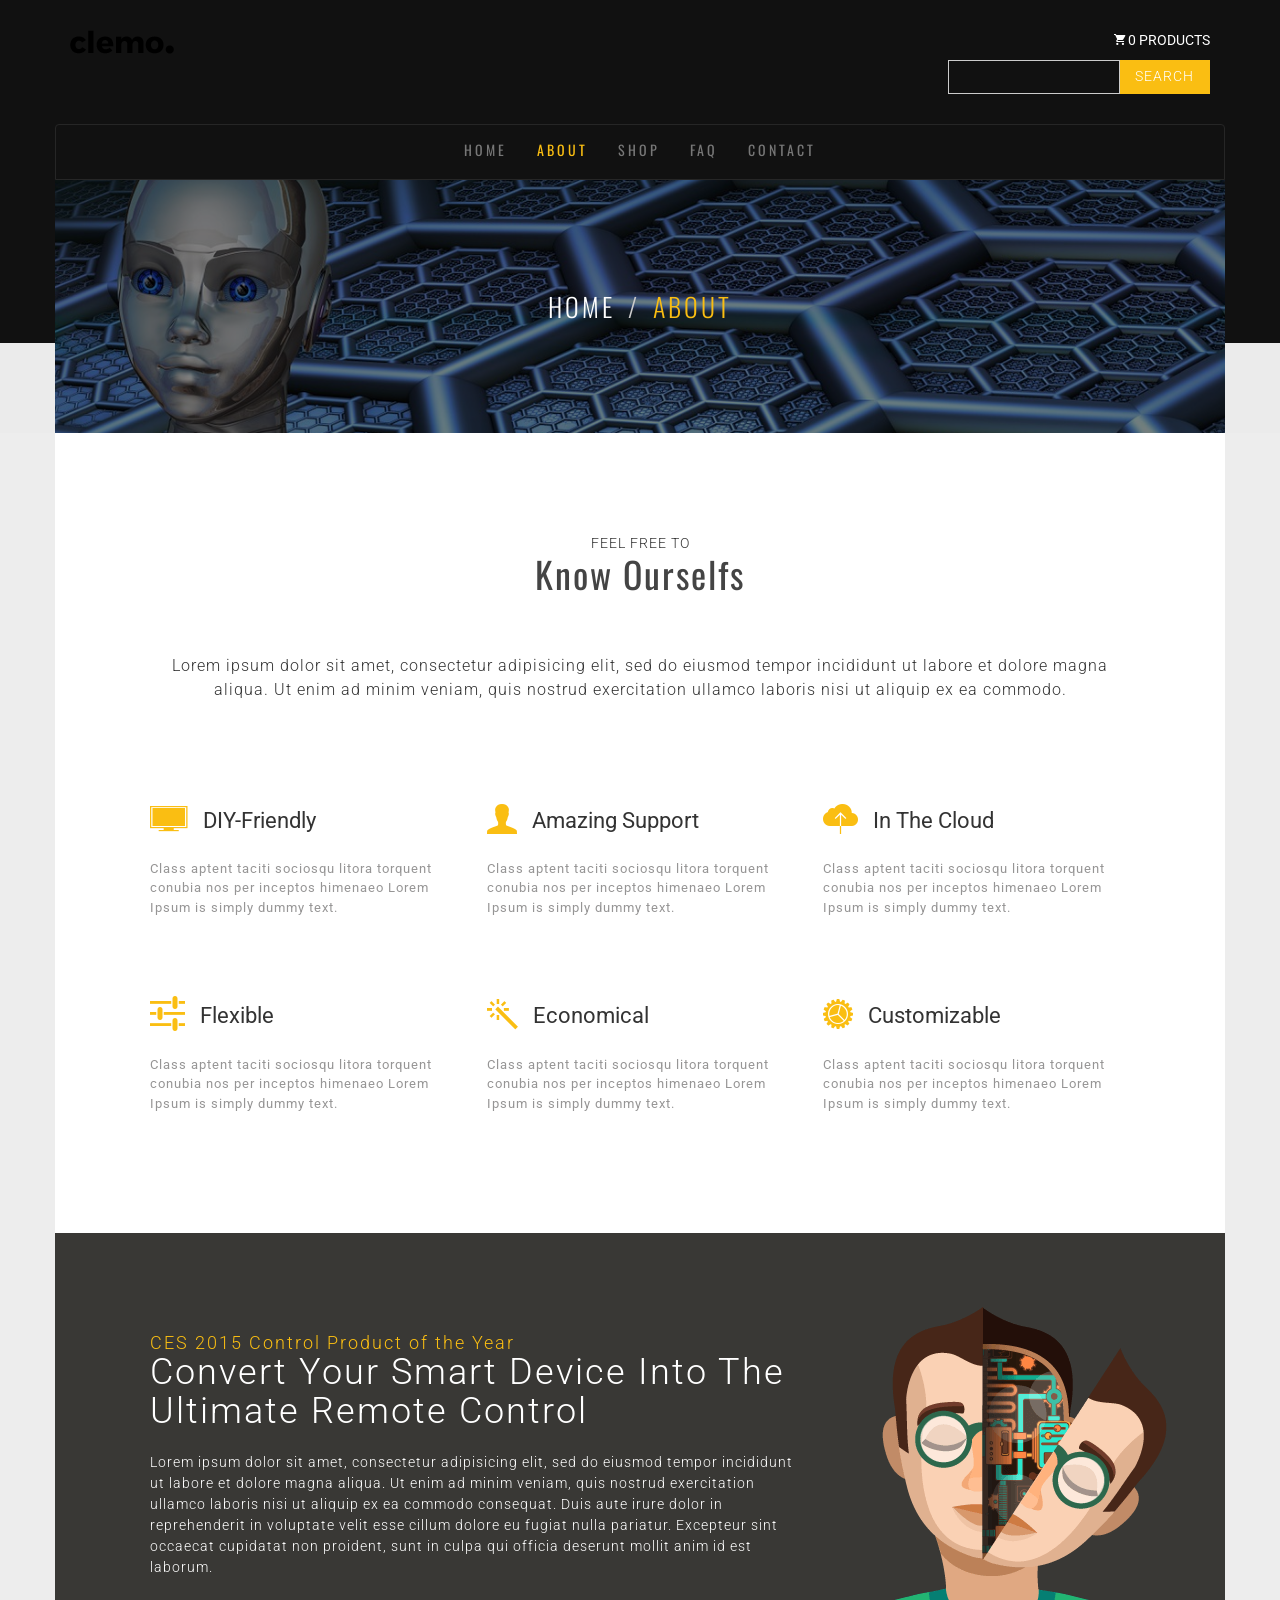
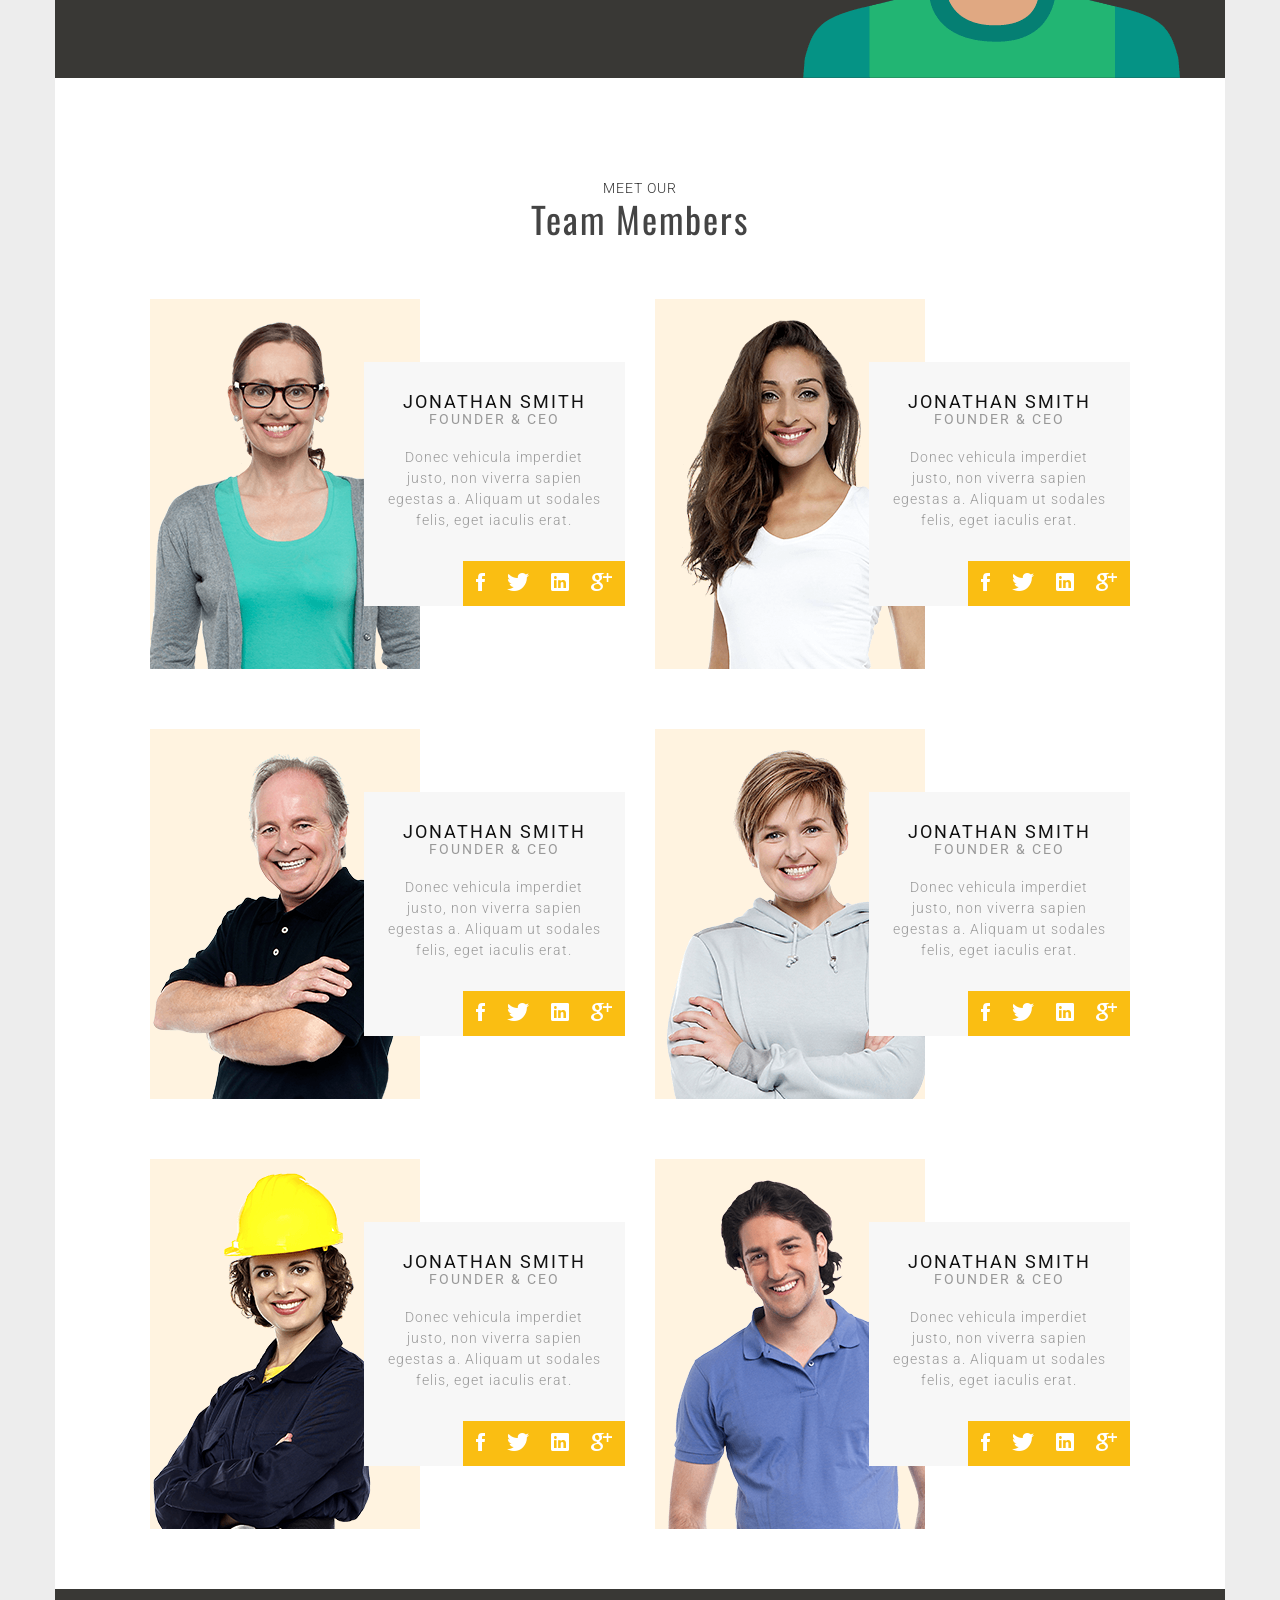
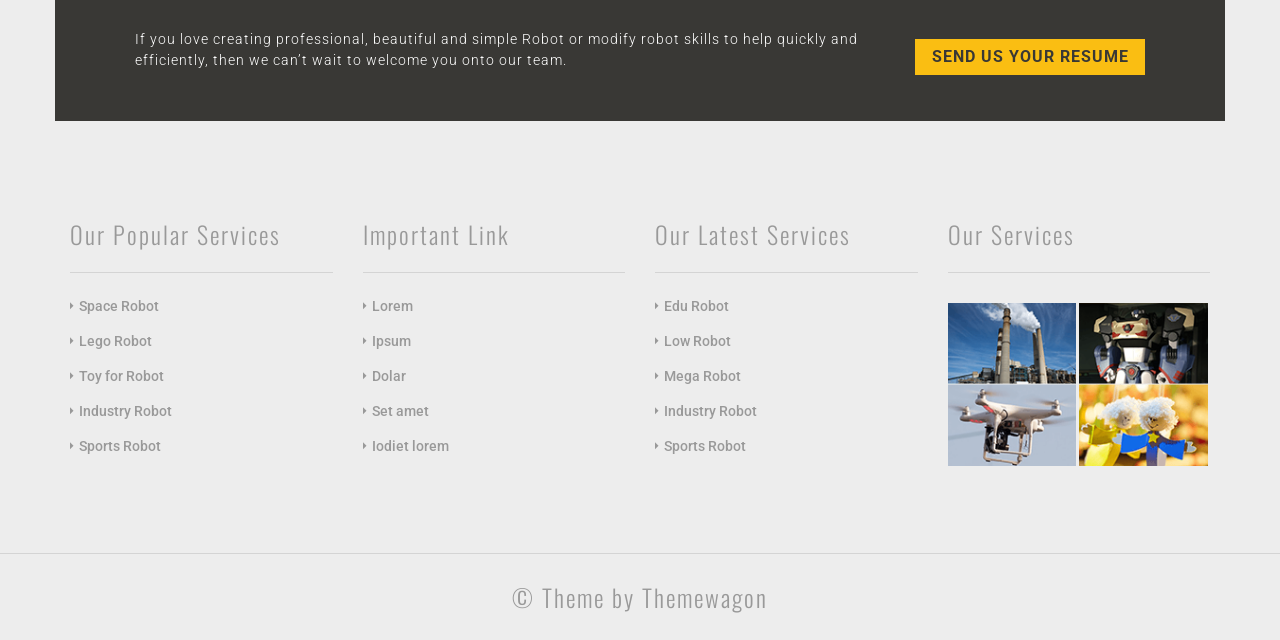
<file: about.html>
<!DOCTYPE html>
<html lang="en">
    <head>
        <meta charset="utf-8">
        <meta http-equiv="X-UA-Compatible" content="IE=edge">
        <meta name="viewport" content="width=device-width, initial-scale=1">

        <title>Robot | About</title>

        <!-- CSS -->

        <!-- google fonts -->
        <link href='https://fonts.googleapis.com/css?family=Roboto:400,300,500,700' rel='stylesheet' type='text/css'>
        <link href='https://fonts.googleapis.com/css?family=Oswald:400,300,700' rel='stylesheet' type='text/css'>

        <!-- files -->
        <link href="assets/css/bootstrap.min.css" rel="stylesheet">
        <link href="assets/css/magnific-popup.css" rel="stylesheet">
        <link href="assets/css/owl.carousel.css" rel="stylesheet">
        <link href="assets/css/owl.carousel.theme.min.css" rel="stylesheet">
        <link href="assets/css/ionicons.css" rel="stylesheet">
        <link href="assets/css/main.css" rel="stylesheet">

        <!--[if lt IE 9]>
          <script src="https://oss.maxcdn.com/html5shiv/3.7.2/html5shiv.min.js"></script>
          <script src="https://oss.maxcdn.com/respond/1.4.2/respond.min.js"></script>
        <![endif]-->
    </head>
    <body>

    <!-- Site Header -->
        <div class="site-header-bg">
            <div class="container">
                <div class="row">
                    <div class="col-sm-6">
                        <a href="index.html"><img src="assets/images/logo.png" alt="logo"></a>
                    </div>
                    <div class="col-sm-3 col-sm-offset-3 text-right">
                        <span class="ion-android-cart"></span> 0 products
                        <form>
                            <div class="input-group">
                                <input type="text" class="form-control" placeholder="">
                                <span class="input-group-btn">
                                    <button class="btn btn-default btn-robot" type="button">Search</button>
                                </span>
                            </div><!-- /input-group -->
                        </form>
                    </div>
                </div>
            </div>
        </div>
        
    <!-- Header -->

        <section id="header" class="main-header about-header inner-header">
            <div class="container">

                <div class="row">
                    <nav class="navbar navbar-default">
                        <div class="navbar-header">
                            <button type="button" class="navbar-toggle collapsed" data-toggle="collapse" data-target="#site-nav-bar" aria-expanded="false">
                                <span class="sr-only">Toggle navigation</span>
                                <span class="icon-bar"></span>
                                <span class="icon-bar"></span>
                                <span class="icon-bar"></span>
                            </button>
                        </div>

                        <div class="collapse navbar-collapse" id="site-nav-bar">
                            <ul class="nav navbar-nav">
                                <li><a href="index.html">Home</a></li>
                                <li class="active"><a href="about.html">About</a></li>
                                <li><a href="shop.html">Shop</a></li>
                                <li><a href="faq.html">FAQ</a></li>
                                <li><a href="contact.html">Contact</a></li>
                            </ul>
                        </div><!-- /.navbar-collapse -->
                    </nav>
                </div>
                
                <div class="intro row">
                    <div class="overlay"></div>
                    <div class="col-sm-12">
                        <ol class="breadcrumb">
                            <li><a href="index.html">Home</a></li>
                            <li class="active">About</li>
                        </ol>
                    </div>
                </div> <!-- /.intro.row -->
            </div> <!-- /.container -->
            <div class="nutral"></div>
        </section> <!-- /#header -->

    <!-- About -->
        <section class="about">
            <div class="container page-bgc">
                <div class="row">
                    <div class="col-sm-12">
                        <div class="title-box">
                            <p>Feel free to</p>
                            <h2 class="title mt0">Know ourselfs</h2>
                        </div>
                    </div>
                </div>
                <div class="row">
                    <div class="boxed">
                        <div class="col-sm-12">
                            <p class="inner-p">
                                Lorem ipsum dolor sit amet, consectetur adipisicing elit, sed do eiusmod
                                tempor incididunt ut labore et dolore magna aliqua. Ut enim ad minim veniam,
                                quis nostrud exercitation ullamco laboris nisi ut aliquip ex ea commodo.
                            </p>
                        </div>
                    </div>
                </div>

            <!-- Services -->
                <div class="service">
                    <div class="row">
                        <div class="boxed">
                            <div class="col-sm-4">
                                <div class="service-box">
                                    <div class="service-title">
                                        <div class="icon">
                                            <span class="ion-ios-monitor"></span>
                                        </div>
                                         <div class="mt-10">
                                            DIY-Friendly
                                        </div>
                                    </div>
                                    <p>
                                        Class aptent taciti sociosqu litora torquent conubia nos per inceptos himenaeo Lorem Ipsum is simply dummy text.
                                    </p>
                                </div>
                            </div>
                            <div class="col-sm-4">
                                <div class="service-box">
                                    <div class="service-title">
                                        <div class="icon">
                                            <span class="ion-person"></span>
                                        </div>
                                         <div class="mt-10">
                                            Amazing support
                                        </div>
                                    </div>
                                    <p>
                                        Class aptent taciti sociosqu litora torquent conubia nos per inceptos himenaeo Lorem Ipsum is simply dummy text.
                                    </p>
                                </div>
                            </div>
                            <div class="col-sm-4">
                                <div class="service-box">
                                    <div class="service-title">
                                        <div class="icon">
                                            <span class="ion-ios-cloud-upload"></span>
                                        </div>
                                         <div>
                                            In the cloud
                                        </div>
                                    </div>
                                    <p>
                                        Class aptent taciti sociosqu litora torquent conubia nos per inceptos himenaeo Lorem Ipsum is simply dummy text.
                                    </p>
                                </div>
                            </div>
                            <div class="col-sm-4">
                                <div class="service-box">
                                    <div class="service-title">
                                        <div class="icon">
                                            <span class="ion-android-options"></span>
                                        </div>
                                         <div class="mt-10">
                                            Flexible
                                        </div>
                                    </div>
                                    <p>
                                        Class aptent taciti sociosqu litora torquent conubia nos per inceptos himenaeo Lorem Ipsum is simply dummy text.
                                    </p>
                                </div>
                            </div>
                            <div class="col-sm-4">
                                <div class="service-box">
                                    <div class="service-title">
                                        <div class="icon">
                                            <span class="ion-ios-color-wand"></span>
                                        </div>
                                         <div class="mt-10">
                                            Economical
                                        </div>
                                    </div>
                                    <p>
                                        Class aptent taciti sociosqu litora torquent conubia nos per inceptos himenaeo Lorem Ipsum is simply dummy text.
                                    </p>
                                </div>
                            </div>
                            <div class="col-sm-4">
                                <div class="service-box">
                                    <div class="service-title">
                                        <div class="icon">
                                            <span class="ion-ios-cog"></span>
                                        </div>
                                         <div class="mt-10">
                                            Customizable
                                        </div>
                                    </div>
                                    <p>
                                        Class aptent taciti sociosqu litora torquent conubia nos per inceptos himenaeo Lorem Ipsum is simply dummy text.
                                    </p>
                                </div>
                            </div>
                        </div>
                    </div>
                </div>

            <!-- Machine Man -->
                <div class="machine-man">
                    <div class="row">
                        <div class="boxed">
                            <div class="col-sm-8">
                                <h4 class="m-s-title">CES 2015 Control Product of the Year</h4>
                                <h1 class="m-p-title">Convert your smart device into the ultimate remote control</h1>
                                <p>
                                    Lorem ipsum dolor sit amet, consectetur adipisicing elit, sed do eiusmod
                                    tempor incididunt ut labore et dolore magna aliqua. Ut enim ad minim veniam,
                                    quis nostrud exercitation ullamco laboris nisi ut aliquip ex ea commodo
                                    consequat. Duis aute irure dolor in reprehenderit in voluptate velit esse
                                    cillum dolore eu fugiat nulla pariatur. Excepteur sint occaecat cupidatat non
                                    proident, sunt in culpa qui officia deserunt mollit anim id est laborum.
                                </p>
                            </div>
                        </div>
                    </div>
                </div>

            <!-- Team -->
                <div class="team">
                    <div class="row">
                        <div class="boxed">
                            <div class="col-sm-12">
                                <div class="title-box">
                                    <p>Meet our</p>
                                    <h2 class="title mt0">Team Members</h2>
                                </div>
                            </div>
                            <div class="col-sm-6">
                                <div class="team-box">
                                    <div class="team-img">
                                        <img class="team-img img-responsive" src="assets/images/team-1.png" alt="team">
                                    </div>
                                    <div class="team-img-detail">
                                        <h4 class="member-name">Jonathan Smith</h4>
                                        <h5 class="member-id">Founder &amp; CEO</h5>
                                        <p>
                                            Donec vehicula imperdiet justo, non viverra sapien egestas a. Aliquam ut sodales felis, eget iaculis erat.
                                        </p>
                                        <div class="social">
                                            <a href="#"><i class="ion-social-facebook"></i></a>
                                            <a href="#"><i class="ion-social-twitter"></i></a>
                                            <a href="#"><i class="ion-social-linkedin"></i></a>
                                            <a href="#"><i class="ion-social-googleplus"></i></a>
                                        </div>
                                    </div>
                                </div>
                            </div>
                            <div class="col-sm-6">
                                <div class="team-box">
                                    <div class="team-img">
                                        <img class="team-img img-responsive" src="assets/images/team-2.png" alt="team">
                                    </div>
                                    <div class="team-img-detail">
                                        <h4 class="member-name">Jonathan Smith</h4>
                                        <h5 class="member-id">Founder &amp; CEO</h5>
                                        <p>
                                            Donec vehicula imperdiet justo, non viverra sapien egestas a. Aliquam ut sodales felis, eget iaculis erat.
                                        </p>
                                        <div class="social">
                                            <a href="#"><i class="ion-social-facebook"></i></a>
                                            <a href="#"><i class="ion-social-twitter"></i></a>
                                            <a href="#"><i class="ion-social-linkedin"></i></a>
                                            <a href="#"><i class="ion-social-googleplus"></i></a>
                                        </div>
                                    </div>
                                </div>
                            </div>
                            <div class="col-sm-6">
                                <div class="team-box">
                                    <div class="team-img">
                                        <img class="team-img img-responsive" src="assets/images/team-3.png" alt="team">
                                    </div>
                                    <div class="team-img-detail">
                                        <h4 class="member-name">Jonathan Smith</h4>
                                        <h5 class="member-id">Founder &amp; CEO</h5>
                                        <p>
                                            Donec vehicula imperdiet justo, non viverra sapien egestas a. Aliquam ut sodales felis, eget iaculis erat.
                                        </p>
                                        <div class="social">
                                            <a href="#"><i class="ion-social-facebook"></i></a>
                                            <a href="#"><i class="ion-social-twitter"></i></a>
                                            <a href="#"><i class="ion-social-linkedin"></i></a>
                                            <a href="#"><i class="ion-social-googleplus"></i></a>
                                        </div>
                                    </div>
                                </div>
                            </div>
                            <div class="col-sm-6">
                                <div class="team-box">
                                    <div class="team-img">
                                        <img class="team-img img-responsive" src="assets/images/team-4.png" alt="team">
                                    </div>
                                    <div class="team-img-detail">
                                        <h4 class="member-name">Jonathan Smith</h4>
                                        <h5 class="member-id">Founder &amp; CEO</h5>
                                        <p>
                                            Donec vehicula imperdiet justo, non viverra sapien egestas a. Aliquam ut sodales felis, eget iaculis erat.
                                        </p>
                                        <div class="social">
                                            <a href="#"><i class="ion-social-facebook"></i></a>
                                            <a href="#"><i class="ion-social-twitter"></i></a>
                                            <a href="#"><i class="ion-social-linkedin"></i></a>
                                            <a href="#"><i class="ion-social-googleplus"></i></a>
                                        </div>
                                    </div>
                                </div>
                            </div>
                            <div class="col-sm-6">
                                <div class="team-box">
                                    <div class="team-img">
                                        <img class="team-img img-responsive" src="assets/images/team-5.png" alt="team">
                                    </div>
                                    <div class="team-img-detail">
                                        <h4 class="member-name">Jonathan Smith</h4>
                                        <h5 class="member-id">Founder &amp; CEO</h5>
                                        <p>
                                            Donec vehicula imperdiet justo, non viverra sapien egestas a. Aliquam ut sodales felis, eget iaculis erat.
                                        </p>
                                        <div class="social">
                                            <a href="#"><i class="ion-social-facebook"></i></a>
                                            <a href="#"><i class="ion-social-twitter"></i></a>
                                            <a href="#"><i class="ion-social-linkedin"></i></a>
                                            <a href="#"><i class="ion-social-googleplus"></i></a>
                                        </div>
                                    </div>
                                </div>
                            </div>
                            <div class="col-sm-6">
                                <div class="team-box">
                                    <div class="team-img">
                                        <img class="team-img img-responsive" src="assets/images/team-6.png" alt="team">
                                    </div>
                                    <div class="team-img-detail">
                                        <h4 class="member-name">Jonathan Smith</h4>
                                        <h5 class="member-id">Founder &amp; CEO</h5>
                                        <p>
                                            Donec vehicula imperdiet justo, non viverra sapien egestas a. Aliquam ut sodales felis, eget iaculis erat.
                                        </p>
                                        <div class="social">
                                            <a href="#"><i class="ion-social-facebook"></i></a>
                                            <a href="#"><i class="ion-social-twitter"></i></a>
                                            <a href="#"><i class="ion-social-linkedin"></i></a>
                                            <a href="#"><i class="ion-social-googleplus"></i></a>
                                        </div>
                                    </div>
                                </div>
                            </div>
                        </div>
                    </div>
                </div>

            <!-- CTA -->
                <div class="cta">
                    <div class="row">
                        <div class="boxed">
                            <div class="col-sm-9">
                                <p>
                                    If you love creating professional, beautiful and simple Robot or modify robot skills to help quickly and efficiently, then we can’t wait to welcome you onto our team.
                                </p>
                            </div>
                            <div class="col-sm-3">
                                <a class="btn btn-robot btn-block" href="#">Send us your resume</a>
                            </div>
                        </div>
                    </div>
                </div>

            </div>
        </section>

    <!-- Footer -->
        <section id="footer-widget" class="footer-widget">
            <div class="container header-bg">
                <div class="row">
                    <div class="col-sm-3">
                        <h3>Our Popular Services</h3>
                        <ul>
                            <li><a href="#">Space Robot</a></li>
                            <li><a href="#">Lego Robot</a></li>
                            <li><a href="#">Toy for Robot</a></li>
                            <li><a href="#">Industry Robot</a></li>
                            <li><a href="#">Sports Robot</a></li>
                        </ul>
                    </div>
                    <div class="col-sm-3">
                        <h3>Important Link</h3>
                        <ul>
                            <li><a href="#">Lorem</a></li>
                            <li><a href="#">Ipsum</a></li>
                            <li><a href="#">Dolar</a></li>
                            <li><a href="#">Set amet</a></li>
                            <li><a href="#">Iodiet lorem</a></li>
                        </ul>
                    </div>
                    <div class="col-sm-3">
                        <h3>Our Latest Services</h3>
                        <ul>
                            <li><a href="#">Edu Robot</a></li>
                            <li><a href="#">Low Robot</a></li>
                            <li><a href="#">Mega Robot</a></li>
                            <li><a href="#">Industry Robot</a></li>
                            <li><a href="#">Sports Robot</a></li>
                        </ul>
                    </div>
                    <div class="col-sm-3">
                        <h3>Our Services</h3>
                        <div class="widget-img-box">
                            <a class="test-popup-link" href="assets/images/widget-big-1.png">
                                <img class="widget-img" src="assets/images/widget-1.png" alt="widget">
                            </a>
                            <a class="test-popup-link" href="assets/images/widget-big-2.png">
                                <img class="widget-img" src="assets/images/widget-2.png" alt="widget">
                            </a>
                            <a class="test-popup-link" href="assets/images/widget-big-3.png">
                                <img class="widget-img" src="assets/images/widget-3.png" alt="widget">
                            </a>
                            <a class="test-popup-link" href="assets/images/widget-big-4.png">
                                <img class="widget-img" src="assets/images/widget-4.png" alt="widget">
                            </a>
                        </div>
                    </div>
                </div>
            </div>
        </section>
        <footer class="footer text-center">
            <h3>&copy; Theme by <a href="https://themewagon.com/">Themewagon</a></h3>
        </footer>

    <!-- Scripts -->
        <script src="assets/js/jquery-1.12.3.min.js"></script>
        <script src="assets/js/bootstrap.min.js"></script>
        <script src="assets/js/jquery.magnific-popup.min.js"></script>
        <script src="assets/js/owl.carousel.min.js"></script>
        <script src="assets/js/script.js"></script>

    </body>
</html>
</file>
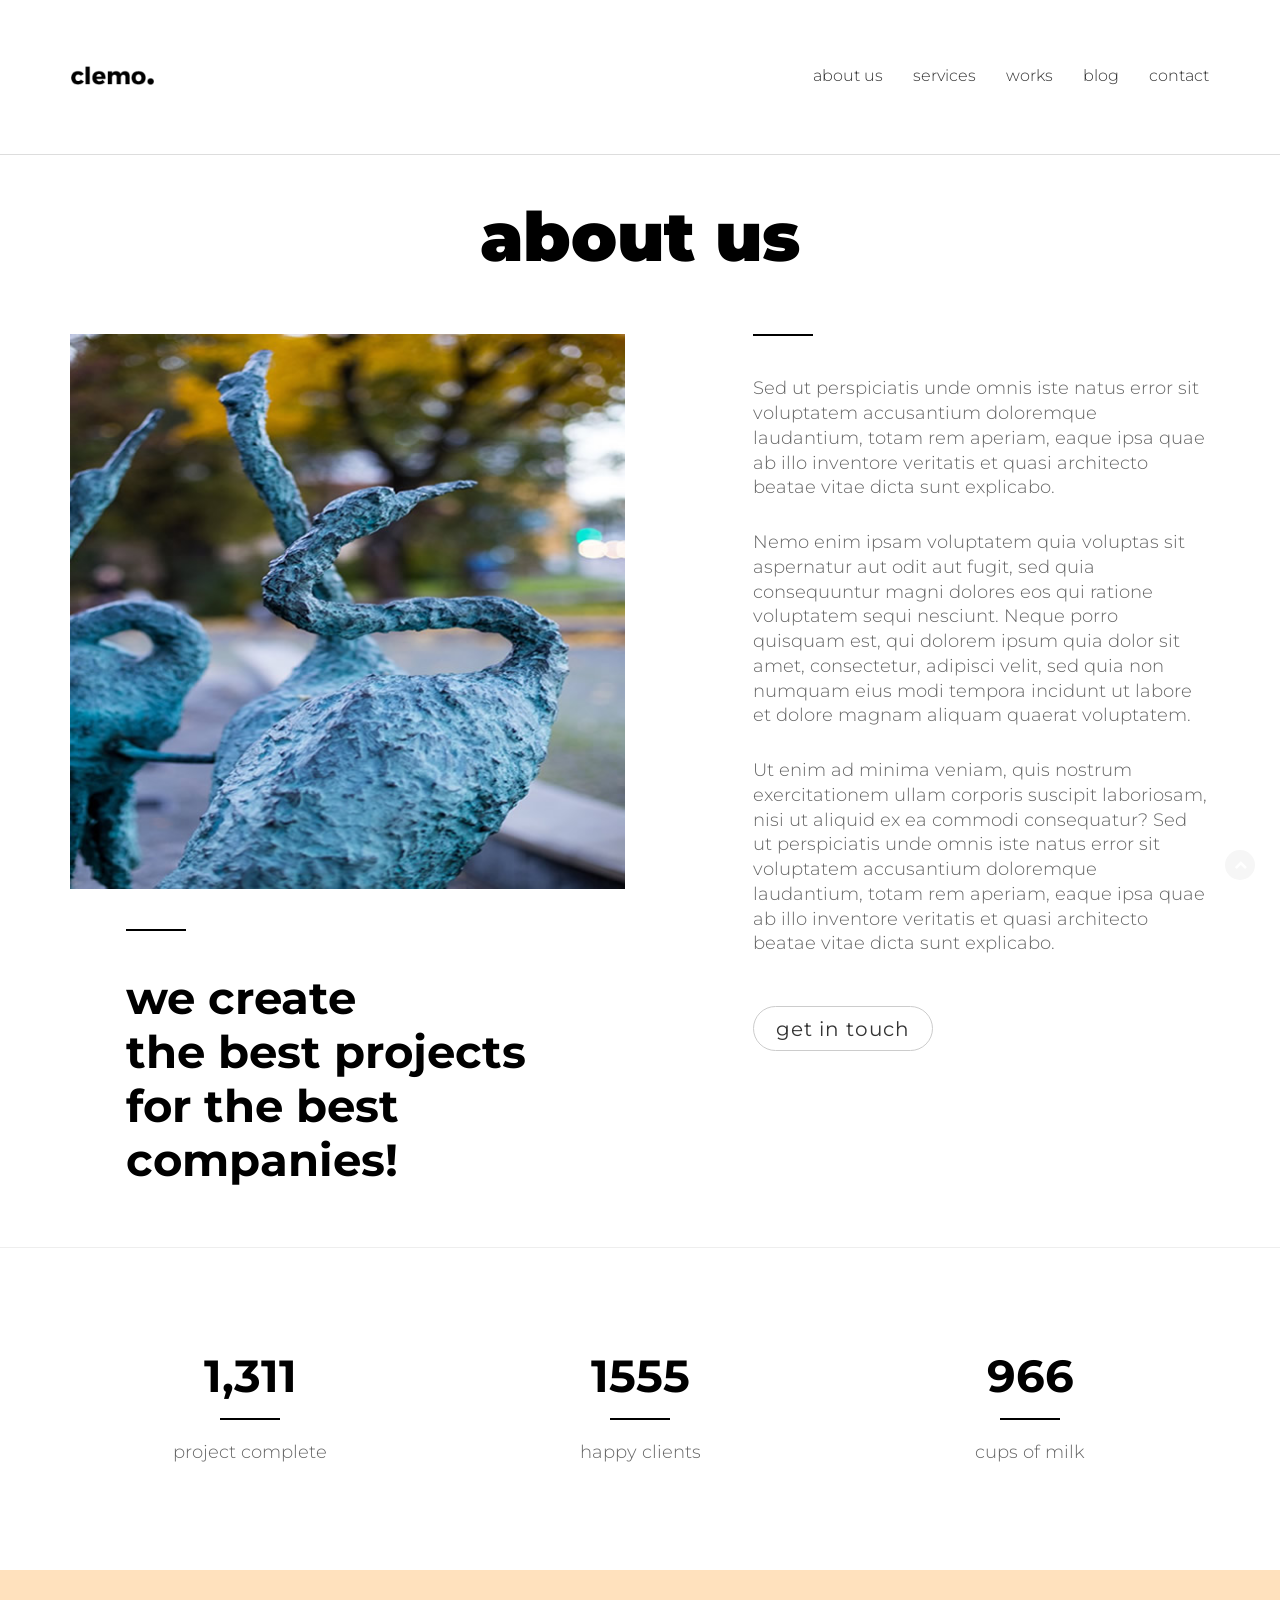
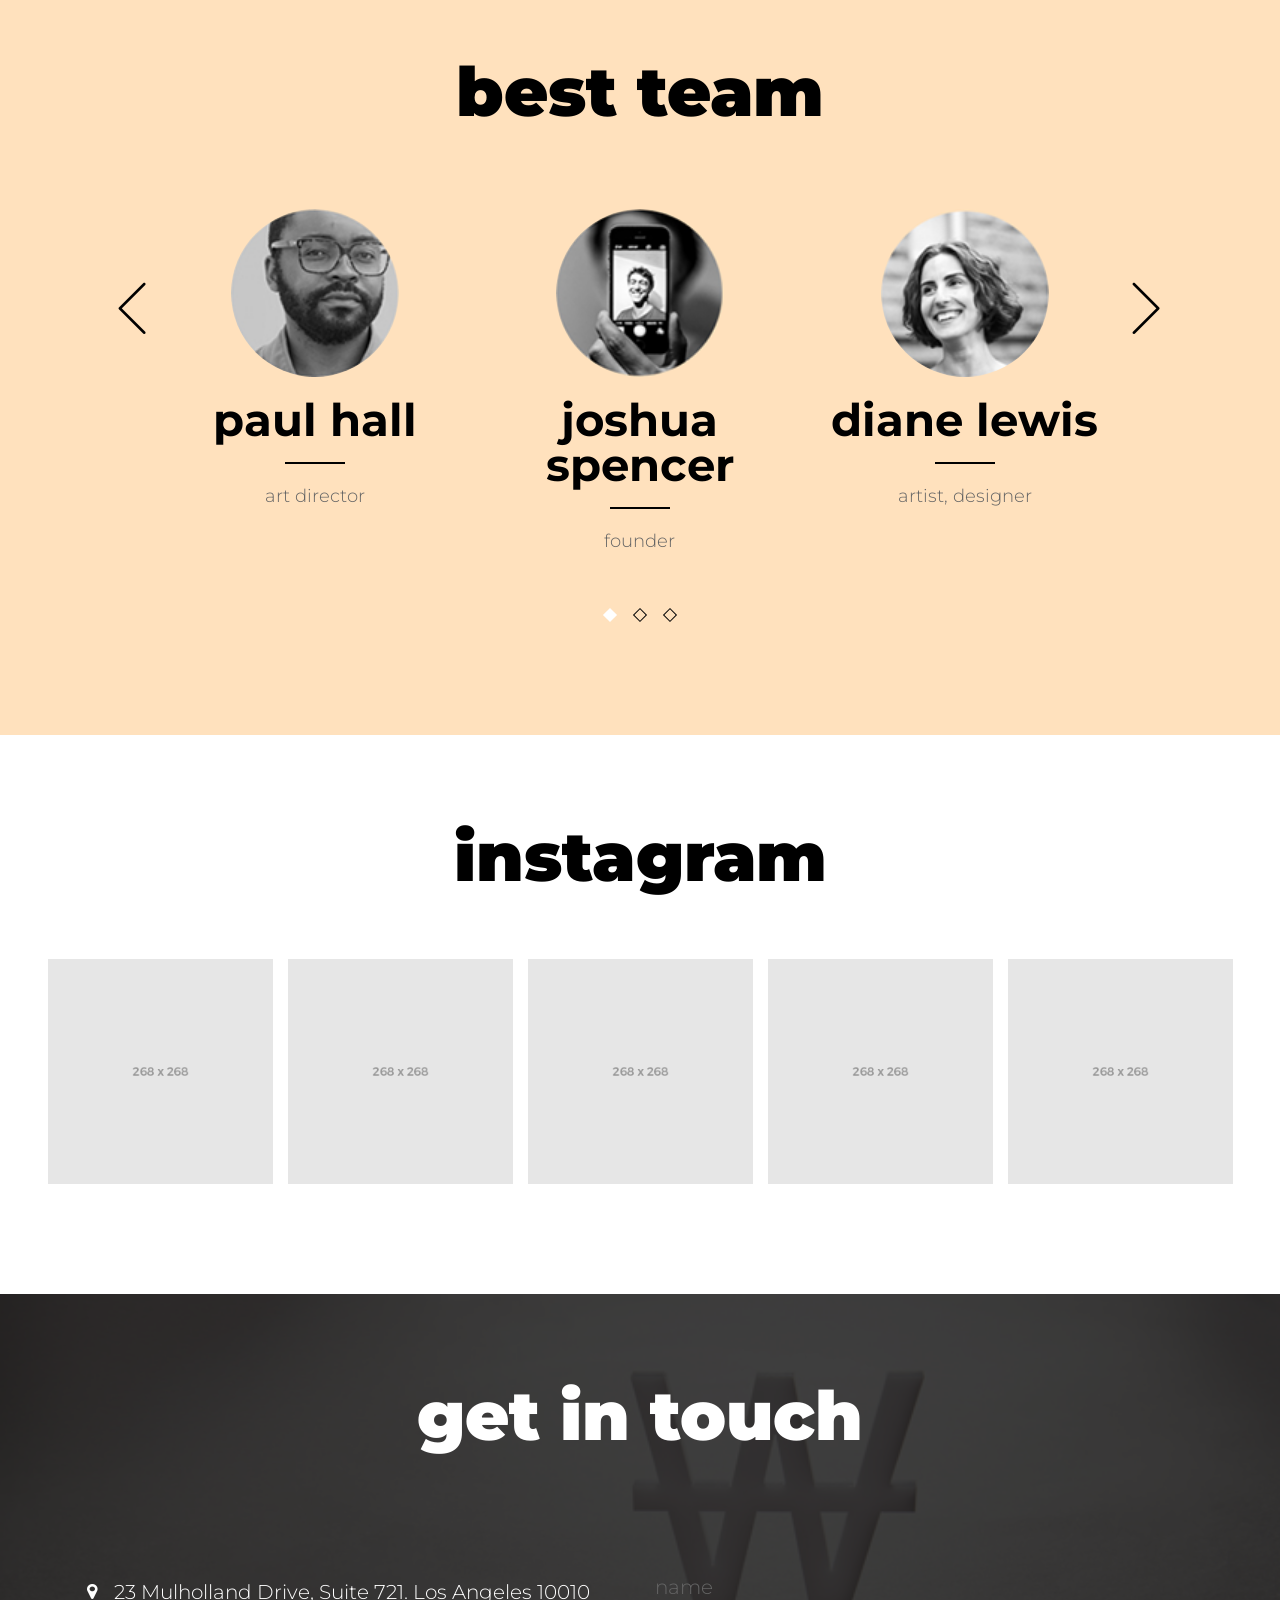
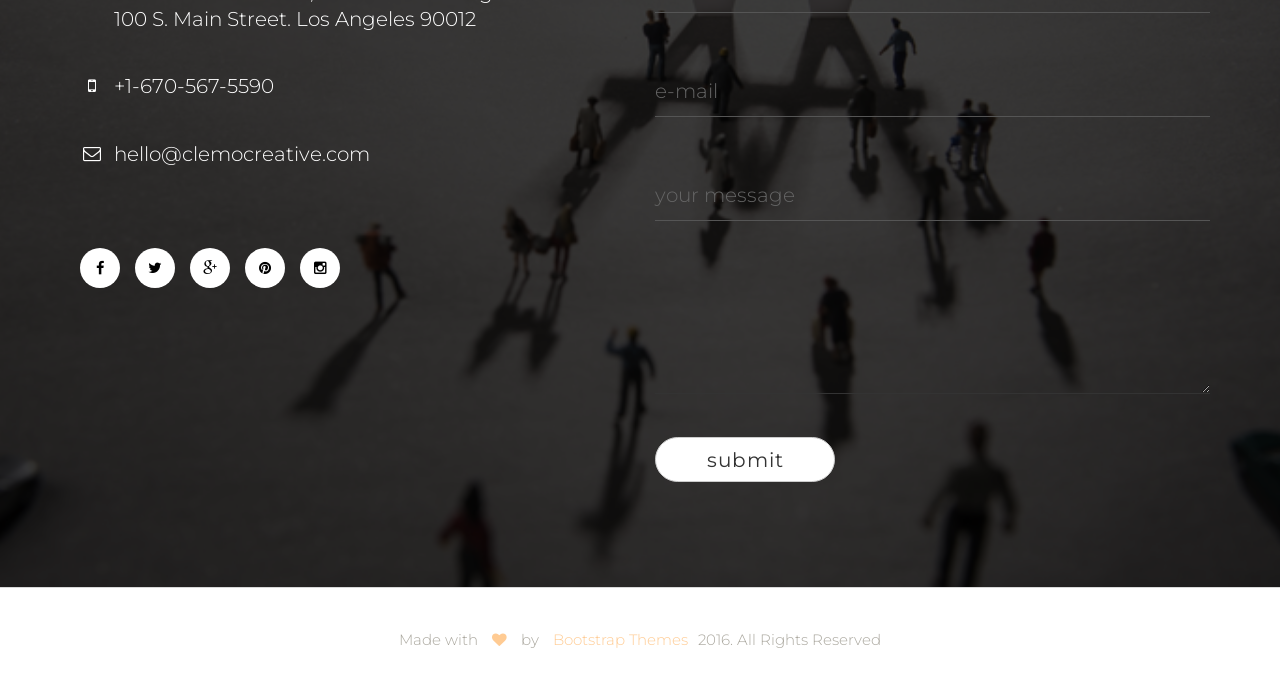
<file: aboutus.html>
<!doctype html>
<!--[if lt IE 7]>      <html class="no-js lt-ie9 lt-ie8 lt-ie7" lang=""> <![endif]-->
<!--[if IE 7]>         <html class="no-js lt-ie9 lt-ie8" lang=""> <![endif]-->
<!--[if IE 8]>         <html class="no-js lt-ie9" lang=""> <![endif]-->
<!--[if gt IE 8]><!--> <html class="no-js" lang=""> <!--<![endif]-->
    <head>
        <meta charset="utf-8">
        <meta http-equiv="X-UA-Compatible" content="IE=edge,chrome=1">
        <title>Clemo – Free HTML5 Multipurpose Portfolio Page Template</title>
        <meta name="description" content="">
        <meta name="viewport" content="width=device-width, initial-scale=1">
        <link rel="apple-touch-icon" href="apple-touch-icon.png">

        <!--Google fonts links-->
        <link href="https://fonts.googleapis.com/css?family=Montserrat:400,700" rel="stylesheet">


        <link rel="stylesheet" href="assets/css/fonticons.css">
        <link rel="stylesheet" href="assets/css/slider-pro.css">
        <!--<link rel="stylesheet" href="assets/css/stylesheet.css">-->
        <link rel="stylesheet" href="assets/css/font-awesome.min.css">
        <link rel="stylesheet" href="assets/css/bootstrap.min.css">


        <!--For Plugins external css-->
        <link rel="stylesheet" href="assets/css/plugins.css" />

        <!--Theme custom css -->
        <link rel="stylesheet" href="assets/css/style.css">

        <!--Theme Responsive css-->
        <link rel="stylesheet" href="assets/css/responsive.css" />

        <script src="assets/js/vendor/modernizr-2.8.3-respond-1.4.2.min.js"></script>
    </head>
    <body data-spy="scroll" data-target=".navbar-collapse">
        <!--[if lt IE 8]>
            <p class="browserupgrade">You are using an <strong>outdated</strong> browser. Please <a href="http://browsehappy.com/">upgrade your browser</a> to improve your experience.</p>
        <![endif]-->
        <div class='preloader'><div class='loaded'>&nbsp;</div></div>
        <header id="main_menu" class="header navbar-fixed-top">            
            <div class="main_menu_bg">
                <div class="container">
                    <div class="row">
                        <div class="nave_menu">
                            <nav class="navbar navbar-default" id="navmenu">
                                <div class="container-fluid">
                                    <!-- Brand and toggle get grouped for better mobile display -->
                                    <div class="navbar-header">
                                        <button type="button" class="navbar-toggle collapsed" data-toggle="collapse" data-target="#bs-example-navbar-collapse-1" aria-expanded="false">
                                            <span class="sr-only">Toggle navigation</span>
                                            <span class="icon-bar"></span>
                                            <span class="icon-bar"></span>
                                            <span class="icon-bar"></span>
                                        </button>
                                        <a class="navbar-brand" href="index.html">
                                            <img src="assets/images/logo.png"/>
                                        </a>
                                    </div>

                                    <!-- Collect the nav links, forms, and other content for toggling -->



                                    <div class="collapse navbar-collapse" id="bs-example-navbar-collapse-1">
                                        <ul class="nav navbar-nav navbar-right">
                                            <li><a href="aboutus.html">about us</a></li>
                                            <li class="dropdown"><a href="#" class="dropdown-toggle" data-toggle="dropdown" role="button" aria-haspopup="true">services</a>
                                                <ul class="dropdown-menu">
                                                    <li><a href="service.html">service page</a></li>
                                                    <li><a href="service1.html">service page two</a></li>
                                                </ul>
                                            </li>
                                            <li class="dropdown"><a href="#" class="dropdown-toggle" data-toggle="dropdown" role="button" aria-haspopup="true">works</a>
                                                <ul class="dropdown-menu">
                                                    <li><a href="work.html">work page</a></li>
                                                    <li><a href="work1.html">work page Two</a></li>
                                                </ul>
                                            </li>
                                            <li class="dropdown"><a href="#" class="dropdown-toggle" data-toggle="dropdown" role="button" aria-haspopup="true">blog</a>
                                                <ul class="dropdown-menu">
                                                    <li><a href="blog.html">blog page</a></li>
                                                    <li><a href="bloginner.html">singleblog page</a></li>
                                                </ul>
                                            </li>
                                            <li><a href="contact.html">contact</a></li>
                                        </ul>    
                                    </div>

                                </div>
                            </nav>
                        </div>	
                    </div>

                </div>

            </div>
        </header> <!--End of header -->



        <!-- About Section -->
        <section id="aboutus" class="aboutus margin-top-120">
            <div class="container">
                <div class="row">
                    <div class="col-sm-12">
                        <div class="head_title text-center margin-top-80">
                            <h1>about us</h1>
                        </div><!-- End of head title -->

                        <div class="main_about_area"> 
                            <div class="row">

                                <div class="col-sm-6">
                                    <div class="signle_about_left">
                                        <img src="assets/images/service3.jpg" alt="" />
                                        <div class="single_about_left_text">
                                            <div class="separator2"></div>
                                            <h4>we create <br />
                                                the best projects<br />
                                                for the best<br />
                                                companies!</h4>
                                        </div>
                                    </div>


                                </div>

                                <div class="col-sm-5 col-sm-push-1">
                                    <div class="single_about">
                                        <div class="separator2"></div>
                                        <p>Sed ut perspiciatis unde omnis iste natus error sit voluptatem accusantium doloremque laudantium, totam rem aperiam, 
                                            eaque ipsa quae ab illo inventore veritatis et quasi architecto beatae vitae dicta sunt explicabo. </p>

                                        <p>Nemo enim ipsam voluptatem quia voluptas sit aspernatur aut odit aut fugit, sed quia consequuntur magni dolores eos qui ratione voluptatem sequi nesciunt. Neque porro quisquam est, qui dolorem ipsum quia dolor sit amet, consectetur, adipisci velit, 
                                            sed quia non numquam eius modi tempora incidunt ut labore et dolore magnam aliquam quaerat voluptatem.</p>

                                        <p>Ut enim ad minima veniam, quis nostrum exercitationem ullam corporis suscipit laboriosam, nisi ut aliquid ex ea commodi consequatur? Sed ut perspiciatis unde omnis iste natus error sit voluptatem accusantium doloremque laudantium, 
                                            totam rem aperiam, eaque ipsa quae ab illo inventore veritatis et quasi architecto beatae vitae dicta sunt explicabo. </p>

                                        <a href="" class="btn btn-default">get in touch</a>
                                    </div>
                                </div>

                            </div>
                        </div>
                    </div><!-- End of col-sm-12 -->
                </div><!-- End of row -->
            </div><!-- End of Container -->
            <hr />
        </section><!-- End of about Section -->



        <!-- counter Seection -->
        <section id="counter" class="counter">
            <div class="container">
                <div class="row">
                    <div class="col-sm-12">
                        <div class="main_counter sections text-center">
                            <div class="row">
                                <div class="col-sm-4 col-xs-12">
                                    <div class="single_counter_right">
                                        <h4 class="statistic-counter">3,800</h4>
                                        <div class="separator"></div>
                                        <p>project complete</p>
                                    </div>
                                </div><!-- End of col-sm-4 -->

                                <div class="col-sm-4 col-xs-12">
                                    <div class="single_counter_right">
                                        <h4 class="statistic-counter">4510</h4>
                                        <div class="separator"></div>
                                        <p>happy clients</p>
                                    </div>
                                </div><!-- End of col-sm-4 -->

                                <div class="col-sm-4 col-xs-12">
                                    <div class="single_counter_right">
                                        <h4 class="statistic-counter">2,800</h4>
                                        <div class="separator"></div>
                                        <p>cups of milk</p>
                                    </div>
                                </div><!-- End of col-sm-4 -->

                            </div><!-- End of row -->
                        </div>
                    </div><!-- End of col-sm-12 -->
                </div><!-- End of row -->
            </div><!-- End of Container -->
        </section><!-- End of counter Section -->



        <!-- Team Section -->
        <section id="team" class="team colorsbg sections">
            <div class="container">
                <div class="row">
                    <div class="main_team_area">
                        <div class="head_title text-center">
                            <h1>best team</h1>
                        </div><!-- End of head title -->
                        <div class="main_team text-center">
                            <div class="single_team">
                                <div class="col-sm-10 col-sm-offset-1">
                                    <div class="row">
                                        <div class="col-sm-4">
                                            <div class="team">
                                                <img class="img-circle" src="assets/images/team1.jpg" alt="" />
                                                <h4>paul hall</h4>
                                                <div class="separator"></div>
                                                <p>art director</p>
                                            </div>
                                        </div><!-- End of col-sm-4 -->  
                                        <div class="col-sm-4">
                                            <div class="team">
                                                <img class="img-circle" src="assets/images/team2.jpg" alt="" />
                                                <h4>joshua spencer</h4>
                                                <div class="separator"></div>
                                                <p>founder</p>
                                            </div>
                                        </div> <!-- End of col-sm-4 --> 
                                        <div class="col-sm-4">
                                            <div class="team">
                                                <img class="img-circle" src="assets/images/team3.jpg" alt="" />
                                                <h4>diane lewis</h4>
                                                <div class="separator"></div>
                                                <p>artist, designer</p>
                                            </div>
                                        </div> <!-- End of col-sm-4 --> 
                                    </div>
                                </div><!-- End of col-sm-10 -->
                            </div>
                            <div class="single_team">
                                <div class="col-sm-10 col-sm-offset-1">
                                    <div class="row">
                                        <div class="col-sm-4">
                                            <div class="team">
                                                <img class="img-circle" src="assets/images/team1.jpg" alt="" />
                                                <h4>paul hall</h4>
                                                <div class="separator"></div>
                                                <p>art director</p>
                                            </div>
                                        </div> <!-- End of col-sm-4 --> 
                                        <div class="col-sm-4">
                                            <div class="team">
                                                <img class="img-circle" src="assets/images/team1.jpg" alt="" />
                                                <h4>joshua spencer</h4>
                                                <div class="separator"></div>
                                                <p>founder</p>
                                            </div>
                                        </div> <!-- End of col-sm-4 --> 
                                        <div class="col-sm-4">
                                            <div class="team">
                                                <img class="img-circle" src="assets/images/team1.jpg" alt="" />
                                                <h4>diane lewis</h4>
                                                <div class="separator"></div>
                                                <p>artist, designer</p>
                                            </div>
                                        </div> <!-- End of col-sm-4 --> 
                                    </div>
                                </div><!-- End of col-sm-10 -->
                            </div>
                            <div class="single_team">
                                <div class="col-sm-10 col-sm-offset-1">
                                    <div class="row">
                                        <div class="col-sm-4">
                                            <div class="team">
                                                <img class="img-circle" src="assets/images/team1.jpg" alt="" />
                                                <h4>paul hall</h4>
                                                <div class="separator"></div>
                                                <p>art director</p>
                                            </div>
                                        </div>  <!-- End of col-sm-4 -->
                                        <div class="col-sm-4">
                                            <div class="team">
                                                <img class="img-circle" src="assets/images/team1.jpg" alt="" />
                                                <h4>joshua spencer</h4>
                                                <div class="separator"></div>
                                                <p>founder</p>
                                            </div>
                                        </div> <!-- End of col-sm-4 --> 
                                        <div class="col-sm-4">
                                            <div class="team">
                                                <img class="img-circle" src="assets/images/team1.jpg" alt="" />
                                                <h4>diane lewis</h4>
                                                <div class="separator"></div>
                                                <p>artist, designer</p>
                                            </div>
                                        </div> <!-- End of col-sm-4 --> 
                                    </div>
                                </div><!-- End of col-sm-10 -->
                            </div>
                        </div>
                    </div>
                </div><!-- End of row -->
            </div><!-- End of Container -->
        </section><!-- End of counter Section -->


        <!-- Clients Section -->
        <section id="instagrams" class="instagrams sections">
            <div class="container-fluid">
                <div class="row">
                    <div class="col-sm-12">
                        <div class="main_instagrams_area text-center">
                            <div class="head_title">
                                <h1>instagram</h1>
                            </div><!-- End of head title -->

                            <div class="instagram-thumbnails">
                                <img class="instagram-thumbnail img-responsive" src="assets/images/insta1.png"/>
                                <img class="instagram-thumbnail img-responsive" src="assets/images/insta1.png"/>
                                <img class="instagram-thumbnail img-responsive" src="assets/images/insta1.png"/>
                                <img class="instagram-thumbnail img-responsive" src="assets/images/insta1.png"/>
                                <img class="instagram-thumbnail img-responsive" src="assets/images/insta1.png"/>
                            </div>
                        </div>
                    </div><!-- End of col-sm-12 -->
                </div><!-- End of row -->
            </div><!-- End of Container -->
        </section><!-- End of counter Section -->

        <!-- Contact Section -->
        <section id="contact" class="contact">
            <div class="overlay"></div>
            <div class="container">
                <div class="row">
                    <div class="col-sm-12">
                        <div class="main_contact sections">
                            <div class="head_title text-center whitetext">
                                <h1>get in touch</h1>
                            </div>

                            <div class="row">
                                <div class="contact_contant">
                                    <div class="col-sm-6 col-xs-12">
                                        <div class="single_message_right_info">
                                            <ul class="whitetext">
                                                <li><i class="fa fa-map-marker"></i> <span>23 Mulholland Drive, Suite 721. Los Angeles 10010
                                                        100 S. Main Street. Los Angeles 90012</span></li>

                                                <li><i class="fa fa-mobile-phone"></i> <span>+1-670-567-5590</span></li>

                                                <li><i class="fa fa-envelope-o"></i> <span>hello@clemocreative.com</span></li>
                                            </ul>

                                            <div class="contact_socail transition margin-top-80">
                                                <a href=""><i class="fa fa-facebook img-circle"></i></a>
                                                <a href=""><i class="fa fa-twitter img-circle"></i></a>
                                                <a href=""><i class="fa fa-google-plus img-circle"></i></a>
                                                <a href=""><i class="fa fa-pinterest img-circle"></i></a>
                                                <a href=""><i class="fa fa-instagram img-circle"></i></a>
                                            </div>
                                        </div>
                                    </div><!-- End of col-sm-6 -->

                                    <div class="col-sm-6 col-xs-12">
                                        <div class="single_contant_left margin-top-60">
                                            <form action="#" id="formid">
                                                <!--<div class="col-lg-8 col-md-8 col-sm-10 col-lg-offset-2 col-md-offset-2 col-sm-offset-1">-->

                                                <div class="form-group">
                                                    <label>name</label>
                                                    <input type="text" class="form-control" name="name" required="">
                                                </div>

                                                <div class="form-group">
                                                    <label>e-mail</label>
                                                    <input type="email" class="form-control" name="email" required="">
                                                </div>

                                                <div class="form-group">
                                                    <label>your message</label>
                                                    <textarea class="form-control" name="message" rows="8"></textarea>
                                                </div>

                                                <div class="">
                                                    <input type="submit" value="submit" class="btn btn-default">
                                                </div>
                                                <!--</div>--> 
                                            </form>
                                        </div>
                                    </div>
                                </div> <!-- End of messsage contant-->
                            </div>
                        </div>
                    </div>
                </div><!-- End of row -->
            </div><!-- End of container -->
        </section><!-- End of contact Section -->




        <!-- footer section -->
        <footer id="footer" class="footer">
            <div class="container">
                <div class="main_footer">
                    <div class="row">
                        <div class="col-sm-12">
                            <div class="copyright_text text-center">
                                <p class=" wow fadeInRight" data-wow-duration="1s">Made with <i class="fa fa-heart"></i> by <a target="_blank" href="https://bootstrapthemes.co">Bootstrap Themes</a>2016. All Rights Reserved</p>
                            </div>
                        </div>
                    </div>
                </div>
            </div><!-- End of container -->
        </footer><!-- End of footer Section-->



        <!-- START SCROLL TO TOP  -->

        <div class="scrollup">
            <a href="#"><i class="fa fa-chevron-up"></i></a>
        </div>

        <script src="assets/js/vendor/jquery-1.11.2.min.js"></script>
        <script src="assets/js/vendor/bootstrap.min.js"></script>

        <script src="assets/js/jquery.easing.1.3.js"></script>
        <script src="assets/js/masonry/masonry.min.js"></script>
        <script type="text/javascript">
            $('.mixcontent').masonry();
        </script>

        <script src="assets/js/jquery.sliderPro.min.js"></script>
        <script type="text/javascript">
            $(document).ready(function ($) {
                $('#example3').sliderPro({
                    width: 960,
                    height: 200,
                    fade: true,
                    arrows: false,
                    buttons: true,
                    fullScreen: false,
                    shuffle: true,
                    smallSize: 500,
                    mediumSize: 1000,
                    largeSize: 3000,
                    thumbnailArrows: true,
                    autoplay: false,
                    thumbnailsContainerSize: 960

                });
            });
        </script>
        <script src="assets/js/plugins.js"></script>
        <script src="assets/js/main.js"></script>

    </body>
</html>
</file>
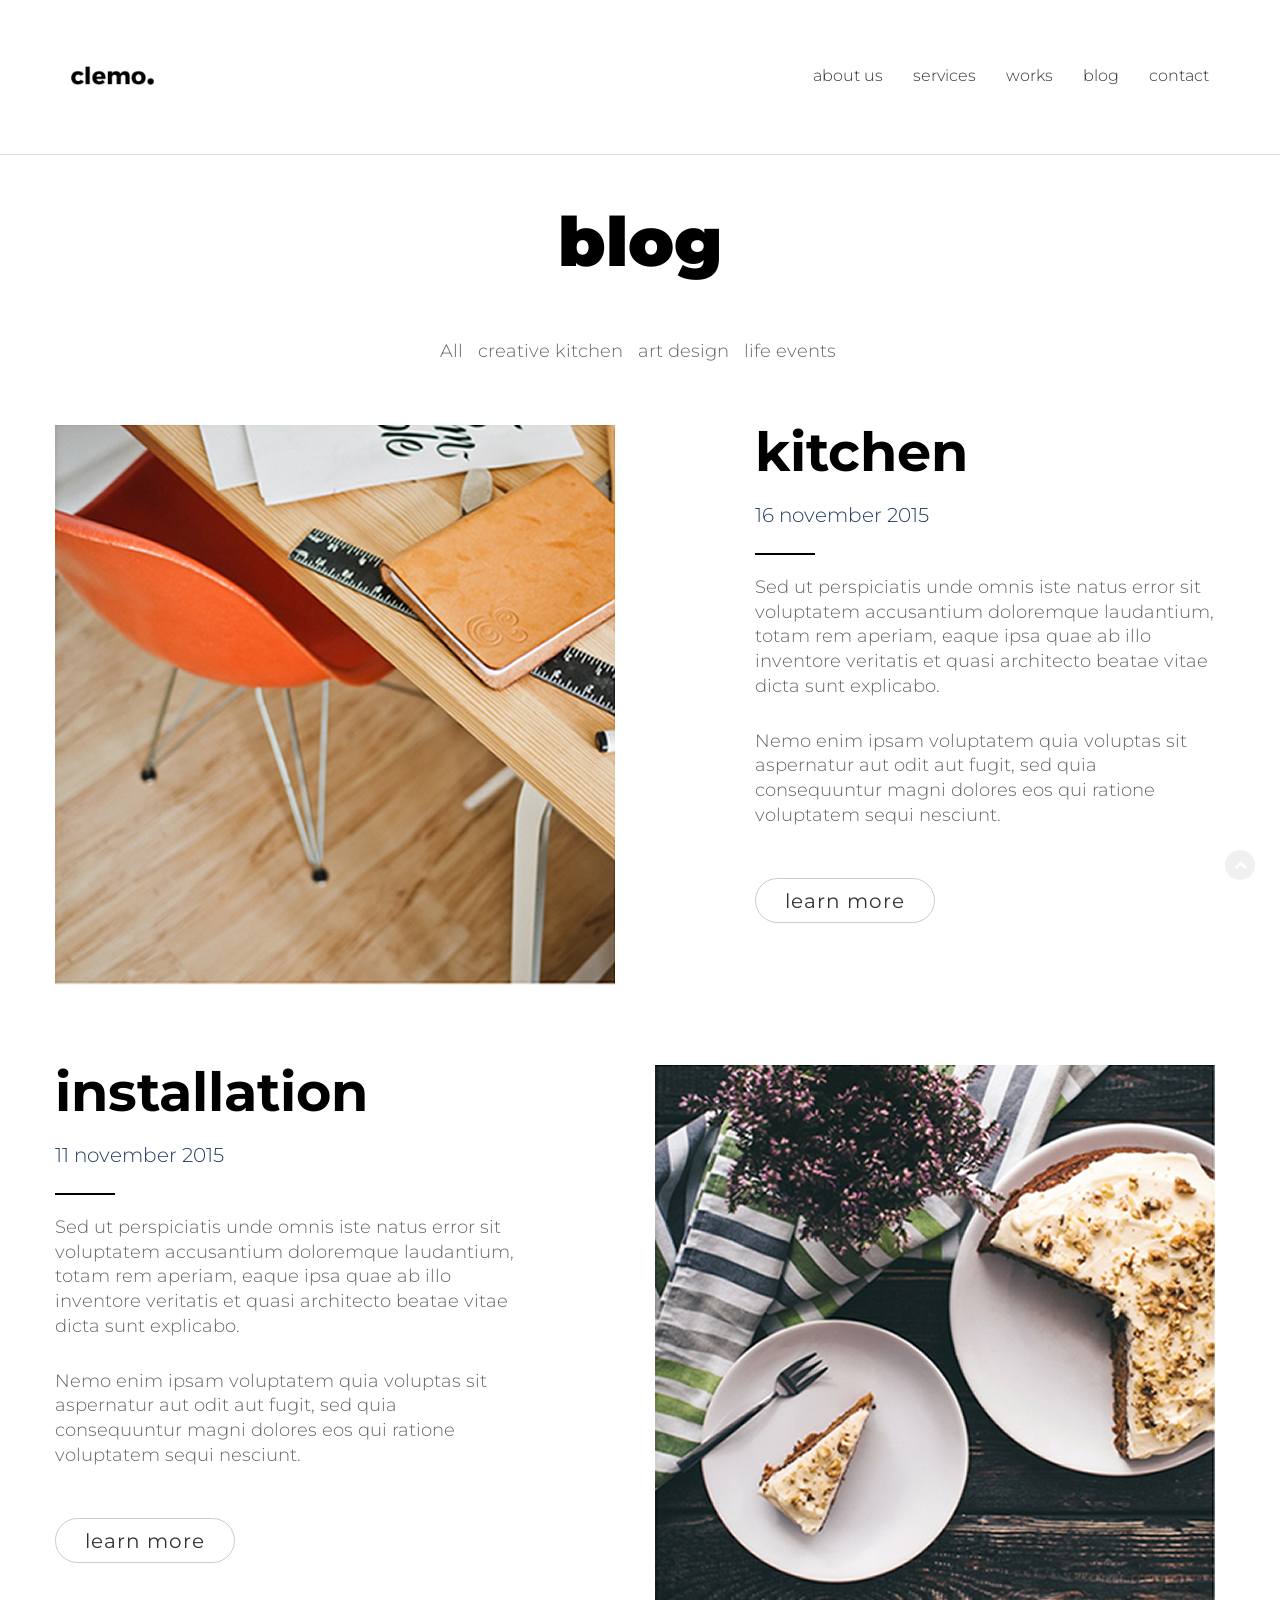
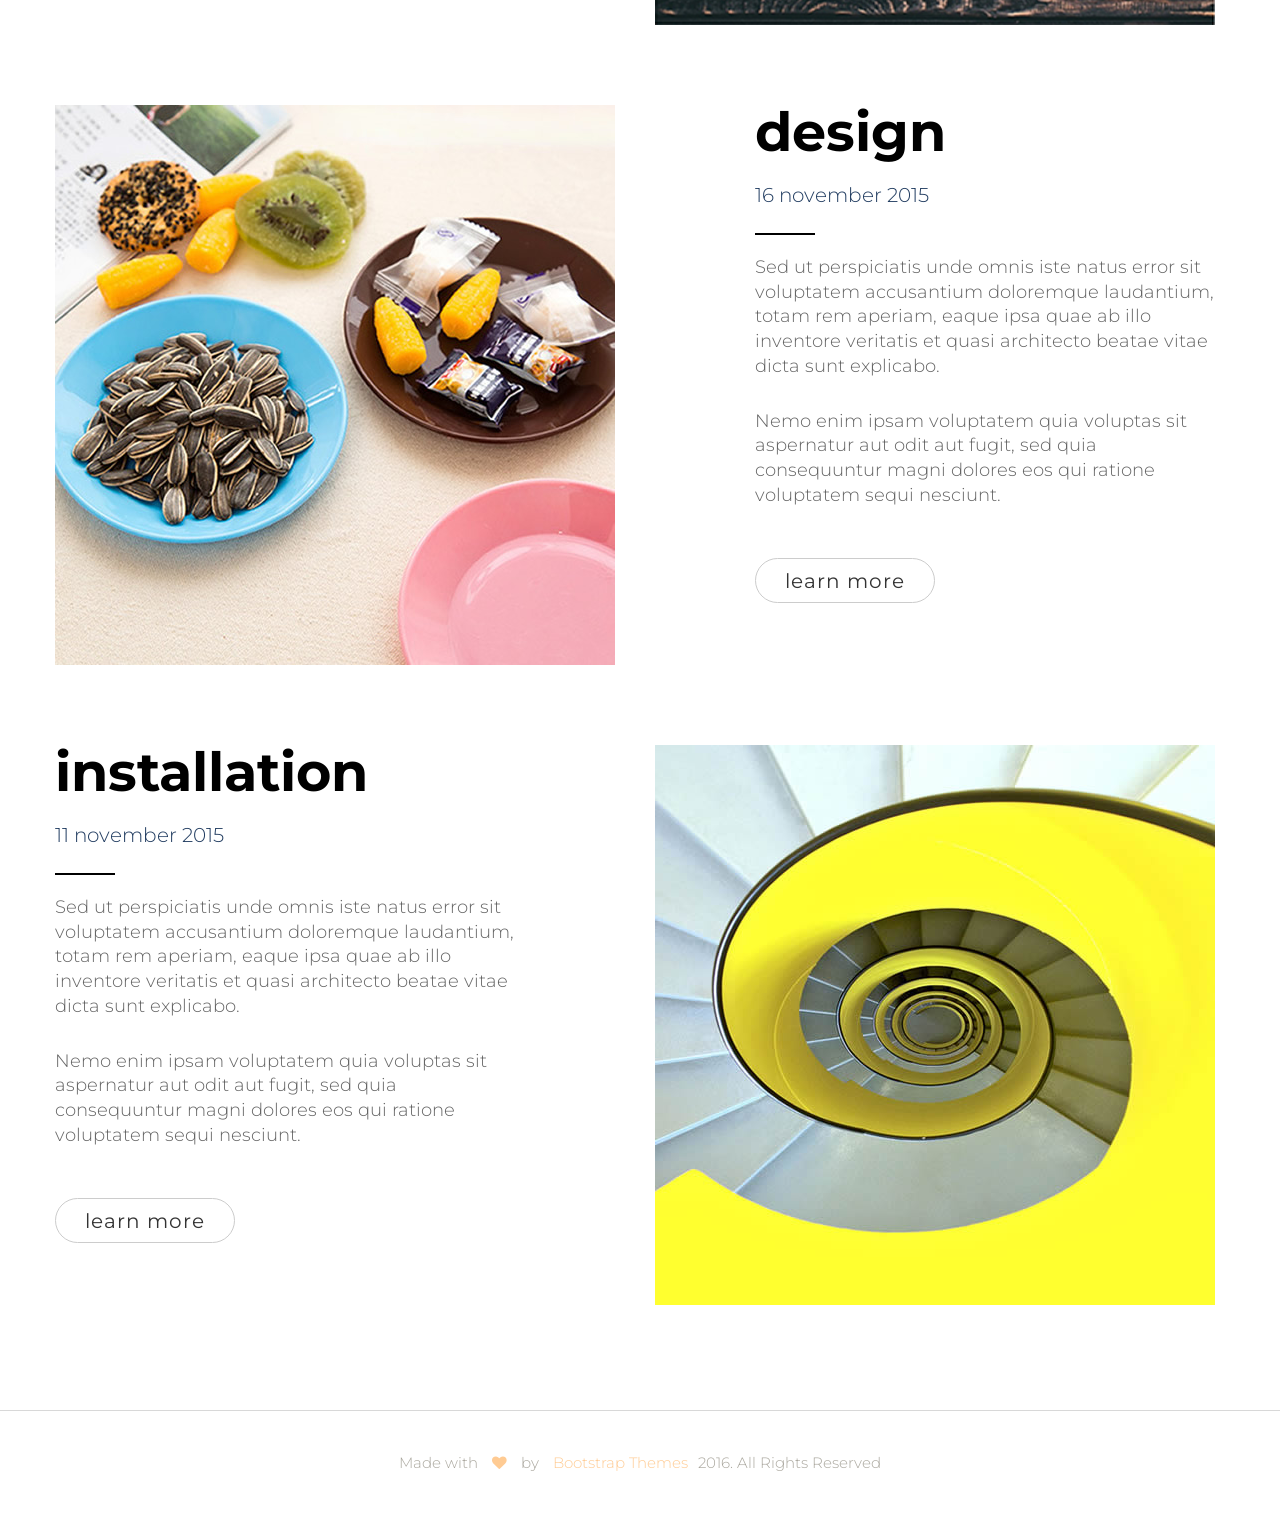
<file: blog.html>
<!doctype html>
<!--[if lt IE 7]>      <html class="no-js lt-ie9 lt-ie8 lt-ie7" lang=""> <![endif]-->
<!--[if IE 7]>         <html class="no-js lt-ie9 lt-ie8" lang=""> <![endif]-->
<!--[if IE 8]>         <html class="no-js lt-ie9" lang=""> <![endif]-->
<!--[if gt IE 8]><!--> <html class="no-js" lang=""> <!--<![endif]-->
    <head>
        <meta charset="utf-8">
        <meta http-equiv="X-UA-Compatible" content="IE=edge,chrome=1">
        <title>Clemo – Free HTML5 Multipurpose Portfolio Page Template</title>
        <meta name="description" content="">
        <meta name="viewport" content="width=device-width, initial-scale=1">
        <link rel="apple-touch-icon" href="apple-touch-icon.png">
       
        
        <!--Google fonts links-->
        <link href="https://fonts.googleapis.com/css?family=Montserrat:400,700" rel="stylesheet">

        <link rel="stylesheet" href="assets/css/fonticons.css">
        <link rel="stylesheet" href="assets/css/slider-pro.css">
        <!--<link rel="stylesheet" href="assets/css/stylesheet.css">-->
        <link rel="stylesheet" href="assets/css/font-awesome.min.css">
        <link rel="stylesheet" href="assets/css/bootstrap.min.css">


        <!--For Plugins external css-->
        <link rel="stylesheet" href="assets/css/plugins.css" />

        <!--Theme custom css -->
        <link rel="stylesheet" href="assets/css/style.css">

        <!--Theme Responsive css-->
        <link rel="stylesheet" href="assets/css/responsive.css" />

        <script src="assets/js/vendor/modernizr-2.8.3-respond-1.4.2.min.js"></script>
    </head>
    <body data-spy="scroll" data-target=".navbar-collapse">
        <!--[if lt IE 8]>
            <p class="browserupgrade">You are using an <strong>outdated</strong> browser. Please <a href="http://browsehappy.com/">upgrade your browser</a> to improve your experience.</p>
        <![endif]-->
        <div class='preloader'><div class='loaded'>&nbsp;</div></div>
        <header id="main_menu" class="header navbar-fixed-top">            
            <div class="main_menu_bg">
                <div class="container">
                    <div class="row">
                        <div class="nave_menu">
                            <nav class="navbar navbar-default" id="navmenu">
                                <div class="container-fluid">
                                    <!-- Brand and toggle get grouped for better mobile display -->
                                    <div class="navbar-header">
                                        <button type="button" class="navbar-toggle collapsed" data-toggle="collapse" data-target="#bs-example-navbar-collapse-1" aria-expanded="false">
                                            <span class="sr-only">Toggle navigation</span>
                                            <span class="icon-bar"></span>
                                            <span class="icon-bar"></span>
                                            <span class="icon-bar"></span>
                                        </button>
                                        <a class="navbar-brand" href="index.html">
                                            <img src="assets/images/logo.png"/>
                                        </a>
                                    </div>

                                    <!-- Collect the nav links, forms, and other content for toggling -->



                                    <div class="collapse navbar-collapse" id="bs-example-navbar-collapse-1">
                                        <ul class="nav navbar-nav navbar-right">
                                            <li><a href="aboutus.html">about us</a></li>
                                            <li class="dropdown"><a href="#" class="dropdown-toggle" data-toggle="dropdown" role="button" aria-haspopup="true">services</a>
                                                <ul class="dropdown-menu">
                                                    <li><a href="service.html">service page</a></li>
                                                    <li><a href="service1.html">service page two</a></li>
                                                </ul>
                                            </li>
                                            <li class="dropdown"><a href="#" class="dropdown-toggle" data-toggle="dropdown" role="button" aria-haspopup="true">works</a>
                                                <ul class="dropdown-menu">
                                                    <li><a href="work.html">work page</a></li>
                                                    <li><a href="work1.html">work page Two</a></li>
                                                </ul>
                                            </li>
                                            <li class="dropdown"><a href="#" class="dropdown-toggle" data-toggle="dropdown" role="button" aria-haspopup="true">blog</a>
                                                <ul class="dropdown-menu">
                                                    <li><a href="blog.html">blog page</a></li>
                                                    <li><a href="bloginner.html">singleblog page</a></li>
                                                </ul>
                                            </li>
                                            <li><a href="contact.html">contact</a></li>
                                        </ul>    
                                    </div>

                                </div>
                            </nav>
                        </div>	
                    </div>

                </div>

            </div>
        </header> <!--End of header -->



        <!-- Blog Section -->
        <section id="blog" class="blog sections margin-top-120">
            <div class="container">
                <div class="row">
                    <div class="col-sm-12">
                        <div class="head_title text-center">
                            <h1>blog</h1>
                        </div><!-- End of head title -->

                        <div class="row">

                            <ul class="list-inline text-center margin-bottom-60">
                                <li class="filter" data-filter="all">All</li>
                                <li class="filter creativemenu" data-filter=".category-1">creative kitchen</li>
                                <li class="filter" data-filter=".category-2">art design</li>
                                <li class="filter" data-filter=".category-3">life events </li>
                            </ul>

                            <div class="main_blog_area"> 
                                <div class="single_blog_area">
                                    <div class="row">
                                        <div class="col-sm-6">
                                            <div class="signle_service_left">
                                                <img src="assets/images/service0.png" alt="">
                                            </div>
                                        </div>
                                        <div class="col-sm-5 col-sm-push-1">
                                            <div class="single_service">
                                                <h2>kitchen</h2>
                                                <h5>16 november 2015</h5>
                                                <div class="separator2"></div>
                                                <p>Sed ut perspiciatis unde omnis iste natus error sit voluptatem accusantium doloremque laudantium, totam rem aperiam,
                                                    eaque ipsa quae ab illo inventore veritatis et quasi architecto beatae vitae dicta sunt explicabo.  </p>

                                                <p>Nemo enim ipsam voluptatem quia voluptas sit aspernatur aut odit aut fugit, 
                                                    sed quia consequuntur magni dolores eos qui ratione voluptatem sequi nesciunt.</p>

                                                <a href="" class="btn btn-default">learn more</a>
                                            </div>
                                        </div>
                                    </div>
                                </div><!-- End of single service area -->

                                <div class="single_blog_area  margin-top-80">
                                    <div class="row">

                                        <div class="col-sm-6 col-sm-push-6">
                                            <div class="signle_service_left">
                                                <img src="assets/images/service2.png" alt="">
                                            </div>
                                        </div>

                                        <div class="col-sm-5 col-sm-pull-6">
                                            <div class="single_service">
                                                <h2>installation</h2>
                                                <h5>11 november 2015</h5>
                                                <div class="separator2"></div>
                                                <p>Sed ut perspiciatis unde omnis iste natus error sit voluptatem accusantium doloremque laudantium, totam rem aperiam,
                                                    eaque ipsa quae ab illo inventore veritatis et quasi architecto beatae vitae dicta sunt explicabo.  </p>

                                                <p>Nemo enim ipsam voluptatem quia voluptas sit aspernatur aut odit aut fugit, 
                                                    sed quia consequuntur magni dolores eos qui ratione voluptatem sequi nesciunt.</p>

                                                <a href="" class="btn btn-default">learn more</a>
                                            </div>
                                        </div>

                                    </div>
                                </div><!-- End of single service area -->

                                <div class="single_blog_area margin-top-80">
                                    <div class="row">
                                        <div class="col-sm-6">
                                            <div class="signle_service_left">
                                                <img src="assets/images/service4.jpg" alt="">
                                            </div>
                                        </div>
                                        <div class="col-sm-5 col-sm-push-1">
                                            <div class="single_service">
                                                <h2>design</h2>
                                                <h5>16 november 2015</h5>
                                                <div class="separator2"></div>
                                                <p>Sed ut perspiciatis unde omnis iste natus error sit voluptatem accusantium doloremque laudantium, totam rem aperiam,
                                                    eaque ipsa quae ab illo inventore veritatis et quasi architecto beatae vitae dicta sunt explicabo.  </p>

                                                <p>Nemo enim ipsam voluptatem quia voluptas sit aspernatur aut odit aut fugit, 
                                                    sed quia consequuntur magni dolores eos qui ratione voluptatem sequi nesciunt.</p>

                                                <a href="" class="btn btn-default">learn more</a>
                                            </div>
                                        </div>
                                    </div>
                                </div><!-- End of single service area -->


                                <div class="single_blog_area  margin-top-80">
                                    <div class="row">

                                        <div class="col-sm-6 col-sm-push-6">
                                            <div class="signle_service_left">
                                                <img src="assets/images/service5.jpg" alt="">
                                            </div>
                                        </div>

                                        <div class="col-sm-5 col-sm-pull-6">
                                            <div class="single_service">
                                                <h2>installation</h2>
                                                <h5>11 november 2015</h5>
                                                <div class="separator2"></div>
                                                <p>Sed ut perspiciatis unde omnis iste natus error sit voluptatem accusantium doloremque laudantium, totam rem aperiam,
                                                    eaque ipsa quae ab illo inventore veritatis et quasi architecto beatae vitae dicta sunt explicabo.  </p>

                                                <p>Nemo enim ipsam voluptatem quia voluptas sit aspernatur aut odit aut fugit, 
                                                    sed quia consequuntur magni dolores eos qui ratione voluptatem sequi nesciunt.</p>

                                                <a href="" class="btn btn-default">learn more</a>
                                            </div>
                                        </div>

                                    </div>
                                </div><!-- End of single service area -->

                            </div>

                        </div>
                    </div><!-- End of col-sm-12 -->
                </div><!-- End of row -->
            </div><!-- End of Container -->
        </section><!-- End of Service Section -->


        <!-- footer Section -->
        <footer id="footer" class="footer">
            <div class="container">
                <div class="main_footer">
                    <div class="row">
                        <div class="col-sm-12">
                            <div class="copyright_text text-center">
                                <p class=" wow fadeInRight" data-wow-duration="1s">Made with <i class="fa fa-heart"></i> by <a target="_blank" href="https://bootstrapthemes.co">Bootstrap Themes</a>2016. All Rights Reserved</p>
                            </div>
                        </div>
                    </div>
                </div>
            </div><!-- End of container -->
        </footer><!-- End of footer -->



        <!-- START SCROLL TO TOP  -->

        <div class="scrollup">
            <a href="#"><i class="fa fa-chevron-up"></i></a>
        </div>


        <!-- jQuery -->
        <script src="assets/js/vendor/jquery-1.11.2.min.js"></script>

        <!-- jQuery Bootstrap js  -->
        <script src="assets/js/vendor/bootstrap.min.js"></script>

        <!-- jQuery easing js  -->
        <script src="assets/js/jquery.easing.1.3.js"></script>

        <!-- jQuery masonry js  -->
        <!--        <script src="assets/js/masonry/masonry.min.js"></script>
                <script type="text/javascript">
                    $('.mixcontent').masonry();
                </script>-->

        <!-- jQuery Mixitup  -->
        <script src="assets/js/jquery.mixitup.min.js"></script>
        <script type="text/javascript">
            $('.blogmix').mixItUp();
        </script>



        <!-- jQuery plugins  -->
        <script src="assets/js/plugins.js"></script>

        <!-- jQuery Main js  -->
        <script src="assets/js/main.js"></script>

    </body>
</html>
</file>
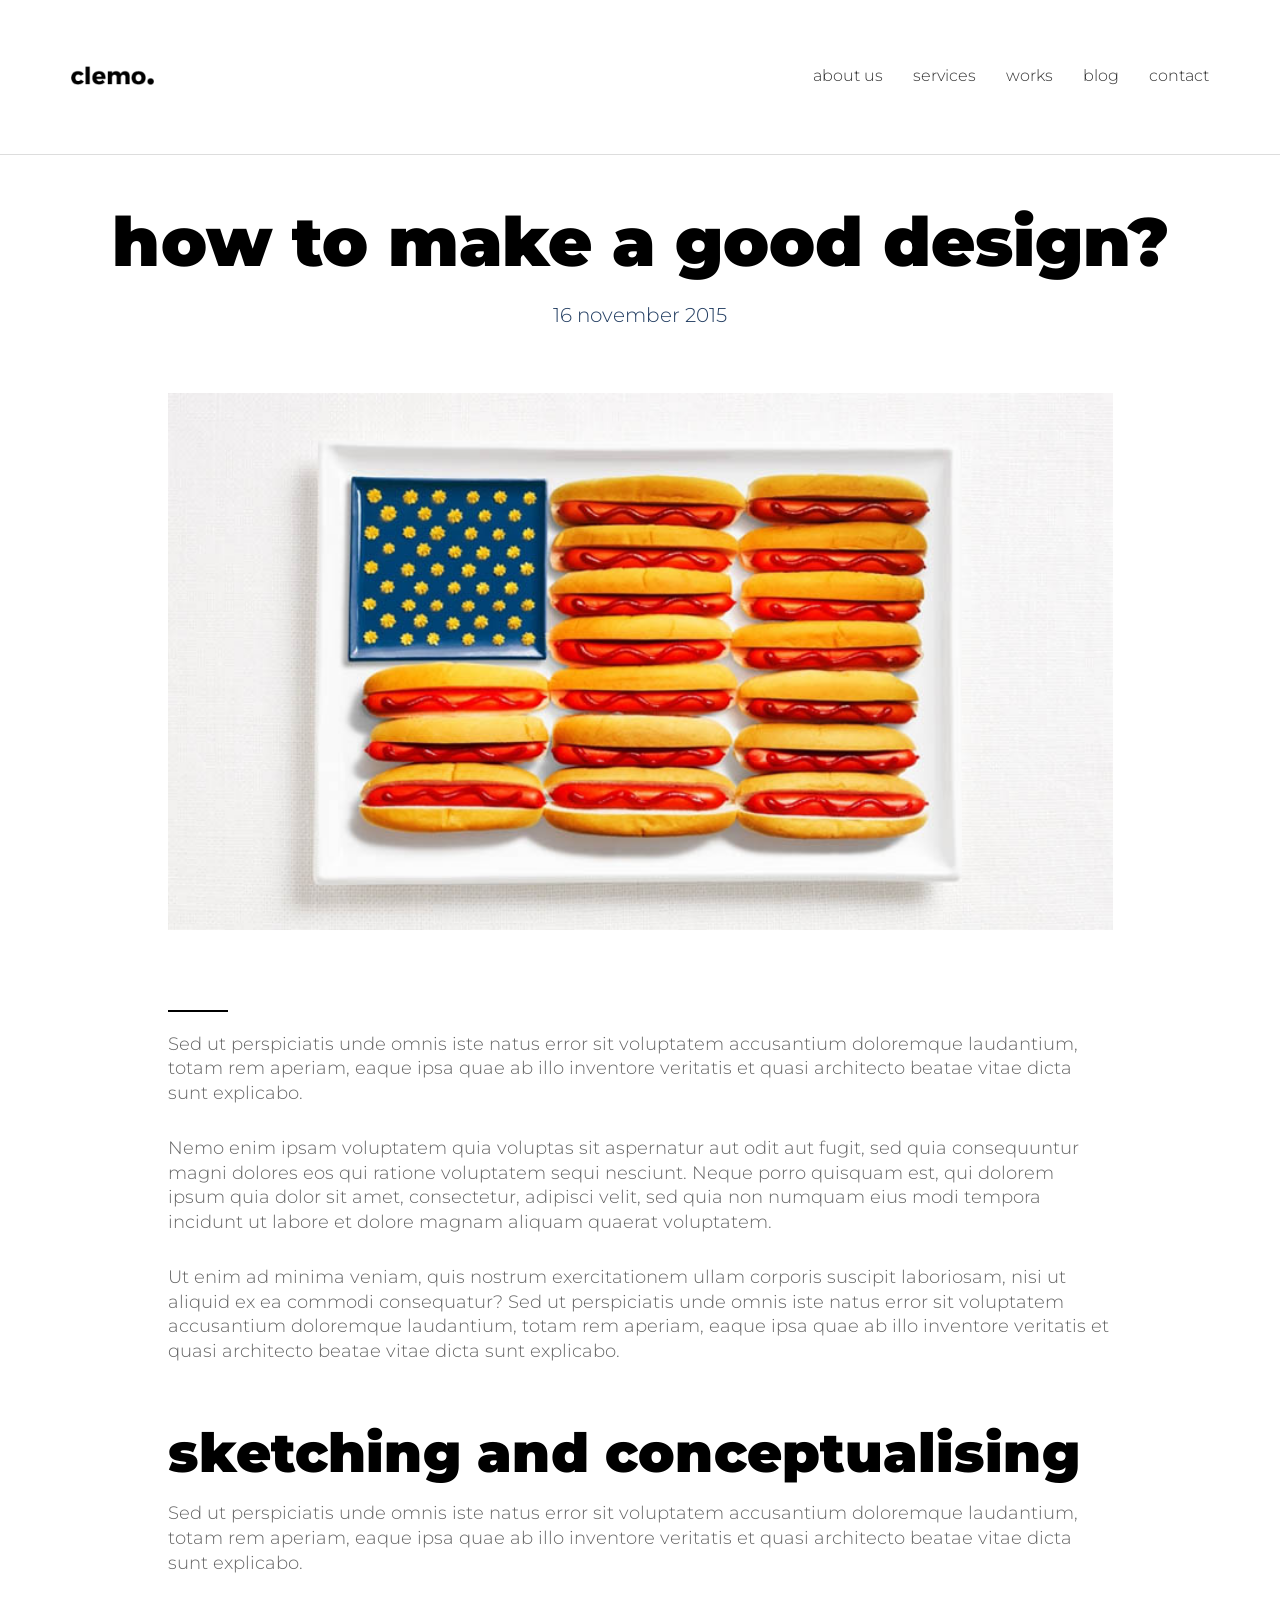
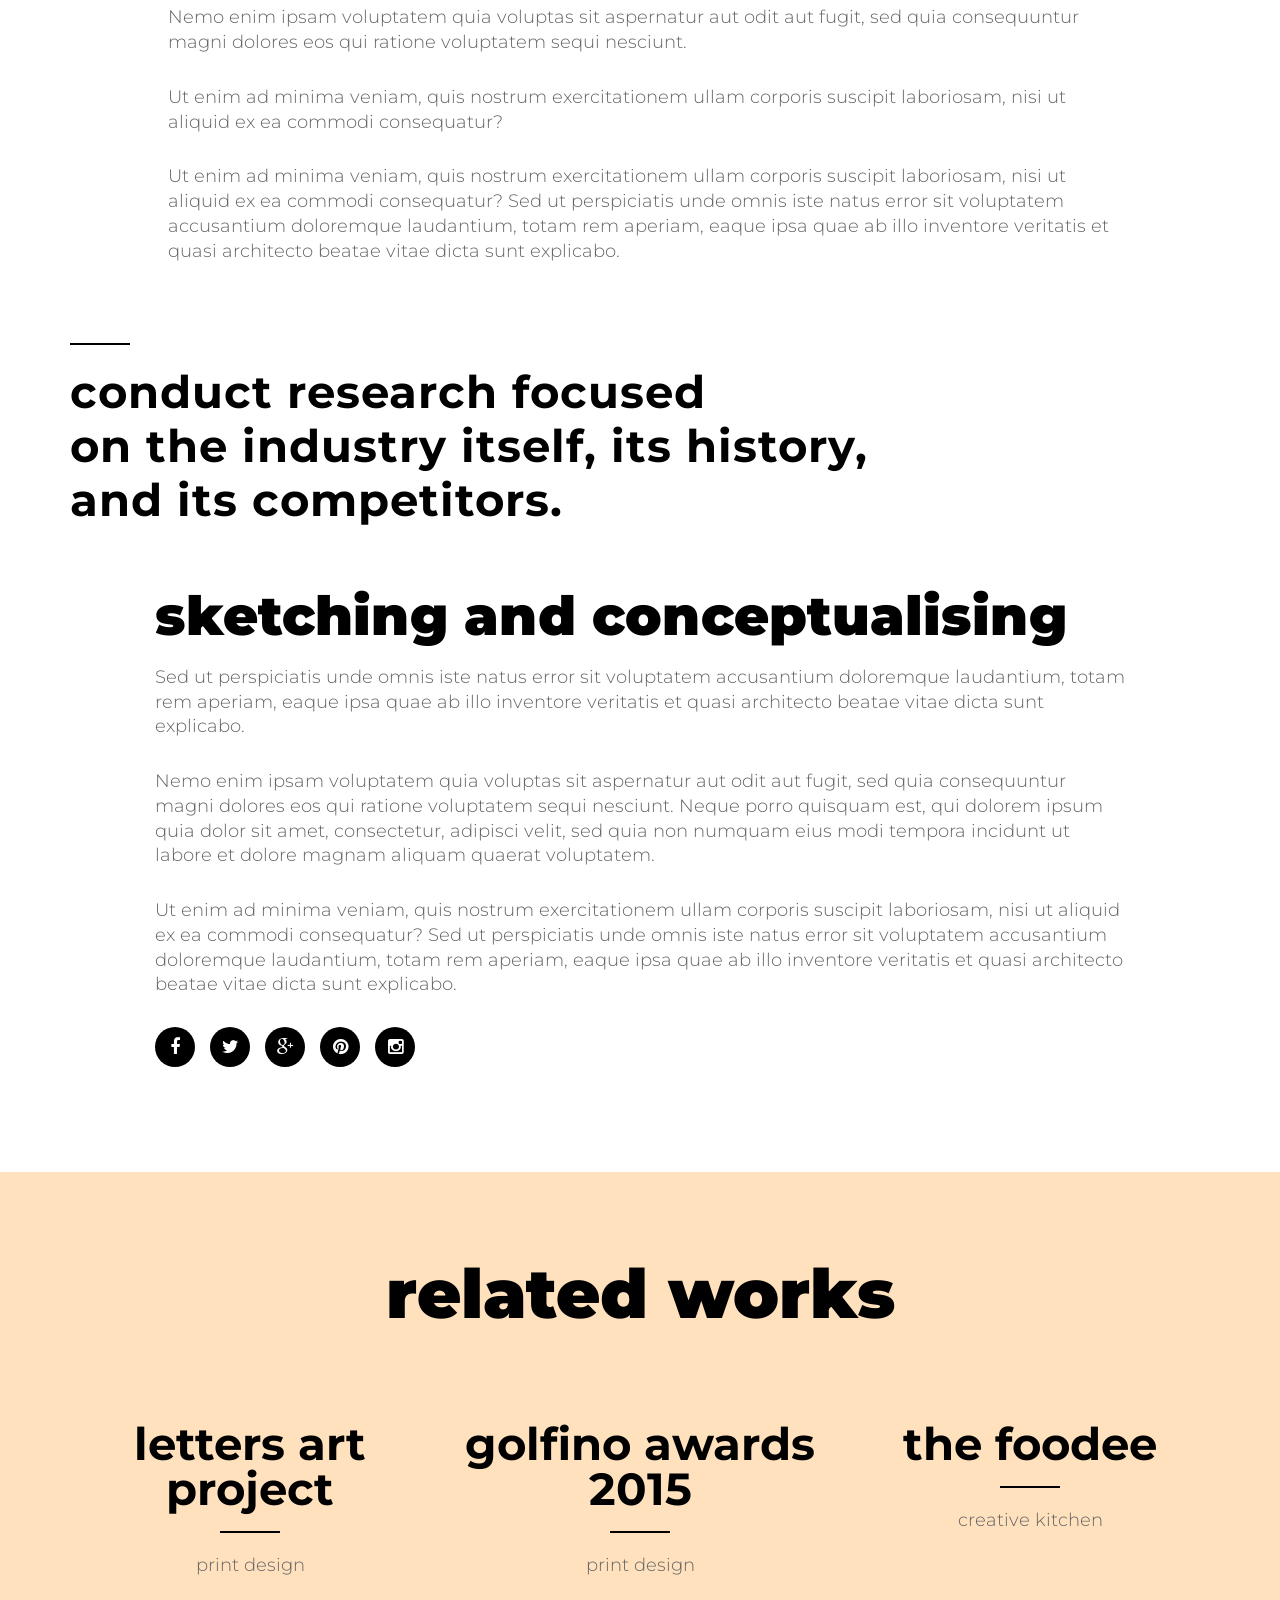
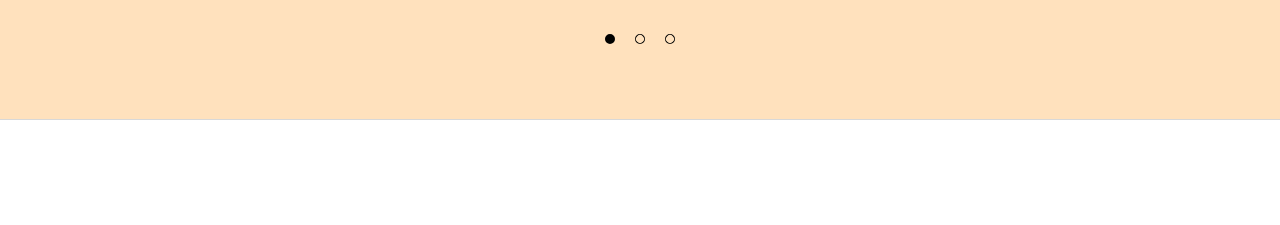
<file: bloginner.html>
<!doctype html>
<!--[if lt IE 7]>      <html class="no-js lt-ie9 lt-ie8 lt-ie7" lang=""> <![endif]-->
<!--[if IE 7]>         <html class="no-js lt-ie9 lt-ie8" lang=""> <![endif]-->
<!--[if IE 8]>         <html class="no-js lt-ie9" lang=""> <![endif]-->
<!--[if gt IE 8]><!--> <html class="no-js" lang=""> <!--<![endif]-->
    <head>
        <meta charset="utf-8">
        <meta http-equiv="X-UA-Compatible" content="IE=edge,chrome=1">
        <title>Clemo – Free HTML5 Multipurpose Portfolio Page Template</title>
        <meta name="description" content="">
        <meta name="viewport" content="width=device-width, initial-scale=1">
        <link rel="apple-touch-icon" href="apple-touch-icon.png">

        <!--Google fonts links-->
        <link href="https://fonts.googleapis.com/css?family=Montserrat:400,700" rel="stylesheet">


        <link rel="stylesheet" href="assets/css/fonticons.css">
        <link rel="stylesheet" href="assets/css/slider-pro.css">
        <!--<link rel="stylesheet" href="assets/css/stylesheet.css">-->
        <link rel="stylesheet" href="assets/css/font-awesome.min.css">
        <link rel="stylesheet" href="assets/css/bootstrap.min.css">


        <!--For Plugins external css-->
        <link rel="stylesheet" href="assets/css/plugins.css" />

        <!--Theme custom css -->
        <link rel="stylesheet" href="assets/css/style.css">

        <!--Theme Responsive css-->
        <link rel="stylesheet" href="assets/css/responsive.css" />

        <script src="assets/js/vendor/modernizr-2.8.3-respond-1.4.2.min.js"></script>
    </head>
    <body data-spy="scroll" data-target=".navbar-collapse">
        <!--[if lt IE 8]>
            <p class="browserupgrade">You are using an <strong>outdated</strong> browser. Please <a href="http://browsehappy.com/">upgrade your browser</a> to improve your experience.</p>
        <![endif]-->
        <div class='preloader'><div class='loaded'>&nbsp;</div></div>
        <header id="main_menu" class="header navbar-fixed-top">            
            <div class="main_menu_bg">
                <div class="container">
                    <div class="row">
                        <div class="nave_menu">
                            <nav class="navbar navbar-default" id="navmenu">
                                <div class="container-fluid">
                                    <!-- Brand and toggle get grouped for better mobile display -->
                                    <div class="navbar-header">
                                        <button type="button" class="navbar-toggle collapsed" data-toggle="collapse" data-target="#bs-example-navbar-collapse-1" aria-expanded="false">
                                            <span class="sr-only">Toggle navigation</span>
                                            <span class="icon-bar"></span>
                                            <span class="icon-bar"></span>
                                            <span class="icon-bar"></span>
                                        </button>
                                        <a class="navbar-brand" href="index.html">
                                            <img src="assets/images/logo.png"/>
                                        </a>
                                    </div>

                                    <!-- Collect the nav links, forms, and other content for toggling -->



                                    <div class="collapse navbar-collapse" id="bs-example-navbar-collapse-1">
                                        <ul class="nav navbar-nav navbar-right">
                                            <li><a href="aboutus.html">about us</a></li>
                                            <li class="dropdown"><a href="#" class="dropdown-toggle" data-toggle="dropdown" role="button" aria-haspopup="true">services</a>
                                                <ul class="dropdown-menu">
                                                    <li><a href="service.html">service page</a></li>
                                                    <li><a href="service1.html">service page two</a></li>
                                                </ul>
                                            </li>
                                            <li class="dropdown"><a href="#" class="dropdown-toggle" data-toggle="dropdown" role="button" aria-haspopup="true">works</a>
                                                <ul class="dropdown-menu">
                                                    <li><a href="work.html">work page</a></li>
                                                    <li><a href="work1.html">work page Two</a></li>
                                                </ul>
                                            </li>
                                            <li class="dropdown"><a href="#" class="dropdown-toggle" data-toggle="dropdown" role="button" aria-haspopup="true">blog</a>
                                                <ul class="dropdown-menu">
                                                    <li><a href="blog.html">blog page</a></li>
                                                    <li><a href="bloginner.html">singleblog page</a></li>
                                                </ul>
                                            </li>
                                            <li><a href="contact.html">contact</a></li>
                                        </ul>    
                                    </div>

                                </div>
                            </nav>
                        </div>	
                    </div>

                </div>

            </div>
        </header> <!--End of header -->




        <!-- Service Section -->
        <section id="bloginner" class="bloginner sections margin-top-120">
            <div class="container">
                <div class="row">
                    <div class="col-sm-12">
                        <div class="head_title text-center">
                            <h1>how to make a good design?</h1>

                            <h5>16 november 2015</h5>
                        </div><!-- End of head title -->
                        <div class="main_bloginner_area">
                            <div class="row">
                                <div class="col-sm-10 col-sm-offset-1">
                                    <div class="main_bloginner_content">
                                        <div class="single_bloginner s_blogIner_1 text-center">
                                            <img src="assets/images/bloginner1.jpg" alt="" />
                                        </div><!-- End of single single_bloginner -->

                                        <div class="single_bloginner s_blogIner_2 margin-top-80">
                                            <div class="separator2"></div>
                                            <p>Sed ut perspiciatis unde omnis iste natus error sit voluptatem accusantium doloremque laudantium, 
                                                totam rem aperiam, eaque ipsa quae ab illo inventore veritatis et quasi architecto beatae vitae dicta sunt explicabo. </p>

                                            <p>Nemo enim ipsam voluptatem quia voluptas sit aspernatur aut odit aut fugit,
                                                sed quia consequuntur magni dolores eos qui ratione voluptatem sequi nesciunt. Neque porro quisquam est, qui dolorem ipsum quia dolor sit amet, consectetur,
                                                adipisci velit, sed quia non numquam eius modi tempora incidunt ut labore et dolore magnam aliquam quaerat voluptatem.</p>

                                            <p>Ut enim ad minima veniam, quis nostrum exercitationem ullam corporis suscipit laboriosam, nisi ut aliquid ex ea commodi 
                                                consequatur? Sed ut perspiciatis unde omnis iste natus error sit voluptatem accusantium doloremque laudantium,
                                                totam rem aperiam, eaque ipsa quae ab illo inventore veritatis et quasi architecto beatae vitae dicta sunt explicabo. </p>

                                        </div>

                                        <div class="single_bloginner s_blogIner_3 margin-top-60">
                                            <h1>sketching and conceptualising</h1>
                                            <p>Sed ut perspiciatis unde omnis iste natus error sit voluptatem accusantium doloremque laudantium, totam rem aperiam, 
                                                eaque ipsa quae ab illo inventore veritatis et quasi architecto beatae vitae dicta sunt explicabo. </p>

                                            <p>
                                                Nemo enim ipsam voluptatem quia voluptas sit aspernatur aut odit aut fugit, sed 	
                                                quia consequuntur magni dolores eos qui ratione voluptatem sequi nesciunt. </p>

                                            <p>	Ut enim ad minima veniam, quis nostrum exercitationem ullam corporis suscipit
                                                laboriosam, nisi ut aliquid ex ea commodi consequatur?</p>

                                            <p>Ut enim ad minima veniam, quis nostrum exercitationem ullam corporis suscipit laboriosam, nisi ut aliquid ex ea commodi consequatur? 
                                                Sed ut perspiciatis unde omnis iste natus error sit voluptatem accusantium doloremque laudantium, totam rem aperiam, eaque ipsa quae ab 
                                                illo inventore veritatis et quasi architecto beatae vitae dicta sunt explicabo. </p> 
                                        </div>
                                    </div>
                                </div>
                            </div>
                        </div>

                        <div class="row">
                            <div class="col-sm-12">
                                <div class="single_bloginner s_blogIner_4 single_bloginner_bottom_heading margin-top-80">
                                    <div class="separator2"></div>
                                    <h4>conduct research focused <br />
                                        on the industry itself, its history, <br />
                                        and its competitors.</h4>
                                </div>
                            </div>

                            <div class="row">
                                <div class="col-sm-10 col-sm-push-1">
                                    <div class="single_bloginner s_blogIner_5 margin-top-60">
                                        <h1>sketching and conceptualising</h1>
                                        <p>Sed ut perspiciatis unde omnis iste natus error sit voluptatem accusantium doloremque laudantium, totam rem aperiam, 
                                            eaque ipsa quae ab illo inventore veritatis et quasi architecto beatae vitae dicta sunt explicabo. </p>

                                        <p>Nemo enim ipsam voluptatem quia voluptas sit aspernatur aut odit aut fugit, sed quia consequuntur magni dolores eos qui ratione voluptatem sequi nesciunt. Neque porro quisquam est, qui dolorem ipsum quia dolor sit amet, consectetur, adipisci velit, 
                                            sed quia non numquam eius modi tempora incidunt ut labore et dolore magnam aliquam quaerat voluptatem.</p>

                                        <p>Ut enim ad minima veniam, quis nostrum exercitationem ullam corporis suscipit laboriosam, nisi ut aliquid ex ea commodi consequatur? Sed ut perspiciatis unde omnis iste natus error sit voluptatem accusantium doloremque laudantium, 
                                            totam rem aperiam, eaque ipsa quae ab illo inventore veritatis et quasi architecto beatae vitae dicta sunt explicabo. </p>


                                        <div class="work_socail transition">
                                            <a href=""><i class="fa fa-facebook img-circle"></i></a>
                                            <a href=""><i class="fa fa-twitter img-circle"></i></a>
                                            <a href=""><i class="fa fa-google-plus img-circle"></i></a>
                                            <a href=""><i class="fa fa-pinterest img-circle"></i></a>
                                            <a href=""><i class="fa fa-instagram img-circle"></i></a>
                                        </div>
                                    </div>

                                </div>
                            </div>
                        </div>
                    </div><!-- End of col-sm-12 -->
                </div><!-- End of row -->
            </div><!-- End of Container -->
        </section><!-- End of Service Section -->




        <!-- Team Section -->
        <section id="work1_team" class="work1_team colorsbg sections">
            <div class="container">
                <div class="row">
                    <div class="main_work1_team_area">
                        <div class="head_title text-center">
                            <h1>related works</h1>
                        </div><!-- End of head title -->

                        <div class="main_work1_team text-center">
                            <div class="single_work1_team">
                                <div class="col-sm-12">
                                    <div class="row">
                                        <div class="col-sm-4">
                                            <div class="team">
                                                <h4>letters art
                                                    project</h4>
                                                <div class="separator"></div>
                                                <p>print design</p>
                                            </div>
                                        </div> <!-- End of col-sm-4 --> 
                                        <div class="col-sm-4">
                                            <div class="team">
                                                <h4>golfino awards
                                                    2015</h4>
                                                <div class="separator"></div>
                                                <p>print design</p>
                                            </div>
                                        </div> <!-- End of col-sm-4 --> 
                                        <div class="col-sm-4">
                                            <div class="team">
                                                <h4>the foodee</h4>
                                                <div class="separator"></div>
                                                <p>creative kitchen</p>
                                            </div>
                                        </div><!-- End of col-sm-4 -->  
                                    </div>
                                </div><!-- End of col-sm-10 -->
                            </div>

                            <div class="single_work1_team">
                                <div class="col-sm-10 col-sm-offset-1">
                                    <div class="row">
                                        <div class="col-sm-4">
                                            <div class="team">
                                                <h4>letters art
                                                    project</h4>
                                                <div class="separator"></div>
                                                <p>print design</p>
                                            </div>
                                        </div> <!-- End of col-sm-4 --> 
                                        <div class="col-sm-4">
                                            <div class="team">
                                                <h4>golfino awards
                                                    2015</h4>
                                                <div class="separator"></div>
                                                <p>print design</p>
                                            </div>
                                        </div> <!-- End of col-sm-4 --> 
                                        <div class="col-sm-4">
                                            <div class="team">
                                                <h4>the foodee</h4>
                                                <div class="separator"></div>
                                                <p>creative kitchen</p>
                                            </div>
                                        </div><!-- End of col-sm-4 -->  
                                    </div>
                                </div><!-- End of col-sm-10 -->
                            </div>
                            <div class="single_work1_team">
                                <div class="col-sm-10 col-sm-offset-1">
                                    <div class="row">
                                        <div class="col-sm-4">
                                            <div class="team">
                                                <h4>letters art
                                                    project</h4>
                                                <div class="separator"></div>
                                                <p>print design</p>
                                            </div>
                                        </div> <!-- End of col-sm-4 --> 
                                        <div class="col-sm-4">
                                            <div class="team">
                                                <h4>golfino awards
                                                    2015</h4>
                                                <div class="separator"></div>
                                                <p>print design</p>
                                            </div>
                                        </div> <!-- End of col-sm-4 --> 
                                        <div class="col-sm-4">
                                            <div class="team">
                                                <h4>the foodee</h4>
                                                <div class="separator"></div>
                                                <p>creative kitchen</p>
                                            </div>
                                        </div><!-- End of col-sm-4 -->  
                                    </div>
                                </div><!-- End of col-sm-10 -->
                            </div>
                        </div>
                    </div>
                </div><!-- End of row -->
            </div><!-- End of Contaier -->
        </section><!-- End of portfolio Section --> 


        <!-- footer Section -->
        <footer id="footer" class="footer">
            <div class="container">
                <div class="main_footer">
                    <div class="row">
                        <div class="col-sm-12">
                            <div class="copyright_text text-center">
                                <p class=" wow fadeInRight" data-wow-duration="1s">Made with <i class="fa fa-heart"></i> by <a target="_blank" href="https://bootstrapthemes.co">Bootstrap Themes</a>2016. All Rights Reserved</p>
                            </div>
                        </div>
                    </div>
                </div>
            </div><!-- End of container -->
        </footer><!-- End of footer -->



        <!-- START SCROLL TO TOP  -->

        <div class="scrollup">
            <a href="#"><i class="fa fa-chevron-up"></i></a>
        </div>

        <script src="assets/js/vendor/jquery-1.11.2.min.js"></script>
        <script src="assets/js/vendor/bootstrap.min.js"></script>

        <script src="assets/js/jquery.easing.1.3.js"></script>
        <script src="assets/js/masonry/masonry.min.js"></script>
        <script type="text/javascript">
            $('.mixcontent').masonry();
        </script>

        <script src="assets/js/jquery.sliderPro.min.js"></script>
        <script type="text/javascript">
            $(document).ready(function ($) {
                $('#example3').sliderPro({
                    width: 960,
                    height: 200,
                    fade: true,
                    arrows: false,
                    buttons: true,
                    fullScreen: false,
                    shuffle: true,
                    smallSize: 500,
                    mediumSize: 1000,
                    largeSize: 3000,
                    thumbnailArrows: true,
                    autoplay: false,
                    thumbnailsContainerSize: 960

                });
            });
        </script>
        <script src="assets/js/plugins.js"></script>
        <script src="assets/js/main.js"></script>

    </body>
</html>
</file>
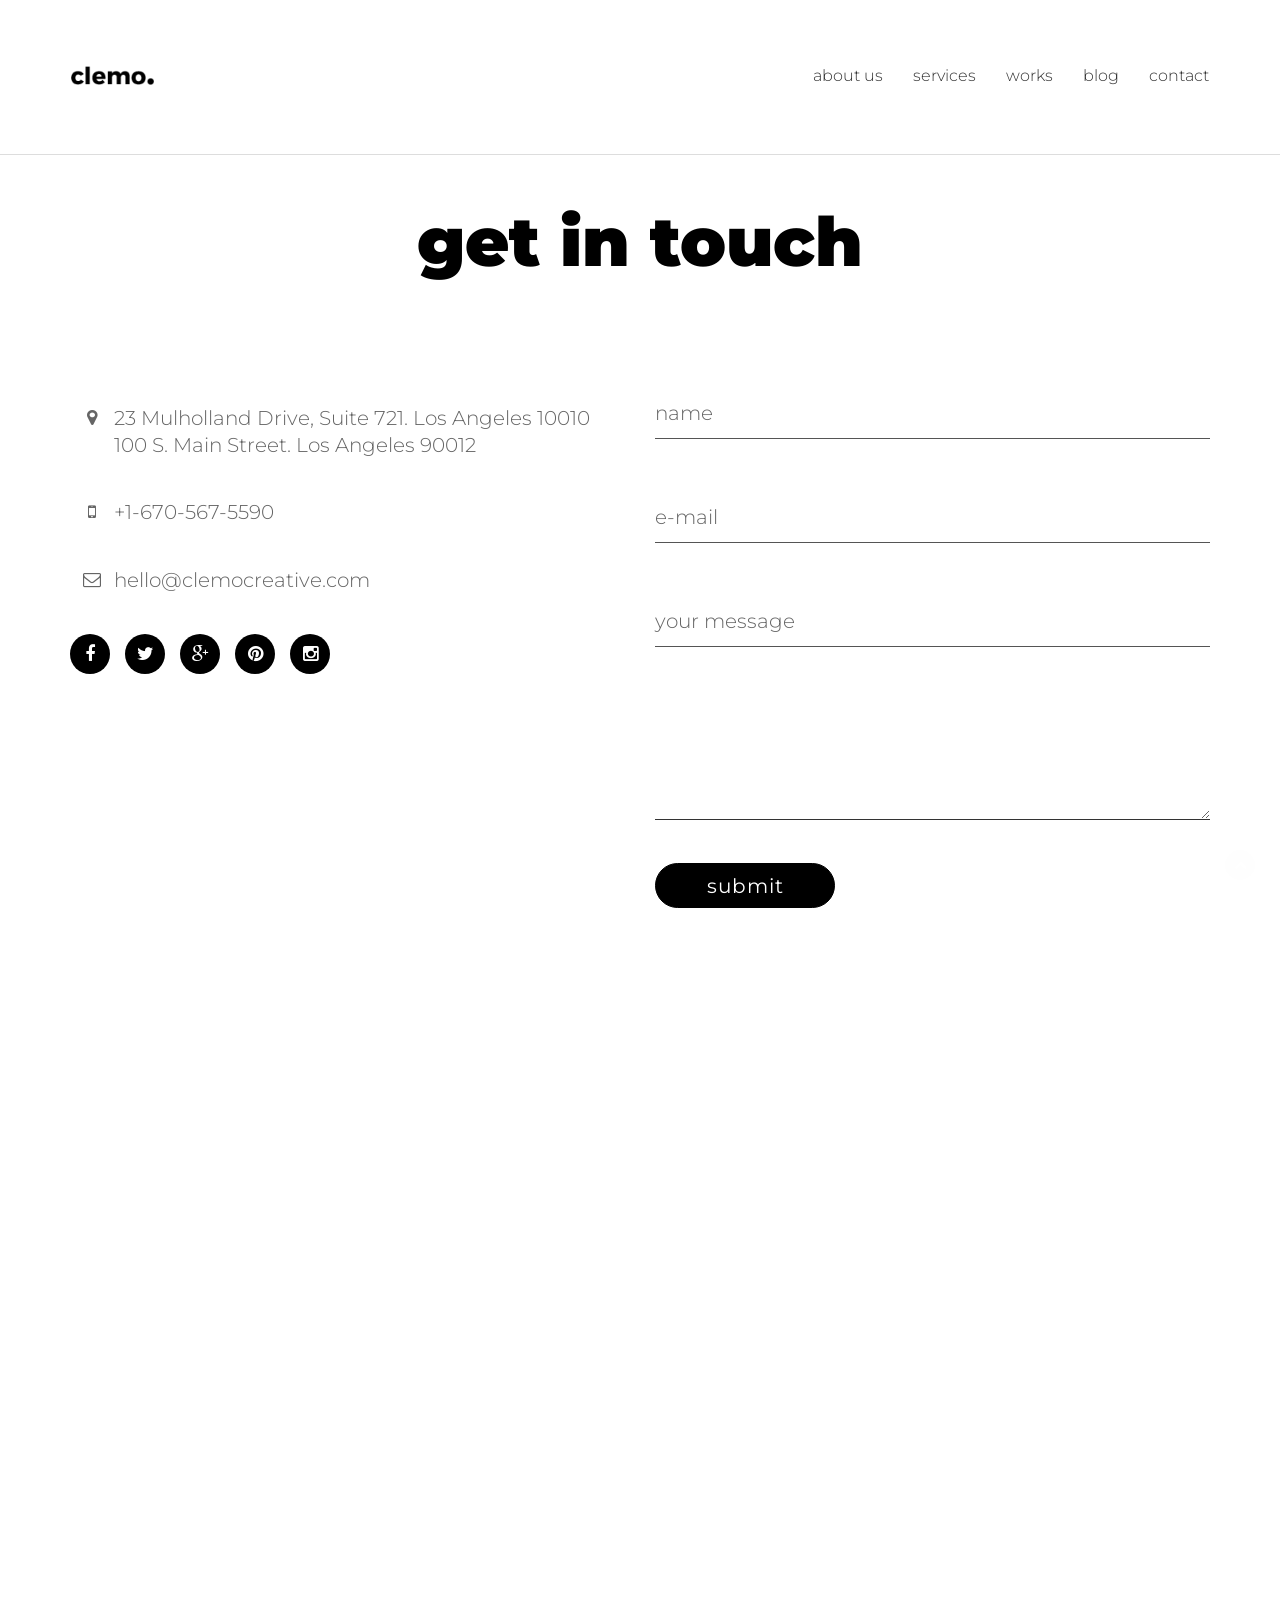
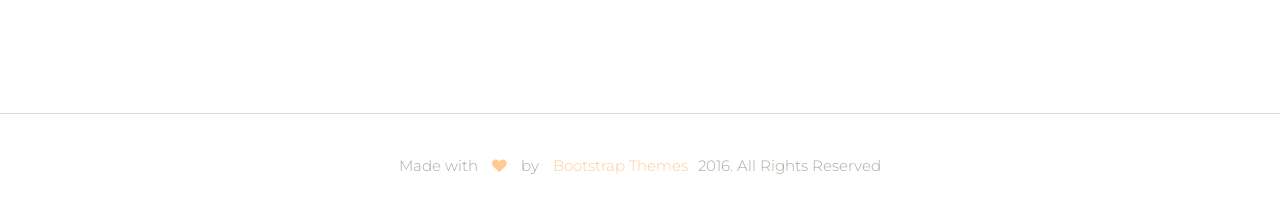
<file: contact.html>
<!doctype html>
<!--[if lt IE 7]>      <html class="no-js lt-ie9 lt-ie8 lt-ie7" lang=""> <![endif]-->
<!--[if IE 7]>         <html class="no-js lt-ie9 lt-ie8" lang=""> <![endif]-->
<!--[if IE 8]>         <html class="no-js lt-ie9" lang=""> <![endif]-->
<!--[if gt IE 8]><!--> <html class="no-js" lang=""> <!--<![endif]-->
    <head>
        <meta charset="utf-8">
        <meta http-equiv="X-UA-Compatible" content="IE=edge,chrome=1">
        <title>Clemo – Free HTML5 Multipurpose Portfolio Page Template</title>
        <meta name="description" content="">
        <meta name="viewport" content="width=device-width, initial-scale=1">
        <link rel="apple-touch-icon" href="apple-touch-icon.png">

        
        <!--Google fonts links-->
        <link href="https://fonts.googleapis.com/css?family=Montserrat:400,700" rel="stylesheet">


        <link rel="stylesheet" href="assets/css/fonticons.css">
        <link rel="stylesheet" href="assets/css/slider-pro.css">
        <!--<link rel="stylesheet" href="assets/css/stylesheet.css">-->
        <link rel="stylesheet" href="assets/css/font-awesome.min.css">
        <link rel="stylesheet" href="assets/css/bootstrap.min.css">


        <!--For Plugins external css-->
        <link rel="stylesheet" href="assets/css/plugins.css" />

        <!--Theme custom css -->
        <link rel="stylesheet" href="assets/css/style.css">

        <!--Theme Responsive css-->
        <link rel="stylesheet" href="assets/css/responsive.css" />

        <script src="assets/js/vendor/modernizr-2.8.3-respond-1.4.2.min.js"></script>
    </head>
    <body data-spy="scroll" data-target=".navbar-collapse">
        <!--[if lt IE 8]>
            <p class="browserupgrade">You are using an <strong>outdated</strong> browser. Please <a href="http://browsehappy.com/">upgrade your browser</a> to improve your experience.</p>
        <![endif]-->
        <div class='preloader'><div class='loaded'>&nbsp;</div></div>
        <header id="main_menu" class="header navbar-fixed-top">            
            <div class="main_menu_bg">
                <div class="container">
                    <div class="row">
                        <div class="nave_menu">
                            <nav class="navbar navbar-default" id="navmenu">
                                <div class="container-fluid">
                                    <!-- Brand and toggle get grouped for better mobile display -->
                                    <div class="navbar-header">
                                        <button type="button" class="navbar-toggle collapsed" data-toggle="collapse" data-target="#bs-example-navbar-collapse-1" aria-expanded="false">
                                            <span class="sr-only">Toggle navigation</span>
                                            <span class="icon-bar"></span>
                                            <span class="icon-bar"></span>
                                            <span class="icon-bar"></span>
                                        </button>
                                        <a class="navbar-brand" href="index.html">
                                            <img src="assets/images/logo.png"/>
                                        </a>
                                    </div>

                                    <!-- Collect the nav links, forms, and other content for toggling -->



                                    <div class="collapse navbar-collapse" id="bs-example-navbar-collapse-1">
                                        <ul class="nav navbar-nav navbar-right">
                                            <li><a href="aboutus.html">about us</a></li>
                                            <li class="dropdown"><a href="#" class="dropdown-toggle" data-toggle="dropdown" role="button" aria-haspopup="true">services</a>
                                                <ul class="dropdown-menu">
                                                    <li><a href="service.html">service page</a></li>
                                                    <li><a href="service1.html">service page two</a></li>
                                                </ul>
                                            </li>
                                            <li class="dropdown"><a href="#" class="dropdown-toggle" data-toggle="dropdown" role="button" aria-haspopup="true">works</a>
                                                <ul class="dropdown-menu">
                                                    <li><a href="work.html">work page</a></li>
                                                    <li><a href="work1.html">work page Two</a></li>
                                                </ul>
                                            </li>
                                            <li class="dropdown"><a href="#" class="dropdown-toggle" data-toggle="dropdown" role="button" aria-haspopup="true">blog</a>
                                                <ul class="dropdown-menu">
                                                    <li><a href="blog.html">blog page</a></li>
                                                    <li><a href="bloginner.html">singleblog page</a></li>
                                                </ul>
                                            </li>
                                            <li><a href="contact.html">contact</a></li>
                                        </ul>    
                                    </div>

                                </div>
                            </nav>
                        </div>	
                    </div>

                </div>

            </div>
        </header> <!--End of header -->



        <!-- Contact Section -->
        <section id="contact" class="contactus margin-top-120">
            <div class="container">
                <div class="row">
                    <div class="col-sm-12">
                        <div class="main_contact sections">
                            <div class="head_title text-center">
                                <h1>get in touch</h1>
                            </div>

                            <div class="row">
                                <div class="contact_contant">
                                    <div class="col-sm-6 col-xs-12">
                                        <div class="single_message_right_info">
                                            <ul>
                                                <li><i class="fa fa-map-marker"></i> <span>23 Mulholland Drive, Suite 721. Los Angeles 10010
                                                        100 S. Main Street. Los Angeles 90012</span></li>

                                                <li><i class="fa fa-mobile-phone"></i> <span>+1-670-567-5590</span></li>

                                                <li><i class="fa fa-envelope-o"></i> <span>hello@clemocreative.com</span></li>
                                            </ul>

                                            <div class="work_socail transition">
                                                <a href=""><i class="fa fa-facebook img-circle"></i></a>
                                                <a href=""><i class="fa fa-twitter img-circle"></i></a>
                                                <a href=""><i class="fa fa-google-plus img-circle"></i></a>
                                                <a href=""><i class="fa fa-pinterest img-circle"></i></a>
                                                <a href=""><i class="fa fa-instagram img-circle"></i></a>
                                            </div>
                                        </div>
                                    </div><!-- End of col-sm-6 -->

                                    <div class="col-sm-6 col-xs-12">
                                        <div class="single_contant_left margin-top-60">
                                            <form action="#" id="formid">
                                                <!--<div class="col-lg-8 col-md-8 col-sm-10 col-lg-offset-2 col-md-offset-2 col-sm-offset-1">-->

                                                <div class="form-group">
                                                    <label>name</label>
                                                    <input type="text" class="form-control" name="name" required="">
                                                </div>

                                                <div class="form-group">
                                                    <label>e-mail</label>
                                                    <input type="email" class="form-control" name="email" required="">
                                                </div>

                                                <div class="form-group">
                                                    <label>your message</label>
                                                    <textarea class="form-control" name="message" rows="8"></textarea>
                                                </div>

                                                <div class="">
                                                    <input type="submit" value="submit" class="btn">
                                                </div>
                                                <!--</div>--> 
                                            </form>
                                        </div>
                                    </div>
                                </div> <!-- End of messsage contant-->
                            </div>
                        </div>
                    </div>
                </div><!-- End of row -->
            </div><!-- End of container -->
        </section><!-- End of contact Section -->


        <!-- Maps Section -->
        <section id="maps" class="maps ">
            <div class="ourmap"></div>
        </section><!-- End of Maps Section -->

        <!-- footer section -->
        <footer id="footer" class="footer">
            <div class="container">
                <div class="main_footer">
                    <div class="row">
                        <div class="col-sm-12">
                            <div class="copyright_text text-center">
                                <p class=" wow fadeInRight" data-wow-duration="1s">Made with <i class="fa fa-heart"></i> by <a target="_blank" href="https://bootstrapthemes.co">Bootstrap Themes</a>2016. All Rights Reserved</p>
                            </div>
                        </div>
                    </div>
                </div>
            </div><!-- End of container -->
        </footer><!-- End of footer Section-->



        <!-- START SCROLL TO TOP  -->

        <div class="scrollup">
            <a href="#"><i class="fa fa-chevron-up"></i></a>
        </div>

        <script src="assets/js/vendor/jquery-1.11.2.min.js"></script>
        <script src="assets/js/vendor/bootstrap.min.js"></script>
        <script src="assets/js/jquery.easing.1.3.js"></script>

        <script src="http://maps.google.com/maps/api/js"></script>
        <script src="assets/js/gmaps.min.js"></script>
        <script>
            var map = new GMaps({
                el: '.ourmap',
                lat: -12.043333,
                lng: -77.028333,
                scrollwheel: false,
                zoom: 15,
                zoomControl: true,
                panControl: false,
                streetViewControl: false,
                mapTypeControl: false,
                overviewMapControl: false,
                clickable: false,
                styles: [{'stylers': [{'hue': '#000'}, {saturation: -200},
                            {gamma: 0.50}]}]
            });
            map.addMarker({
                lat: -12.043333,
                lng: -77.028333
            });

        </script>
        <script src="assets/js/plugins.js"></script>
        <script src="assets/js/main.js"></script>

    </body>
</html>
</file>
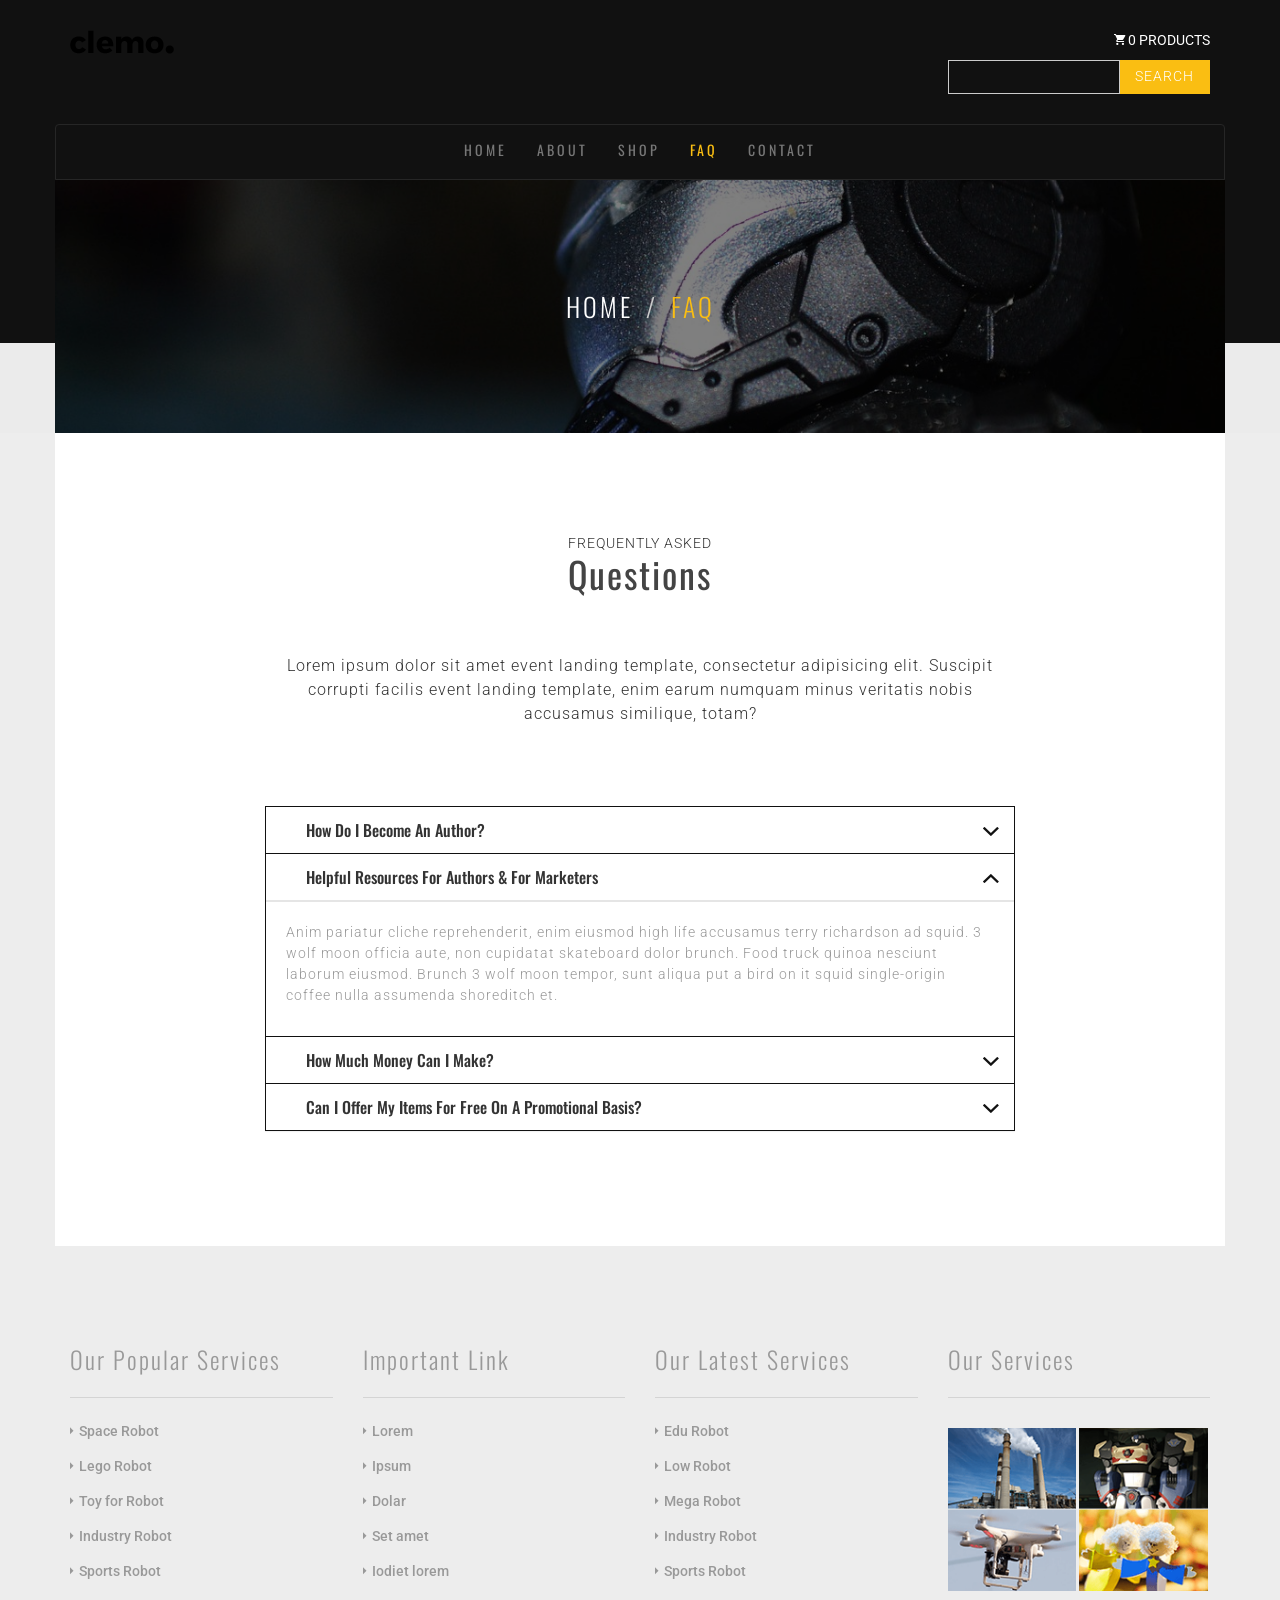
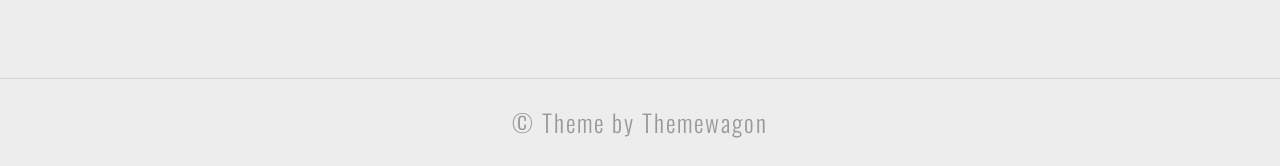
<file: faq.html>
<!DOCTYPE html>
<html lang="en">
    <head>
        <meta charset="utf-8">
        <meta http-equiv="X-UA-Compatible" content="IE=edge">
        <meta name="viewport" content="width=device-width, initial-scale=1">

        <title>Robot | FAQ</title>

        <!-- CSS -->

        <!-- google fonts -->
        <link href='https://fonts.googleapis.com/css?family=Roboto:400,300,500,700' rel='stylesheet' type='text/css'>
        <link href='https://fonts.googleapis.com/css?family=Oswald:400,300,700' rel='stylesheet' type='text/css'>

        <!-- files -->
        <link href="assets/css/bootstrap.min.css" rel="stylesheet">
        <link href="assets/css/magnific-popup.css" rel="stylesheet">
        <link href="assets/css/owl.carousel.css" rel="stylesheet">
        <link href="assets/css/owl.carousel.theme.min.css" rel="stylesheet">
        <link href="assets/css/ionicons.css" rel="stylesheet">
        <link href="assets/css/main.css" rel="stylesheet">

        <!--[if lt IE 9]>
          <script src="https://oss.maxcdn.com/html5shiv/3.7.2/html5shiv.min.js"></script>
          <script src="https://oss.maxcdn.com/respond/1.4.2/respond.min.js"></script>
        <![endif]-->
    </head>
    <body>

    <!-- Site Header -->
        <div class="site-header-bg">
            <div class="container">
                <div class="row">
                    <div class="col-sm-6">
                        <a href="index.html"><img src="assets/images/logo.png" alt="logo"></a>
                    </div>
                    <div class="col-sm-3 col-sm-offset-3 text-right">
                        <span class="ion-android-cart"></span> 0 products
                        <form>
                            <div class="input-group">
                                <input type="text" class="form-control" placeholder="">
                                <span class="input-group-btn">
                                    <button class="btn btn-default btn-robot" type="button">Search</button>
                                </span>
                            </div><!-- /input-group -->
                        </form>
                    </div>
                </div>
            </div>
        </div>
        
    <!-- Header -->

        <section id="header" class="main-header faq-header inner-header">
            <div class="container">

                <div class="row">
                    <nav class="navbar navbar-default">
                        <div class="navbar-header">
                            <button type="button" class="navbar-toggle collapsed" data-toggle="collapse" data-target="#site-nav-bar" aria-expanded="false">
                                <span class="sr-only">Toggle navigation</span>
                                <span class="icon-bar"></span>
                                <span class="icon-bar"></span>
                                <span class="icon-bar"></span>
                            </button>
                        </div>

                        <div class="collapse navbar-collapse" id="site-nav-bar">
                            <ul class="nav navbar-nav">
                                <li><a href="index.html">Home</a></li>
                                <li><a href="about.html">About</a></li>
                                <li><a href="shop.html">Shop</a></li>
                                <li class="active"><a href="faq.html">FAQ</a></li>
                                <li><a href="contact.html">Contact</a></li>
                            </ul>
                        </div><!-- /.navbar-collapse -->
                    </nav>
                </div>
                
                <div class="intro row">
                    <div class="overlay"></div>
                    <div class="col-sm-12">
                        <ol class="breadcrumb">
                            <li><a href="index.html">Home</a></li>
                            <li class="active">FAQ</li>
                        </ol>
                    </div>
                </div> <!-- /.intro.row -->
            </div> <!-- /.container -->
            <div class="nutral"></div>
        </section> <!-- /#header -->

    <!-- FAQ -->
        <section class="faq">
            <div class="container page-bgc">
                <div class="row">
                    <div class="col-sm-12">
                        <div class="title-box">
                            <p>Frequently asked</p>
                            <h2 class="title mt0">Questions</h2>
                        </div>
                    </div>
                </div>
                <div class="row">
                    <div class="col-sm-8 col-sm-offset-2">
                        <p class="inner-p">
                            Lorem ipsum dolor sit amet event landing template, consectetur adipisicing elit. Suscipit corrupti facilis event landing template, enim earum numquam minus veritatis nobis accusamus similique, totam?
                        </p>
                        <div id="accordion" role="tablist" aria-multiselectable="true" class="panel-group">
                            <div class="panel panel-default">
                                <div id="headingOne" role="tab" class="panel-heading">
                                    <h4 class="panel-title">
                                        <a role="button" data-toggle="collapse" data-parent="#accordion" href="#collapseOne" aria-expanded="false" aria-controls="collapseOne" class="collapsed">How do I become an author?</a>
                                    </h4>
                                </div>
                                <div id="collapseOne" role="tabpanel" aria-labelledby="headingOne" class="panel-collapse collapse" aria-expanded="false" style="height: 0px;">
                                    <div class="panel-body">
                                        <p>Anim pariatur cliche reprehenderit, enim eiusmod high life accusamus terry richardson ad squid. 3 wolf moon officia aute, non cupidatat skateboard dolor brunch. Food truck quinoa nesciunt laborum eiusmod. Brunch 3 wolf moon.</p>
                                    </div>
                                </div>
                            </div>
                            <div class="panel panel-default">
                                <div id="headingTwo" role="tab" class="panel-heading">
                                    <h4 class="panel-title">
                                        <a role="button" data-toggle="collapse" data-parent="#accordion" href="#collapseTwo" aria-expanded="true" aria-controls="collapseTwo" class="">Helpful Resources for Authors &amp; for marketers</a>
                                    </h4>
                                </div>
                                <div id="collapseTwo" role="tabpanel" aria-labelledby="headingTwo" class="panel-collapse collapse in" aria-expanded="true">
                                    <div class="panel-body">
                                        <p>Anim pariatur cliche reprehenderit, enim eiusmod high life accusamus terry richardson ad squid. 3 wolf moon officia aute, non cupidatat skateboard dolor brunch. Food truck quinoa nesciunt laborum eiusmod. Brunch 3 wolf moon tempor, sunt aliqua put a bird on it squid single-origin coffee nulla assumenda shoreditch et.</p>
                                    </div>
                                </div>
                            </div>
                            <div class="panel panel-default">
                                <div id="headingThree" role="tab" class="panel-heading">
                                    <h4 class="panel-title">
                                        <a role="button" data-toggle="collapse" data-parent="#accordion" href="#collapseThree" aria-expanded="false" aria-controls="collapseThree" class="collapsed">How much money can I make?</a>
                                    </h4>
                                </div>
                                <div id="collapseThree" role="tabpanel" aria-labelledby="headingThree" class="panel-collapse collapse" aria-expanded="false">
                                    <div class="panel-body">
                                        <p>Anim pariatur cliche reprehenderit, enim eiusmod high life accusamus terry richardson ad squid. 3 wolf moon officia aute, non cupidatat skateboard dolor brunch. Food truck quinoa nesciunt laborum eiusmod. Brunch 3 wolf moon tempor, sunt aliqua put a bird on it squid single-origin coffee nulla assumenda shoreditch et.</p>
                                    </div>
                                </div>
                            </div>
                            <div class="panel panel-default">
                                <div id="headingFour" role="tab" class="panel-heading">
                                    <h4 class="panel-title">
                                        <a role="button" data-toggle="collapse" data-parent="#accordion" href="#collapseFour" aria-expanded="false" aria-controls="collapseFour" class="collapsed">Can I offer my items for free on a promotional basis?</a>
                                    </h4>
                                </div>
                                <div id="collapseFour" role="tabpanel" aria-labelledby="headingFour" class="panel-collapse collapse" aria-expanded="false">
                                    <div class="panel-body">
                                        <p>Anim pariatur cliche reprehenderit, enim eiusmod high life accusamus terry richardson ad squid. 3 wolf moon officia aute, non cupidatat skateboard dolor brunch. Food truck quinoa nesciunt laborum eiusmod. Brunch 3 wolf moon tempor, sunt aliqua put a bird on it squid single-origin coffee nulla assumenda shoreditch et.</p>
                                    </div>
                                </div>
                            </div>
                        </div>
                    </div>
                </div>
            </div>
        </section>

    <!-- Footer -->
        <section id="footer-widget" class="footer-widget">
            <div class="container header-bg">
                <div class="row">
                    <div class="col-sm-3">
                        <h3>Our Popular Services</h3>
                        <ul>
                            <li><a href="#">Space Robot</a></li>
                            <li><a href="#">Lego Robot</a></li>
                            <li><a href="#">Toy for Robot</a></li>
                            <li><a href="#">Industry Robot</a></li>
                            <li><a href="#">Sports Robot</a></li>
                        </ul>
                    </div>
                    <div class="col-sm-3">
                        <h3>Important Link</h3>
                        <ul>
                            <li><a href="#">Lorem</a></li>
                            <li><a href="#">Ipsum</a></li>
                            <li><a href="#">Dolar</a></li>
                            <li><a href="#">Set amet</a></li>
                            <li><a href="#">Iodiet lorem</a></li>
                        </ul>
                    </div>
                    <div class="col-sm-3">
                        <h3>Our Latest Services</h3>
                        <ul>
                            <li><a href="#">Edu Robot</a></li>
                            <li><a href="#">Low Robot</a></li>
                            <li><a href="#">Mega Robot</a></li>
                            <li><a href="#">Industry Robot</a></li>
                            <li><a href="#">Sports Robot</a></li>
                        </ul>
                    </div>
                    <div class="col-sm-3">
                        <h3>Our Services</h3>
                        <div class="widget-img-box">
                            <a class="test-popup-link" href="assets/images/widget-big-1.png">
                                <img class="widget-img" src="assets/images/widget-1.png" alt="widget">
                            </a>
                            <a class="test-popup-link" href="assets/images/widget-big-2.png">
                                <img class="widget-img" src="assets/images/widget-2.png" alt="widget">
                            </a>
                            <a class="test-popup-link" href="assets/images/widget-big-3.png">
                                <img class="widget-img" src="assets/images/widget-3.png" alt="widget">
                            </a>
                            <a class="test-popup-link" href="assets/images/widget-big-4.png">
                                <img class="widget-img" src="assets/images/widget-4.png" alt="widget">
                            </a>
                        </div>
                    </div>
                </div>
            </div>
        </section>
        <footer class="footer text-center">
            <h3>&copy; Theme by <a href="https://themewagon.com/">Themewagon</a></h3>
        </footer>

    <!-- Scripts -->
        <script src="assets/js/jquery-1.12.3.min.js"></script>
        <script src="assets/js/bootstrap.min.js"></script>
        <script src="assets/js/jquery.magnific-popup.min.js"></script>
        <script src="assets/js/owl.carousel.min.js"></script>
        <script src="assets/js/script.js"></script>

    </body>
</html>
</file>
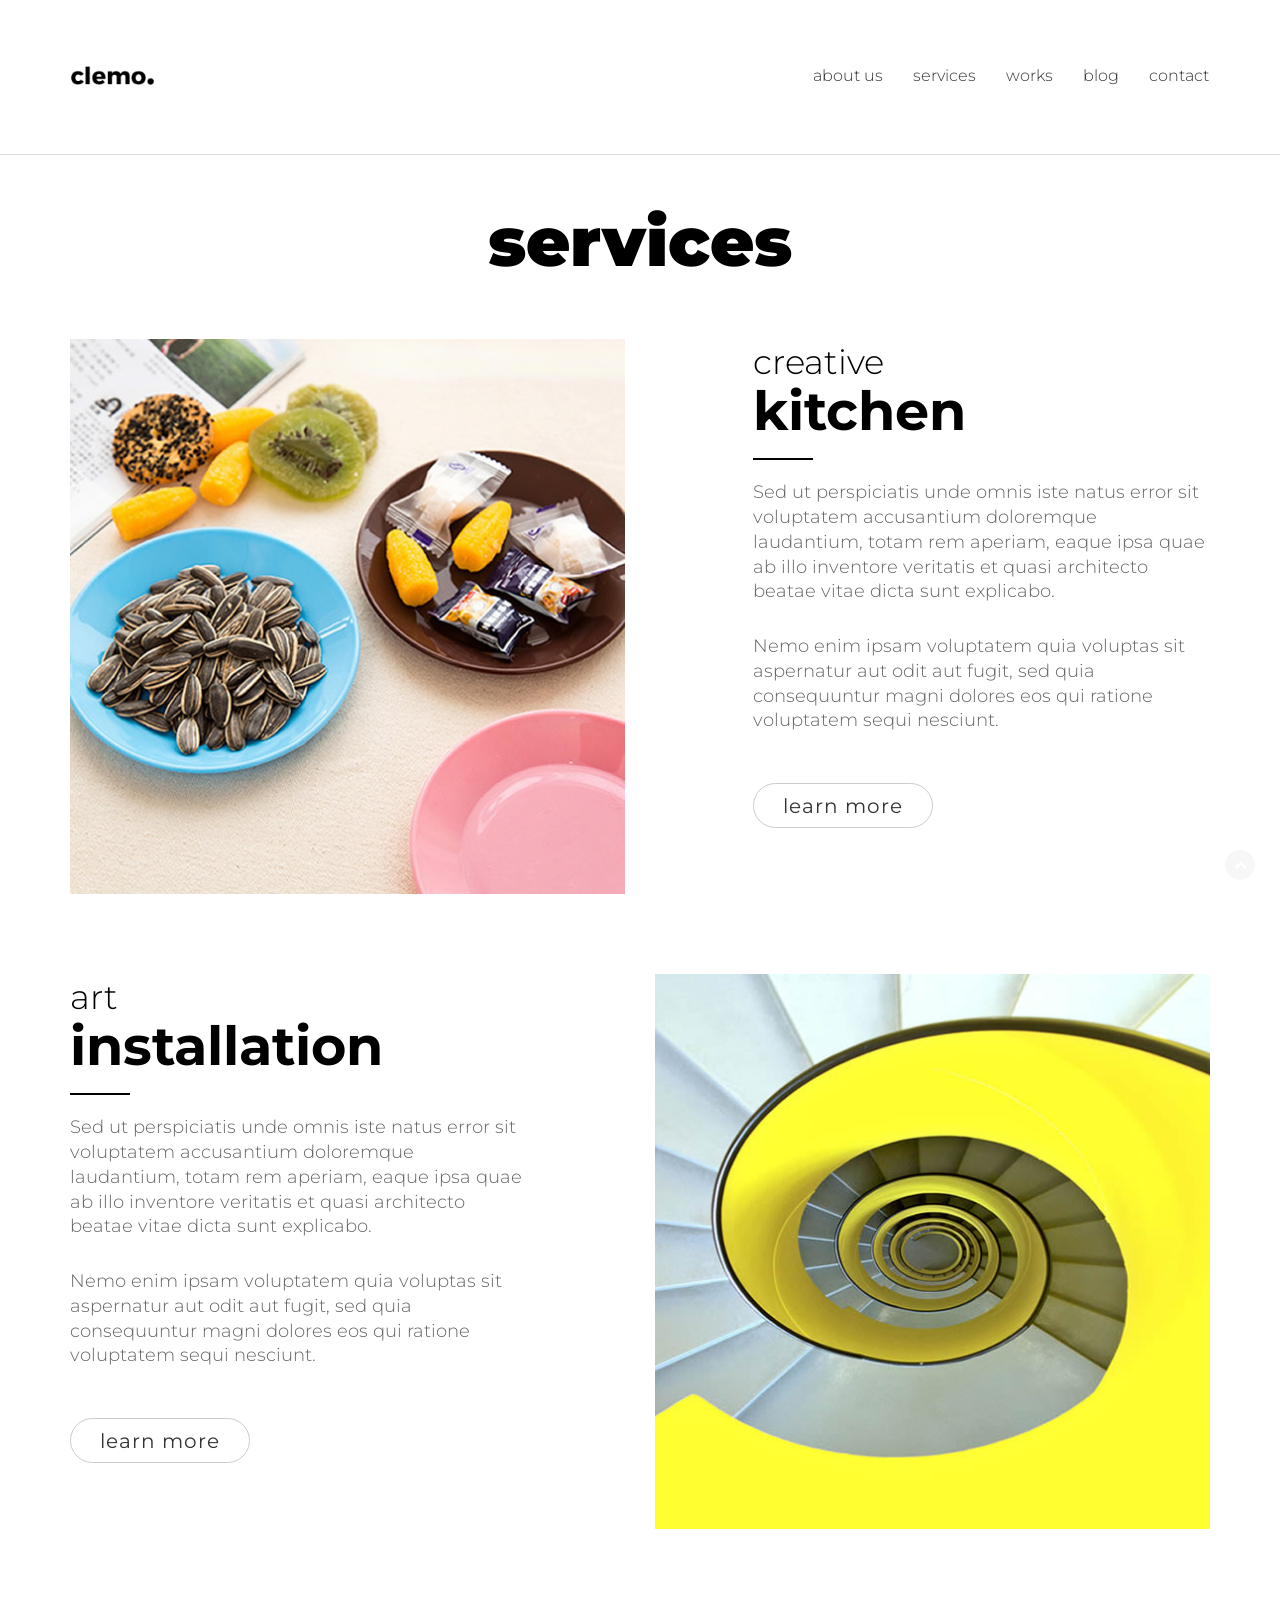
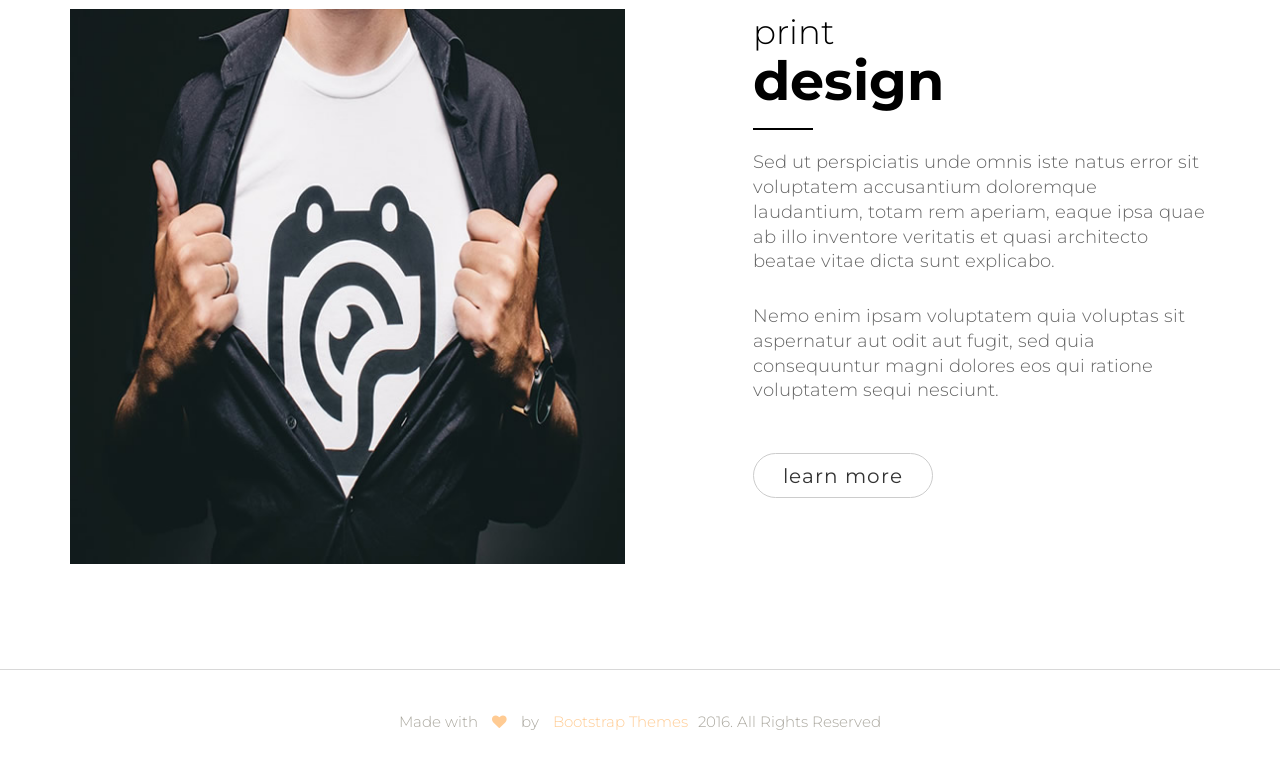
<file: service.html>
<!doctype html>
<!--[if lt IE 7]>      <html class="no-js lt-ie9 lt-ie8 lt-ie7" lang=""> <![endif]-->
<!--[if IE 7]>         <html class="no-js lt-ie9 lt-ie8" lang=""> <![endif]-->
<!--[if IE 8]>         <html class="no-js lt-ie9" lang=""> <![endif]-->
<!--[if gt IE 8]><!--> <html class="no-js" lang=""> <!--<![endif]-->
    <head>
        <meta charset="utf-8">
        <meta http-equiv="X-UA-Compatible" content="IE=edge,chrome=1">
        <title>Clemo – Free HTML5 Multipurpose Portfolio Page Template</title>
        <meta name="description" content="">
        <meta name="viewport" content="width=device-width, initial-scale=1">
        <link rel="apple-touch-icon" href="apple-touch-icon.png">

        <!--Google fonts links-->
        <link href="https://fonts.googleapis.com/css?family=Montserrat:400,700" rel="stylesheet">

        <link rel="stylesheet" href="assets/css/fonticons.css">
        <!--<link rel="stylesheet" href="assets/css/stylesheet.css">-->
        <link rel="stylesheet" href="assets/css/font-awesome.min.css">
        <link rel="stylesheet" href="assets/css/bootstrap.min.css">


        <!--For Plugins external css-->
        <link rel="stylesheet" href="assets/css/plugins.css" />

        <!--Theme custom css -->
        <link rel="stylesheet" href="assets/css/style.css">

        <!--Theme Responsive css-->
        <link rel="stylesheet" href="assets/css/responsive.css" />

        <script src="assets/js/vendor/modernizr-2.8.3-respond-1.4.2.min.js"></script>
    </head>
    <body data-spy="scroll" data-target=".navbar-collapse">
        <!--[if lt IE 8]>
            <p class="browserupgrade">You are using an <strong>outdated</strong> browser. Please <a href="http://browsehappy.com/">upgrade your browser</a> to improve your experience.</p>
        <![endif]-->
        <div class='preloader'><div class='loaded'>&nbsp;</div></div>
        <header id="main_menu" class="header navbar-fixed-top">            
            <div class="main_menu_bg">
                <div class="container">
                    <div class="row">
                        <div class="nave_menu">
                            <nav class="navbar navbar-default" id="navmenu">
                                <div class="container-fluid">
                                    <!-- Brand and toggle get grouped for better mobile display -->
                                    <div class="navbar-header">
                                        <button type="button" class="navbar-toggle collapsed" data-toggle="collapse" data-target="#bs-example-navbar-collapse-1" aria-expanded="false">
                                            <span class="sr-only">Toggle navigation</span>
                                            <span class="icon-bar"></span>
                                            <span class="icon-bar"></span>
                                            <span class="icon-bar"></span>
                                        </button>
                                        <a class="navbar-brand" href="index.html">
                                            <img src="assets/images/logo.png"/>
                                        </a>
                                    </div>

                                    <!-- Collect the nav links, forms, and other content for toggling -->



                                    <div class="collapse navbar-collapse" id="bs-example-navbar-collapse-1">
                                        <ul class="nav navbar-nav navbar-right">
                                            <li><a href="aboutus.html">about us</a></li>
                                            <li class="dropdown"><a href="#" class="dropdown-toggle" data-toggle="dropdown" role="button" aria-haspopup="true">services</a>
                                                <ul class="dropdown-menu">
                                                    <li><a href="service.html">service page</a></li>
                                                    <li><a href="service1.html">service page two</a></li>
                                                </ul>
                                            </li>
                                            <li class="dropdown"><a href="#" class="dropdown-toggle" data-toggle="dropdown" role="button" aria-haspopup="true">works</a>
                                                <ul class="dropdown-menu">
                                                    <li><a href="work.html">work page</a></li>
                                                    <li><a href="work1.html">work page Two</a></li>
                                                </ul>
                                            </li>
                                            <li class="dropdown"><a href="#" class="dropdown-toggle" data-toggle="dropdown" role="button" aria-haspopup="true">blog</a>
                                                <ul class="dropdown-menu">
                                                    <li><a href="blog.html">blog page</a></li>
                                                    <li><a href="bloginner.html">singleblog page</a></li>
                                                </ul>
                                            </li>
                                            <li><a href="contact.html">contact</a></li>
                                        </ul>    
                                    </div>

                                </div>
                            </nav>
                        </div>	
                    </div>

                </div>

            </div>
        </header> <!--End of header -->



        <!-- Service Section -->
        <section id="service" class="service sections margin-top-120">
            <div class="container">
                <div class="row">
                    <div class="col-sm-12">
                        <div class="head_title text-center">
                            <h1>services</h1>
                        </div><!-- End of head title -->

                        <div class="main_service_area"> 
                            <div class="single_service_area">
                                <div class="row">
                                    <div class="col-sm-6">
                                        <div class="signle_service_left">
                                            <img src="assets/images/service4.jpg" alt="" />
                                        </div>
                                    </div>
                                    <div class="col-sm-5 col-sm-push-1">
                                        <div class="single_service">
                                            <h3>creative</h3>
                                            <h2>kitchen</h2>
                                            <div class="separator2"></div>
                                            <p>Sed ut perspiciatis unde omnis iste natus error sit voluptatem accusantium doloremque laudantium, totam rem aperiam,
                                                eaque ipsa quae ab illo inventore veritatis et quasi architecto beatae vitae dicta sunt explicabo.  </p>

                                            <p>Nemo enim ipsam voluptatem quia voluptas sit aspernatur aut odit aut fugit, 
                                                sed quia consequuntur magni dolores eos qui ratione voluptatem sequi nesciunt.</p>

                                            <a href="" class="btn btn-default">learn more</a>
                                        </div>
                                    </div>
                                </div>
                            </div><!-- End of single service area -->

                            <div class="single_service_area  margin-top-80">
                                <div class="row">

                                    <div class="col-sm-6 col-sm-push-6">
                                        <div class="signle_service_left">
                                            <img src="assets/images/service5.jpg" alt="" />
                                        </div>
                                    </div>

                                    <div class="col-sm-5 col-sm-pull-6">
                                        <div class="single_service">
                                            <h3>art</h3>
                                            <h2>installation</h2>
                                            <div class="separator2"></div>
                                            <p>Sed ut perspiciatis unde omnis iste natus error sit voluptatem accusantium doloremque laudantium, totam rem aperiam,
                                                eaque ipsa quae ab illo inventore veritatis et quasi architecto beatae vitae dicta sunt explicabo.  </p>

                                            <p>Nemo enim ipsam voluptatem quia voluptas sit aspernatur aut odit aut fugit, 
                                                sed quia consequuntur magni dolores eos qui ratione voluptatem sequi nesciunt.</p>

                                            <a href="" class="btn btn-default">learn more</a>
                                        </div>
                                    </div>

                                </div>
                            </div><!-- End of single service area -->

                            <div class="single_service_area margin-top-80">
                                <div class="row">
                                    <div class="col-sm-6">
                                        <div class="signle_service_left">
                                            <img src="assets/images/service6.jpg" alt="" />
                                        </div>
                                    </div>
                                    <div class="col-sm-5 col-sm-push-1">
                                        <div class="single_service">
                                            <h3>print</h3>
                                            <h2>design</h2>
                                            <div class="separator2"></div>
                                            <p>Sed ut perspiciatis unde omnis iste natus error sit voluptatem accusantium doloremque laudantium, totam rem aperiam,
                                                eaque ipsa quae ab illo inventore veritatis et quasi architecto beatae vitae dicta sunt explicabo.  </p>

                                            <p>Nemo enim ipsam voluptatem quia voluptas sit aspernatur aut odit aut fugit, 
                                                sed quia consequuntur magni dolores eos qui ratione voluptatem sequi nesciunt.</p>

                                            <a href="" class="btn btn-default">learn more</a>
                                        </div>
                                    </div>
                                </div>
                            </div><!-- End of single service area -->
                        </div>
                    </div><!-- End of col-sm-12 -->
                </div><!-- End of row -->
            </div><!-- End of Container -->
        </section><!-- End of Service Section -->



        <!-- footer Section -->
        <footer id="footer" class="footer">
            <div class="container">
                <div class="main_footer">
                    <div class="row">
                        <div class="col-sm-12">
                            <div class="copyright_text text-center">
                                <p class=" wow fadeInRight" data-wow-duration="1s">Made with <i class="fa fa-heart"></i> by <a target="_blank" href="https://bootstrapthemes.co">Bootstrap Themes</a>2016. All Rights Reserved</p>
                            </div>
                        </div>
                    </div>
                </div>
            </div><!-- End of container -->
        </footer><!-- End of footer -->



        <!-- START SCROLL TO TOP  -->

        <div class="scrollup">
            <a href="#"><i class="fa fa-chevron-up"></i></a>
        </div>

        <script src="assets/js/vendor/jquery-1.11.2.min.js"></script>
        <script src="assets/js/vendor/bootstrap.min.js"></script>

        <script src="assets/js/jquery.easing.1.3.js"></script>

        <script src="assets/js/plugins.js"></script>
        <script src="assets/js/main.js"></script>

    </body>
</html>
</file>
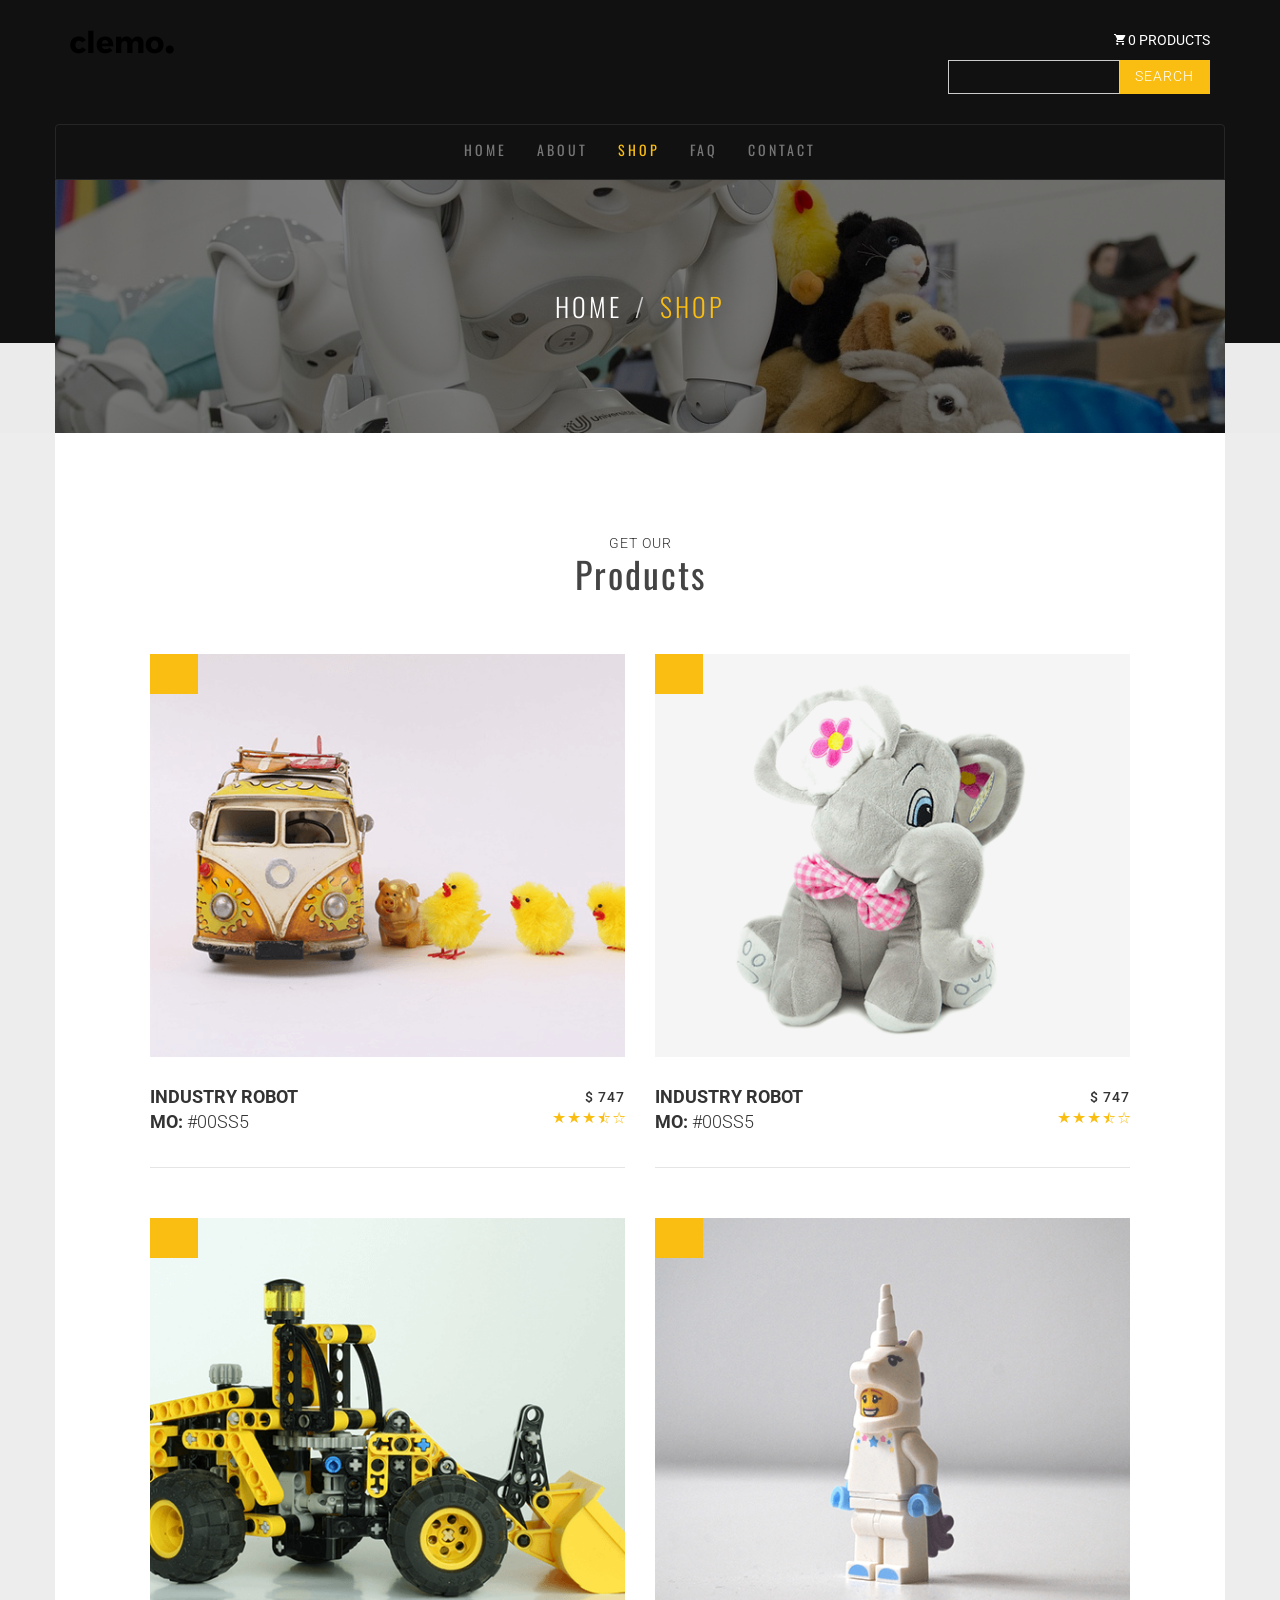
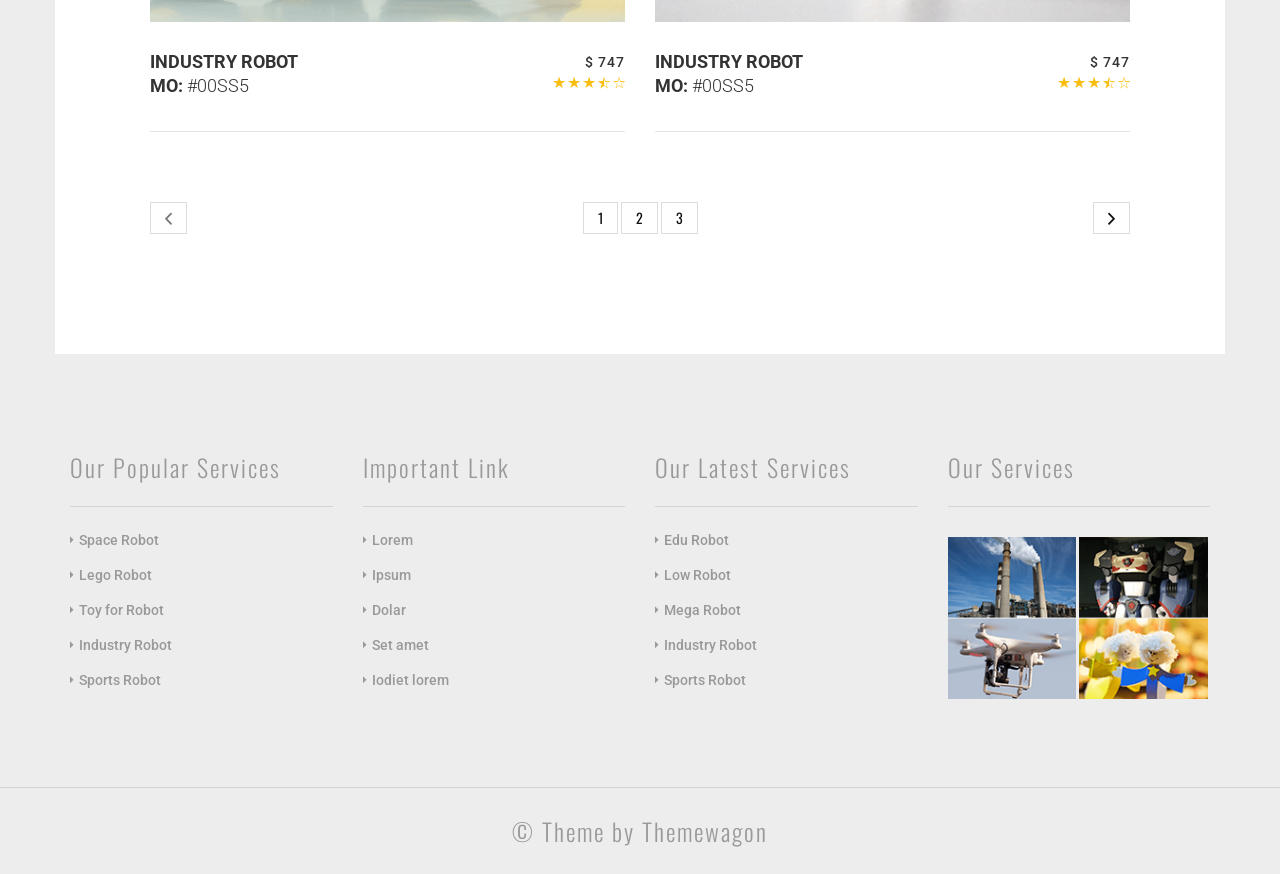
<file: shop.html>
<!DOCTYPE html>
<html lang="en">
    <head>
        <meta charset="utf-8">
        <meta http-equiv="X-UA-Compatible" content="IE=edge">
        <meta name="viewport" content="width=device-width, initial-scale=1">

        <title>Robot | Shop</title>

        <!-- CSS -->

        <!-- google fonts -->
        <link href='https://fonts.googleapis.com/css?family=Roboto:400,300,500,700' rel='stylesheet' type='text/css'>
        <link href='https://fonts.googleapis.com/css?family=Oswald:400,300,700' rel='stylesheet' type='text/css'>

        <!-- files -->
        <link href="assets/css/bootstrap.min.css" rel="stylesheet">
        <link href="assets/css/magnific-popup.css" rel="stylesheet">
        <link href="assets/css/owl.carousel.css" rel="stylesheet">
        <link href="assets/css/owl.carousel.theme.min.css" rel="stylesheet">
        <link href="assets/css/ionicons.css" rel="stylesheet">
        <link href="assets/css/main.css" rel="stylesheet">

        <!--[if lt IE 9]>
          <script src="https://oss.maxcdn.com/html5shiv/3.7.2/html5shiv.min.js"></script>
          <script src="https://oss.maxcdn.com/respond/1.4.2/respond.min.js"></script>
        <![endif]-->
    </head>
    <body>

    <!-- Site Header -->
        <div class="site-header-bg">
            <div class="container">
                <div class="row">
                    <div class="col-sm-6">
                        <a href="index.html"><img src="assets/images/logo.png" alt="logo"></a>
                    </div>
                    <div class="col-sm-3 col-sm-offset-3 text-right">
                        <span class="ion-android-cart"></span> 0 products
                        <form>
                            <div class="input-group">
                                <input type="text" class="form-control" placeholder="">
                                <span class="input-group-btn">
                                    <button class="btn btn-default btn-robot" type="button">Search</button>
                                </span>
                            </div><!-- /input-group -->
                        </form>
                    </div>
                </div>
            </div>
        </div>
        
    <!-- Header -->

        <section id="header" class="main-header shop-header inner-header">
            <div class="container">

                <div class="row">
                    <nav class="navbar navbar-default">
                        <div class="navbar-header">
                            <button type="button" class="navbar-toggle collapsed" data-toggle="collapse" data-target="#site-nav-bar" aria-expanded="false">
                                <span class="sr-only">Toggle navigation</span>
                                <span class="icon-bar"></span>
                                <span class="icon-bar"></span>
                                <span class="icon-bar"></span>
                            </button>
                        </div>

                        <div class="collapse navbar-collapse" id="site-nav-bar">
                            <ul class="nav navbar-nav">
                                <li><a href="index.html">Home</a></li>
                                <li><a href="about.html">About</a></li>
                                <li class="active"><a href="shop.html">Shop</a></li>
                                <li><a href="faq.html">FAQ</a></li>
                                <li><a href="contact.html">Contact</a></li>
                            </ul>
                        </div><!-- /.navbar-collapse -->
                    </nav>
                </div>
                
                <div class="intro row">
                    <div class="overlay"></div>
                    <div class="col-sm-12">
                        <ol class="breadcrumb">
                            <li><a href="index.html">Home</a></li>
                            <li class="active">Shop</li>
                        </ol>
                    </div>
                </div> <!-- /.intro.row -->
            </div> <!-- /.container -->
            <div class="nutral"></div>
        </section> <!-- /#header -->

    <!-- Shop -->
        <section class="shop">
            <div class="container page-bgc">
                <div class="row">
                    <div class="col-sm-12">
                        <div class="title-box">
                            <p>Get our</p>
                            <h2 class="title mt0">Products</h2>
                        </div>
                    </div>
                </div>
                <div class="row">
                    <div class="boxed">
                        <div class="col-sm-6">
                            <div class="shop-box">
                                <img class="img-full img-responsive" src="assets/images/shop-1.png" alt="shop">
                                <div class="shop-box-hover text-center">
                                    <div class="c-table">
                                        <div class="c-cell">
                                            <a href="#">
                                                <span class="ion-heart"></span>
                                            </a>
                                            <a href="#">
                                                <span class="ion-ios-search-strong"></span>
                                            </a>
                                            <a href="#">
                                                <span class="ion-ios-cart"></span>
                                            </a>
                                        </div>
                                    </div>
                                </div>
                            </div>
                            <div class="shop-box-title">
                                <div class="row">
                                    <div class="col-sm-6">
                                        <h4>Industry Robot</h4>
                                        <h4>MO: <span class="thin">#00SS5</span></h4>
                                    </div>
                                    <div class="col-sm-6">
                                        <p class="shop-price">
                                            $ 747
                                        </p>
                                        <div class="star">
                                            <span class="ion-ios-star"></span>
                                            <span class="ion-ios-star"></span>
                                            <span class="ion-ios-star"></span>
                                            <span class="ion-ios-star-half"></span>
                                            <span class="ion-ios-star-outline"></span>
                                        </div>
                                    </div>
                                </div>
                            </div>
                        </div>
                        <div class="col-sm-6">
                            <div class="shop-box">
                                <img class="img-full img-responsive" src="assets/images/shop-2.png" alt="shop">
                                <div class="shop-box-hover text-center">
                                    <div class="c-table">
                                        <div class="c-cell">
                                            <a href="#">
                                                <span class="ion-heart"></span>
                                            </a>
                                            <a href="#">
                                                <span class="ion-ios-search-strong"></span>
                                            </a>
                                            <a href="#">
                                                <span class="ion-ios-cart"></span>
                                            </a>
                                        </div>
                                    </div>
                                </div>
                            </div>
                            <div class="shop-box-title">
                                <div class="row">
                                    <div class="col-sm-6">
                                        <h4>Industry Robot</h4>
                                        <h4>MO: <span class="thin">#00SS5</span></h4>
                                    </div>
                                    <div class="col-sm-6">
                                        <p class="shop-price">
                                            $ 747
                                        </p>
                                        <div class="star">
                                            <span class="ion-ios-star"></span>
                                            <span class="ion-ios-star"></span>
                                            <span class="ion-ios-star"></span>
                                            <span class="ion-ios-star-half"></span>
                                            <span class="ion-ios-star-outline"></span>
                                        </div>
                                    </div>
                                </div>
                            </div>
                        </div>
                        <div class="col-sm-6">
                            <div class="shop-box">
                                <img class="img-full img-responsive" src="assets/images/shop-3.png" alt="shop">
                                <div class="shop-box-hover text-center">
                                    <div class="c-table">
                                        <div class="c-cell">
                                            <a href="#">
                                                <span class="ion-heart"></span>
                                            </a>
                                            <a href="#">
                                                <span class="ion-ios-search-strong"></span>
                                            </a>
                                            <a href="#">
                                                <span class="ion-ios-cart"></span>
                                            </a>
                                        </div>
                                    </div>
                                </div>
                            </div>
                            <div class="shop-box-title">
                                <div class="row">
                                    <div class="col-sm-6">
                                        <h4>Industry Robot</h4>
                                        <h4>MO: <span class="thin">#00SS5</span></h4>
                                    </div>
                                    <div class="col-sm-6">
                                        <p class="shop-price">
                                            $ 747
                                        </p>
                                        <div class="star">
                                            <span class="ion-ios-star"></span>
                                            <span class="ion-ios-star"></span>
                                            <span class="ion-ios-star"></span>
                                            <span class="ion-ios-star-half"></span>
                                            <span class="ion-ios-star-outline"></span>
                                        </div>
                                    </div>
                                </div>
                            </div>
                        </div>
                        <div class="col-sm-6">
                            <div class="shop-box">
                                <img class="img-full img-responsive" src="assets/images/shop-4.png" alt="shop">
                                <div class="shop-box-hover text-center">
                                    <div class="c-table">
                                        <div class="c-cell">
                                            <a href="#">
                                                <span class="ion-heart"></span>
                                            </a>
                                            <a href="#">
                                                <span class="ion-ios-search-strong"></span>
                                            </a>
                                            <a href="#">
                                                <span class="ion-ios-cart"></span>
                                            </a>
                                        </div>
                                    </div>
                                </div>
                            </div>
                            <div class="shop-box-title">
                                <div class="row">
                                    <div class="col-sm-6">
                                        <h4>Industry Robot</h4>
                                        <h4>MO: <span class="thin">#00SS5</span></h4>
                                    </div>
                                    <div class="col-sm-6">
                                        <p class="shop-price">
                                            $ 747
                                        </p>
                                        <div class="star">
                                            <span class="ion-ios-star"></span>
                                            <span class="ion-ios-star"></span>
                                            <span class="ion-ios-star"></span>
                                            <span class="ion-ios-star-half"></span>
                                            <span class="ion-ios-star-outline"></span>
                                        </div>
                                    </div>
                                </div>
                            </div>
                        </div>
                        <div class="col-sm-12">
                            <nav>
                                <ul class="pager">
                                    <li class="previous disabled"><a href="#"><span aria-hidden="true" class="ion-chevron-left"></span></a></li>
                                    <li><a href="#">1</a></li>
                                    <li><a href="#">2</a></li>
                                    <li><a href="#">3</a></li>
                                    <li class="next"><a href="#"><span aria-hidden="true" class="ion-chevron-right"></span></a></li>
                                </ul>
                            </nav>
                        </div>
                    </div>
                </div>
            </div>
        </section>

    <!-- Footer -->
        <section id="footer-widget" class="footer-widget">
            <div class="container header-bg">
                <div class="row">
                    <div class="col-sm-3">
                        <h3>Our Popular Services</h3>
                        <ul>
                            <li><a href="#">Space Robot</a></li>
                            <li><a href="#">Lego Robot</a></li>
                            <li><a href="#">Toy for Robot</a></li>
                            <li><a href="#">Industry Robot</a></li>
                            <li><a href="#">Sports Robot</a></li>
                        </ul>
                    </div>
                    <div class="col-sm-3">
                        <h3>Important Link</h3>
                        <ul>
                            <li><a href="#">Lorem</a></li>
                            <li><a href="#">Ipsum</a></li>
                            <li><a href="#">Dolar</a></li>
                            <li><a href="#">Set amet</a></li>
                            <li><a href="#">Iodiet lorem</a></li>
                        </ul>
                    </div>
                    <div class="col-sm-3">
                        <h3>Our Latest Services</h3>
                        <ul>
                            <li><a href="#">Edu Robot</a></li>
                            <li><a href="#">Low Robot</a></li>
                            <li><a href="#">Mega Robot</a></li>
                            <li><a href="#">Industry Robot</a></li>
                            <li><a href="#">Sports Robot</a></li>
                        </ul>
                    </div>
                    <div class="col-sm-3">
                        <h3>Our Services</h3>
                        <div class="widget-img-box">
                            <a class="test-popup-link" href="assets/images/widget-big-1.png">
                                <img class="widget-img" src="assets/images/widget-1.png" alt="widget">
                            </a>
                            <a class="test-popup-link" href="assets/images/widget-big-2.png">
                                <img class="widget-img" src="assets/images/widget-2.png" alt="widget">
                            </a>
                            <a class="test-popup-link" href="assets/images/widget-big-3.png">
                                <img class="widget-img" src="assets/images/widget-3.png" alt="widget">
                            </a>
                            <a class="test-popup-link" href="assets/images/widget-big-4.png">
                                <img class="widget-img" src="assets/images/widget-4.png" alt="widget">
                            </a>
                        </div>
                    </div>
                </div>
            </div>
        </section>
        <footer class="footer text-center">
            <h3>&copy; Theme by <a href="https://themewagon.com/">Themewagon</a></h3>
        </footer>

    <!-- Scripts -->
        <script src="assets/js/jquery-1.12.3.min.js"></script>
        <script src="assets/js/bootstrap.min.js"></script>
        <script src="assets/js/jquery.magnific-popup.min.js"></script>
        <script src="assets/js/owl.carousel.min.js"></script>
        <script src="assets/js/script.js"></script>

    </body>
</html>
</file>
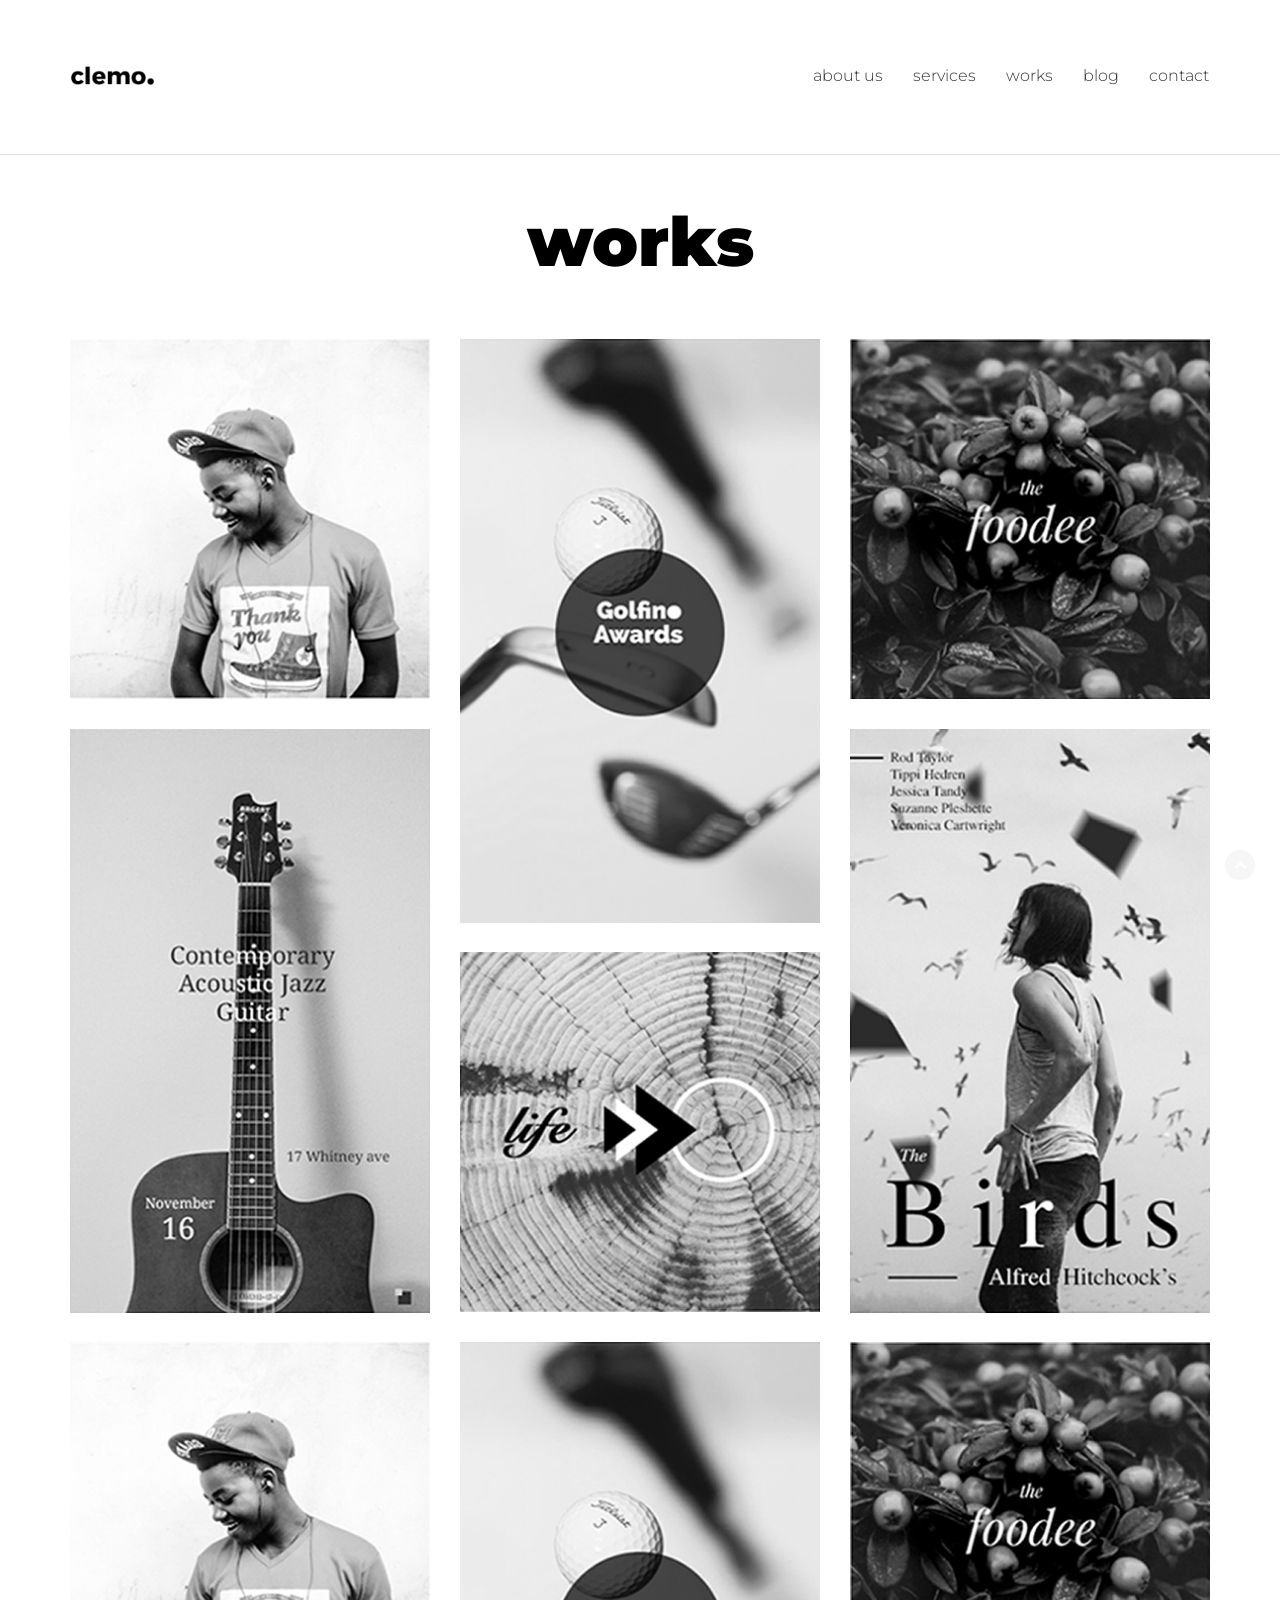
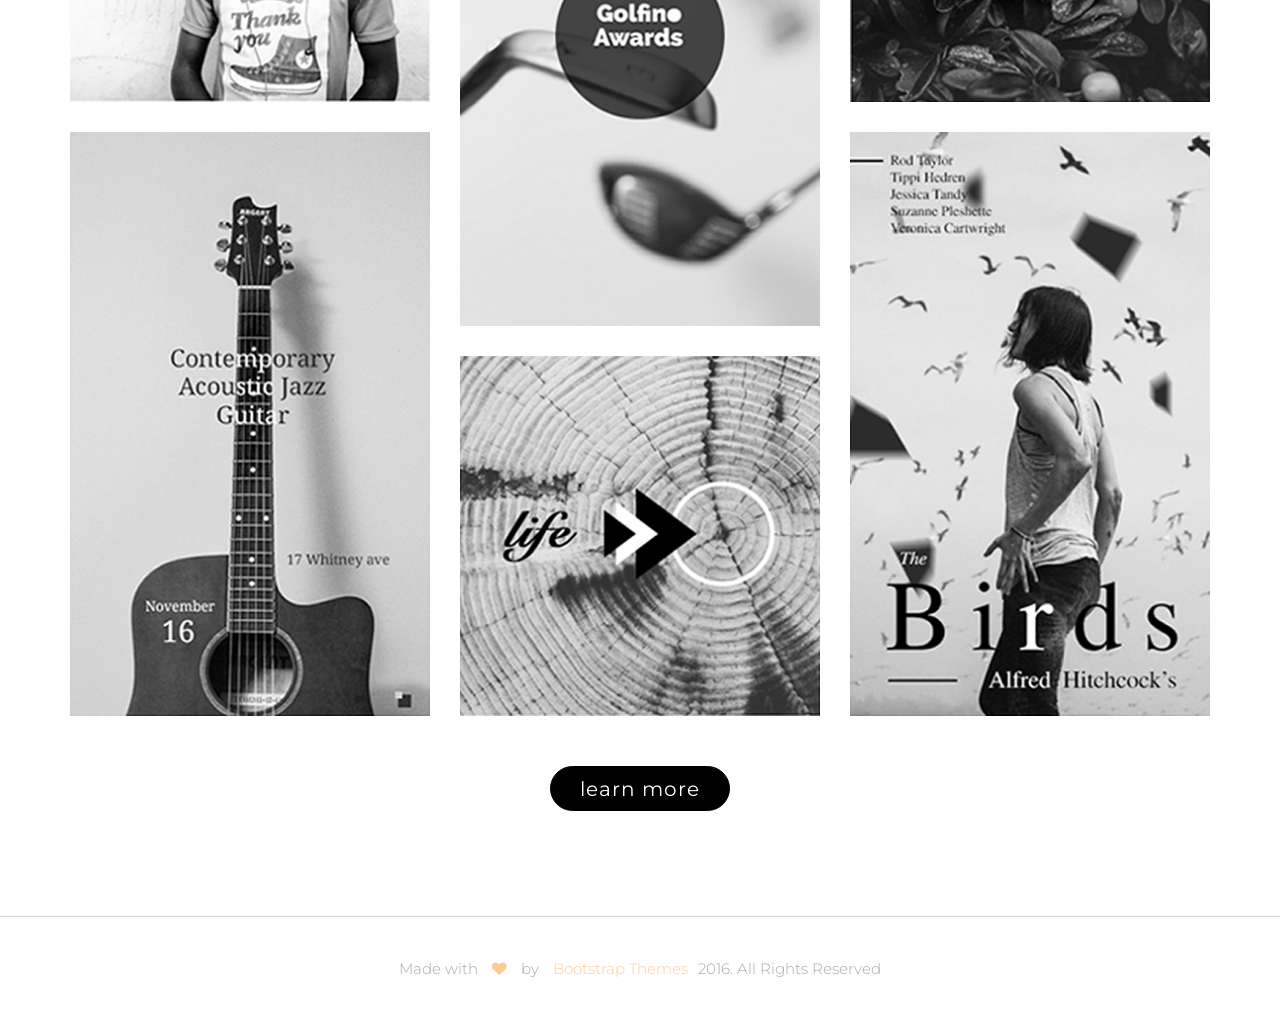
<file: work.html>
<!doctype html>
<!--[if lt IE 7]>      <html class="no-js lt-ie9 lt-ie8 lt-ie7" lang=""> <![endif]-->
<!--[if IE 7]>         <html class="no-js lt-ie9 lt-ie8" lang=""> <![endif]-->
<!--[if IE 8]>         <html class="no-js lt-ie9" lang=""> <![endif]-->
<!--[if gt IE 8]><!--> <html class="no-js" lang=""> <!--<![endif]-->
    <head>
        <meta charset="utf-8">
        <meta http-equiv="X-UA-Compatible" content="IE=edge,chrome=1">
        <title>Clemo – Free HTML5 Multipurpose Portfolio Page Template</title>
        <meta name="description" content="">
        <meta name="viewport" content="width=device-width, initial-scale=1">
        <link rel="apple-touch-icon" href="apple-touch-icon.png">


        <!--Google fonts links-->
        <link href="https://fonts.googleapis.com/css?family=Montserrat:400,700" rel="stylesheet">

        <link rel="stylesheet" href="assets/css/fonticons.css">
        <link rel="stylesheet" href="assets/css/slider-pro.css">
        <!--<link rel="stylesheet" href="assets/css/stylesheet.css">-->
        <link rel="stylesheet" href="assets/css/font-awesome.min.css">
        <link rel="stylesheet" href="assets/css/bootstrap.min.css">


        <!--For Plugins external css-->
        <link rel="stylesheet" href="assets/css/plugins.css" />

        <!--Theme custom css -->
        <link rel="stylesheet" href="assets/css/style.css">

        <!--Theme Responsive css-->
        <link rel="stylesheet" href="assets/css/responsive.css" />

        <script src="assets/js/vendor/modernizr-2.8.3-respond-1.4.2.min.js"></script>
    </head>
    <body data-spy="scroll" data-target=".navbar-collapse">
        <!--[if lt IE 8]>
            <p class="browserupgrade">You are using an <strong>outdated</strong> browser. Please <a href="http://browsehappy.com/">upgrade your browser</a> to improve your experience.</p>
        <![endif]-->
        <div class='preloader'><div class='loaded'>&nbsp;</div></div>
        <header id="main_menu" class="header navbar-fixed-top">            
            <div class="main_menu_bg">
                <div class="container">
                    <div class="row">
                        <div class="nave_menu">
                            <nav class="navbar navbar-default" id="navmenu">
                                <div class="container-fluid">
                                    <!-- Brand and toggle get grouped for better mobile display -->
                                    <div class="navbar-header">
                                        <button type="button" class="navbar-toggle collapsed" data-toggle="collapse" data-target="#bs-example-navbar-collapse-1" aria-expanded="false">
                                            <span class="sr-only">Toggle navigation</span>
                                            <span class="icon-bar"></span>
                                            <span class="icon-bar"></span>
                                            <span class="icon-bar"></span>
                                        </button>
                                        <a class="navbar-brand" href="index.html">
                                            <img src="assets/images/logo.png"/>
                                        </a>
                                    </div>

                                    <!-- Collect the nav links, forms, and other content for toggling -->



                                    <div class="collapse navbar-collapse" id="bs-example-navbar-collapse-1">
                                        <ul class="nav navbar-nav navbar-right">
                                            <li><a href="aboutus.html">about us</a></li>
                                            <li class="dropdown"><a href="#" class="dropdown-toggle" data-toggle="dropdown" role="button" aria-haspopup="true">services</a>
                                                <ul class="dropdown-menu">
                                                    <li><a href="service.html">service page</a></li>
                                                    <li><a href="service1.html">service page two</a></li>
                                                </ul>
                                            </li>
                                            <li class="dropdown"><a href="#" class="dropdown-toggle" data-toggle="dropdown" role="button" aria-haspopup="true">works</a>
                                                <ul class="dropdown-menu">
                                                    <li><a href="work.html">work page</a></li>
                                                    <li><a href="work1.html">work page Two</a></li>
                                                </ul>
                                            </li>
                                            <li class="dropdown"><a href="#" class="dropdown-toggle" data-toggle="dropdown" role="button" aria-haspopup="true">blog</a>
                                                <ul class="dropdown-menu">
                                                    <li><a href="blog.html">blog page</a></li>
                                                    <li><a href="bloginner.html">singleblog page</a></li>
                                                </ul>
                                            </li>
                                            <li><a href="contact.html">contact</a></li>
                                        </ul>    
                                    </div>

                                </div>
                            </nav>
                        </div>	
                    </div>

                </div>

            </div>
        </header> <!--End of header -->



        <!-- Work Section -->
        <section id="work" class="work sections">
            <div class="container">
                <div class="row">
                    <div class="main_mix_content text-center margin-top-120">
                        <div class="head_title">
                            <h1>works</h1>
                        </div><!-- End of head title -->


                        <div id="mixcontent" class="mixcontent text-center">
                            <div class="col-sm-4 col-xs-12 mix category-1">
                                <div class="single_mixi_portfolio">
                                    <img src="assets/images/pf01.png" alt="" />
                                    <div class="single_work_overlay">
                                        <h4>golfino
                                            awards</h4>
                                        <div class="separator"></div>
                                        <p>print design</p>
                                    </div>
                                </div>
                            </div>
                            <div class="col-sm-4 col-xs-12 mix category-1">
                                <div class="single_mixi_portfolio">
                                    <img src="assets/images/pf02.png" alt="" />
                                    <div class="single_work_overlay single_work_overlay2">
                                        <h4>golfino
                                            awards</h4>
                                        <div class="separator"></div>
                                        <p>print design</p>
                                    </div>
                                </div>
                            </div>
                            <div class="col-sm-4 col-xs-12 mix category-1">
                                <div class="single_mixi_portfolio">
                                    <img src="assets/images/pf3.png" alt="" />
                                    <div class="single_work_overlay">
                                        <h4>golfino
                                            awards</h4>
                                        <div class="separator"></div>
                                        <p>print design</p>
                                    </div>
                                </div>
                            </div>
                            <div class="col-sm-4 col-xs-12 mix category-1">
                                <div class="single_mixi_portfolio">
                                    <img src="assets/images/pf4.png" alt="" />
                                    <div class="single_work_overlay single_work_overlay2">
                                        <h4>golfino
                                            awards</h4>
                                        <div class="separator"></div>
                                        <p>print design</p>
                                    </div>
                                </div>
                            </div>

                            <div class="col-sm-4 col-xs-12 mix category-1">
                                <div class="single_mixi_portfolio">
                                    <img src="assets/images/pf6.png" alt="" />
                                    <div class="single_work_overlay single_work_overlay2">
                                        <h4>golfino
                                            awards</h4>
                                        <div class="separator"></div>
                                        <p>print design</p>
                                    </div>
                                </div>
                            </div>

                            <div class="col-sm-4 col-xs-12 mix category-1">
                                <div class="single_mixi_portfolio">
                                    <img src="assets/images/pf5.png" alt="" />
                                    <div class="single_work_overlay">
                                        <h4>golfino
                                            awards</h4>
                                        <div class="separator"></div>
                                        <p>print design</p>
                                    </div>
                                </div>
                            </div>
                            <div class="col-sm-4 col-xs-12 mix category-2">
                                <div class="single_mixi_portfolio">
                                    <img src="assets/images/pf01.png" alt="" />
                                    <div class="single_work_overlay">
                                        <h4>golfino
                                            awards</h4>
                                        <div class="separator"></div>
                                        <p>print design</p>
                                    </div>
                                </div>
                            </div>
                            <div class="col-sm-4 col-xs-12 mix category-2">
                                <div class="single_mixi_portfolio">
                                    <img src="assets/images/pf02.png" alt="" />
                                    <div class="single_work_overlay single_work_overlay2">
                                        <h4>golfino
                                            awards</h4>
                                        <div class="separator"></div>
                                        <p>print design</p>
                                    </div>
                                </div>
                            </div>
                            <div class="col-sm-4 col-xs-12 mix category-2">
                                <div class="single_mixi_portfolio">
                                    <img src="assets/images/pf3.png" alt="" />
                                    <div class="single_work_overlay">
                                        <h4>golfino
                                            awards</h4>
                                        <div class="separator"></div>
                                        <p>print design</p>
                                    </div>
                                </div>
                            </div>
                            <div class="col-sm-4 col-xs-12 mix category-2">
                                <div class="single_mixi_portfolio">
                                    <img src="assets/images/pf4.png" alt="" />
                                    <div class="single_work_overlay single_work_overlay2">
                                        <h4>golfino
                                            awards</h4>
                                        <div class="separator"></div>
                                        <p>print design</p>
                                    </div>
                                </div>
                            </div>
                            <div class="col-sm-4 col-xs-12 mix category-2">
                                <div class="single_mixi_portfolio">
                                    <img src="assets/images/pf6.png" alt="" />
                                    <div class="single_work_overlay single_work_overlay2">
                                        <h4>golfino
                                            awards</h4>
                                        <div class="separator"></div>
                                        <p>print design</p>
                                    </div>
                                </div>
                            </div>
                            <div class="col-sm-4 col-xs-12 mix category-2">
                                <div class="single_mixi_portfolio">
                                    <img src="assets/images/pf5.png" alt="" />
                                    <div class="single_work_overlay">
                                        <h4>golfino
                                            awards</h4>
                                        <div class="separator"></div>
                                        <p>print design</p>
                                    </div>
                                </div>
                            </div>

                        </div>

                        <a href="" class="btn">learn more</a>
                    </div>                     
                </div><!-- End of row -->
            </div><!-- End of Contaier -->
        </section><!-- End of portfolio Section -->   



        <!-- footer Section -->
        <footer id="footer" class="footer">
            <div class="container">
                <div class="main_footer">
                    <div class="row">
                        <div class="col-sm-12">
                            <div class="copyright_text text-center">
                                <p class=" wow fadeInRight" data-wow-duration="1s">Made with <i class="fa fa-heart"></i> by <a target="_blank" href="https://bootstrapthemes.co">Bootstrap Themes</a>2016. All Rights Reserved</p>
                            </div>
                        </div>
                    </div>
                </div>
            </div><!-- End of container -->
        </footer><!-- End of footer -->



        <!-- START SCROLL TO TOP  -->

        <div class="scrollup">
            <a href="#"><i class="fa fa-chevron-up"></i></a>
        </div>


        <!-- jQuery -->
        <script src="assets/js/vendor/jquery-1.11.2.min.js"></script>

        <!-- jQuery Bootstrap js  -->
        <script src="assets/js/vendor/bootstrap.min.js"></script>

        <!-- jQuery easing js  -->
        <script src="assets/js/jquery.easing.1.3.js"></script>

        <!-- jQuery masonry js  -->
        <script src="assets/js/masonry/masonry.min.js"></script>
        <script type="text/javascript">
            $('.mixcontent').masonry();
        </script>

        <!-- jQuery Mixitup  -->
        <script src="assets/js/jquery.mixitup.min.js"></script>
        <script type="text/javascript">
//            jQuery('#').mixItUp({
//                selectors: {
//                    target: '.tile',
//                    filter: '.filter'
//                },
//                animation: {
//                    animateResizeContainer: false,
//                    effects: 'fade scale'
//                }
//
//            });

            //           $('.mixitupId').mixItUp();
        </script>



        <!-- jQuery plugins  -->
        <script src="assets/js/plugins.js"></script>

        <!-- jQuery Main js  -->
        <script src="assets/js/main.js"></script>

    </body>
</html>
</file>
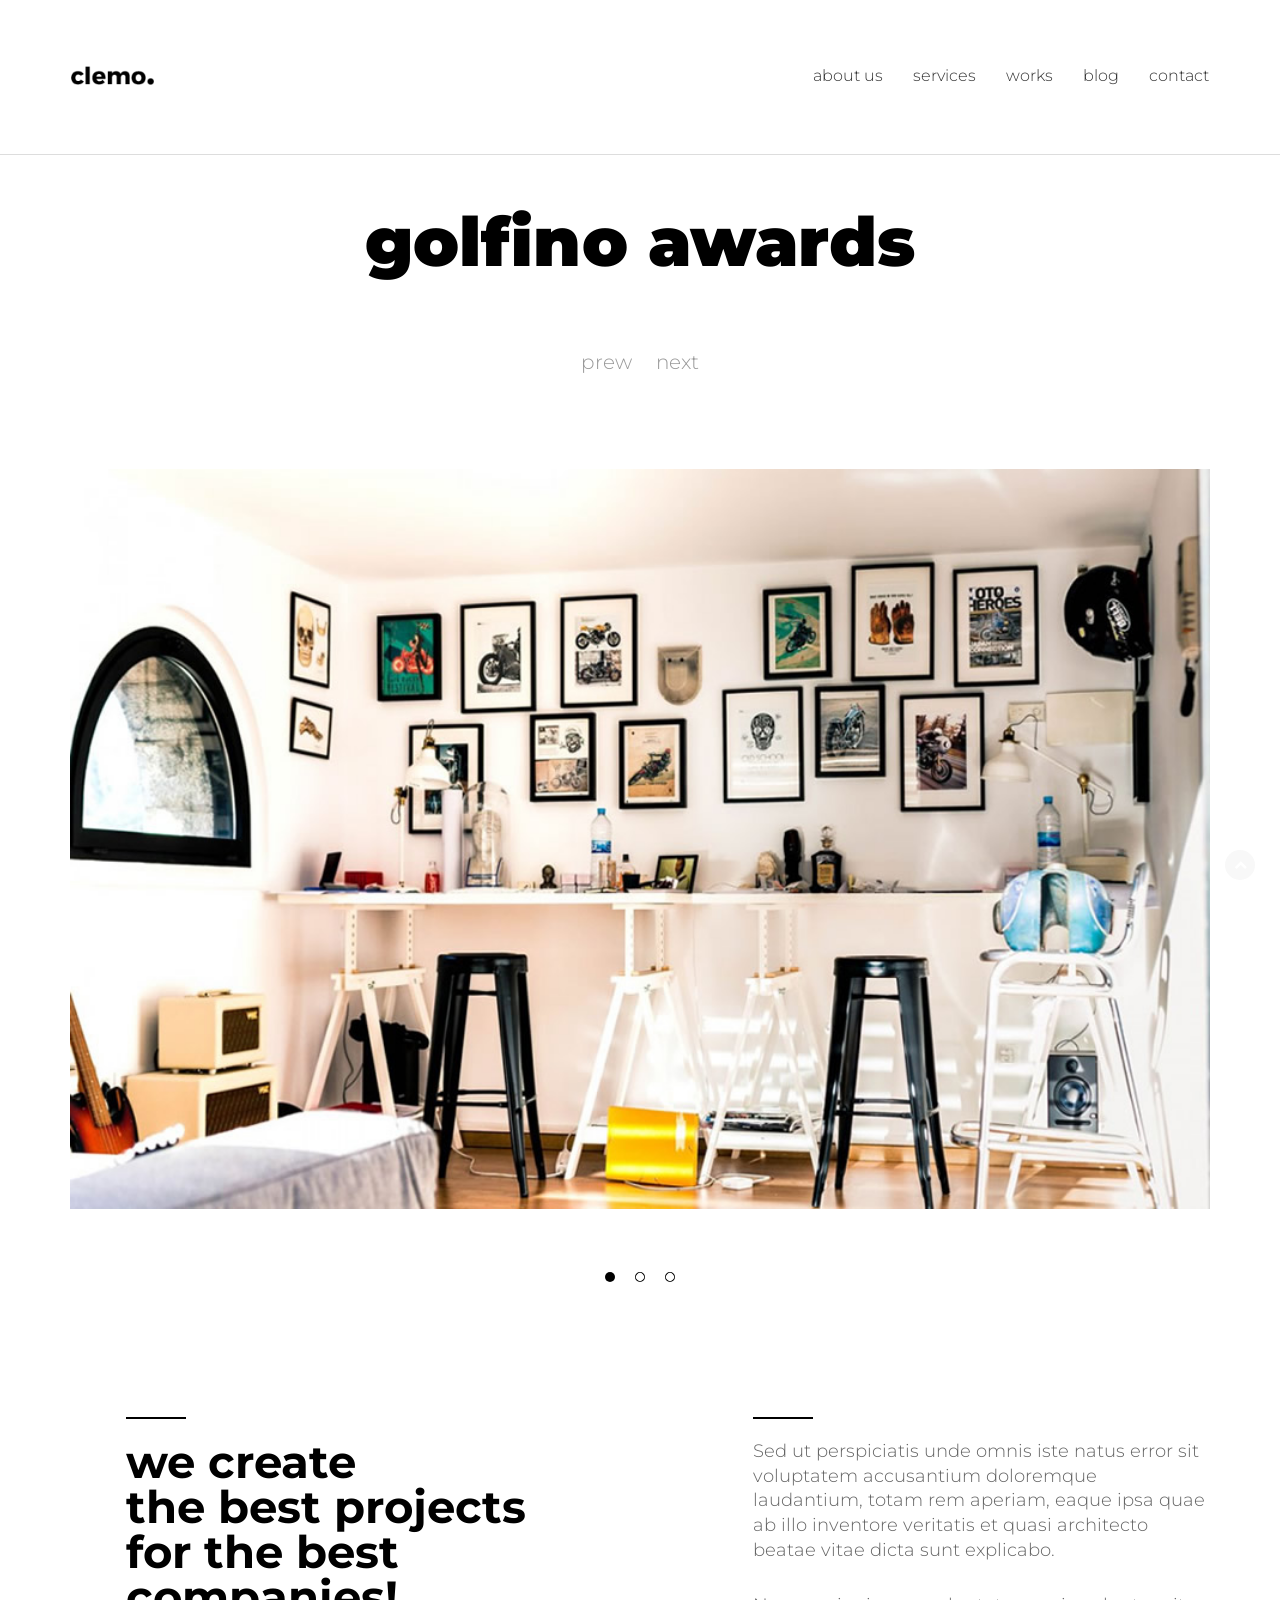
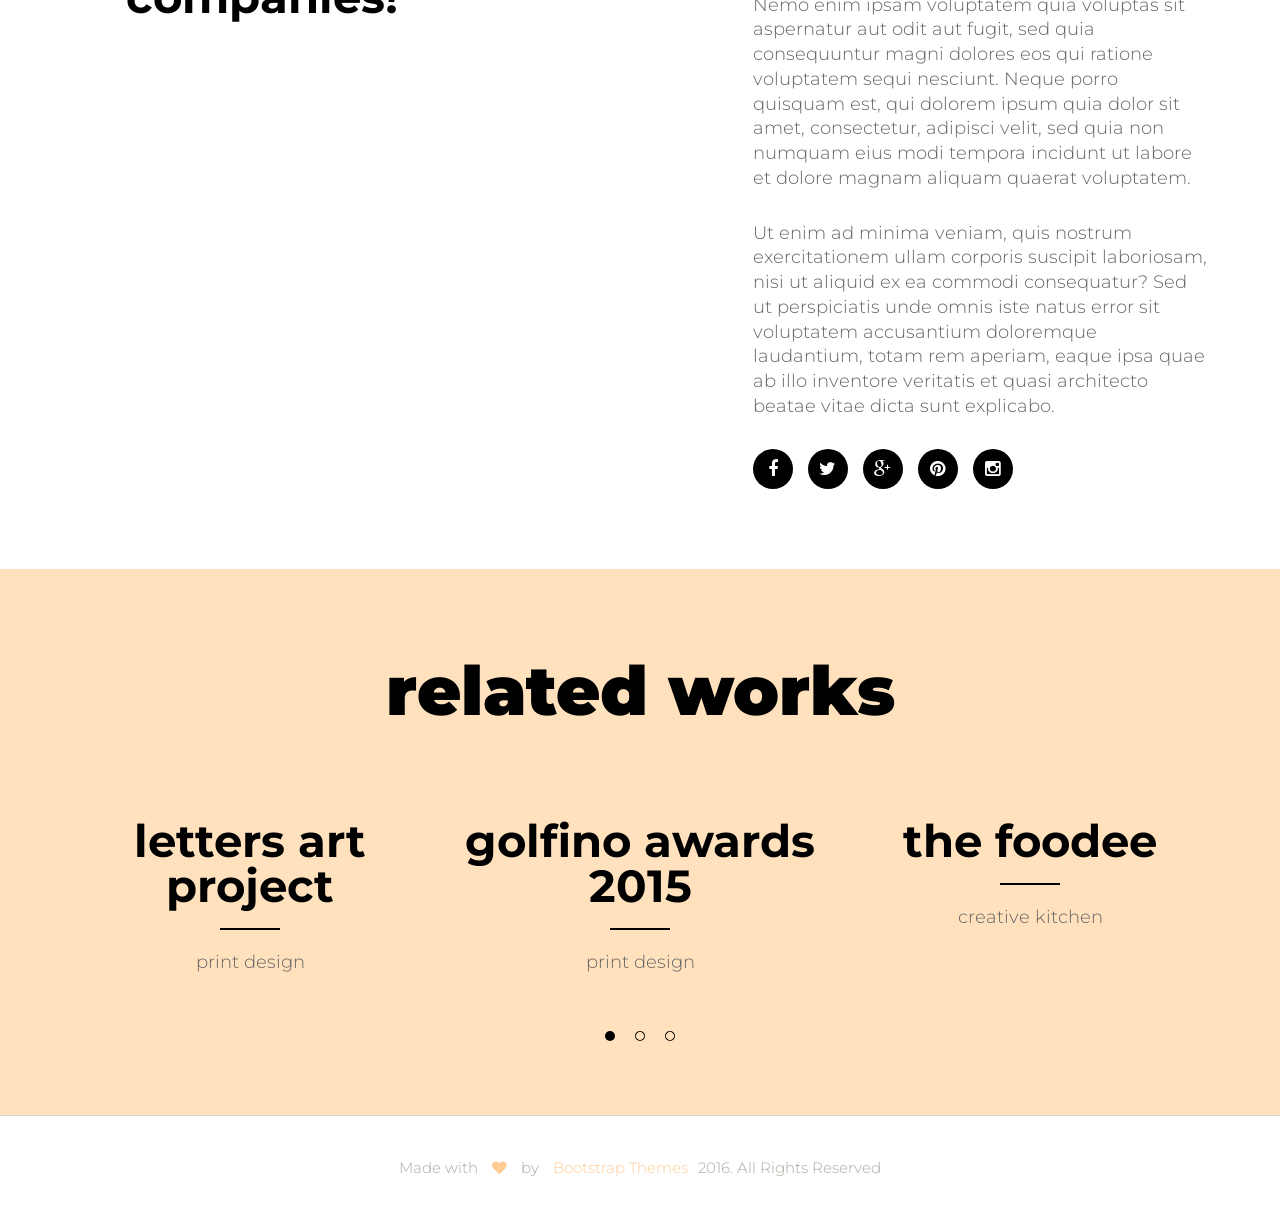
<file: work1.html>
<!doctype html>
<!--[if lt IE 7]>      <html class="no-js lt-ie9 lt-ie8 lt-ie7" lang=""> <![endif]-->
<!--[if IE 7]>         <html class="no-js lt-ie9 lt-ie8" lang=""> <![endif]-->
<!--[if IE 8]>         <html class="no-js lt-ie9" lang=""> <![endif]-->
<!--[if gt IE 8]><!--> <html class="no-js" lang=""> <!--<![endif]-->
    <head>
        <meta charset="utf-8">
        <meta http-equiv="X-UA-Compatible" content="IE=edge,chrome=1">
        <title>Clemo – Free HTML5 Multipurpose Portfolio Page Template</title>
        <meta name="description" content="">
        <meta name="viewport" content="width=device-width, initial-scale=1">
        <link rel="apple-touch-icon" href="apple-touch-icon.png">


        <!--Google fonts links-->
        <link href="https://fonts.googleapis.com/css?family=Montserrat:400,700" rel="stylesheet">


        <link rel="stylesheet" href="assets/css/fonticons.css">
        <link rel="stylesheet" href="assets/css/slider-pro.css">
        <!--<link rel="stylesheet" href="assets/css/stylesheet.css">-->
        <link rel="stylesheet" href="assets/css/font-awesome.min.css">
        <link rel="stylesheet" href="assets/css/bootstrap.min.css">


        <!--For Plugins external css-->
        <link rel="stylesheet" href="assets/css/plugins.css" />

        <!--Theme custom css -->
        <link rel="stylesheet" href="assets/css/style.css">

        <!--Theme Responsive css-->
        <link rel="stylesheet" href="assets/css/responsive.css" />

        <script src="assets/js/vendor/modernizr-2.8.3-respond-1.4.2.min.js"></script>
    </head>
    <body data-spy="scroll" data-target=".navbar-collapse">
        <!--[if lt IE 8]>
            <p class="browserupgrade">You are using an <strong>outdated</strong> browser. Please <a href="http://browsehappy.com/">upgrade your browser</a> to improve your experience.</p>
        <![endif]-->
        <div class='preloader'><div class='loaded'>&nbsp;</div></div>
        <header id="main_menu" class="header navbar-fixed-top">            
            <div class="main_menu_bg">
                <div class="container">
                    <div class="row">
                        <div class="nave_menu">
                            <nav class="navbar navbar-default" id="navmenu">
                                <div class="container-fluid">
                                    <!-- Brand and toggle get grouped for better mobile display -->
                                    <div class="navbar-header">
                                        <button type="button" class="navbar-toggle collapsed" data-toggle="collapse" data-target="#bs-example-navbar-collapse-1" aria-expanded="false">
                                            <span class="sr-only">Toggle navigation</span>
                                            <span class="icon-bar"></span>
                                            <span class="icon-bar"></span>
                                            <span class="icon-bar"></span>
                                        </button>
                                        <a class="navbar-brand" href="index.html">
                                            <img src="assets/images/logo.png"/>
                                        </a>
                                    </div>

                                    <!-- Collect the nav links, forms, and other content for toggling -->



                                    <div class="collapse navbar-collapse" id="bs-example-navbar-collapse-1">
                                        <ul class="nav navbar-nav navbar-right">
                                            <li><a href="aboutus.html">about us</a></li>
                                            <li class="dropdown"><a href="#" class="dropdown-toggle" data-toggle="dropdown" role="button" aria-haspopup="true">services</a>
                                                <ul class="dropdown-menu">
                                                    <li><a href="service.html">service page</a></li>
                                                    <li><a href="service1.html">service page two</a></li>
                                                </ul>
                                            </li>
                                            <li class="dropdown"><a href="#" class="dropdown-toggle" data-toggle="dropdown" role="button" aria-haspopup="true">works</a>
                                                <ul class="dropdown-menu">
                                                    <li><a href="work.html">work page</a></li>
                                                    <li><a href="work1.html">work page Two</a></li>
                                                </ul>
                                            </li>
                                            <li class="dropdown"><a href="#" class="dropdown-toggle" data-toggle="dropdown" role="button" aria-haspopup="true">blog</a>
                                                <ul class="dropdown-menu">
                                                    <li><a href="blog.html">blog page</a></li>
                                                    <li><a href="bloginner.html">singleblog page</a></li>
                                                </ul>
                                            </li>
                                            <li><a href="contact.html">contact</a></li>
                                        </ul>    
                                    </div>

                                </div>
                            </nav>
                        </div>	
                    </div>

                </div>

            </div>
        </header> <!--End of header -->




        <!-- Service Section -->
        <section id="work1" class="work1 sections margin-top-120">
            <div class="container">
                <div class="row">
                    <div class="col-sm-12">
                        <div class="head_title text-center">
                            <h1>golfino awards</h1>
                        </div><!-- End of head title -->

                        <div class="main_work1_area">
                            <div class="main_work1_content">
                                <div class="single_work1">
                                    <img src="assets/images/workhome1.jpg" alt="" />
                                </div><!-- End of single single_work1 -->
                                <div class="single_work1">
                                    <img src="assets/images/workhome2.jpg" alt="" />
                                </div><!-- End of single single_work1 -->
                                <div class="single_work1">
                                    <img src="assets/images/workhome3.jpg" alt="" />
                                </div><!-- End of single single_work1 -->
                            </div>
                        </div>
                    </div><!-- End of col-sm-12 -->
                </div><!-- End of row -->
            </div><!-- End of Container -->
        </section><!-- End of Service Section -->



        <!-- work1_content Section -->
        <section id="work1_content" class="work1_content">
            <div class="container">
                <div class="row">
                    <div class="col-sm-12">
                        <div class="main_work1_content_area margin-bottom-80"> 
                            <div class="row">
                                <div class="col-sm-6">
                                    <div class="signle_work1_left">
                                        <div class="separator2"></div>
                                        <h4>we create <br />
                                            the best projects<br />
                                            for the best<br />
                                            companies!</h4>
                                    </div>
                                </div>

                                <div class="col-sm-5 col-sm-push-1">
                                    <div class="single_work1">
                                        <div class="separator2"></div>
                                        <p>Sed ut perspiciatis unde omnis iste natus error sit voluptatem accusantium doloremque laudantium, totam rem aperiam, 
                                            eaque ipsa quae ab illo inventore veritatis et quasi architecto beatae vitae dicta sunt explicabo. </p>

                                        <p>Nemo enim ipsam voluptatem quia voluptas sit aspernatur aut odit aut fugit, sed quia consequuntur magni dolores eos qui ratione voluptatem sequi nesciunt. Neque porro quisquam est, qui dolorem ipsum quia dolor sit amet, consectetur, adipisci velit, 
                                            sed quia non numquam eius modi tempora incidunt ut labore et dolore magnam aliquam quaerat voluptatem.</p>

                                        <p>Ut enim ad minima veniam, quis nostrum exercitationem ullam corporis suscipit laboriosam, nisi ut aliquid ex ea commodi consequatur? Sed ut perspiciatis unde omnis iste natus error sit voluptatem accusantium doloremque laudantium, 
                                            totam rem aperiam, eaque ipsa quae ab illo inventore veritatis et quasi architecto beatae vitae dicta sunt explicabo. </p>


                                        <div class="work_socail transition">
                                            <a href=""><i class="fa fa-facebook img-circle"></i></a>
                                            <a href=""><i class="fa fa-twitter img-circle"></i></a>
                                            <a href=""><i class="fa fa-google-plus img-circle"></i></a>
                                            <a href=""><i class="fa fa-pinterest img-circle"></i></a>
                                            <a href=""><i class="fa fa-instagram img-circle"></i></a>
                                        </div>
                                    </div>

                                </div>
                            </div>
                        </div>
                    </div><!-- End of col-sm-12 -->
                </div><!-- End of row -->
            </div><!-- End of Container -->
        </section><!-- End of service1 Section -->     



        <!-- Team Section -->
        <section id="work1_team" class="work1_team colorsbg sections">
            <div class="container">
                <div class="row">
                    <div class="main_work1_team_area">
                        <div class="head_title text-center">
                            <h1>related works</h1>
                        </div><!-- End of head title -->

                        <div class="main_work1_team text-center">
                            <div class="single_work1_team">
                                <div class="col-sm-12">
                                    <div class="row">
                                        <div class="col-sm-4">
                                            <div class="team">
                                                <h4>letters art
                                                    project</h4>
                                                <div class="separator"></div>
                                                <p>print design</p>
                                            </div>
                                        </div> <!-- End of col-sm-4 --> 
                                        <div class="col-sm-4">
                                            <div class="team">
                                                <h4>golfino awards
                                                    2015</h4>
                                                <div class="separator"></div>
                                                <p>print design</p>
                                            </div>
                                        </div> <!-- End of col-sm-4 --> 
                                        <div class="col-sm-4">
                                            <div class="team">
                                                <h4>the foodee</h4>
                                                <div class="separator"></div>
                                                <p>creative kitchen</p>
                                            </div>
                                        </div><!-- End of col-sm-4 -->  
                                    </div>
                                </div><!-- End of col-sm-10 -->
                            </div>

                            <div class="single_work1_team">
                                <div class="col-sm-10 col-sm-offset-1">
                                    <div class="row">
                                        <div class="col-sm-4">
                                            <div class="team">
                                                <h4>letters art
                                                    project</h4>
                                                <div class="separator"></div>
                                                <p>print design</p>
                                            </div>
                                        </div> <!-- End of col-sm-4 --> 
                                        <div class="col-sm-4">
                                            <div class="team">
                                                <h4>golfino awards
                                                    2015</h4>
                                                <div class="separator"></div>
                                                <p>print design</p>
                                            </div>
                                        </div> <!-- End of col-sm-4 --> 
                                        <div class="col-sm-4">
                                            <div class="team">
                                                <h4>the foodee</h4>
                                                <div class="separator"></div>
                                                <p>creative kitchen</p>
                                            </div>
                                        </div><!-- End of col-sm-4 -->  
                                    </div>
                                </div><!-- End of col-sm-10 -->
                            </div>
                            <div class="single_work1_team">
                                <div class="col-sm-10 col-sm-offset-1">
                                    <div class="row">
                                        <div class="col-sm-4">
                                            <div class="team">
                                                <h4>letters art
                                                    project</h4>
                                                <div class="separator"></div>
                                                <p>print design</p>
                                            </div>
                                        </div> <!-- End of col-sm-4 --> 
                                        <div class="col-sm-4">
                                            <div class="team">
                                                <h4>golfino awards
                                                    2015</h4>
                                                <div class="separator"></div>
                                                <p>print design</p>
                                            </div>
                                        </div> <!-- End of col-sm-4 --> 
                                        <div class="col-sm-4">
                                            <div class="team">
                                                <h4>the foodee</h4>
                                                <div class="separator"></div>
                                                <p>creative kitchen</p>
                                            </div>
                                        </div><!-- End of col-sm-4 -->  
                                    </div>
                                </div><!-- End of col-sm-10 -->
                            </div>
                        </div>
                    </div>
                </div><!-- End of row -->
            </div><!-- End of Contaier -->
        </section><!-- End of portfolio Section --> 


        <!-- footer Section -->
        <footer id="footer" class="footer">
            <div class="container">
                <div class="main_footer">
                    <div class="row">
                        <div class="col-sm-12">
                            <div class="copyright_text text-center">
                                <p class=" wow fadeInRight" data-wow-duration="1s">Made with <i class="fa fa-heart"></i> by <a target="_blank" href="https://bootstrapthemes.co">Bootstrap Themes</a>2016. All Rights Reserved</p>
                            </div>
                        </div>
                    </div>
                </div>
            </div><!-- End of container -->
        </footer><!-- End of footer -->



        <!-- START SCROLL TO TOP  -->

        <div class="scrollup">
            <a href="#"><i class="fa fa-chevron-up"></i></a>
        </div>

        <script src="assets/js/vendor/jquery-1.11.2.min.js"></script>
        <script src="assets/js/vendor/bootstrap.min.js"></script>

        <script src="assets/js/jquery.easing.1.3.js"></script>
        <script src="assets/js/masonry/masonry.min.js"></script>
        <script type="text/javascript">
            $('.mixcontent').masonry();
        </script>

        <script src="assets/js/jquery.sliderPro.min.js"></script>
        <script type="text/javascript">
            $(document).ready(function ($) {
                $('#example3').sliderPro({
                    width: 960,
                    height: 200,
                    fade: true,
                    arrows: false,
                    buttons: true,
                    fullScreen: false,
                    shuffle: true,
                    smallSize: 500,
                    mediumSize: 1000,
                    largeSize: 3000,
                    thumbnailArrows: true,
                    autoplay: false,
                    thumbnailsContainerSize: 960

                });
            });
        </script>
        <script src="assets/js/plugins.js"></script>
        <script src="assets/js/main.js"></script>

    </body>
</html>
</file>
<file: assets/css/main.css>
body{
	background-color: #ededed;
	font-family: 'Oswald';
	position: relative;
	margin-top: 0;
}

/*======================================================================
##		Global Settings
=======================================================================*/
.btn-robot, p{
	font-family: 'Roboto';
	line-height: 1.5;
	letter-spacing: 1px;
	font-weight: 300;
}
.mt0{
	margin-top: 0;
}
.thin{
	font-weight: 300;
}
.c-table{
	display: table;
	height: 100%;
	width: 100%;
}
.c-cell{
	display: table-cell;
	vertical-align: middle;
}
.title-box{
	text-align: center;
	padding: 100px 0 50px;
	text-transform: uppercase;
}
.title-box p{
	margin-bottom: 0;
}
.title{
	font-weight: 300;
	color: #999;
	font-size: 36px;
	letter-spacing: 2px;
}
.title.mt0{
	text-transform: capitalize;
	font-weight: 400;
	color: #444;
}
.title span{
	color: #444;
}
.btn-robot{
	border-radius: 0;
	background-color: #fabe12;
	color: #fff;
	text-transform: uppercase;
	border-color: transparent;
	padding: 5px 15px;
	transition: all 0.4s ease-in-out;
	letter-spacing: 1px;
	font-weight: 300;
	margin-top: 15px;
}
.btn-robot:hover{
	background-color: transparent;
	color: #fabe12;
	border-color: #fabe12;
}




/*======================================================================
##		Header Section
=======================================================================*/
.site-header-bg{
	width: 100%;
	background-color: #111;
	z-index: 1;
	padding: 30px 0;
	color: #fff;
	text-transform: uppercase;
	font-family: 'Roboto';
}
.site-header-bg .input-group{
	padding-top: 10px;
}
.site-header-bg .form-control{
	border-radius: 0;
	background-color: transparent;
}
.site-header-bg .input-group .btn{
	text-transform: uppercase;
	border-radius: 0;
}
.site-header-bg .btn-robot{
	margin-top: 0;
	padding-bottom: 6px;
}




/*======================================================================
##		Header Section
=======================================================================*/
.main-header{
	text-transform: uppercase;
	text-align: center;
	color: #fff;
	letter-spacing: 3px;
	background: #111;
	position: relative;
}
.header-quote{
	color: #fabe12;
	font-weight: 700;
	margin-bottom: 0;
}
.main-header p{
	font-weight: 300;
	font-size: 18px;
	letter-spacing: 6px;
}
.header-title{
	font-weight: 700;
}
.header-title .thin{
	letter-spacing: 6px;
}
.intro{
	padding: 200px 0;
    background-image: url(../images/header.jpg);
    background-repeat: no-repeat;
    background-size: cover;
    background-position: center;
    margin-bottom: -90px;
    z-index: 11;
    position: relative;
}
.nutral{
	background-color: #ebebeb;
	height: 90px;
	z-index: 10;
	position: relative;
}
.navbar{
    margin-bottom: 0;
    border-bottom-left-radius: 0;
    border-bottom-right-radius: 0;
}
.navbar-default{
	border-color: #262626;
    background-color: #111;
}
.navbar-default .navbar-nav>.active>a, .navbar-default .navbar-nav>.active>a:focus, .navbar-default .navbar-nav>.active>a:hover{
	color: #fabe12;
	background-color: transparent;
}
.navbar .navbar-nav {
    display: inline-block;
    float: none;
}
.navbar .navbar-collapse {
    text-align: center;
}
.navbar-default .navbar-nav>li>a:focus, .navbar-default .navbar-nav>li>a:hover {
	color: #fff;
}




/*======================================================================
##		Footer widget Section
=======================================================================*/
.footer-widget{
	padding: 80px 0;
	border-bottom: 1px solid rgba(153, 153, 153, 0.3);
}
.footer-widget .section-bg{
	background-color: #ebebeb;
	text-align: center;
	text-transform: capitalize;
}
.footer-widget h3{
	border-bottom: 1px solid rgba(153, 153, 153, 0.3);
	color: #999;
	padding-bottom: 25px;
	margin-bottom: 15px;
	font-weight: 300;
	letter-spacing: 2px;
}
.footer-widget ul{
	padding-left: 0;
}
.footer-widget ul li{
	list-style-type: none;
	padding: 7px 0;
}
.footer-widget ul li:before{
	content: "\f363";
	font-family: 'ionicons';
	padding-right: 5px;
	font-size: 14px;
	color: #999;
}
.footer-widget ul li a{
	color: #999;
	font-family: 'Roboto';
	font-size: 14px;
	font-weight: 500;
}
.widget-img-box{
	margin-top: 30px;
}
.widget-img{
	width: 49%;
	display: inline-block;
}
.footer{
	padding: 10px 0 20px;
}
.footer h3, .footer a{
	color: #999;
	font-weight: 300;
	letter-spacing: 2px;
}







/*======================================================================
##		Product Section
=======================================================================*/
.product .section-bg{
	background-color: #fff;
}
.porduct-box{
	margin-bottom: 30px;
	position: relative;
}
.porduct-box img{
	width: 100% !important;
}
.product-title{
	position: absolute;
    top: 5px;
    left: 25px;
    right: 25px;
    padding: 15px;
    background-color: #fabe12;
    text-transform: uppercase;
    color: #fff;
    text-align: center;
    font-weight: 300;
}
.classic-title{
	margin-top: 100px;
	text-transform: uppercase;
	letter-spacing: 2px;
	margin-bottom: 30px;
	position: relative;
}
.incline-div{
	position: absolute;
	top: 3px;
	left: 0;
	border-top: 60px solid #fabe12;
	border-right: 60px solid transparent;
	margin-left: -15px;
	width: 250px;
	z-index: 1;
}
.outer-stiker{
	display: inline-block;
	color: #d0d0d0;
}
.stiker{
	display: inline-block;
}
.inner-stiker{
	color: #fff;
	padding-right: 50px;
}
.outer-stiker, .inner-stiker{
	font-weight: 300;
	z-index: 2;
	position: relative;
}
.product p{
	color: #999;
	font-size: 14px;
	text-align: justify;
	margin-bottom: 30px;
}
.product p.p-large{
	font-size: 16px;
	font-weight: 400;
}
@media (min-width: 768px){
	.boxed{
		padding: 0 80px;
	}
}




/*======================================================================
##		History Section
=======================================================================*/
.history .section-bg{
	background-color: #111;
	text-align: center;
}
.history p{
	color: #fff;
}
.history .title{
	color: #fabe12;
}
.history img{
	padding: 60px 0 0;
}



/*======================================================================
##		Partner Section
=======================================================================*/
.partner .section-bg{
	background-color: #fff;
	text-align: center;
	padding-bottom: 80px;
}
.partner .title{
	color: #111;
}




/*======================================================================
++++++++++++++++++++++++++++++++++++++++++++++++++++++++++++++++++++++++
##		Pages
++++++++++++++++++++++++++++++++++++++++++++++++++++++++++++++++++++++++
=======================================================================*/

/*======================================================================
##		Inner Header Sections
=======================================================================*/
.inner-header .intro{
	padding: 100px 0;
}
.overlay{
	position: absolute;
	content: '';
	width: 100%;
	height: 100%;
	top: 0;
	left: 0;
	background-color: rgba(0, 0, 0, 0.5);
}
.inner-header .breadcrumb{
	margin-bottom: 0;
	background-color: transparent;
	font-size: 26px;
	font-weight: 300;
}
.inner-header .breadcrumb>.active{
	color: #fabe12;
}
.inner-header .breadcrumb a{
	color: #fff;
}
.inner-p{
	text-align: center;
	margin-bottom: 80px;
	font-size: 16px;
}
.page-bgc{
	background-color: #fff;
	padding-bottom: 100px;
}

.intro{
	background-color: #313131;
}
.faq-header .intro{
	background-image: url(../images/faq-header.jpg);
}
.shop-header .intro{
	background-image: url(../images/shop-header.jpg);
}
.contact-header .intro{
	background-image: url(../images/contact-header.jpg);
}
.about-header .intro{
	background-image: url(../images/about-header.jpg);
}
.about .page-bgc{
	padding-bottom: 0;
}





/*======================================================================
##		FAQ
=======================================================================*/
.panel-heading {
  padding: 0;
  border-radius: 0;
}
.panel-heading h4.panel-title {
  position: relative;
  text-transform: capitalize;
}
.panel-heading a {
  display: block;
  padding: 15px 0 15px 40px;
  line-height: 1;
  -webkit-transition: all .3s;
  transition: all .3s;
}

.panel-heading a:hover {
  color: #fff;
  text-decoration: none;
}
.panel-heading a:focus {
  text-decoration: none;
  color: #111;
}
.panel-heading a:active {
  color: #111;
}
@media (min-width:768px) {
  .panel-heading a:after,a.collapsed:after {
    font-family: 'ionicons';
    content: "\f126";
    position: absolute;
    right: 15px;
    font-size: 18px;
    color: #111;
  }

  a.collapsed:after {
    content: "\f123";
  }
}
.panel-body {
  padding: 20px;
  color: #999;
  line-height: 1.7;
}
.panel-default {
  border: 1px solid #111;
}
.panel-default>.panel-heading {
  background-color: transparent;
  transition: all 0.4s ease-in-out;
}
.panel-default>.panel-heading:hover{
	background-color: #fabe12;
}
.panel-default>.panel-heading+.panel-collapse>.panel-body {
  border-top: 2px solid rgba(0,0,0,.1);
}

.panel-group .panel {
  border-radius: 0;
  margin-bottom: -5px;
  border-bottom: none;
}
.panel-group .panel:last-child{
	border-bottom: 1px solid #111;
}




/*======================================================================
##		Shop
=======================================================================*/
.img-full{
	width: 100%;
}
.shop-box{
	position: relative;
	overflow: hidden;
}
.shop-box-hover{
	position: absolute;
	left: -90%;
	top: -90%;
	background-color: #fabe12;
	width: 100%;
	height: 100%;
	transition: all 0.4s ease-in-out;
}
.shop-box:hover .shop-box-hover{
	top: 0;
	left: 0;
}
.shop-box-hover .c-cell a{
	font-size: 25px;
	color: #111;
	transition: all 0.4s ease-in-out;
	padding: 8px;
}
.shop-box-hover .c-cell a:hover{
	color: #fff;
	text-decoration: none;
}
.shop-box-title{
	font-family: 'Roboto';
	text-transform: uppercase;
	padding: 30px 0;
	margin-bottom: 50px;
	border-bottom: 1px solid rgba(0, 0, 0, 0.1);
}
.shop-box-title h4{
	margin: 0 0 5px 0;
	font-weight: 700;
}
.shop-price{
	margin-bottom: 0;
	font-weight: 500;
}
.star{
	margin: 0;
	color: #fabe12;
}
@media (min-width: 768px){
	.shop-price, .star{
		text-align: right;
	}
}
.pager li>a, .pager li>span{
	border-radius: 0;
	color: #111;
}
.pager li>a:focus, .pager li>a:hover{
	color: #fff;
	border-color: #fabe12;
	background-color: #fabe12;
}




/*======================================================================
##		Contact
=======================================================================*/
.map_canvas{
	width: 100%;
	height: 400px;
	margin-bottom: 30px;
}
.contact h4, .contact h5{
	font-family: 'Roboto';
	text-transform: uppercase;
	font-weight: 400;
}
.contact h5{
	margin: 0;
}
.contact h4{
	padding: 40px 0 30px;
}
.contact-detail{
	border-bottom: 1px solid #ddd;
	text-transform: uppercase;
	padding: 10px 0 15px;
	font-size: 10px;
	font-weight: 500;
	margin-bottom: 30px;
}
.contact-form .form-control{
	border-color: transparent;
	border-bottom: 1px solid #ddd;
	border-radius: 0;
	box-shadow: none;
	font-family: 'Roboto';
	padding-left: 0;
}
.contact-form .form-control:active, .contact-form .form-control:focus{
	border-bottom: 1px solid #fabe12;
	box-shadow: none;
}

/*Turn off Google Map zooming*/
/******************************/
.scrolloff {
    pointer-events: none;
}
/*placeholder style*/
/*******************/
.contact-form ::-webkit-input-placeholder { /* Chrome/Opera/Safari */
	text-transform: uppercase;
	font-family: 'Roboto';
}
.contact-form ::-moz-placeholder { /* Firefox 19+ */
	text-transform: uppercase;
	font-family: 'Roboto';
}
.contact-form :-ms-input-placeholder { /* IE 10+ */
	text-transform: uppercase;
	font-family: 'Roboto';
}
.contact-form :-moz-placeholder { /* Firefox 18- */
	text-transform: uppercase;
	font-family: 'Roboto';
}





/*======================================================================
##		Contact
=======================================================================*/
/*Service*/
/*********/
.service{
	padding-bottom: 60px;
}
.service-box{
	margin-bottom: 60px;
}
.service-box p{
	font-size: 13px;
	font-weight: 400;
	color: #969595;
	margin-bottom: 0;
}
.service-title{
	display: table;
	font-family: 'Roboto';
	font-size: 22px;
	padding: 10px 0;
	text-transform: capitalize;
}
.service-title .icon span{
	font-size: 40px;
	color: #fabe12;
	margin-right: 15px;
}
.service-title div{
	display: table-cell;
	vertical-align: middle;
}
/*Machine Man*/
/*************/
.machine-man{
	background-color: #393835;
	color: #fff;
	font-family: 'Roboto';
	margin-left: -15px;
	margin-right: -15px;
}
.m-s-title, .m-p-title{
	font-weight: 300;
	letter-spacing: 2px;
}
.m-s-title{
	color: #fabe12;
	margin: 0;
	padding-top: 100px;
}
.m-p-title{
	text-transform: capitalize;
	margin: 0 0 20px;
}
.machine-man p{
	margin-bottom: 100px;
}
@media (max-width: 677px){
	.machine-man{
		padding-left: 15px;
		padding-right: 15px;
	}
}
@media (min-width: 678px){
	.machine-man .boxed{
		padding: 0 95px;
	}
	.machine-man .row{
		background-image: url(../images/machine-man.png);
		background-repeat: no-repeat;
		background-position: right 60px bottom 0;
	}
}
/*Team*/
/******/
.team-box{
	position: relative;
	width: 100%;
	margin-bottom: 60px;
}
.team-img-detail{
	font-family: 'Roboto';
	text-align: center;
	position: absolute;
	width: 55%;
	right: 0;
	background-color: #f7f7f7;
	color: #999;
	/*padding: 20px;*/
}
.team-img-detail h4{
	color: #111;
	padding-top: 30px;
}
.team-img-detail h4, .team-img-detail h5{
	text-transform: uppercase;
	font-weight: 400;
	letter-spacing: 2px;
	margin: 0;
}
.team-img-detail p{
	padding: 20px;
}
.social {
 	font-size: 24px;
	float: right;
	background-color: #fabe12;
	padding: 5px;
}
.social a {
	color: #fff;
	padding: 8px;
}
@media (max-width: 767px){
	.team-img{
		width: 100%;
	}
}
/*CTA*/
/*****/
.cta{
	background-color: #393835;
	color: #fff;
	margin-left: -15px;
	margin-right: -15px;
	padding: 40px 0;
}
.cta .btn-robot{
	color: #393835;
	font-size: 16px;
	font-weight: 700;
	margin-top: 10px;
}
.cta .btn-robot:hover{
	color: #fabe12;
}
@media (max-width: 677px){
	.cta{
		padding-left: 15px;
		padding-right: 15px;
	}
}
</file>
<file: assets/css/fonticons.css>
@font-face {
	font-family: 'Linearicons-Free';
	src:url('../fonts/Linearicons-Free.eot?w118d');
	src:url('../fonts/Linearicons-Free.eot?#iefixw118d') format('embedded-opentype'),
		url('../fonts/Linearicons-Free.woff2?w118d') format('woff2'),
		url('../fonts/Linearicons-Free.woff?w118d') format('woff'),
		url('../fonts/Linearicons-Free.ttf?w118d') format('truetype'),
		url('../fonts/Linearicons-Free.svg?w118d#Linearicons-Free') format('svg');
	font-weight: normal;
	font-style: normal;
}

.lnr {
	font-family: 'Linearicons-Free';
	speak: none;
	font-style: normal;
	font-weight: normal;
	font-variant: normal;
	text-transform: none;
	line-height: 1;

	/* Better Font Rendering =========== */
	-webkit-font-smoothing: antialiased;
	-moz-osx-font-smoothing: grayscale;
}

.lnr-home:before {
	content: "\e800";
}
.lnr-apartment:before {
	content: "\e801";
}
.lnr-pencil:before {
	content: "\e802";
}
.lnr-magic-wand:before {
	content: "\e803";
}
.lnr-drop:before {
	content: "\e804";
}
.lnr-lighter:before {
	content: "\e805";
}
.lnr-poop:before {
	content: "\e806";
}
.lnr-sun:before {
	content: "\e807";
}
.lnr-moon:before {
	content: "\e808";
}
.lnr-cloud:before {
	content: "\e809";
}
.lnr-cloud-upload:before {
	content: "\e80a";
}
.lnr-cloud-download:before {
	content: "\e80b";
}
.lnr-cloud-sync:before {
	content: "\e80c";
}
.lnr-cloud-check:before {
	content: "\e80d";
}
.lnr-database:before {
	content: "\e80e";
}
.lnr-lock:before {
	content: "\e80f";
}
.lnr-cog:before {
	content: "\e810";
}
.lnr-trash:before {
	content: "\e811";
}
.lnr-dice:before {
	content: "\e812";
}
.lnr-heart:before {
	content: "\e813";
}
.lnr-star:before {
	content: "\e814";
}
.lnr-star-half:before {
	content: "\e815";
}
.lnr-star-empty:before {
	content: "\e816";
}
.lnr-flag:before {
	content: "\e817";
}
.lnr-envelope:before {
	content: "\e818";
}
.lnr-paperclip:before {
	content: "\e819";
}
.lnr-inbox:before {
	content: "\e81a";
}
.lnr-eye:before {
	content: "\e81b";
}
.lnr-printer:before {
	content: "\e81c";
}
.lnr-file-empty:before {
	content: "\e81d";
}
.lnr-file-add:before {
	content: "\e81e";
}
.lnr-enter:before {
	content: "\e81f";
}
.lnr-exit:before {
	content: "\e820";
}
.lnr-graduation-hat:before {
	content: "\e821";
}
.lnr-license:before {
	content: "\e822";
}
.lnr-music-note:before {
	content: "\e823";
}
.lnr-film-play:before {
	content: "\e824";
}
.lnr-camera-video:before {
	content: "\e825";
}
.lnr-camera:before {
	content: "\e826";
}
.lnr-picture:before {
	content: "\e827";
}
.lnr-book:before {
	content: "\e828";
}
.lnr-bookmark:before {
	content: "\e829";
}
.lnr-user:before {
	content: "\e82a";
}
.lnr-users:before {
	content: "\e82b";
}
.lnr-shirt:before {
	content: "\e82c";
}
.lnr-store:before {
	content: "\e82d";
}
.lnr-cart:before {
	content: "\e82e";
}
.lnr-tag:before {
	content: "\e82f";
}
.lnr-phone-handset:before {
	content: "\e830";
}
.lnr-phone:before {
	content: "\e831";
}
.lnr-pushpin:before {
	content: "\e832";
}
.lnr-map-marker:before {
	content: "\e833";
}
.lnr-map:before {
	content: "\e834";
}
.lnr-location:before {
	content: "\e835";
}
.lnr-calendar-full:before {
	content: "\e836";
}
.lnr-keyboard:before {
	content: "\e837";
}
.lnr-spell-check:before {
	content: "\e838";
}
.lnr-screen:before {
	content: "\e839";
}
.lnr-smartphone:before {
	content: "\e83a";
}
.lnr-tablet:before {
	content: "\e83b";
}
.lnr-laptop:before {
	content: "\e83c";
}
.lnr-laptop-phone:before {
	content: "\e83d";
}
.lnr-power-switch:before {
	content: "\e83e";
}
.lnr-bubble:before {
	content: "\e83f";
}
.lnr-heart-pulse:before {
	content: "\e840";
}
.lnr-construction:before {
	content: "\e841";
}
.lnr-pie-chart:before {
	content: "\e842";
}
.lnr-chart-bars:before {
	content: "\e843";
}
.lnr-gift:before {
	content: "\e844";
}
.lnr-diamond:before {
	content: "\e845";
}
.lnr-linearicons:before {
	content: "\e846";
}
.lnr-dinner:before {
	content: "\e847";
}
.lnr-coffee-cup:before {
	content: "\e848";
}
.lnr-leaf:before {
	content: "\e849";
}
.lnr-paw:before {
	content: "\e84a";
}
.lnr-rocket:before {
	content: "\e84b";
}
.lnr-briefcase:before {
	content: "\e84c";
}
.lnr-bus:before {
	content: "\e84d";
}
.lnr-car:before {
	content: "\e84e";
}
.lnr-train:before {
	content: "\e84f";
}
.lnr-bicycle:before {
	content: "\e850";
}
.lnr-wheelchair:before {
	content: "\e851";
}
.lnr-select:before {
	content: "\e852";
}
.lnr-earth:before {
	content: "\e853";
}
.lnr-smile:before {
	content: "\e854";
}
.lnr-sad:before {
	content: "\e855";
}
.lnr-neutral:before {
	content: "\e856";
}
.lnr-mustache:before {
	content: "\e857";
}
.lnr-alarm:before {
	content: "\e858";
}
.lnr-bullhorn:before {
	content: "\e859";
}
.lnr-volume-high:before {
	content: "\e85a";
}
.lnr-volume-medium:before {
	content: "\e85b";
}
.lnr-volume-low:before {
	content: "\e85c";
}
.lnr-volume:before {
	content: "\e85d";
}
.lnr-mic:before {
	content: "\e85e";
}
.lnr-hourglass:before {
	content: "\e85f";
}
.lnr-undo:before {
	content: "\e860";
}
.lnr-redo:before {
	content: "\e861";
}
.lnr-sync:before {
	content: "\e862";
}
.lnr-history:before {
	content: "\e863";
}
.lnr-clock:before {
	content: "\e864";
}
.lnr-download:before {
	content: "\e865";
}
.lnr-upload:before {
	content: "\e866";
}
.lnr-enter-down:before {
	content: "\e867";
}
.lnr-exit-up:before {
	content: "\e868";
}
.lnr-bug:before {
	content: "\e869";
}
.lnr-code:before {
	content: "\e86a";
}
.lnr-link:before {
	content: "\e86b";
}
.lnr-unlink:before {
	content: "\e86c";
}
.lnr-thumbs-up:before {
	content: "\e86d";
}
.lnr-thumbs-down:before {
	content: "\e86e";
}
.lnr-magnifier:before {
	content: "\e86f";
}
.lnr-cross:before {
	content: "\e870";
}
.lnr-menu:before {
	content: "\e871";
}
.lnr-list:before {
	content: "\e872";
}
.lnr-chevron-up:before {
	content: "\e873";
}
.lnr-chevron-down:before {
	content: "\e874";
}
.lnr-chevron-left:before {
	content: "\e875";
}
.lnr-chevron-right:before {
	content: "\e876";
}
.lnr-arrow-up:before {
	content: "\e877";
}
.lnr-arrow-down:before {
	content: "\e878";
}
.lnr-arrow-left:before {
	content: "\e879";
}
.lnr-arrow-right:before {
	content: "\e87a";
}
.lnr-move:before {
	content: "\e87b";
}
.lnr-warning:before {
	content: "\e87c";
}
.lnr-question-circle:before {
	content: "\e87d";
}
.lnr-menu-circle:before {
	content: "\e87e";
}
.lnr-checkmark-circle:before {
	content: "\e87f";
}
.lnr-cross-circle:before {
	content: "\e880";
}
.lnr-plus-circle:before {
	content: "\e881";
}
.lnr-circle-minus:before {
	content: "\e882";
}
.lnr-arrow-up-circle:before {
	content: "\e883";
}
.lnr-arrow-down-circle:before {
	content: "\e884";
}
.lnr-arrow-left-circle:before {
	content: "\e885";
}
.lnr-arrow-right-circle:before {
	content: "\e886";
}
.lnr-chevron-up-circle:before {
	content: "\e887";
}
.lnr-chevron-down-circle:before {
	content: "\e888";
}
.lnr-chevron-left-circle:before {
	content: "\e889";
}
.lnr-chevron-right-circle:before {
	content: "\e88a";
}
.lnr-crop:before {
	content: "\e88b";
}
.lnr-frame-expand:before {
	content: "\e88c";
}
.lnr-frame-contract:before {
	content: "\e88d";
}
.lnr-layers:before {
	content: "\e88e";
}
.lnr-funnel:before {
	content: "\e88f";
}
.lnr-text-format:before {
	content: "\e890";
}
.lnr-text-format-remove:before {
	content: "\e891";
}
.lnr-text-size:before {
	content: "\e892";
}
.lnr-bold:before {
	content: "\e893";
}
.lnr-italic:before {
	content: "\e894";
}
.lnr-underline:before {
	content: "\e895";
}
.lnr-strikethrough:before {
	content: "\e896";
}
.lnr-highlight:before {
	content: "\e897";
}
.lnr-text-align-left:before {
	content: "\e898";
}
.lnr-text-align-center:before {
	content: "\e899";
}
.lnr-text-align-right:before {
	content: "\e89a";
}
.lnr-text-align-justify:before {
	content: "\e89b";
}
.lnr-line-spacing:before {
	content: "\e89c";
}
.lnr-indent-increase:before {
	content: "\e89d";
}
.lnr-indent-decrease:before {
	content: "\e89e";
}
.lnr-pilcrow:before {
	content: "\e89f";
}
.lnr-direction-ltr:before {
	content: "\e8a0";
}
.lnr-direction-rtl:before {
	content: "\e8a1";
}
.lnr-page-break:before {
	content: "\e8a2";
}
.lnr-sort-alpha-asc:before {
	content: "\e8a3";
}
.lnr-sort-amount-asc:before {
	content: "\e8a4";
}
.lnr-hand:before {
	content: "\e8a5";
}
.lnr-pointer-up:before {
	content: "\e8a6";
}
.lnr-pointer-right:before {
	content: "\e8a7";
}
.lnr-pointer-down:before {
	content: "\e8a8";
}
.lnr-pointer-left:before {
	content: "\e8a9";
}
</file>
<file: assets/css/slider-pro.css>
/*!
*  - v1.2.5
* Homepage: http://bqworks.com/slider-pro/
* Author: bqworks
* Author URL: http://bqworks.com/
*/
/* Core
--------------------------------------------------*/
.slider-pro {
    position: relative;
    margin: 0 auto;
    -moz-box-sizing: content-box;
    box-sizing: content-box;
}

.sp-slides-container {
    position: relative;
}

.sp-mask {
    position: relative;
    overflow: hidden;
    height: 200px;
}

.sp-slides {
    position: relative;
    -webkit-backface-visibility: hidden;
    -webkit-perspective: 1000;
}

.sp-slide {
    position: absolute;
}

.sp-image-container {
    overflow: hidden;
}

.sp-image {
    position: relative;
    display: block;
    border: none;
}

.sp-no-js {
    overflow: hidden;
    max-width: 100%;
}

/* Thumbnails
--------------------------------------------------*/
.sp-thumbnails-container {
    position: relative;
    overflow: hidden;
}

.sp-top-thumbnails,
.sp-bottom-thumbnails  {
    left: 0;
    margin: 0 auto;
}

.sp-top-thumbnails {
    position: absolute;
    top: 0;
    margin-bottom: 4px;
}

.sp-bottom-thumbnails {
    margin-top: 4px;
}

.sp-left-thumbnails,
.sp-right-thumbnails {
    position: absolute;
    top: 0;
}

.sp-right-thumbnails {
    right: 0;
    margin-left: 4px;
}

.sp-left-thumbnails {
    left: 0;
    margin-right: 4px;
}

.sp-thumbnails {
    position: relative;
}

.sp-thumbnail {
    border: none;
}

.sp-thumbnail-container {
    position: relative;
    display: block;
    overflow: hidden;
    float: left;
    -moz-box-sizing: border-box;
    box-sizing: border-box;
}

/* Horizontal thumbnails
------------------------*/
.sp-top-thumbnails .sp-thumbnail-container,
.sp-bottom-thumbnails .sp-thumbnail-container {
    margin-left: 2px;
    margin-right: 2px;
}

.sp-top-thumbnails .sp-thumbnail-container:first-child,
.sp-bottom-thumbnails .sp-thumbnail-container:first-child {
    margin-left: 0;
}

.sp-top-thumbnails .sp-thumbnail-container:last-child,
.sp-bottom-thumbnails .sp-thumbnail-container:last-child {
    margin-right: 0;
}

/* Vertical thumbnails 
----------------------*/
.sp-left-thumbnails .sp-thumbnail-container,
.sp-right-thumbnails .sp-thumbnail-container {
    margin-top: 2px;
    margin-bottom: 2px;
}

.sp-left-thumbnails .sp-thumbnail-container:first-child,
.sp-right-thumbnails .sp-thumbnail-container:first-child {
    margin-top: 0;
}

.sp-left-thumbnails .sp-thumbnail-container:last-child,
.sp-right-thumbnails .sp-thumbnail-container:last-child {
    margin-bottom: 0;
}

/* Right thumbnails with pointer
--------------------------------*/
.sp-right-thumbnails.sp-has-pointer {
    margin-left: -13px;
}

.sp-right-thumbnails.sp-has-pointer .sp-thumbnail {
    position: absolute;
    left: 18px;
    margin-left: 0 !important;
}

.sp-right-thumbnails.sp-has-pointer .sp-selected-thumbnail:before {
    content: '';
    position: absolute;
    height: 100%;
    border-left: 5px solid #F00;
    left: 0;
    top: 0;
    margin-left: 13px;
}

.sp-right-thumbnails.sp-has-pointer .sp-selected-thumbnail:after {
    content: '';
    position: absolute;
    width: 0;
    height: 0;
    left: 0;
    top: 50%;
    margin-top: -8px;
    border-right: 13px solid #F00;
    border-top: 8px solid transparent;
    border-bottom: 8px solid transparent;
}

/* Left thumbnails with pointer
-------------------------------*/
.sp-left-thumbnails.sp-has-pointer {
    margin-right: -13px;
}

.sp-left-thumbnails.sp-has-pointer .sp-thumbnail {
    position: absolute;
    right: 18px;
}

.sp-left-thumbnails.sp-has-pointer .sp-selected-thumbnail:before {
    content: '';
    position: absolute;
    height: 100%;
    border-left: 5px solid #F00;
    right: 0;
    top: 0;
    margin-right: 13px;
}

.sp-left-thumbnails.sp-has-pointer .sp-selected-thumbnail:after {
    content: '';
    position: absolute;
    width: 0;
    height: 0;
    right: 0;
    top: 50%;
    margin-top: -8px;
    border-left: 13px solid #F00;
    border-top: 8px solid transparent;
    border-bottom: 8px solid transparent;
}

/* Bottom thumbnails with pointer
---------------------------------*/
.sp-bottom-thumbnails.sp-has-pointer {
    margin-top: -13px;
}

.sp-bottom-thumbnails.sp-has-pointer .sp-thumbnail {
    position: absolute;
    top: 18px;
    margin-top: 0 !important;
}

.sp-bottom-thumbnails.sp-has-pointer .sp-selected-thumbnail:before {
    content: '';
    position: absolute;
    width: 100%;
    border-bottom: 5px solid #F00;
    top: 0;
    margin-top: 13px;
}

.sp-bottom-thumbnails.sp-has-pointer .sp-selected-thumbnail:after {
    content: '';
    position: absolute;
    width: 0;
    height: 0;
    left: 50%;
    top: 0;
    margin-left: -8px;
    border-bottom: 13px solid #F00;
    border-left: 8px solid transparent;
    border-right: 8px solid transparent;
}

/* Top thumbnails with pointer
------------------------------*/
.sp-top-thumbnails.sp-has-pointer {
    margin-bottom: -13px;
}

.sp-top-thumbnails.sp-has-pointer .sp-thumbnail {
    position: absolute;
    bottom: 18px;
}

.sp-top-thumbnails.sp-has-pointer .sp-selected-thumbnail:before {
    content: '';
    position: absolute;
    width: 100%;
    border-bottom: 5px solid #F00;
    bottom: 0;
    margin-bottom: 13px;
}

.sp-top-thumbnails.sp-has-pointer .sp-selected-thumbnail:after {
    content: '';
    position: absolute;
    width: 0;
    height: 0;
    left: 50%;
    bottom: 0;
    margin-left: -8px;
    border-top: 13px solid #F00;
    border-left: 8px solid transparent;
    border-right: 8px solid transparent;
}

/* Layers
--------------------------------------------------*/
.sp-layer {
    position: absolute;
    margin: 0;
    box-sizing: border-box;
    -moz-box-sizing: border-box;
    -webkit-box-sizing: border-box;
    -webkit-font-smoothing: subpixel-antialiased;
    -webkit-backface-visibility: hidden;
}

.sp-black {
    color: #FFF;
    background: rgb(0, 0, 0);
    background: rgba(0, 0, 0, 0.7);
}

.sp-white {
    color: #000;
    background: rgb(255, 255, 255);
    background: rgba(255, 255, 255, 0.7);
}

.sp-rounded {
    border-radius: 10px;
}

.sp-padding {
    padding: 10px;
}

/* Touch Swipe
--------------------------------------------------*/
.sp-grab {
    cursor: url(images/openhand.cur), move;
}

.sp-grabbing {
    cursor: url(images/closedhand.cur), move;
}

.sp-selectable {
    cursor: default;
}

/* Caption
--------------------------------------------------*/
.sp-caption-container {
    text-align: center;
    margin-top: 10px;
}

/* Full Screen
--------------------------------------------------*/
.sp-full-screen {
    margin: 0 !important;
    background-color: #000;
}

.sp-full-screen-button {
    position: absolute;
    top: 5px;
    right: 10px;
    font-size: 30px;
    line-height: 1;
    cursor: pointer;
    -webkit-transform: rotate(45deg);
    -ms-transform: rotate(45deg);
    transform: rotate(45deg);
}

.sp-full-screen-button:before {
    content: '\2195';
}

.sp-fade-full-screen {
    opacity: 0;
    -webkit-transition: opacity 0.5s;
    transition: opacity 0.5s;
}

.slider-pro:hover .sp-fade-full-screen {
    opacity: 1;
}

/* Buttons
--------------------------------------------------*/
.sp-buttons {
    position: relative;
    width: 100%;
    text-align: center;
    padding-top: 40px;
}

.sp-button {
    width: 10px;
    height: 10px;
    border: 2px solid #000;
    border-radius: 50%;
    margin: 4px;
    display: inline-block;
    -moz-box-sizing: border-box;
    -webkit-box-sizing: border-box;
    box-sizing: border-box;
    cursor: pointer;
}

.sp-selected-button {
    background-color: #000;
}

@media only screen and (min-width: 768px) and (max-width: 1024px) {
    .sp-button {
        width: 14px;
        height: 14px;
    }
}

@media only screen and (min-width: 568px) and (max-width: 768px) {
    .sp-button {
        width: 16px;
        height: 16px;
    }
}

@media only screen and (min-width: 320px) and (max-width: 568px) {
    .sp-button {
        width: 18px;
        height: 18px;
    }
}

/* Arrows
--------------------------------------------------*/
.sp-arrows {
    position: absolute;
}

.sp-fade-arrows {
    opacity: 0;
    -webkit-transition: opacity 0.5s;
    transition: opacity 0.5s;
}

.sp-slides-container:hover .sp-fade-arrows {
    opacity: 1;
}

.sp-horizontal .sp-arrows {
    width: 100%;
    left: 0;
    top: 50%;
    margin-top: -15px;
}

.sp-vertical .sp-arrows {
    height: 100%;
    left: 50%;
    top: 0;
    margin-left: -10px;
}

.sp-arrow {
    position: absolute;
    display: block;
    width: 20px;
    height: 30px;
    cursor: pointer;
}

.sp-vertical .sp-arrow {
    -webkit-transform: rotate(90deg);
    -ms-transform: rotate(90deg);
    transform: rotate(90deg);
}

.sp-horizontal .sp-previous-arrow {
    left: 20px;
}

.sp-horizontal .sp-next-arrow {
    right: 20px;
}

.sp-vertical .sp-previous-arrow {
    top: 20px;
}

.sp-vertical .sp-next-arrow {
    bottom: 20px;
}

.sp-previous-arrow:before,
.sp-previous-arrow:after,
.sp-next-arrow:before,
.sp-next-arrow:after {
    content: '';
    position: absolute;
    width: 50%;
    height: 50%;
    background-color: #FFF;
}

.sp-previous-arrow:before {
    left: 30%;
    top: 0;
    -webkit-transform: skew(145deg, 0deg);
    -ms-transform: skew(145deg, 0deg);
    transform: skew(145deg, 0deg);
}

.sp-previous-arrow:after {
    left: 30%;
    top: 50%;
    -webkit-transform: skew(-145deg, 0deg);
    -ms-transform: skew(-145deg, 0deg);
    transform: skew(-145deg, 0deg);
}

.sp-next-arrow:before {
    right: 30%;
    top: 0;
    -webkit-transform: skew(35deg, 0deg);
    -ms-transform: skew(35deg, 0deg);
    transform: skew(35deg, 0deg);
}

.sp-next-arrow:after {
    right: 30%;
    top: 50%;
    -webkit-transform: skew(-35deg, 0deg);
    -ms-transform: skew(-35deg, 0deg);
    transform: skew(-35deg, 0deg);
}

.ie8 .sp-arrow,
.ie7 .sp-arrow {
    width: 0;
    height: 0;
}

.ie8 .sp-arrow:before,
.ie8 .sp-arrow:after,
.ie7 .sp-arrow:before,
.ie7 .sp-arrow:after {
    content: none;
}

.ie8.sp-horizontal .sp-previous-arrow,
.ie7.sp-horizontal .sp-previous-arrow {
    border-right: 20px solid #FFF;
    border-top: 20px solid transparent;
    border-bottom: 20px solid transparent;
}

.ie8.sp-horizontal .sp-next-arrow,
.ie7.sp-horizontal .sp-next-arrow {
    border-left: 20px solid #FFF;
    border-top: 20px solid transparent;
    border-bottom: 20px solid transparent;
}

.ie8.sp-vertical .sp-previous-arrow,
.ie7.sp-vertical .sp-previous-arrow {
    border-bottom: 20px solid #FFF;
    border-left: 20px solid transparent;
    border-right: 20px solid transparent;
}

.ie8.sp-vertical .sp-next-arrow,
.ie7.sp-vertical .sp-next-arrow {
    border-top: 20px solid #FFF;
    border-left: 20px solid transparent;
    border-right: 20px solid transparent;
}

/* Thumbnail Arrows
--------------------------------------------------*/
.sp-thumbnail-arrows {
    position: absolute;
}

.sp-fade-thumbnail-arrows {
    opacity: 0;
    -webkit-transition: opacity 0.5s;
    transition: opacity 0.5s;
}

.sp-thumbnails-container:hover .sp-fade-thumbnail-arrows {
    opacity: 1;
}

.sp-top-thumbnails .sp-thumbnail-arrows,
.sp-bottom-thumbnails .sp-thumbnail-arrows {
    width: 100%;
    top: 50%;
    left: 0;
    margin-top: -12px;
}

.sp-left-thumbnails .sp-thumbnail-arrows,
.sp-right-thumbnails .sp-thumbnail-arrows {
    height: 100%;
    top: 0;
    left: 50%;
    margin-left: -7px;
}

.sp-thumbnail-arrow {
    position: absolute;
    display: block;
    width: 15px;
    height: 25px;
    cursor: pointer;
}

.sp-left-thumbnails .sp-thumbnail-arrows .sp-thumbnail-arrow,
.sp-right-thumbnails .sp-thumbnail-arrows .sp-thumbnail-arrow {
    -webkit-transform: rotate(90deg);
    -ms-transform: rotate(90deg);
    transform: rotate(90deg);
}

.sp-top-thumbnails .sp-previous-thumbnail-arrow,
.sp-bottom-thumbnails .sp-previous-thumbnail-arrow {
    left: 0px;
}

.sp-top-thumbnails .sp-next-thumbnail-arrow,
.sp-bottom-thumbnails .sp-next-thumbnail-arrow {
    right: 0px;
}

.sp-left-thumbnails .sp-previous-thumbnail-arrow,
.sp-right-thumbnails .sp-previous-thumbnail-arrow {
    top: 0px;
}

.sp-left-thumbnails .sp-next-thumbnail-arrow,
.sp-right-thumbnails .sp-next-thumbnail-arrow {
    bottom: 0px;
}

.sp-previous-thumbnail-arrow:before,
.sp-previous-thumbnail-arrow:after,
.sp-next-thumbnail-arrow:before,
.sp-next-thumbnail-arrow:after {
    content: '';
    position: absolute;
    width: 50%;
    height: 50%;
    background-color: #FFF;
}

.sp-previous-thumbnail-arrow:before {
    left: 30%;
    top: 0;
    -webkit-transform: skew(145deg, 0deg);
    -ms-transform: skew(145deg, 0deg);
    transform: skew(145deg, 0deg);
}

.sp-previous-thumbnail-arrow:after {
    left: 30%;
    top: 50%;
    -webkit-transform: skew(-145deg, 0deg);
    -ms-transform: skew(-145deg, 0deg);
    transform: skew(-145deg, 0deg);
}

.sp-next-thumbnail-arrow:before {
    right: 30%;
    top: 0;
    -webkit-transform: skew(35deg, 0deg);
    -ms-transform: skew(35deg, 0deg);
    transform: skew(35deg, 0deg);
}

.sp-next-thumbnail-arrow:after {
    right: 30%;
    top: 50%;
    -webkit-transform: skew(-35deg, 0deg);
    -ms-transform: skew(-35deg, 0deg);
    transform: skew(-35deg, 0deg);
}

.ie8 .sp-thumbnail-arrow,
.ie7 .sp-thumbnail-arrow {
    width: 0;
    height: 0;
}

.ie8 .sp-thumbnail-arrow:before,
.ie8 .sp-thumbnail-arrow:after,
.ie7 .sp-thumbnail-arrow:before,
.ie7 .sp-thumbnail-arrow:after {
    content: none;
}

.ie8 .sp-top-thumbnails .sp-previous-thumbnail-arrow,
.ie8 .sp-bottom-thumbnails .sp-previous-thumbnail-arrow,
.ie7 .sp-top-thumbnails .sp-previous-thumbnail-arrow,
.ie7 .sp-bottom-thumbnails .sp-previous-thumbnail-arrow {
    border-right: 12px solid #FFF;
    border-top: 12px solid transparent;
    border-bottom: 12px solid transparent;
}

.ie8 .sp-top-thumbnails .sp-next-thumbnail-arrow,
.ie8 .sp-bottom-thumbnails .sp-next-thumbnail-arrow,
.ie7 .sp-top-thumbnails .sp-next-thumbnail-arrow,
.ie7 .sp-bottom-thumbnails .sp-next-thumbnail-arrow {
    border-left: 12px solid #FFF;
    border-top: 12px solid transparent;
    border-bottom: 12px solid transparent;
}

.ie8 .sp-left-thumbnails .sp-previous-thumbnail-arrow,
.ie8 .sp-right-thumbnails .sp-previous-thumbnail-arrow,
.ie7 .sp-left-thumbnails .sp-previous-thumbnail-arrow,
.ie7 .sp-right-thumbnails .sp-previous-thumbnail-arrow {
    border-bottom: 12px solid #FFF;
    border-left: 12px solid transparent;
    border-right: 12px solid transparent;
}

.ie8 .sp-left-thumbnails .sp-next-thumbnail-arrow,
.ie8 .sp-right-thumbnails .sp-next-thumbnail-arrow,
.ie7 .sp-left-thumbnails .sp-next-thumbnail-arrow,
.ie7 .sp-right-thumbnails .sp-next-thumbnail-arrow {
    border-top: 12px solid #FFF;
    border-left: 12px solid transparent;
    border-right: 12px solid transparent;
}

/* Video
--------------------------------------------------*/
a.sp-video {
    text-decoration: none;
}

a.sp-video img {
    -webkit-backface-visibility: hidden;
    border: none;
}

a.sp-video:after {
    content: '\25B6';
    position: absolute;
    width: 45px;
    padding-left: 5px;
    height: 50px;
    border: 2px solid #FFF;
    text-align: center;
    font-size: 30px;
    border-radius: 30px;
    top: 0;
    color: #FFF;
    bottom: 0;
    left: 0;
    right: 0;
    background-color: rgba(0, 0, 0, 0.2);
    margin: auto;
    line-height: 52px;
}

/* CSS for preventing styling issues in WordPress
--------------------------------------------------*/
.slider-pro img.sp-image,
.slider-pro img.sp-thumbnail {
    max-width: none;
    max-height: none;
    border: none !important;
    border-radius: 0 !important;
    padding: 0 !important;
    -webkit-box-shadow: none !important;
    -mox-box-shadow: none !important;
    box-shadow: none !important;
    transition: none;
    -moz-transition: none;
    -webkit-transition: none;
    -o-transition: none;
}

.slider-pro a {
    position: static;
    transition: none !important;
    -moz-transition: none !important;
    -webkit-transition: none !important;
    -o-transition: none !important;
}

.slider-pro iframe,
.slider-pro object,
.slider-pro video,
.slider-pro embed,
.slider-pro canvas {
    max-width: none;
    max-height: none;
}

.slider-pro p.sp-layer {
/*    font-size: 14px;
    line-height: 1.4;
    margin: 0;*/
}

.slider-pro h1.sp-layer {
    font-size: 32px;
    line-height: 1.4;
    margin: 0;
}

.slider-pro h2.sp-layer {
    font-size: 24px;
    line-height: 1.4;
    margin: 0;
}

.slider-pro h3.sp-layer {
    font-size: 19px;
    line-height: 1.4;
    margin: 0;
}

.slider-pro h4.sp-layer {
    font-size: 2.5rem;
    line-height: 2.5;
    margin: 0;
}

.slider-pro h5.sp-layer {
    font-size: 13px;
    line-height: 1.4;
    margin: 0;
}

.slider-pro h6.sp-layer {
    font-size: 11px;
    line-height: 1.4;
    margin: 0;
}

.slider-pro img.sp-layer {
    border: none;
}
</file>
<file: assets/css/plugins.css>
/*
Author: XpeedStudio
Author URI: http://themeforest.net/user/XpeedStudio/portfolio
*/


//Animate CSS

@charset "UTF-8";.animated{-webkit-animation-duration:1s;animation-duration:1s;-webkit-animation-fill-mode:both;animation-fill-mode:both}.animated.hinge{-webkit-animation-duration:2s;animation-duration:2s}@-webkit-keyframes bounce{0%,20%,50%,80%,100%{-webkit-transform:translateY(0);transform:translateY(0)}40%{-webkit-transform:translateY(-30px);transform:translateY(-30px)}60%{-webkit-transform:translateY(-15px);transform:translateY(-15px)}}@keyframes bounce{0%,20%,50%,80%,100%{-webkit-transform:translateY(0);-ms-transform:translateY(0);transform:translateY(0)}40%{-webkit-transform:translateY(-30px);-ms-transform:translateY(-30px);transform:translateY(-30px)}60%{-webkit-transform:translateY(-15px);-ms-transform:translateY(-15px);transform:translateY(-15px)}}.bounce{-webkit-animation-name:bounce;animation-name:bounce}@-webkit-keyframes flash{0%,50%,100%{opacity:1}25%,75%{opacity:0}}@keyframes flash{0%,50%,100%{opacity:1}25%,75%{opacity:0}}.flash{-webkit-animation-name:flash;animation-name:flash}@-webkit-keyframes pulse{0%{-webkit-transform:scale(1);transform:scale(1)}50%{-webkit-transform:scale(1.1);transform:scale(1.1)}100%{-webkit-transform:scale(1);transform:scale(1)}}@keyframes pulse{0%{-webkit-transform:scale(1);-ms-transform:scale(1);transform:scale(1)}50%{-webkit-transform:scale(1.1);-ms-transform:scale(1.1);transform:scale(1.1)}100%{-webkit-transform:scale(1);-ms-transform:scale(1);transform:scale(1)}}.pulse{-webkit-animation-name:pulse;animation-name:pulse}@-webkit-keyframes shake{0%,100%{-webkit-transform:translateX(0);transform:translateX(0)}10%,30%,50%,70%,90%{-webkit-transform:translateX(-10px);transform:translateX(-10px)}20%,40%,60%,80%{-webkit-transform:translateX(10px);transform:translateX(10px)}}@keyframes shake{0%,100%{-webkit-transform:translateX(0);-ms-transform:translateX(0);transform:translateX(0)}10%,30%,50%,70%,90%{-webkit-transform:translateX(-10px);-ms-transform:translateX(-10px);transform:translateX(-10px)}20%,40%,60%,80%{-webkit-transform:translateX(10px);-ms-transform:translateX(10px);transform:translateX(10px)}}.shake{-webkit-animation-name:shake;animation-name:shake}@-webkit-keyframes swing{20%{-webkit-transform:rotate(15deg);transform:rotate(15deg)}40%{-webkit-transform:rotate(-10deg);transform:rotate(-10deg)}60%{-webkit-transform:rotate(5deg);transform:rotate(5deg)}80%{-webkit-transform:rotate(-5deg);transform:rotate(-5deg)}100%{-webkit-transform:rotate(0);transform:rotate(0)}}@keyframes swing{20%{-webkit-transform:rotate(15deg);-ms-transform:rotate(15deg);transform:rotate(15deg)}40%{-webkit-transform:rotate(-10deg);-ms-transform:rotate(-10deg);transform:rotate(-10deg)}60%{-webkit-transform:rotate(5deg);-ms-transform:rotate(5deg);transform:rotate(5deg)}80%{-webkit-transform:rotate(-5deg);-ms-transform:rotate(-5deg);transform:rotate(-5deg)}100%{-webkit-transform:rotate(0);-ms-transform:rotate(0);transform:rotate(0)}}.swing{-webkit-transform-origin:top center;-ms-transform-origin:top center;transform-origin:top center;-webkit-animation-name:swing;animation-name:swing}@-webkit-keyframes tada{0%{-webkit-transform:scale(1);transform:scale(1)}10%,20%{-webkit-transform:scale(.9)rotate(-3deg);transform:scale(.9)rotate(-3deg)}30%,50%,70%,90%{-webkit-transform:scale(1.1)rotate(3deg);transform:scale(1.1)rotate(3deg)}40%,60%,80%{-webkit-transform:scale(1.1)rotate(-3deg);transform:scale(1.1)rotate(-3deg)}100%{-webkit-transform:scale(1)rotate(0);transform:scale(1)rotate(0)}}@keyframes tada{0%{-webkit-transform:scale(1);-ms-transform:scale(1);transform:scale(1)}10%,20%{-webkit-transform:scale(.9)rotate(-3deg);-ms-transform:scale(.9)rotate(-3deg);transform:scale(.9)rotate(-3deg)}30%,50%,70%,90%{-webkit-transform:scale(1.1)rotate(3deg);-ms-transform:scale(1.1)rotate(3deg);transform:scale(1.1)rotate(3deg)}40%,60%,80%{-webkit-transform:scale(1.1)rotate(-3deg);-ms-transform:scale(1.1)rotate(-3deg);transform:scale(1.1)rotate(-3deg)}100%{-webkit-transform:scale(1)rotate(0);-ms-transform:scale(1)rotate(0);transform:scale(1)rotate(0)}}.tada{-webkit-animation-name:tada;animation-name:tada}@-webkit-keyframes wobble{0%{-webkit-transform:translateX(0%);transform:translateX(0%)}15%{-webkit-transform:translateX(-25%)rotate(-5deg);transform:translateX(-25%)rotate(-5deg)}30%{-webkit-transform:translateX(20%)rotate(3deg);transform:translateX(20%)rotate(3deg)}45%{-webkit-transform:translateX(-15%)rotate(-3deg);transform:translateX(-15%)rotate(-3deg)}60%{-webkit-transform:translateX(10%)rotate(2deg);transform:translateX(10%)rotate(2deg)}75%{-webkit-transform:translateX(-5%)rotate(-1deg);transform:translateX(-5%)rotate(-1deg)}100%{-webkit-transform:translateX(0%);transform:translateX(0%)}}@keyframes wobble{0%{-webkit-transform:translateX(0%);-ms-transform:translateX(0%);transform:translateX(0%)}15%{-webkit-transform:translateX(-25%)rotate(-5deg);-ms-transform:translateX(-25%)rotate(-5deg);transform:translateX(-25%)rotate(-5deg)}30%{-webkit-transform:translateX(20%)rotate(3deg);-ms-transform:translateX(20%)rotate(3deg);transform:translateX(20%)rotate(3deg)}45%{-webkit-transform:translateX(-15%)rotate(-3deg);-ms-transform:translateX(-15%)rotate(-3deg);transform:translateX(-15%)rotate(-3deg)}60%{-webkit-transform:translateX(10%)rotate(2deg);-ms-transform:translateX(10%)rotate(2deg);transform:translateX(10%)rotate(2deg)}75%{-webkit-transform:translateX(-5%)rotate(-1deg);-ms-transform:translateX(-5%)rotate(-1deg);transform:translateX(-5%)rotate(-1deg)}100%{-webkit-transform:translateX(0%);-ms-transform:translateX(0%);transform:translateX(0%)}}.wobble{-webkit-animation-name:wobble;animation-name:wobble}@-webkit-keyframes bounceIn{0%{opacity:0;-webkit-transform:scale(.3);transform:scale(.3)}50%{opacity:1;-webkit-transform:scale(1.05);transform:scale(1.05)}70%{-webkit-transform:scale(.9);transform:scale(.9)}100%{-webkit-transform:scale(1);transform:scale(1)}}@keyframes bounceIn{0%{opacity:0;-webkit-transform:scale(.3);-ms-transform:scale(.3);transform:scale(.3)}50%{opacity:1;-webkit-transform:scale(1.05);-ms-transform:scale(1.05);transform:scale(1.05)}70%{-webkit-transform:scale(.9);-ms-transform:scale(.9);transform:scale(.9)}100%{-webkit-transform:scale(1);-ms-transform:scale(1);transform:scale(1)}}.bounceIn{-webkit-animation-name:bounceIn;animation-name:bounceIn}@-webkit-keyframes bounceInDown{0%{opacity:0;-webkit-transform:translateY(-2000px);transform:translateY(-2000px)}60%{opacity:1;-webkit-transform:translateY(30px);transform:translateY(30px)}80%{-webkit-transform:translateY(-10px);transform:translateY(-10px)}100%{-webkit-transform:translateY(0);transform:translateY(0)}}@keyframes bounceInDown{0%{opacity:0;-webkit-transform:translateY(-2000px);-ms-transform:translateY(-2000px);transform:translateY(-2000px)}60%{opacity:1;-webkit-transform:translateY(30px);-ms-transform:translateY(30px);transform:translateY(30px)}80%{-webkit-transform:translateY(-10px);-ms-transform:translateY(-10px);transform:translateY(-10px)}100%{-webkit-transform:translateY(0);-ms-transform:translateY(0);transform:translateY(0)}}.bounceInDown{-webkit-animation-name:bounceInDown;animation-name:bounceInDown}@-webkit-keyframes bounceInLeft{0%{opacity:0;-webkit-transform:translateX(-2000px);transform:translateX(-2000px)}60%{opacity:1;-webkit-transform:translateX(30px);transform:translateX(30px)}80%{-webkit-transform:translateX(-10px);transform:translateX(-10px)}100%{-webkit-transform:translateX(0);transform:translateX(0)}}@keyframes bounceInLeft{0%{opacity:0;-webkit-transform:translateX(-2000px);-ms-transform:translateX(-2000px);transform:translateX(-2000px)}60%{opacity:1;-webkit-transform:translateX(30px);-ms-transform:translateX(30px);transform:translateX(30px)}80%{-webkit-transform:translateX(-10px);-ms-transform:translateX(-10px);transform:translateX(-10px)}100%{-webkit-transform:translateX(0);-ms-transform:translateX(0);transform:translateX(0)}}.bounceInLeft{-webkit-animation-name:bounceInLeft;animation-name:bounceInLeft}@-webkit-keyframes bounceInRight{0%{opacity:0;-webkit-transform:translateX(2000px);transform:translateX(2000px)}60%{opacity:1;-webkit-transform:translateX(-30px);transform:translateX(-30px)}80%{-webkit-transform:translateX(10px);transform:translateX(10px)}100%{-webkit-transform:translateX(0);transform:translateX(0)}}@keyframes bounceInRight{0%{opacity:0;-webkit-transform:translateX(2000px);-ms-transform:translateX(2000px);transform:translateX(2000px)}60%{opacity:1;-webkit-transform:translateX(-30px);-ms-transform:translateX(-30px);transform:translateX(-30px)}80%{-webkit-transform:translateX(10px);-ms-transform:translateX(10px);transform:translateX(10px)}100%{-webkit-transform:translateX(0);-ms-transform:translateX(0);transform:translateX(0)}}.bounceInRight{-webkit-animation-name:bounceInRight;animation-name:bounceInRight}@-webkit-keyframes bounceInUp{0%{opacity:0;-webkit-transform:translateY(2000px);transform:translateY(2000px)}60%{opacity:1;-webkit-transform:translateY(-30px);transform:translateY(-30px)}80%{-webkit-transform:translateY(10px);transform:translateY(10px)}100%{-webkit-transform:translateY(0);transform:translateY(0)}}@keyframes bounceInUp{0%{opacity:0;-webkit-transform:translateY(2000px);-ms-transform:translateY(2000px);transform:translateY(2000px)}60%{opacity:1;-webkit-transform:translateY(-30px);-ms-transform:translateY(-30px);transform:translateY(-30px)}80%{-webkit-transform:translateY(10px);-ms-transform:translateY(10px);transform:translateY(10px)}100%{-webkit-transform:translateY(0);-ms-transform:translateY(0);transform:translateY(0)}}.bounceInUp{-webkit-animation-name:bounceInUp;animation-name:bounceInUp}@-webkit-keyframes bounceOut{0%{-webkit-transform:scale(1);transform:scale(1)}25%{-webkit-transform:scale(.95);transform:scale(.95)}50%{opacity:1;-webkit-transform:scale(1.1);transform:scale(1.1)}100%{opacity:0;-webkit-transform:scale(.3);transform:scale(.3)}}@keyframes bounceOut{0%{-webkit-transform:scale(1);-ms-transform:scale(1);transform:scale(1)}25%{-webkit-transform:scale(.95);-ms-transform:scale(.95);transform:scale(.95)}50%{opacity:1;-webkit-transform:scale(1.1);-ms-transform:scale(1.1);transform:scale(1.1)}100%{opacity:0;-webkit-transform:scale(.3);-ms-transform:scale(.3);transform:scale(.3)}}.bounceOut{-webkit-animation-name:bounceOut;animation-name:bounceOut}@-webkit-keyframes bounceOutDown{0%{-webkit-transform:translateY(0);transform:translateY(0)}20%{opacity:1;-webkit-transform:translateY(-20px);transform:translateY(-20px)}100%{opacity:0;-webkit-transform:translateY(2000px);transform:translateY(2000px)}}@keyframes bounceOutDown{0%{-webkit-transform:translateY(0);-ms-transform:translateY(0);transform:translateY(0)}20%{opacity:1;-webkit-transform:translateY(-20px);-ms-transform:translateY(-20px);transform:translateY(-20px)}100%{opacity:0;-webkit-transform:translateY(2000px);-ms-transform:translateY(2000px);transform:translateY(2000px)}}.bounceOutDown{-webkit-animation-name:bounceOutDown;animation-name:bounceOutDown}@-webkit-keyframes bounceOutLeft{0%{-webkit-transform:translateX(0);transform:translateX(0)}20%{opacity:1;-webkit-transform:translateX(20px);transform:translateX(20px)}100%{opacity:0;-webkit-transform:translateX(-2000px);transform:translateX(-2000px)}}@keyframes bounceOutLeft{0%{-webkit-transform:translateX(0);-ms-transform:translateX(0);transform:translateX(0)}20%{opacity:1;-webkit-transform:translateX(20px);-ms-transform:translateX(20px);transform:translateX(20px)}100%{opacity:0;-webkit-transform:translateX(-2000px);-ms-transform:translateX(-2000px);transform:translateX(-2000px)}}.bounceOutLeft{-webkit-animation-name:bounceOutLeft;animation-name:bounceOutLeft}@-webkit-keyframes bounceOutRight{0%{-webkit-transform:translateX(0);transform:translateX(0)}20%{opacity:1;-webkit-transform:translateX(-20px);transform:translateX(-20px)}100%{opacity:0;-webkit-transform:translateX(2000px);transform:translateX(2000px)}}@keyframes bounceOutRight{0%{-webkit-transform:translateX(0);-ms-transform:translateX(0);transform:translateX(0)}20%{opacity:1;-webkit-transform:translateX(-20px);-ms-transform:translateX(-20px);transform:translateX(-20px)}100%{opacity:0;-webkit-transform:translateX(2000px);-ms-transform:translateX(2000px);transform:translateX(2000px)}}.bounceOutRight{-webkit-animation-name:bounceOutRight;animation-name:bounceOutRight}@-webkit-keyframes bounceOutUp{0%{-webkit-transform:translateY(0);transform:translateY(0)}20%{opacity:1;-webkit-transform:translateY(20px);transform:translateY(20px)}100%{opacity:0;-webkit-transform:translateY(-2000px);transform:translateY(-2000px)}}@keyframes bounceOutUp{0%{-webkit-transform:translateY(0);-ms-transform:translateY(0);transform:translateY(0)}20%{opacity:1;-webkit-transform:translateY(20px);-ms-transform:translateY(20px);transform:translateY(20px)}100%{opacity:0;-webkit-transform:translateY(-2000px);-ms-transform:translateY(-2000px);transform:translateY(-2000px)}}.bounceOutUp{-webkit-animation-name:bounceOutUp;animation-name:bounceOutUp}@-webkit-keyframes fadeIn{0%{opacity:0}100%{opacity:1}}@keyframes fadeIn{0%{opacity:0}100%{opacity:1}}.fadeIn{-webkit-animation-name:fadeIn;animation-name:fadeIn}@-webkit-keyframes fadeInDown{0%{opacity:0;-webkit-transform:translateY(-20px);transform:translateY(-20px)}100%{opacity:1;-webkit-transform:translateY(0);transform:translateY(0)}}@keyframes fadeInDown{0%{opacity:0;-webkit-transform:translateY(-20px);-ms-transform:translateY(-20px);transform:translateY(-20px)}100%{opacity:1;-webkit-transform:translateY(0);-ms-transform:translateY(0);transform:translateY(0)}}.fadeInDown{-webkit-animation-name:fadeInDown;animation-name:fadeInDown}@-webkit-keyframes fadeInDownBig{0%{opacity:0;-webkit-transform:translateY(-2000px);transform:translateY(-2000px)}100%{opacity:1;-webkit-transform:translateY(0);transform:translateY(0)}}@keyframes fadeInDownBig{0%{opacity:0;-webkit-transform:translateY(-2000px);-ms-transform:translateY(-2000px);transform:translateY(-2000px)}100%{opacity:1;-webkit-transform:translateY(0);-ms-transform:translateY(0);transform:translateY(0)}}.fadeInDownBig{-webkit-animation-name:fadeInDownBig;animation-name:fadeInDownBig}@-webkit-keyframes fadeInLeft{0%{opacity:0;-webkit-transform:translateX(-20px);transform:translateX(-20px)}100%{opacity:1;-webkit-transform:translateX(0);transform:translateX(0)}}@keyframes fadeInLeft{0%{opacity:0;-webkit-transform:translateX(-20px);-ms-transform:translateX(-20px);transform:translateX(-20px)}100%{opacity:1;-webkit-transform:translateX(0);-ms-transform:translateX(0);transform:translateX(0)}}.fadeInLeft{-webkit-animation-name:fadeInLeft;animation-name:fadeInLeft}@-webkit-keyframes fadeInLeftBig{0%{opacity:0;-webkit-transform:translateX(-2000px);transform:translateX(-2000px)}100%{opacity:1;-webkit-transform:translateX(0);transform:translateX(0)}}@keyframes fadeInLeftBig{0%{opacity:0;-webkit-transform:translateX(-2000px);-ms-transform:translateX(-2000px);transform:translateX(-2000px)}100%{opacity:1;-webkit-transform:translateX(0);-ms-transform:translateX(0);transform:translateX(0)}}.fadeInLeftBig{-webkit-animation-name:fadeInLeftBig;animation-name:fadeInLeftBig}@-webkit-keyframes fadeInRight{0%{opacity:0;-webkit-transform:translateX(20px);transform:translateX(20px)}100%{opacity:1;-webkit-transform:translateX(0);transform:translateX(0)}}@keyframes fadeInRight{0%{opacity:0;-webkit-transform:translateX(20px);-ms-transform:translateX(20px);transform:translateX(20px)}100%{opacity:1;-webkit-transform:translateX(0);-ms-transform:translateX(0);transform:translateX(0)}}.fadeInRight{-webkit-animation-name:fadeInRight;animation-name:fadeInRight}@-webkit-keyframes fadeInRightBig{0%{opacity:0;-webkit-transform:translateX(2000px);transform:translateX(2000px)}100%{opacity:1;-webkit-transform:translateX(0);transform:translateX(0)}}@keyframes fadeInRightBig{0%{opacity:0;-webkit-transform:translateX(2000px);-ms-transform:translateX(2000px);transform:translateX(2000px)}100%{opacity:1;-webkit-transform:translateX(0);-ms-transform:translateX(0);transform:translateX(0)}}.fadeInRightBig{-webkit-animation-name:fadeInRightBig;animation-name:fadeInRightBig}@-webkit-keyframes fadeInUp{0%{opacity:0;-webkit-transform:translateY(20px);transform:translateY(20px)}100%{opacity:1;-webkit-transform:translateY(0);transform:translateY(0)}}@keyframes fadeInUp{0%{opacity:0;-webkit-transform:translateY(20px);-ms-transform:translateY(20px);transform:translateY(20px)}100%{opacity:1;-webkit-transform:translateY(0);-ms-transform:translateY(0);transform:translateY(0)}}.fadeInUp{-webkit-animation-name:fadeInUp;animation-name:fadeInUp}@-webkit-keyframes fadeInUpBig{0%{opacity:0;-webkit-transform:translateY(2000px);transform:translateY(2000px)}100%{opacity:1;-webkit-transform:translateY(0);transform:translateY(0)}}@keyframes fadeInUpBig{0%{opacity:0;-webkit-transform:translateY(2000px);-ms-transform:translateY(2000px);transform:translateY(2000px)}100%{opacity:1;-webkit-transform:translateY(0);-ms-transform:translateY(0);transform:translateY(0)}}.fadeInUpBig{-webkit-animation-name:fadeInUpBig;animation-name:fadeInUpBig}@-webkit-keyframes fadeOut{0%{opacity:1}100%{opacity:0}}@keyframes fadeOut{0%{opacity:1}100%{opacity:0}}.fadeOut{-webkit-animation-name:fadeOut;animation-name:fadeOut}@-webkit-keyframes fadeOutDown{0%{opacity:1;-webkit-transform:translateY(0);transform:translateY(0)}100%{opacity:0;-webkit-transform:translateY(20px);transform:translateY(20px)}}@keyframes fadeOutDown{0%{opacity:1;-webkit-transform:translateY(0);-ms-transform:translateY(0);transform:translateY(0)}100%{opacity:0;-webkit-transform:translateY(20px);-ms-transform:translateY(20px);transform:translateY(20px)}}.fadeOutDown{-webkit-animation-name:fadeOutDown;animation-name:fadeOutDown}@-webkit-keyframes fadeOutDownBig{0%{opacity:1;-webkit-transform:translateY(0);transform:translateY(0)}100%{opacity:0;-webkit-transform:translateY(2000px);transform:translateY(2000px)}}@keyframes fadeOutDownBig{0%{opacity:1;-webkit-transform:translateY(0);-ms-transform:translateY(0);transform:translateY(0)}100%{opacity:0;-webkit-transform:translateY(2000px);-ms-transform:translateY(2000px);transform:translateY(2000px)}}.fadeOutDownBig{-webkit-animation-name:fadeOutDownBig;animation-name:fadeOutDownBig}@-webkit-keyframes fadeOutLeft{0%{opacity:1;-webkit-transform:translateX(0);transform:translateX(0)}100%{opacity:0;-webkit-transform:translateX(-20px);transform:translateX(-20px)}}@keyframes fadeOutLeft{0%{opacity:1;-webkit-transform:translateX(0);-ms-transform:translateX(0);transform:translateX(0)}100%{opacity:0;-webkit-transform:translateX(-20px);-ms-transform:translateX(-20px);transform:translateX(-20px)}}.fadeOutLeft{-webkit-animation-name:fadeOutLeft;animation-name:fadeOutLeft}@-webkit-keyframes fadeOutLeftBig{0%{opacity:1;-webkit-transform:translateX(0);transform:translateX(0)}100%{opacity:0;-webkit-transform:translateX(-2000px);transform:translateX(-2000px)}}@keyframes fadeOutLeftBig{0%{opacity:1;-webkit-transform:translateX(0);-ms-transform:translateX(0);transform:translateX(0)}100%{opacity:0;-webkit-transform:translateX(-2000px);-ms-transform:translateX(-2000px);transform:translateX(-2000px)}}.fadeOutLeftBig{-webkit-animation-name:fadeOutLeftBig;animation-name:fadeOutLeftBig}@-webkit-keyframes fadeOutRight{0%{opacity:1;-webkit-transform:translateX(0);transform:translateX(0)}100%{opacity:0;-webkit-transform:translateX(20px);transform:translateX(20px)}}@keyframes fadeOutRight{0%{opacity:1;-webkit-transform:translateX(0);-ms-transform:translateX(0);transform:translateX(0)}100%{opacity:0;-webkit-transform:translateX(20px);-ms-transform:translateX(20px);transform:translateX(20px)}}.fadeOutRight{-webkit-animation-name:fadeOutRight;animation-name:fadeOutRight}@-webkit-keyframes fadeOutRightBig{0%{opacity:1;-webkit-transform:translateX(0);transform:translateX(0)}100%{opacity:0;-webkit-transform:translateX(2000px);transform:translateX(2000px)}}@keyframes fadeOutRightBig{0%{opacity:1;-webkit-transform:translateX(0);-ms-transform:translateX(0);transform:translateX(0)}100%{opacity:0;-webkit-transform:translateX(2000px);-ms-transform:translateX(2000px);transform:translateX(2000px)}}.fadeOutRightBig{-webkit-animation-name:fadeOutRightBig;animation-name:fadeOutRightBig}@-webkit-keyframes fadeOutUp{0%{opacity:1;-webkit-transform:translateY(0);transform:translateY(0)}100%{opacity:0;-webkit-transform:translateY(-20px);transform:translateY(-20px)}}@keyframes fadeOutUp{0%{opacity:1;-webkit-transform:translateY(0);-ms-transform:translateY(0);transform:translateY(0)}100%{opacity:0;-webkit-transform:translateY(-20px);-ms-transform:translateY(-20px);transform:translateY(-20px)}}.fadeOutUp{-webkit-animation-name:fadeOutUp;animation-name:fadeOutUp}@-webkit-keyframes fadeOutUpBig{0%{opacity:1;-webkit-transform:translateY(0);transform:translateY(0)}100%{opacity:0;-webkit-transform:translateY(-2000px);transform:translateY(-2000px)}}@keyframes fadeOutUpBig{0%{opacity:1;-webkit-transform:translateY(0);-ms-transform:translateY(0);transform:translateY(0)}100%{opacity:0;-webkit-transform:translateY(-2000px);-ms-transform:translateY(-2000px);transform:translateY(-2000px)}}.fadeOutUpBig{-webkit-animation-name:fadeOutUpBig;animation-name:fadeOutUpBig}@-webkit-keyframes flip{0%{-webkit-transform:perspective(400px)translateZ(0)rotateY(0)scale(1);transform:perspective(400px)translateZ(0)rotateY(0)scale(1)}0%,40%{-webkit-animation-timing-function:ease-out;animation-timing-function:ease-out}40%{-webkit-transform:perspective(400px)translateZ(150px)rotateY(170deg)scale(1);transform:perspective(400px)translateZ(150px)rotateY(170deg)scale(1)}50%{-webkit-transform:perspective(400px)translateZ(150px)rotateY(190deg)scale(1);transform:perspective(400px)translateZ(150px)rotateY(190deg)scale(1);-webkit-animation-timing-function:ease-in;animation-timing-function:ease-in}80%{-webkit-transform:perspective(400px)translateZ(0)rotateY(360deg)scale(.95);transform:perspective(400px)translateZ(0)rotateY(360deg)scale(.95)}80%,100%{-webkit-animation-timing-function:ease-in;animation-timing-function:ease-in}100%{-webkit-transform:perspective(400px)translateZ(0)rotateY(360deg)scale(1);transform:perspective(400px)translateZ(0)rotateY(360deg)scale(1)}}@keyframes flip{0%{-webkit-transform:perspective(400px)translateZ(0)rotateY(0)scale(1);-ms-transform:perspective(400px)translateZ(0)rotateY(0)scale(1);transform:perspective(400px)translateZ(0)rotateY(0)scale(1)}0%,40%{-webkit-animation-timing-function:ease-out;animation-timing-function:ease-out}40%{-webkit-transform:perspective(400px)translateZ(150px)rotateY(170deg)scale(1);-ms-transform:perspective(400px)translateZ(150px)rotateY(170deg)scale(1);transform:perspective(400px)translateZ(150px)rotateY(170deg)scale(1)}50%{-webkit-transform:perspective(400px)translateZ(150px)rotateY(190deg)scale(1);-ms-transform:perspective(400px)translateZ(150px)rotateY(190deg)scale(1);transform:perspective(400px)translateZ(150px)rotateY(190deg)scale(1);-webkit-animation-timing-function:ease-in;animation-timing-function:ease-in}80%{-webkit-transform:perspective(400px)translateZ(0)rotateY(360deg)scale(.95);-ms-transform:perspective(400px)translateZ(0)rotateY(360deg)scale(.95);transform:perspective(400px)translateZ(0)rotateY(360deg)scale(.95)}80%,100%{-webkit-animation-timing-function:ease-in;animation-timing-function:ease-in}100%{-webkit-transform:perspective(400px)translateZ(0)rotateY(360deg)scale(1);-ms-transform:perspective(400px)translateZ(0)rotateY(360deg)scale(1);transform:perspective(400px)translateZ(0)rotateY(360deg)scale(1)}}.animated.flip{-webkit-backface-visibility:visible;-ms-backface-visibility:visible;backface-visibility:visible;-webkit-animation-name:flip;animation-name:flip}@-webkit-keyframes flipInX{0%{-webkit-transform:perspective(400px)rotateX(90deg);transform:perspective(400px)rotateX(90deg);opacity:0}40%{-webkit-transform:perspective(400px)rotateX(-10deg);transform:perspective(400px)rotateX(-10deg)}70%{-webkit-transform:perspective(400px)rotateX(10deg);transform:perspective(400px)rotateX(10deg)}100%{-webkit-transform:perspective(400px)rotateX(0);transform:perspective(400px)rotateX(0);opacity:1}}@keyframes flipInX{0%{-webkit-transform:perspective(400px)rotateX(90deg);-ms-transform:perspective(400px)rotateX(90deg);transform:perspective(400px)rotateX(90deg);opacity:0}40%{-webkit-transform:perspective(400px)rotateX(-10deg);-ms-transform:perspective(400px)rotateX(-10deg);transform:perspective(400px)rotateX(-10deg)}70%{-webkit-transform:perspective(400px)rotateX(10deg);-ms-transform:perspective(400px)rotateX(10deg);transform:perspective(400px)rotateX(10deg)}100%{-webkit-transform:perspective(400px)rotateX(0);-ms-transform:perspective(400px)rotateX(0);transform:perspective(400px)rotateX(0);opacity:1}}.flipInX{-webkit-backface-visibility:visible!important;-ms-backface-visibility:visible!important;backface-visibility:visible!important;-webkit-animation-name:flipInX;animation-name:flipInX}@-webkit-keyframes flipInY{0%{-webkit-transform:perspective(400px)rotateY(90deg);transform:perspective(400px)rotateY(90deg);opacity:0}40%{-webkit-transform:perspective(400px)rotateY(-10deg);transform:perspective(400px)rotateY(-10deg)}70%{-webkit-transform:perspective(400px)rotateY(10deg);transform:perspective(400px)rotateY(10deg)}100%{-webkit-transform:perspective(400px)rotateY(0);transform:perspective(400px)rotateY(0);opacity:1}}@keyframes flipInY{0%{-webkit-transform:perspective(400px)rotateY(90deg);-ms-transform:perspective(400px)rotateY(90deg);transform:perspective(400px)rotateY(90deg);opacity:0}40%{-webkit-transform:perspective(400px)rotateY(-10deg);-ms-transform:perspective(400px)rotateY(-10deg);transform:perspective(400px)rotateY(-10deg)}70%{-webkit-transform:perspective(400px)rotateY(10deg);-ms-transform:perspective(400px)rotateY(10deg);transform:perspective(400px)rotateY(10deg)}100%{-webkit-transform:perspective(400px)rotateY(0);-ms-transform:perspective(400px)rotateY(0);transform:perspective(400px)rotateY(0);opacity:1}}.flipInY{-webkit-backface-visibility:visible!important;-ms-backface-visibility:visible!important;backface-visibility:visible!important;-webkit-animation-name:flipInY;animation-name:flipInY}@-webkit-keyframes flipOutX{0%{-webkit-transform:perspective(400px)rotateX(0);transform:perspective(400px)rotateX(0);opacity:1}100%{-webkit-transform:perspective(400px)rotateX(90deg);transform:perspective(400px)rotateX(90deg);opacity:0}}@keyframes flipOutX{0%{-webkit-transform:perspective(400px)rotateX(0);-ms-transform:perspective(400px)rotateX(0);transform:perspective(400px)rotateX(0);opacity:1}100%{-webkit-transform:perspective(400px)rotateX(90deg);-ms-transform:perspective(400px)rotateX(90deg);transform:perspective(400px)rotateX(90deg);opacity:0}}.flipOutX{-webkit-animation-name:flipOutX;animation-name:flipOutX;-webkit-backface-visibility:visible!important;-ms-backface-visibility:visible!important;backface-visibility:visible!important}@-webkit-keyframes flipOutY{0%{-webkit-transform:perspective(400px)rotateY(0);transform:perspective(400px)rotateY(0);opacity:1}100%{-webkit-transform:perspective(400px)rotateY(90deg);transform:perspective(400px)rotateY(90deg);opacity:0}}@keyframes flipOutY{0%{-webkit-transform:perspective(400px)rotateY(0);-ms-transform:perspective(400px)rotateY(0);transform:perspective(400px)rotateY(0);opacity:1}100%{-webkit-transform:perspective(400px)rotateY(90deg);-ms-transform:perspective(400px)rotateY(90deg);transform:perspective(400px)rotateY(90deg);opacity:0}}.flipOutY{-webkit-backface-visibility:visible!important;-ms-backface-visibility:visible!important;backface-visibility:visible!important;-webkit-animation-name:flipOutY;animation-name:flipOutY}@-webkit-keyframes lightSpeedIn{0%{-webkit-transform:translateX(100%)skewX(-30deg);transform:translateX(100%)skewX(-30deg);opacity:0}60%{-webkit-transform:translateX(-20%)skewX(30deg);transform:translateX(-20%)skewX(30deg);opacity:1}80%{-webkit-transform:translateX(0%)skewX(-15deg);transform:translateX(0%)skewX(-15deg);opacity:1}100%{-webkit-transform:translateX(0%)skewX(0);transform:translateX(0%)skewX(0);opacity:1}}@keyframes lightSpeedIn{0%{-webkit-transform:translateX(100%)skewX(-30deg);-ms-transform:translateX(100%)skewX(-30deg);transform:translateX(100%)skewX(-30deg);opacity:0}60%{-webkit-transform:translateX(-20%)skewX(30deg);-ms-transform:translateX(-20%)skewX(30deg);transform:translateX(-20%)skewX(30deg);opacity:1}80%{-webkit-transform:translateX(0%)skewX(-15deg);-ms-transform:translateX(0%)skewX(-15deg);transform:translateX(0%)skewX(-15deg);opacity:1}100%{-webkit-transform:translateX(0%)skewX(0);-ms-transform:translateX(0%)skewX(0);transform:translateX(0%)skewX(0);opacity:1}}.lightSpeedIn{-webkit-animation-name:lightSpeedIn;animation-name:lightSpeedIn;-webkit-animation-timing-function:ease-out;animation-timing-function:ease-out}@-webkit-keyframes lightSpeedOut{0%{-webkit-transform:translateX(0%)skewX(0);transform:translateX(0%)skewX(0);opacity:1}100%{-webkit-transform:translateX(100%)skewX(-30deg);transform:translateX(100%)skewX(-30deg);opacity:0}}@keyframes lightSpeedOut{0%{-webkit-transform:translateX(0%)skewX(0);-ms-transform:translateX(0%)skewX(0);transform:translateX(0%)skewX(0);opacity:1}100%{-webkit-transform:translateX(100%)skewX(-30deg);-ms-transform:translateX(100%)skewX(-30deg);transform:translateX(100%)skewX(-30deg);opacity:0}}.lightSpeedOut{-webkit-animation-name:lightSpeedOut;animation-name:lightSpeedOut;-webkit-animation-timing-function:ease-in;animation-timing-function:ease-in}@-webkit-keyframes rotateIn{0%{-webkit-transform:rotate(-200deg);transform:rotate(-200deg);opacity:0}0%,100%{-webkit-transform-origin:center center;transform-origin:center center}100%{-webkit-transform:rotate(0);transform:rotate(0);opacity:1}}@keyframes rotateIn{0%{-webkit-transform:rotate(-200deg);-ms-transform:rotate(-200deg);transform:rotate(-200deg);opacity:0}0%,100%{-webkit-transform-origin:center center;-ms-transform-origin:center center;transform-origin:center center}100%{-webkit-transform:rotate(0);-ms-transform:rotate(0);transform:rotate(0);opacity:1}}.rotateIn{-webkit-animation-name:rotateIn;animation-name:rotateIn}@-webkit-keyframes rotateInDownLeft{0%{-webkit-transform:rotate(-90deg);transform:rotate(-90deg);opacity:0}0%,100%{-webkit-transform-origin:left bottom;transform-origin:left bottom}100%{-webkit-transform:rotate(0);transform:rotate(0);opacity:1}}@keyframes rotateInDownLeft{0%{-webkit-transform:rotate(-90deg);-ms-transform:rotate(-90deg);transform:rotate(-90deg);opacity:0}0%,100%{-webkit-transform-origin:left bottom;-ms-transform-origin:left bottom;transform-origin:left bottom}100%{-webkit-transform:rotate(0);-ms-transform:rotate(0);transform:rotate(0);opacity:1}}.rotateInDownLeft{-webkit-animation-name:rotateInDownLeft;animation-name:rotateInDownLeft}@-webkit-keyframes rotateInDownRight{0%{-webkit-transform:rotate(90deg);transform:rotate(90deg);opacity:0}0%,100%{-webkit-transform-origin:right bottom;transform-origin:right bottom}100%{-webkit-transform:rotate(0);transform:rotate(0);opacity:1}}@keyframes rotateInDownRight{0%{-webkit-transform:rotate(90deg);-ms-transform:rotate(90deg);transform:rotate(90deg);opacity:0}0%,100%{-webkit-transform-origin:right bottom;-ms-transform-origin:right bottom;transform-origin:right bottom}100%{-webkit-transform:rotate(0);-ms-transform:rotate(0);transform:rotate(0);opacity:1}}.rotateInDownRight{-webkit-animation-name:rotateInDownRight;animation-name:rotateInDownRight}@-webkit-keyframes rotateInUpLeft{0%{-webkit-transform:rotate(90deg);transform:rotate(90deg);opacity:0}0%,100%{-webkit-transform-origin:left bottom;transform-origin:left bottom}100%{-webkit-transform:rotate(0);transform:rotate(0);opacity:1}}@keyframes rotateInUpLeft{0%{-webkit-transform:rotate(90deg);-ms-transform:rotate(90deg);transform:rotate(90deg);opacity:0}0%,100%{-webkit-transform-origin:left bottom;-ms-transform-origin:left bottom;transform-origin:left bottom}100%{-webkit-transform:rotate(0);-ms-transform:rotate(0);transform:rotate(0);opacity:1}}.rotateInUpLeft{-webkit-animation-name:rotateInUpLeft;animation-name:rotateInUpLeft}@-webkit-keyframes rotateInUpRight{0%{-webkit-transform:rotate(-90deg);transform:rotate(-90deg);opacity:0}0%,100%{-webkit-transform-origin:right bottom;transform-origin:right bottom}100%{-webkit-transform:rotate(0);transform:rotate(0);opacity:1}}@keyframes rotateInUpRight{0%{-webkit-transform:rotate(-90deg);-ms-transform:rotate(-90deg);transform:rotate(-90deg);opacity:0}0%,100%{-webkit-transform-origin:right bottom;-ms-transform-origin:right bottom;transform-origin:right bottom}100%{-webkit-transform:rotate(0);-ms-transform:rotate(0);transform:rotate(0);opacity:1}}.rotateInUpRight{-webkit-animation-name:rotateInUpRight;animation-name:rotateInUpRight}@-webkit-keyframes rotateOut{0%{-webkit-transform:rotate(0);transform:rotate(0);opacity:1}0%,100%{-webkit-transform-origin:center center;transform-origin:center center}100%{-webkit-transform:rotate(200deg);transform:rotate(200deg);opacity:0}}@keyframes rotateOut{0%{-webkit-transform:rotate(0);-ms-transform:rotate(0);transform:rotate(0);opacity:1}0%,100%{-webkit-transform-origin:center center;-ms-transform-origin:center center;transform-origin:center center}100%{-webkit-transform:rotate(200deg);-ms-transform:rotate(200deg);transform:rotate(200deg);opacity:0}}.rotateOut{-webkit-animation-name:rotateOut;animation-name:rotateOut}@-webkit-keyframes rotateOutDownLeft{0%{-webkit-transform:rotate(0);transform:rotate(0);opacity:1}0%,100%{-webkit-transform-origin:left bottom;transform-origin:left bottom}100%{-webkit-transform:rotate(90deg);transform:rotate(90deg);opacity:0}}@keyframes rotateOutDownLeft{0%{-webkit-transform:rotate(0);-ms-transform:rotate(0);transform:rotate(0);opacity:1}0%,100%{-webkit-transform-origin:left bottom;-ms-transform-origin:left bottom;transform-origin:left bottom}100%{-webkit-transform:rotate(90deg);-ms-transform:rotate(90deg);transform:rotate(90deg);opacity:0}}.rotateOutDownLeft{-webkit-animation-name:rotateOutDownLeft;animation-name:rotateOutDownLeft}@-webkit-keyframes rotateOutDownRight{0%{-webkit-transform:rotate(0);transform:rotate(0);opacity:1}0%,100%{-webkit-transform-origin:right bottom;transform-origin:right bottom}100%{-webkit-transform:rotate(-90deg);transform:rotate(-90deg);opacity:0}}@keyframes rotateOutDownRight{0%{-webkit-transform:rotate(0);-ms-transform:rotate(0);transform:rotate(0);opacity:1}0%,100%{-webkit-transform-origin:right bottom;-ms-transform-origin:right bottom;transform-origin:right bottom}100%{-webkit-transform:rotate(-90deg);-ms-transform:rotate(-90deg);transform:rotate(-90deg);opacity:0}}.rotateOutDownRight{-webkit-animation-name:rotateOutDownRight;animation-name:rotateOutDownRight}@-webkit-keyframes rotateOutUpLeft{0%{-webkit-transform:rotate(0);transform:rotate(0);opacity:1}0%,100%{-webkit-transform-origin:left bottom;transform-origin:left bottom}100%{-webkit-transform:rotate(-90deg);transform:rotate(-90deg);opacity:0}}@keyframes rotateOutUpLeft{0%{-webkit-transform:rotate(0);-ms-transform:rotate(0);transform:rotate(0);opacity:1}0%,100%{-webkit-transform-origin:left bottom;-ms-transform-origin:left bottom;transform-origin:left bottom}100%{-webkit-transform:rotate(-90deg);-ms-transform:rotate(-90deg);transform:rotate(-90deg);opacity:0}}.rotateOutUpLeft{-webkit-animation-name:rotateOutUpLeft;animation-name:rotateOutUpLeft}@-webkit-keyframes rotateOutUpRight{0%{-webkit-transform:rotate(0);transform:rotate(0);opacity:1}0%,100%{-webkit-transform-origin:right bottom;transform-origin:right bottom}100%{-webkit-transform:rotate(90deg);transform:rotate(90deg);opacity:0}}@keyframes rotateOutUpRight{0%{-webkit-transform:rotate(0);-ms-transform:rotate(0);transform:rotate(0);opacity:1}0%,100%{-webkit-transform-origin:right bottom;-ms-transform-origin:right bottom;transform-origin:right bottom}100%{-webkit-transform:rotate(90deg);-ms-transform:rotate(90deg);transform:rotate(90deg);opacity:0}}.rotateOutUpRight{-webkit-animation-name:rotateOutUpRight;animation-name:rotateOutUpRight}@-webkit-keyframes slideInDown{0%{opacity:0;-webkit-transform:translateY(-2000px);transform:translateY(-2000px)}100%{-webkit-transform:translateY(0);transform:translateY(0)}}@keyframes slideInDown{0%{opacity:0;-webkit-transform:translateY(-2000px);-ms-transform:translateY(-2000px);transform:translateY(-2000px)}100%{-webkit-transform:translateY(0);-ms-transform:translateY(0);transform:translateY(0)}}.slideInDown{-webkit-animation-name:slideInDown;animation-name:slideInDown}@-webkit-keyframes slideInLeft{0%{opacity:0;-webkit-transform:translateX(-2000px);transform:translateX(-2000px)}100%{-webkit-transform:translateX(0);transform:translateX(0)}}@keyframes slideInLeft{0%{opacity:0;-webkit-transform:translateX(-2000px);-ms-transform:translateX(-2000px);transform:translateX(-2000px)}100%{-webkit-transform:translateX(0);-ms-transform:translateX(0);transform:translateX(0)}}.slideInLeft{-webkit-animation-name:slideInLeft;animation-name:slideInLeft}@-webkit-keyframes slideInRight{0%{opacity:0;-webkit-transform:translateX(2000px);transform:translateX(2000px)}100%{-webkit-transform:translateX(0);transform:translateX(0)}}@keyframes slideInRight{0%{opacity:0;-webkit-transform:translateX(2000px);-ms-transform:translateX(2000px);transform:translateX(2000px)}100%{-webkit-transform:translateX(0);-ms-transform:translateX(0);transform:translateX(0)}}.slideInRight{-webkit-animation-name:slideInRight;animation-name:slideInRight}@-webkit-keyframes slideOutLeft{0%{-webkit-transform:translateX(0);transform:translateX(0)}100%{opacity:0;-webkit-transform:translateX(-2000px);transform:translateX(-2000px)}}@keyframes slideOutLeft{0%{-webkit-transform:translateX(0);-ms-transform:translateX(0);transform:translateX(0)}100%{opacity:0;-webkit-transform:translateX(-2000px);-ms-transform:translateX(-2000px);transform:translateX(-2000px)}}.slideOutLeft{-webkit-animation-name:slideOutLeft;animation-name:slideOutLeft}@-webkit-keyframes slideOutRight{0%{-webkit-transform:translateX(0);transform:translateX(0)}100%{opacity:0;-webkit-transform:translateX(2000px);transform:translateX(2000px)}}@keyframes slideOutRight{0%{-webkit-transform:translateX(0);-ms-transform:translateX(0);transform:translateX(0)}100%{opacity:0;-webkit-transform:translateX(2000px);-ms-transform:translateX(2000px);transform:translateX(2000px)}}.slideOutRight{-webkit-animation-name:slideOutRight;animation-name:slideOutRight}@-webkit-keyframes slideOutUp{0%{-webkit-transform:translateY(0);transform:translateY(0)}100%{opacity:0;-webkit-transform:translateY(-2000px);transform:translateY(-2000px)}}@keyframes slideOutUp{0%{-webkit-transform:translateY(0);-ms-transform:translateY(0);transform:translateY(0)}100%{opacity:0;-webkit-transform:translateY(-2000px);-ms-transform:translateY(-2000px);transform:translateY(-2000px)}}.slideOutUp{-webkit-animation-name:slideOutUp;animation-name:slideOutUp}@-webkit-keyframes hinge{0%{-webkit-transform:rotate(0);transform:rotate(0)}0%,20%,60%{-webkit-transform-origin:top left;transform-origin:top left;-webkit-animation-timing-function:ease-in-out;animation-timing-function:ease-in-out}20%,60%{-webkit-transform:rotate(80deg);transform:rotate(80deg)}40%{-webkit-transform:rotate(60deg);transform:rotate(60deg)}40%,80%{-webkit-transform-origin:top left;transform-origin:top left;-webkit-animation-timing-function:ease-in-out;animation-timing-function:ease-in-out}80%{-webkit-transform:rotate(60deg)translateY(0);transform:rotate(60deg)translateY(0);opacity:1}100%{-webkit-transform:translateY(700px);transform:translateY(700px);opacity:0}}@keyframes hinge{0%{-webkit-transform:rotate(0);-ms-transform:rotate(0);transform:rotate(0)}0%,20%,60%{-webkit-transform-origin:top left;-ms-transform-origin:top left;transform-origin:top left;-webkit-animation-timing-function:ease-in-out;animation-timing-function:ease-in-out}20%,60%{-webkit-transform:rotate(80deg);-ms-transform:rotate(80deg);transform:rotate(80deg)}40%{-webkit-transform:rotate(60deg);-ms-transform:rotate(60deg);transform:rotate(60deg)}40%,80%{-webkit-transform-origin:top left;-ms-transform-origin:top left;transform-origin:top left;-webkit-animation-timing-function:ease-in-out;animation-timing-function:ease-in-out}80%{-webkit-transform:rotate(60deg)translateY(0);-ms-transform:rotate(60deg)translateY(0);transform:rotate(60deg)translateY(0);opacity:1}100%{-webkit-transform:translateY(700px);-ms-transform:translateY(700px);transform:translateY(700px);opacity:0}}.hinge{-webkit-animation-name:hinge;animation-name:hinge}@-webkit-keyframes rollIn{0%{opacity:0;-webkit-transform:translateX(-100%)rotate(-120deg);transform:translateX(-100%)rotate(-120deg)}100%{opacity:1;-webkit-transform:translateX(0)rotate(0);transform:translateX(0)rotate(0)}}@keyframes rollIn{0%{opacity:0;-webkit-transform:translateX(-100%)rotate(-120deg);-ms-transform:translateX(-100%)rotate(-120deg);transform:translateX(-100%)rotate(-120deg)}100%{opacity:1;-webkit-transform:translateX(0)rotate(0);-ms-transform:translateX(0)rotate(0);transform:translateX(0)rotate(0)}}.rollIn{-webkit-animation-name:rollIn;animation-name:rollIn}@-webkit-keyframes rollOut{0%{opacity:1;-webkit-transform:translateX(0)rotate(0);transform:translateX(0)rotate(0)}100%{opacity:0;-webkit-transform:translateX(100%)rotate(120deg);transform:translateX(100%)rotate(120deg)}}@keyframes rollOut{0%{opacity:1;-webkit-transform:translateX(0)rotate(0);-ms-transform:translateX(0)rotate(0);transform:translateX(0)rotate(0)}100%{opacity:0;-webkit-transform:translateX(100%)rotate(120deg);-ms-transform:translateX(100%)rotate(120deg);transform:translateX(100%)rotate(120deg)}}.rollOut{-webkit-animation-name:rollOut;animation-name:rollOut}


/*!
 *  Font Awesome 4.3.0 by @davegandy - http://fontawesome.io - @fontawesome
 *  License - http://fontawesome.io/license (Font: SIL OFL 1.1, CSS: MIT License)
 */@font-face{font-family:'FontAwesome';src:url('../fonts/fontawesome-webfont.eot?v=4.3.0');src:url('../fonts/fontawesome-webfont.eot?#iefix&v=4.3.0') format('embedded-opentype'),url('../fonts/fontawesome-webfont.woff2?v=4.3.0') format('woff2'),url('../fonts/fontawesome-webfont.woff?v=4.3.0') format('woff'),url('../fonts/fontawesome-webfont.ttf?v=4.3.0') format('truetype'),url('../fonts/fontawesome-webfont.svg?v=4.3.0#fontawesomeregular') format('svg');font-weight:normal;font-style:normal}.fa{display:inline-block;font:normal normal normal 14px/1 FontAwesome;font-size:inherit;text-rendering:auto;-webkit-font-smoothing:antialiased;-moz-osx-font-smoothing:grayscale;transform:translate(0, 0)}.fa-lg{font-size:1.33333333em;line-height:.75em;vertical-align:-15%}.fa-2x{font-size:2em}.fa-3x{font-size:3em}.fa-4x{font-size:4em}.fa-5x{font-size:5em}.fa-fw{width:1.28571429em;text-align:center}.fa-ul{padding-left:0;margin-left:2.14285714em;list-style-type:none}.fa-ul>li{position:relative}.fa-li{position:absolute;left:-2.14285714em;width:2.14285714em;top:.14285714em;text-align:center}.fa-li.fa-lg{left:-1.85714286em}.fa-border{padding:.2em .25em .15em;border:solid .08em #eee;border-radius:.1em}.pull-right{float:right}.pull-left{float:left}.fa.pull-left{margin-right:.3em}.fa.pull-right{margin-left:.3em}.fa-spin{-webkit-animation:fa-spin 2s infinite linear;animation:fa-spin 2s infinite linear}.fa-pulse{-webkit-animation:fa-spin 1s infinite steps(8);animation:fa-spin 1s infinite steps(8)}@-webkit-keyframes fa-spin{0%{-webkit-transform:rotate(0deg);transform:rotate(0deg)}100%{-webkit-transform:rotate(359deg);transform:rotate(359deg)}}@keyframes fa-spin{0%{-webkit-transform:rotate(0deg);transform:rotate(0deg)}100%{-webkit-transform:rotate(359deg);transform:rotate(359deg)}}.fa-rotate-90{filter:progid:DXImageTransform.Microsoft.BasicImage(rotation=1);-webkit-transform:rotate(90deg);-ms-transform:rotate(90deg);transform:rotate(90deg)}.fa-rotate-180{filter:progid:DXImageTransform.Microsoft.BasicImage(rotation=2);-webkit-transform:rotate(180deg);-ms-transform:rotate(180deg);transform:rotate(180deg)}.fa-rotate-270{filter:progid:DXImageTransform.Microsoft.BasicImage(rotation=3);-webkit-transform:rotate(270deg);-ms-transform:rotate(270deg);transform:rotate(270deg)}.fa-flip-horizontal{filter:progid:DXImageTransform.Microsoft.BasicImage(rotation=0, mirror=1);-webkit-transform:scale(-1, 1);-ms-transform:scale(-1, 1);transform:scale(-1, 1)}.fa-flip-vertical{filter:progid:DXImageTransform.Microsoft.BasicImage(rotation=2, mirror=1);-webkit-transform:scale(1, -1);-ms-transform:scale(1, -1);transform:scale(1, -1)}:root .fa-rotate-90,:root .fa-rotate-180,:root .fa-rotate-270,:root .fa-flip-horizontal,:root .fa-flip-vertical{filter:none}.fa-stack{position:relative;display:inline-block;width:2em;height:2em;line-height:2em;vertical-align:middle}.fa-stack-1x,.fa-stack-2x{position:absolute;left:0;width:100%;text-align:center}.fa-stack-1x{line-height:inherit}.fa-stack-2x{font-size:2em}.fa-inverse{color:#fff}.fa-glass:before{content:"\f000"}.fa-music:before{content:"\f001"}.fa-search:before{content:"\f002"}.fa-envelope-o:before{content:"\f003"}.fa-heart:before{content:"\f004"}.fa-star:before{content:"\f005"}.fa-star-o:before{content:"\f006"}.fa-user:before{content:"\f007"}.fa-film:before{content:"\f008"}.fa-th-large:before{content:"\f009"}.fa-th:before{content:"\f00a"}.fa-th-list:before{content:"\f00b"}.fa-check:before{content:"\f00c"}.fa-remove:before,.fa-close:before,.fa-times:before{content:"\f00d"}.fa-search-plus:before{content:"\f00e"}.fa-search-minus:before{content:"\f010"}.fa-power-off:before{content:"\f011"}.fa-signal:before{content:"\f012"}.fa-gear:before,.fa-cog:before{content:"\f013"}.fa-trash-o:before{content:"\f014"}.fa-home:before{content:"\f015"}.fa-file-o:before{content:"\f016"}.fa-clock-o:before{content:"\f017"}.fa-road:before{content:"\f018"}.fa-download:before{content:"\f019"}.fa-arrow-circle-o-down:before{content:"\f01a"}.fa-arrow-circle-o-up:before{content:"\f01b"}.fa-inbox:before{content:"\f01c"}.fa-play-circle-o:before{content:"\f01d"}.fa-rotate-right:before,.fa-repeat:before{content:"\f01e"}.fa-refresh:before{content:"\f021"}.fa-list-alt:before{content:"\f022"}.fa-lock:before{content:"\f023"}.fa-flag:before{content:"\f024"}.fa-headphones:before{content:"\f025"}.fa-volume-off:before{content:"\f026"}.fa-volume-down:before{content:"\f027"}.fa-volume-up:before{content:"\f028"}.fa-qrcode:before{content:"\f029"}.fa-barcode:before{content:"\f02a"}.fa-tag:before{content:"\f02b"}.fa-tags:before{content:"\f02c"}.fa-book:before{content:"\f02d"}.fa-bookmark:before{content:"\f02e"}.fa-print:before{content:"\f02f"}.fa-camera:before{content:"\f030"}.fa-font:before{content:"\f031"}.fa-bold:before{content:"\f032"}.fa-italic:before{content:"\f033"}.fa-text-height:before{content:"\f034"}.fa-text-width:before{content:"\f035"}.fa-align-left:before{content:"\f036"}.fa-align-center:before{content:"\f037"}.fa-align-right:before{content:"\f038"}.fa-align-justify:before{content:"\f039"}.fa-list:before{content:"\f03a"}.fa-dedent:before,.fa-outdent:before{content:"\f03b"}.fa-indent:before{content:"\f03c"}.fa-video-camera:before{content:"\f03d"}.fa-photo:before,.fa-image:before,.fa-picture-o:before{content:"\f03e"}.fa-pencil:before{content:"\f040"}.fa-map-marker:before{content:"\f041"}.fa-adjust:before{content:"\f042"}.fa-tint:before{content:"\f043"}.fa-edit:before,.fa-pencil-square-o:before{content:"\f044"}.fa-share-square-o:before{content:"\f045"}.fa-check-square-o:before{content:"\f046"}.fa-arrows:before{content:"\f047"}.fa-step-backward:before{content:"\f048"}.fa-fast-backward:before{content:"\f049"}.fa-backward:before{content:"\f04a"}.fa-play:before{content:"\f04b"}.fa-pause:before{content:"\f04c"}.fa-stop:before{content:"\f04d"}.fa-forward:before{content:"\f04e"}.fa-fast-forward:before{content:"\f050"}.fa-step-forward:before{content:"\f051"}.fa-eject:before{content:"\f052"}.fa-chevron-left:before{content:"\f053"}.fa-chevron-right:before{content:"\f054"}.fa-plus-circle:before{content:"\f055"}.fa-minus-circle:before{content:"\f056"}.fa-times-circle:before{content:"\f057"}.fa-check-circle:before{content:"\f058"}.fa-question-circle:before{content:"\f059"}.fa-info-circle:before{content:"\f05a"}.fa-crosshairs:before{content:"\f05b"}.fa-times-circle-o:before{content:"\f05c"}.fa-check-circle-o:before{content:"\f05d"}.fa-ban:before{content:"\f05e"}.fa-arrow-left:before{content:"\f060"}.fa-arrow-right:before{content:"\f061"}.fa-arrow-up:before{content:"\f062"}.fa-arrow-down:before{content:"\f063"}.fa-mail-forward:before,.fa-share:before{content:"\f064"}.fa-expand:before{content:"\f065"}.fa-compress:before{content:"\f066"}.fa-plus:before{content:"\f067"}.fa-minus:before{content:"\f068"}.fa-asterisk:before{content:"\f069"}.fa-exclamation-circle:before{content:"\f06a"}.fa-gift:before{content:"\f06b"}.fa-leaf:before{content:"\f06c"}.fa-fire:before{content:"\f06d"}.fa-eye:before{content:"\f06e"}.fa-eye-slash:before{content:"\f070"}.fa-warning:before,.fa-exclamation-triangle:before{content:"\f071"}.fa-plane:before{content:"\f072"}.fa-calendar:before{content:"\f073"}.fa-random:before{content:"\f074"}.fa-comment:before{content:"\f075"}.fa-magnet:before{content:"\f076"}.fa-chevron-up:before{content:"\f077"}.fa-chevron-down:before{content:"\f078"}.fa-retweet:before{content:"\f079"}.fa-shopping-cart:before{content:"\f07a"}.fa-folder:before{content:"\f07b"}.fa-folder-open:before{content:"\f07c"}.fa-arrows-v:before{content:"\f07d"}.fa-arrows-h:before{content:"\f07e"}.fa-bar-chart-o:before,.fa-bar-chart:before{content:"\f080"}.fa-twitter-square:before{content:"\f081"}.fa-facebook-square:before{content:"\f082"}.fa-camera-retro:before{content:"\f083"}.fa-key:before{content:"\f084"}.fa-gears:before,.fa-cogs:before{content:"\f085"}.fa-comments:before{content:"\f086"}.fa-thumbs-o-up:before{content:"\f087"}.fa-thumbs-o-down:before{content:"\f088"}.fa-star-half:before{content:"\f089"}.fa-heart-o:before{content:"\f08a"}.fa-sign-out:before{content:"\f08b"}.fa-linkedin-square:before{content:"\f08c"}.fa-thumb-tack:before{content:"\f08d"}.fa-external-link:before{content:"\f08e"}.fa-sign-in:before{content:"\f090"}.fa-trophy:before{content:"\f091"}.fa-github-square:before{content:"\f092"}.fa-upload:before{content:"\f093"}.fa-lemon-o:before{content:"\f094"}.fa-phone:before{content:"\f095"}.fa-square-o:before{content:"\f096"}.fa-bookmark-o:before{content:"\f097"}.fa-phone-square:before{content:"\f098"}.fa-twitter:before{content:"\f099"}.fa-facebook-f:before,.fa-facebook:before{content:"\f09a"}.fa-github:before{content:"\f09b"}.fa-unlock:before{content:"\f09c"}.fa-credit-card:before{content:"\f09d"}.fa-rss:before{content:"\f09e"}.fa-hdd-o:before{content:"\f0a0"}.fa-bullhorn:before{content:"\f0a1"}.fa-bell:before{content:"\f0f3"}.fa-certificate:before{content:"\f0a3"}.fa-hand-o-right:before{content:"\f0a4"}.fa-hand-o-left:before{content:"\f0a5"}.fa-hand-o-up:before{content:"\f0a6"}.fa-hand-o-down:before{content:"\f0a7"}.fa-arrow-circle-left:before{content:"\f0a8"}.fa-arrow-circle-right:before{content:"\f0a9"}.fa-arrow-circle-up:before{content:"\f0aa"}.fa-arrow-circle-down:before{content:"\f0ab"}.fa-globe:before{content:"\f0ac"}.fa-wrench:before{content:"\f0ad"}.fa-tasks:before{content:"\f0ae"}.fa-filter:before{content:"\f0b0"}.fa-briefcase:before{content:"\f0b1"}.fa-arrows-alt:before{content:"\f0b2"}.fa-group:before,.fa-users:before{content:"\f0c0"}.fa-chain:before,.fa-link:before{content:"\f0c1"}.fa-cloud:before{content:"\f0c2"}.fa-flask:before{content:"\f0c3"}.fa-cut:before,.fa-scissors:before{content:"\f0c4"}.fa-copy:before,.fa-files-o:before{content:"\f0c5"}.fa-paperclip:before{content:"\f0c6"}.fa-save:before,.fa-floppy-o:before{content:"\f0c7"}.fa-square:before{content:"\f0c8"}.fa-navicon:before,.fa-reorder:before,.fa-bars:before{content:"\f0c9"}.fa-list-ul:before{content:"\f0ca"}.fa-list-ol:before{content:"\f0cb"}.fa-strikethrough:before{content:"\f0cc"}.fa-underline:before{content:"\f0cd"}.fa-table:before{content:"\f0ce"}.fa-magic:before{content:"\f0d0"}.fa-truck:before{content:"\f0d1"}.fa-pinterest:before{content:"\f0d2"}.fa-pinterest-square:before{content:"\f0d3"}.fa-google-plus-square:before{content:"\f0d4"}.fa-google-plus:before{content:"\f0d5"}.fa-money:before{content:"\f0d6"}.fa-caret-down:before{content:"\f0d7"}.fa-caret-up:before{content:"\f0d8"}.fa-caret-left:before{content:"\f0d9"}.fa-caret-right:before{content:"\f0da"}.fa-columns:before{content:"\f0db"}.fa-unsorted:before,.fa-sort:before{content:"\f0dc"}.fa-sort-down:before,.fa-sort-desc:before{content:"\f0dd"}.fa-sort-up:before,.fa-sort-asc:before{content:"\f0de"}.fa-envelope:before{content:"\f0e0"}.fa-linkedin:before{content:"\f0e1"}.fa-rotate-left:before,.fa-undo:before{content:"\f0e2"}.fa-legal:before,.fa-gavel:before{content:"\f0e3"}.fa-dashboard:before,.fa-tachometer:before{content:"\f0e4"}.fa-comment-o:before{content:"\f0e5"}.fa-comments-o:before{content:"\f0e6"}.fa-flash:before,.fa-bolt:before{content:"\f0e7"}.fa-sitemap:before{content:"\f0e8"}.fa-umbrella:before{content:"\f0e9"}.fa-paste:before,.fa-clipboard:before{content:"\f0ea"}.fa-lightbulb-o:before{content:"\f0eb"}.fa-exchange:before{content:"\f0ec"}.fa-cloud-download:before{content:"\f0ed"}.fa-cloud-upload:before{content:"\f0ee"}.fa-user-md:before{content:"\f0f0"}.fa-stethoscope:before{content:"\f0f1"}.fa-suitcase:before{content:"\f0f2"}.fa-bell-o:before{content:"\f0a2"}.fa-coffee:before{content:"\f0f4"}.fa-cutlery:before{content:"\f0f5"}.fa-file-text-o:before{content:"\f0f6"}.fa-building-o:before{content:"\f0f7"}.fa-hospital-o:before{content:"\f0f8"}.fa-ambulance:before{content:"\f0f9"}.fa-medkit:before{content:"\f0fa"}.fa-fighter-jet:before{content:"\f0fb"}.fa-beer:before{content:"\f0fc"}.fa-h-square:before{content:"\f0fd"}.fa-plus-square:before{content:"\f0fe"}.fa-angle-double-left:before{content:"\f100"}.fa-angle-double-right:before{content:"\f101"}.fa-angle-double-up:before{content:"\f102"}.fa-angle-double-down:before{content:"\f103"}.fa-angle-left:before{content:"\f104"}.fa-angle-right:before{content:"\f105"}.fa-angle-up:before{content:"\f106"}.fa-angle-down:before{content:"\f107"}.fa-desktop:before{content:"\f108"}.fa-laptop:before{content:"\f109"}.fa-tablet:before{content:"\f10a"}.fa-mobile-phone:before,.fa-mobile:before{content:"\f10b"}.fa-circle-o:before{content:"\f10c"}.fa-quote-left:before{content:"\f10d"}.fa-quote-right:before{content:"\f10e"}.fa-spinner:before{content:"\f110"}.fa-circle:before{content:"\f111"}.fa-mail-reply:before,.fa-reply:before{content:"\f112"}.fa-github-alt:before{content:"\f113"}.fa-folder-o:before{content:"\f114"}.fa-folder-open-o:before{content:"\f115"}.fa-smile-o:before{content:"\f118"}.fa-frown-o:before{content:"\f119"}.fa-meh-o:before{content:"\f11a"}.fa-gamepad:before{content:"\f11b"}.fa-keyboard-o:before{content:"\f11c"}.fa-flag-o:before{content:"\f11d"}.fa-flag-checkered:before{content:"\f11e"}.fa-terminal:before{content:"\f120"}.fa-code:before{content:"\f121"}.fa-mail-reply-all:before,.fa-reply-all:before{content:"\f122"}.fa-star-half-empty:before,.fa-star-half-full:before,.fa-star-half-o:before{content:"\f123"}.fa-location-arrow:before{content:"\f124"}.fa-crop:before{content:"\f125"}.fa-code-fork:before{content:"\f126"}.fa-unlink:before,.fa-chain-broken:before{content:"\f127"}.fa-question:before{content:"\f128"}.fa-info:before{content:"\f129"}.fa-exclamation:before{content:"\f12a"}.fa-superscript:before{content:"\f12b"}.fa-subscript:before{content:"\f12c"}.fa-eraser:before{content:"\f12d"}.fa-puzzle-piece:before{content:"\f12e"}.fa-microphone:before{content:"\f130"}.fa-microphone-slash:before{content:"\f131"}.fa-shield:before{content:"\f132"}.fa-calendar-o:before{content:"\f133"}.fa-fire-extinguisher:before{content:"\f134"}.fa-rocket:before{content:"\f135"}.fa-maxcdn:before{content:"\f136"}.fa-chevron-circle-left:before{content:"\f137"}.fa-chevron-circle-right:before{content:"\f138"}.fa-chevron-circle-up:before{content:"\f139"}.fa-chevron-circle-down:before{content:"\f13a"}.fa-html5:before{content:"\f13b"}.fa-css3:before{content:"\f13c"}.fa-anchor:before{content:"\f13d"}.fa-unlock-alt:before{content:"\f13e"}.fa-bullseye:before{content:"\f140"}.fa-ellipsis-h:before{content:"\f141"}.fa-ellipsis-v:before{content:"\f142"}.fa-rss-square:before{content:"\f143"}.fa-play-circle:before{content:"\f144"}.fa-ticket:before{content:"\f145"}.fa-minus-square:before{content:"\f146"}.fa-minus-square-o:before{content:"\f147"}.fa-level-up:before{content:"\f148"}.fa-level-down:before{content:"\f149"}.fa-check-square:before{content:"\f14a"}.fa-pencil-square:before{content:"\f14b"}.fa-external-link-square:before{content:"\f14c"}.fa-share-square:before{content:"\f14d"}.fa-compass:before{content:"\f14e"}.fa-toggle-down:before,.fa-caret-square-o-down:before{content:"\f150"}.fa-toggle-up:before,.fa-caret-square-o-up:before{content:"\f151"}.fa-toggle-right:before,.fa-caret-square-o-right:before{content:"\f152"}.fa-euro:before,.fa-eur:before{content:"\f153"}.fa-gbp:before{content:"\f154"}.fa-dollar:before,.fa-usd:before{content:"\f155"}.fa-rupee:before,.fa-inr:before{content:"\f156"}.fa-cny:before,.fa-rmb:before,.fa-yen:before,.fa-jpy:before{content:"\f157"}.fa-ruble:before,.fa-rouble:before,.fa-rub:before{content:"\f158"}.fa-won:before,.fa-krw:before{content:"\f159"}.fa-bitcoin:before,.fa-btc:before{content:"\f15a"}.fa-file:before{content:"\f15b"}.fa-file-text:before{content:"\f15c"}.fa-sort-alpha-asc:before{content:"\f15d"}.fa-sort-alpha-desc:before{content:"\f15e"}.fa-sort-amount-asc:before{content:"\f160"}.fa-sort-amount-desc:before{content:"\f161"}.fa-sort-numeric-asc:before{content:"\f162"}.fa-sort-numeric-desc:before{content:"\f163"}.fa-thumbs-up:before{content:"\f164"}.fa-thumbs-down:before{content:"\f165"}.fa-youtube-square:before{content:"\f166"}.fa-youtube:before{content:"\f167"}.fa-xing:before{content:"\f168"}.fa-xing-square:before{content:"\f169"}.fa-youtube-play:before{content:"\f16a"}.fa-dropbox:before{content:"\f16b"}.fa-stack-overflow:before{content:"\f16c"}.fa-instagram:before{content:"\f16d"}.fa-flickr:before{content:"\f16e"}.fa-adn:before{content:"\f170"}.fa-bitbucket:before{content:"\f171"}.fa-bitbucket-square:before{content:"\f172"}.fa-tumblr:before{content:"\f173"}.fa-tumblr-square:before{content:"\f174"}.fa-long-arrow-down:before{content:"\f175"}.fa-long-arrow-up:before{content:"\f176"}.fa-long-arrow-left:before{content:"\f177"}.fa-long-arrow-right:before{content:"\f178"}.fa-apple:before{content:"\f179"}.fa-windows:before{content:"\f17a"}.fa-android:before{content:"\f17b"}.fa-linux:before{content:"\f17c"}.fa-dribbble:before{content:"\f17d"}.fa-skype:before{content:"\f17e"}.fa-foursquare:before{content:"\f180"}.fa-trello:before{content:"\f181"}.fa-female:before{content:"\f182"}.fa-male:before{content:"\f183"}.fa-gittip:before,.fa-gratipay:before{content:"\f184"}.fa-sun-o:before{content:"\f185"}.fa-moon-o:before{content:"\f186"}.fa-archive:before{content:"\f187"}.fa-bug:before{content:"\f188"}.fa-vk:before{content:"\f189"}.fa-weibo:before{content:"\f18a"}.fa-renren:before{content:"\f18b"}.fa-pagelines:before{content:"\f18c"}.fa-stack-exchange:before{content:"\f18d"}.fa-arrow-circle-o-right:before{content:"\f18e"}.fa-arrow-circle-o-left:before{content:"\f190"}.fa-toggle-left:before,.fa-caret-square-o-left:before{content:"\f191"}.fa-dot-circle-o:before{content:"\f192"}.fa-wheelchair:before{content:"\f193"}.fa-vimeo-square:before{content:"\f194"}.fa-turkish-lira:before,.fa-try:before{content:"\f195"}.fa-plus-square-o:before{content:"\f196"}.fa-space-shuttle:before{content:"\f197"}.fa-slack:before{content:"\f198"}.fa-envelope-square:before{content:"\f199"}.fa-wordpress:before{content:"\f19a"}.fa-openid:before{content:"\f19b"}.fa-institution:before,.fa-bank:before,.fa-university:before{content:"\f19c"}.fa-mortar-board:before,.fa-graduation-cap:before{content:"\f19d"}.fa-yahoo:before{content:"\f19e"}.fa-google:before{content:"\f1a0"}.fa-reddit:before{content:"\f1a1"}.fa-reddit-square:before{content:"\f1a2"}.fa-stumbleupon-circle:before{content:"\f1a3"}.fa-stumbleupon:before{content:"\f1a4"}.fa-delicious:before{content:"\f1a5"}.fa-digg:before{content:"\f1a6"}.fa-pied-piper:before{content:"\f1a7"}.fa-pied-piper-alt:before{content:"\f1a8"}.fa-drupal:before{content:"\f1a9"}.fa-joomla:before{content:"\f1aa"}.fa-language:before{content:"\f1ab"}.fa-fax:before{content:"\f1ac"}.fa-building:before{content:"\f1ad"}.fa-child:before{content:"\f1ae"}.fa-paw:before{content:"\f1b0"}.fa-spoon:before{content:"\f1b1"}.fa-cube:before{content:"\f1b2"}.fa-cubes:before{content:"\f1b3"}.fa-behance:before{content:"\f1b4"}.fa-behance-square:before{content:"\f1b5"}.fa-steam:before{content:"\f1b6"}.fa-steam-square:before{content:"\f1b7"}.fa-recycle:before{content:"\f1b8"}.fa-automobile:before,.fa-car:before{content:"\f1b9"}.fa-cab:before,.fa-taxi:before{content:"\f1ba"}.fa-tree:before{content:"\f1bb"}.fa-spotify:before{content:"\f1bc"}.fa-deviantart:before{content:"\f1bd"}.fa-soundcloud:before{content:"\f1be"}.fa-database:before{content:"\f1c0"}.fa-file-pdf-o:before{content:"\f1c1"}.fa-file-word-o:before{content:"\f1c2"}.fa-file-excel-o:before{content:"\f1c3"}.fa-file-powerpoint-o:before{content:"\f1c4"}.fa-file-photo-o:before,.fa-file-picture-o:before,.fa-file-image-o:before{content:"\f1c5"}.fa-file-zip-o:before,.fa-file-archive-o:before{content:"\f1c6"}.fa-file-sound-o:before,.fa-file-audio-o:before{content:"\f1c7"}.fa-file-movie-o:before,.fa-file-video-o:before{content:"\f1c8"}.fa-file-code-o:before{content:"\f1c9"}.fa-vine:before{content:"\f1ca"}.fa-codepen:before{content:"\f1cb"}.fa-jsfiddle:before{content:"\f1cc"}.fa-life-bouy:before,.fa-life-buoy:before,.fa-life-saver:before,.fa-support:before,.fa-life-ring:before{content:"\f1cd"}.fa-circle-o-notch:before{content:"\f1ce"}.fa-ra:before,.fa-rebel:before{content:"\f1d0"}.fa-ge:before,.fa-empire:before{content:"\f1d1"}.fa-git-square:before{content:"\f1d2"}.fa-git:before{content:"\f1d3"}.fa-hacker-news:before{content:"\f1d4"}.fa-tencent-weibo:before{content:"\f1d5"}.fa-qq:before{content:"\f1d6"}.fa-wechat:before,.fa-weixin:before{content:"\f1d7"}.fa-send:before,.fa-paper-plane:before{content:"\f1d8"}.fa-send-o:before,.fa-paper-plane-o:before{content:"\f1d9"}.fa-history:before{content:"\f1da"}.fa-genderless:before,.fa-circle-thin:before{content:"\f1db"}.fa-header:before{content:"\f1dc"}.fa-paragraph:before{content:"\f1dd"}.fa-sliders:before{content:"\f1de"}.fa-share-alt:before{content:"\f1e0"}.fa-share-alt-square:before{content:"\f1e1"}.fa-bomb:before{content:"\f1e2"}.fa-soccer-ball-o:before,.fa-futbol-o:before{content:"\f1e3"}.fa-tty:before{content:"\f1e4"}.fa-binoculars:before{content:"\f1e5"}.fa-plug:before{content:"\f1e6"}.fa-slideshare:before{content:"\f1e7"}.fa-twitch:before{content:"\f1e8"}.fa-yelp:before{content:"\f1e9"}.fa-newspaper-o:before{content:"\f1ea"}.fa-wifi:before{content:"\f1eb"}.fa-calculator:before{content:"\f1ec"}.fa-paypal:before{content:"\f1ed"}.fa-google-wallet:before{content:"\f1ee"}.fa-cc-visa:before{content:"\f1f0"}.fa-cc-mastercard:before{content:"\f1f1"}.fa-cc-discover:before{content:"\f1f2"}.fa-cc-amex:before{content:"\f1f3"}.fa-cc-paypal:before{content:"\f1f4"}.fa-cc-stripe:before{content:"\f1f5"}.fa-bell-slash:before{content:"\f1f6"}.fa-bell-slash-o:before{content:"\f1f7"}.fa-trash:before{content:"\f1f8"}.fa-copyright:before{content:"\f1f9"}.fa-at:before{content:"\f1fa"}.fa-eyedropper:before{content:"\f1fb"}.fa-paint-brush:before{content:"\f1fc"}.fa-birthday-cake:before{content:"\f1fd"}.fa-area-chart:before{content:"\f1fe"}.fa-pie-chart:before{content:"\f200"}.fa-line-chart:before{content:"\f201"}.fa-lastfm:before{content:"\f202"}.fa-lastfm-square:before{content:"\f203"}.fa-toggle-off:before{content:"\f204"}.fa-toggle-on:before{content:"\f205"}.fa-bicycle:before{content:"\f206"}.fa-bus:before{content:"\f207"}.fa-ioxhost:before{content:"\f208"}.fa-angellist:before{content:"\f209"}.fa-cc:before{content:"\f20a"}.fa-shekel:before,.fa-sheqel:before,.fa-ils:before{content:"\f20b"}.fa-meanpath:before{content:"\f20c"}.fa-buysellads:before{content:"\f20d"}.fa-connectdevelop:before{content:"\f20e"}.fa-dashcube:before{content:"\f210"}.fa-forumbee:before{content:"\f211"}.fa-leanpub:before{content:"\f212"}.fa-sellsy:before{content:"\f213"}.fa-shirtsinbulk:before{content:"\f214"}.fa-simplybuilt:before{content:"\f215"}.fa-skyatlas:before{content:"\f216"}.fa-cart-plus:before{content:"\f217"}.fa-cart-arrow-down:before{content:"\f218"}.fa-diamond:before{content:"\f219"}.fa-ship:before{content:"\f21a"}.fa-user-secret:before{content:"\f21b"}.fa-motorcycle:before{content:"\f21c"}.fa-street-view:before{content:"\f21d"}.fa-heartbeat:before{content:"\f21e"}.fa-venus:before{content:"\f221"}.fa-mars:before{content:"\f222"}.fa-mercury:before{content:"\f223"}.fa-transgender:before{content:"\f224"}.fa-transgender-alt:before{content:"\f225"}.fa-venus-double:before{content:"\f226"}.fa-mars-double:before{content:"\f227"}.fa-venus-mars:before{content:"\f228"}.fa-mars-stroke:before{content:"\f229"}.fa-mars-stroke-v:before{content:"\f22a"}.fa-mars-stroke-h:before{content:"\f22b"}.fa-neuter:before{content:"\f22c"}.fa-facebook-official:before{content:"\f230"}.fa-pinterest-p:before{content:"\f231"}.fa-whatsapp:before{content:"\f232"}.fa-server:before{content:"\f233"}.fa-user-plus:before{content:"\f234"}.fa-user-times:before{content:"\f235"}.fa-hotel:before,.fa-bed:before{content:"\f236"}.fa-viacoin:before{content:"\f237"}.fa-train:before{content:"\f238"}.fa-subway:before{content:"\f239"}.fa-medium:before{content:"\f23a"}
 
 
 

//OWL Carousel

/* 
 *  Owl Carousel - Animate Plugin
 */
.owl-carousel .animated {
  -webkit-animation-duration: 1000ms;
  animation-duration: 1000ms;
  -webkit-animation-fill-mode: both;
  animation-fill-mode: both;
}
.owl-carousel .owl-animated-in {
  z-index: 0;
}
.owl-carousel .owl-animated-out {
  z-index: 1;
}
.owl-carousel .fadeOut {
  -webkit-animation-name: fadeOut;
  animation-name: fadeOut;
}

@-webkit-keyframes fadeOut {
  0% {
    opacity: 1;
  }

  100% {
    opacity: 0;
  }
}
@keyframes fadeOut {
  0% {
    opacity: 1;
  }

  100% {
    opacity: 0;
  }
}

/* 
 * 	Owl Carousel - Auto Height Plugin
 */
.owl-height {
  -webkit-transition: height 500ms ease-in-out;
  -moz-transition: height 500ms ease-in-out;
  -ms-transition: height 500ms ease-in-out;
  -o-transition: height 500ms ease-in-out;
  transition: height 500ms ease-in-out;
}

/* 
 *  Core Owl Carousel CSS File
 */
.owl-carousel {
  display: none;
  width: 100%;
  -webkit-tap-highlight-color: transparent;
  /* position relative and z-index fix webkit rendering fonts issue */
  position: relative;
  z-index: 1;
}
.owl-carousel .owl-stage {
  position: relative;
  -ms-touch-action: pan-Y;
}
.owl-carousel .owl-stage:after {
  content: ".";
  display: block;
  clear: both;
  visibility: hidden;
  line-height: 0;
  height: 0;
}
.owl-carousel .owl-stage-outer {
  position: relative;
  overflow: hidden;
  /* fix for flashing background */
  -webkit-transform: translate3d(0px, 0px, 0px);
}
.owl-carousel .owl-controls .owl-nav .owl-prev,
.owl-carousel .owl-controls .owl-nav .owl-next,
.owl-carousel .owl-controls .owl-dot {
  cursor: pointer;
  cursor: hand;
  -webkit-user-select: none;
  -khtml-user-select: none;
  -moz-user-select: none;
  -ms-user-select: none;
  user-select: none;
}
.owl-carousel.owl-loaded {
  display: block;
}
.owl-carousel.owl-loading {
  opacity: 0;
  display: block;
}
.owl-carousel.owl-hidden {
  opacity: 0;
}
.owl-carousel .owl-refresh .owl-item {
  display: none;
}
.owl-carousel .owl-item {
  position: relative;
  min-height: 1px;
  float: left;
  -webkit-backface-visibility: hidden;
  -webkit-tap-highlight-color: transparent;
  -webkit-touch-callout: none;
  -webkit-user-select: none;
  -moz-user-select: none;
  -ms-user-select: none;
  user-select: none;
}
.owl-carousel .owl-item img {
  display: block;
  width: 100%;
  -webkit-transform-style: preserve-3d;
}
.owl-carousel.owl-text-select-on .owl-item {
  -webkit-user-select: auto;
  -moz-user-select: auto;
  -ms-user-select: auto;
  user-select: auto;
}
.owl-carousel .owl-grab {
  cursor: move;
  cursor: -webkit-grab;
  cursor: -o-grab;
  cursor: -ms-grab;
  cursor: grab;
}
.owl-carousel.owl-rtl {
  direction: rtl;
}
.owl-carousel.owl-rtl .owl-item {
  float: right;
}

/* No Js */
.no-js .owl-carousel {
  display: block;
}

/* 
 * 	Owl Carousel - Lazy Load Plugin
 */
.owl-carousel .owl-item .owl-lazy {
  opacity: 0;
  -webkit-transition: opacity 400ms ease;
  -moz-transition: opacity 400ms ease;
  -ms-transition: opacity 400ms ease;
  -o-transition: opacity 400ms ease;
  transition: opacity 400ms ease;
}
.owl-carousel .owl-item img {
  transform-style: preserve-3d;
}

/* 
 * 	Owl Carousel - Video Plugin
 */
.owl-carousel .owl-video-wrapper {
  position: relative;
  height: 100%;
  background: #000;
}
.owl-carousel .owl-video-play-icon {
  position: absolute;
  height: 80px;
  width: 80px;
  left: 50%;
  top: 50%;
  margin-left: -40px;
  margin-top: -40px;
  background: url("owl.video.play.png") no-repeat;
  cursor: pointer;
  z-index: 1;
  -webkit-backface-visibility: hidden;
  -webkit-transition: scale 100ms ease;
  -moz-transition: scale 100ms ease;
  -ms-transition: scale 100ms ease;
  -o-transition: scale 100ms ease;
  transition: scale 100ms ease;
}
.owl-carousel .owl-video-play-icon:hover {
  -webkit-transition: scale(1.3, 1.3);
  -moz-transition: scale(1.3, 1.3);
  -ms-transition: scale(1.3, 1.3);
  -o-transition: scale(1.3, 1.3);
  transition: scale(1.3, 1.3);
}
.owl-carousel .owl-video-playing .owl-video-tn,
.owl-carousel .owl-video-playing .owl-video-play-icon {
  display: none;
}
.owl-carousel .owl-video-tn {
  opacity: 0;
  height: 100%;
  background-position: center center;
  background-repeat: no-repeat;
  -webkit-background-size: contain;
  -moz-background-size: contain;
  -o-background-size: contain;
  background-size: contain;
  -webkit-transition: opacity 400ms ease;
  -moz-transition: opacity 400ms ease;
  -ms-transition: opacity 400ms ease;
  -o-transition: opacity 400ms ease;
  transition: opacity 400ms ease;
}
.owl-carousel .owl-video-frame {
  position: relative;
  z-index: 1;
}


/* 
 * 	Default theme - Owl Carousel CSS File
 */
.owl-theme .owl-nav {
  margin-top: 10px;
  text-align: center;
  -webkit-tap-highlight-color: transparent;
}
.owl-theme .owl-nav [class*='owl-'] {
  color: white;
  font-size: 14px;
  margin: 5px;
  padding: 4px 7px;
  background: #d6d6d6;
  display: inline-block;
  cursor: pointer;
  -webkit-border-radius: 3px;
  -moz-border-radius: 3px;
  border-radius: 3px;
}
.owl-theme .owl-nav [class*='owl-']:hover {
  background: #869791;
  color: white;
  text-decoration: none;
}
.owl-theme .owl-nav .disabled {
  opacity: 0.5;
  cursor: default;
}
.owl-theme .owl-nav.disabled + .owl-dots {
  margin-top: 10px;
}
.owl-theme .owl-dots {
  text-align: center;
  -webkit-tap-highlight-color: transparent;
}
.owl-theme .owl-dots .owl-dot {
  display: inline-block;
  zoom: 1;
  *display: inline;
}
.owl-theme .owl-dots .owl-dot span {
  width: 10px;
  height: 10px;
  margin: 5px 7px;
  background: #d6d6d6;
  display: block;
  -webkit-backface-visibility: visible;
  -webkit-transition: opacity 200ms ease;
  -moz-transition: opacity 200ms ease;
  -ms-transition: opacity 200ms ease;
  -o-transition: opacity 200ms ease;
  transition: opacity 200ms ease;
  -webkit-border-radius: 30px;
  -moz-border-radius: 30px;
  border-radius: 30px;
}
.owl-theme .owl-dots .owl-dot.active span, .owl-theme .owl-dots .owl-dot:hover span {
  background: #869791;
}



// END OWL Carousel


/*
Animate.css
*/

@charset "UTF-8";


/*!
Animate.css - http://daneden.me/animate
Licensed under the MIT license

Copyright (c) 2013 Daniel Eden

Permission is hereby granted, free of charge, to any person obtaining a copy of this software and associated documentation files (the "Software"), to deal in the Software without restriction, including without limitation the rights to use, copy, modify, merge, publish, distribute, sublicense, and/or sell copies of the Software, and to permit persons to whom the Software is furnished to do so, subject to the following conditions:

The above copyright notice and this permission notice shall be included in all copies or substantial portions of the Software.

THE SOFTWARE IS PROVIDED "AS IS", WITHOUT WARRANTY OF ANY KIND, EXPRESS OR IMPLIED, INCLUDING BUT NOT LIMITED TO THE WARRANTIES OF MERCHANTABILITY, FITNESS FOR A PARTICULAR PURPOSE AND NONINFRINGEMENT. IN NO EVENT SHALL THE AUTHORS OR COPYRIGHT HOLDERS BE LIABLE FOR ANY CLAIM, DAMAGES OR OTHER LIABILITY, WHETHER IN AN ACTION OF CONTRACT, TORT OR OTHERWISE, ARISING FROM, OUT OF OR IN CONNECTION WITH THE SOFTWARE OR THE USE OR OTHER DEALINGS IN THE SOFTWARE.
*/

.animated {
  -webkit-animation-duration: 1s;
  animation-duration: 1s;
  -webkit-animation-fill-mode: both;
  animation-fill-mode: both;
}

.animated.hinge {
  -webkit-animation-duration: 2s;
  animation-duration: 2s;
}

@-webkit-keyframes bounce {
  0%, 20%, 50%, 80%, 100% {
    -webkit-transform: translateY(0);
    transform: translateY(0);
  }

  40% {
    -webkit-transform: translateY(-30px);
    transform: translateY(-30px);
  }

  60% {
    -webkit-transform: translateY(-15px);
    transform: translateY(-15px);
  }
}

@keyframes bounce {
  0%, 20%, 50%, 80%, 100% {
    -webkit-transform: translateY(0);
    -ms-transform: translateY(0);
    transform: translateY(0);
  }

  40% {
    -webkit-transform: translateY(-30px);
    -ms-transform: translateY(-30px);
    transform: translateY(-30px);
  }

  60% {
    -webkit-transform: translateY(-15px);
    -ms-transform: translateY(-15px);
    transform: translateY(-15px);
  }
}

.bounce {
  -webkit-animation-name: bounce;
  animation-name: bounce;
}

@-webkit-keyframes flash {
  0%, 50%, 100% {
    opacity: 1;
  }

  25%, 75% {
    opacity: 0;
  }
}

@keyframes flash {
  0%, 50%, 100% {
    opacity: 1;
  }

  25%, 75% {
    opacity: 0;
  }
}

.flash {
  -webkit-animation-name: flash;
  animation-name: flash;
}

/* originally authored by Nick Pettit - https://github.com/nickpettit/glide */

@-webkit-keyframes pulse {
  0% {
    -webkit-transform: scale(1);
    transform: scale(1);
  }

  50% {
    -webkit-transform: scale(1.1);
    transform: scale(1.1);
  }

  100% {
    -webkit-transform: scale(1);
    transform: scale(1);
  }
}

@keyframes pulse {
  0% {
    -webkit-transform: scale(1);
    -ms-transform: scale(1);
    transform: scale(1);
  }

  50% {
    -webkit-transform: scale(1.1);
    -ms-transform: scale(1.1);
    transform: scale(1.1);
  }

  100% {
    -webkit-transform: scale(1);
    -ms-transform: scale(1);
    transform: scale(1);
  }
}

.pulse {
  -webkit-animation-name: pulse;
  animation-name: pulse;
}

@-webkit-keyframes shake {
  0%, 100% {
    -webkit-transform: translateX(0);
    transform: translateX(0);
  }

  10%, 30%, 50%, 70%, 90% {
    -webkit-transform: translateX(-10px);
    transform: translateX(-10px);
  }

  20%, 40%, 60%, 80% {
    -webkit-transform: translateX(10px);
    transform: translateX(10px);
  }
}

@keyframes shake {
  0%, 100% {
    -webkit-transform: translateX(0);
    -ms-transform: translateX(0);
    transform: translateX(0);
  }

  10%, 30%, 50%, 70%, 90% {
    -webkit-transform: translateX(-10px);
    -ms-transform: translateX(-10px);
    transform: translateX(-10px);
  }

  20%, 40%, 60%, 80% {
    -webkit-transform: translateX(10px);
    -ms-transform: translateX(10px);
    transform: translateX(10px);
  }
}

.shake {
  -webkit-animation-name: shake;
  animation-name: shake;
}

@-webkit-keyframes swing {
  20% {
    -webkit-transform: rotate(15deg);
    transform: rotate(15deg);
  }

  40% {
    -webkit-transform: rotate(-10deg);
    transform: rotate(-10deg);
  }

  60% {
    -webkit-transform: rotate(5deg);
    transform: rotate(5deg);
  }

  80% {
    -webkit-transform: rotate(-5deg);
    transform: rotate(-5deg);
  }

  100% {
    -webkit-transform: rotate(0deg);
    transform: rotate(0deg);
  }
}

@keyframes swing {
  20% {
    -webkit-transform: rotate(15deg);
    -ms-transform: rotate(15deg);
    transform: rotate(15deg);
  }

  40% {
    -webkit-transform: rotate(-10deg);
    -ms-transform: rotate(-10deg);
    transform: rotate(-10deg);
  }

  60% {
    -webkit-transform: rotate(5deg);
    -ms-transform: rotate(5deg);
    transform: rotate(5deg);
  }

  80% {
    -webkit-transform: rotate(-5deg);
    -ms-transform: rotate(-5deg);
    transform: rotate(-5deg);
  }

  100% {
    -webkit-transform: rotate(0deg);
    -ms-transform: rotate(0deg);
    transform: rotate(0deg);
  }
}

.swing {
  -webkit-transform-origin: top center;
  -ms-transform-origin: top center;
  transform-origin: top center;
  -webkit-animation-name: swing;
  animation-name: swing;
}

@-webkit-keyframes tada {
  0% {
    -webkit-transform: scale(1);
    transform: scale(1);
  }

  10%, 20% {
    -webkit-transform: scale(0.9) rotate(-3deg);
    transform: scale(0.9) rotate(-3deg);
  }

  30%, 50%, 70%, 90% {
    -webkit-transform: scale(1.1) rotate(3deg);
    transform: scale(1.1) rotate(3deg);
  }

  40%, 60%, 80% {
    -webkit-transform: scale(1.1) rotate(-3deg);
    transform: scale(1.1) rotate(-3deg);
  }

  100% {
    -webkit-transform: scale(1) rotate(0);
    transform: scale(1) rotate(0);
  }
}

@keyframes tada {
  0% {
    -webkit-transform: scale(1);
    -ms-transform: scale(1);
    transform: scale(1);
  }

  10%, 20% {
    -webkit-transform: scale(0.9) rotate(-3deg);
    -ms-transform: scale(0.9) rotate(-3deg);
    transform: scale(0.9) rotate(-3deg);
  }

  30%, 50%, 70%, 90% {
    -webkit-transform: scale(1.1) rotate(3deg);
    -ms-transform: scale(1.1) rotate(3deg);
    transform: scale(1.1) rotate(3deg);
  }

  40%, 60%, 80% {
    -webkit-transform: scale(1.1) rotate(-3deg);
    -ms-transform: scale(1.1) rotate(-3deg);
    transform: scale(1.1) rotate(-3deg);
  }

  100% {
    -webkit-transform: scale(1) rotate(0);
    -ms-transform: scale(1) rotate(0);
    transform: scale(1) rotate(0);
  }
}

.tada {
  -webkit-animation-name: tada;
  animation-name: tada;
}

/* originally authored by Nick Pettit - https://github.com/nickpettit/glide */

@-webkit-keyframes wobble {
  0% {
    -webkit-transform: translateX(0%);
    transform: translateX(0%);
  }

  15% {
    -webkit-transform: translateX(-25%) rotate(-5deg);
    transform: translateX(-25%) rotate(-5deg);
  }

  30% {
    -webkit-transform: translateX(20%) rotate(3deg);
    transform: translateX(20%) rotate(3deg);
  }

  45% {
    -webkit-transform: translateX(-15%) rotate(-3deg);
    transform: translateX(-15%) rotate(-3deg);
  }

  60% {
    -webkit-transform: translateX(10%) rotate(2deg);
    transform: translateX(10%) rotate(2deg);
  }

  75% {
    -webkit-transform: translateX(-5%) rotate(-1deg);
    transform: translateX(-5%) rotate(-1deg);
  }

  100% {
    -webkit-transform: translateX(0%);
    transform: translateX(0%);
  }
}

@keyframes wobble {
  0% {
    -webkit-transform: translateX(0%);
    -ms-transform: translateX(0%);
    transform: translateX(0%);
  }

  15% {
    -webkit-transform: translateX(-25%) rotate(-5deg);
    -ms-transform: translateX(-25%) rotate(-5deg);
    transform: translateX(-25%) rotate(-5deg);
  }

  30% {
    -webkit-transform: translateX(20%) rotate(3deg);
    -ms-transform: translateX(20%) rotate(3deg);
    transform: translateX(20%) rotate(3deg);
  }

  45% {
    -webkit-transform: translateX(-15%) rotate(-3deg);
    -ms-transform: translateX(-15%) rotate(-3deg);
    transform: translateX(-15%) rotate(-3deg);
  }

  60% {
    -webkit-transform: translateX(10%) rotate(2deg);
    -ms-transform: translateX(10%) rotate(2deg);
    transform: translateX(10%) rotate(2deg);
  }

  75% {
    -webkit-transform: translateX(-5%) rotate(-1deg);
    -ms-transform: translateX(-5%) rotate(-1deg);
    transform: translateX(-5%) rotate(-1deg);
  }

  100% {
    -webkit-transform: translateX(0%);
    -ms-transform: translateX(0%);
    transform: translateX(0%);
  }
}

.wobble {
  -webkit-animation-name: wobble;
  animation-name: wobble;
}

@-webkit-keyframes bounceIn {
  0% {
    opacity: 0;
    -webkit-transform: scale(.3);
    transform: scale(.3);
  }

  50% {
    opacity: 1;
    -webkit-transform: scale(1.05);
    transform: scale(1.05);
  }

  70% {
    -webkit-transform: scale(.9);
    transform: scale(.9);
  }

  100% {
    -webkit-transform: scale(1);
    transform: scale(1);
  }
}

@keyframes bounceIn {
  0% {
    opacity: 0;
    -webkit-transform: scale(.3);
    -ms-transform: scale(.3);
    transform: scale(.3);
  }

  50% {
    opacity: 1;
    -webkit-transform: scale(1.05);
    -ms-transform: scale(1.05);
    transform: scale(1.05);
  }

  70% {
    -webkit-transform: scale(.9);
    -ms-transform: scale(.9);
    transform: scale(.9);
  }

  100% {
    -webkit-transform: scale(1);
    -ms-transform: scale(1);
    transform: scale(1);
  }
}

.bounceIn {
  -webkit-animation-name: bounceIn;
  animation-name: bounceIn;
}

@-webkit-keyframes bounceInDown {
  0% {
    opacity: 0;
    -webkit-transform: translateY(-2000px);
    transform: translateY(-2000px);
  }

  60% {
    opacity: 1;
    -webkit-transform: translateY(30px);
    transform: translateY(30px);
  }

  80% {
    -webkit-transform: translateY(-10px);
    transform: translateY(-10px);
  }

  100% {
    -webkit-transform: translateY(0);
    transform: translateY(0);
  }
}

@keyframes bounceInDown {
  0% {
    opacity: 0;
    -webkit-transform: translateY(-2000px);
    -ms-transform: translateY(-2000px);
    transform: translateY(-2000px);
  }

  60% {
    opacity: 1;
    -webkit-transform: translateY(30px);
    -ms-transform: translateY(30px);
    transform: translateY(30px);
  }

  80% {
    -webkit-transform: translateY(-10px);
    -ms-transform: translateY(-10px);
    transform: translateY(-10px);
  }

  100% {
    -webkit-transform: translateY(0);
    -ms-transform: translateY(0);
    transform: translateY(0);
  }
}

.bounceInDown {
  -webkit-animation-name: bounceInDown;
  animation-name: bounceInDown;
}

@-webkit-keyframes bounceInLeft {
  0% {
    opacity: 0;
    -webkit-transform: translateX(-2000px);
    transform: translateX(-2000px);
  }

  60% {
    opacity: 1;
    -webkit-transform: translateX(30px);
    transform: translateX(30px);
  }

  80% {
    -webkit-transform: translateX(-10px);
    transform: translateX(-10px);
  }

  100% {
    -webkit-transform: translateX(0);
    transform: translateX(0);
  }
}

@keyframes bounceInLeft {
  0% {
    opacity: 0;
    -webkit-transform: translateX(-2000px);
    -ms-transform: translateX(-2000px);
    transform: translateX(-2000px);
  }

  60% {
    opacity: 1;
    -webkit-transform: translateX(30px);
    -ms-transform: translateX(30px);
    transform: translateX(30px);
  }

  80% {
    -webkit-transform: translateX(-10px);
    -ms-transform: translateX(-10px);
    transform: translateX(-10px);
  }

  100% {
    -webkit-transform: translateX(0);
    -ms-transform: translateX(0);
    transform: translateX(0);
  }
}

.bounceInLeft {
  -webkit-animation-name: bounceInLeft;
  animation-name: bounceInLeft;
}

@-webkit-keyframes bounceInRight {
  0% {
    opacity: 0;
    -webkit-transform: translateX(2000px);
    transform: translateX(2000px);
  }

  60% {
    opacity: 1;
    -webkit-transform: translateX(-30px);
    transform: translateX(-30px);
  }

  80% {
    -webkit-transform: translateX(10px);
    transform: translateX(10px);
  }

  100% {
    -webkit-transform: translateX(0);
    transform: translateX(0);
  }
}

@keyframes bounceInRight {
  0% {
    opacity: 0;
    -webkit-transform: translateX(2000px);
    -ms-transform: translateX(2000px);
    transform: translateX(2000px);
  }

  60% {
    opacity: 1;
    -webkit-transform: translateX(-30px);
    -ms-transform: translateX(-30px);
    transform: translateX(-30px);
  }

  80% {
    -webkit-transform: translateX(10px);
    -ms-transform: translateX(10px);
    transform: translateX(10px);
  }

  100% {
    -webkit-transform: translateX(0);
    -ms-transform: translateX(0);
    transform: translateX(0);
  }
}

.bounceInRight {
  -webkit-animation-name: bounceInRight;
  animation-name: bounceInRight;
}

@-webkit-keyframes bounceInUp {
  0% {
    opacity: 0;
    -webkit-transform: translateY(2000px);
    transform: translateY(2000px);
  }

  60% {
    opacity: 1;
    -webkit-transform: translateY(-30px);
    transform: translateY(-30px);
  }

  80% {
    -webkit-transform: translateY(10px);
    transform: translateY(10px);
  }

  100% {
    -webkit-transform: translateY(0);
    transform: translateY(0);
  }
}

@keyframes bounceInUp {
  0% {
    opacity: 0;
    -webkit-transform: translateY(2000px);
    -ms-transform: translateY(2000px);
    transform: translateY(2000px);
  }

  60% {
    opacity: 1;
    -webkit-transform: translateY(-30px);
    -ms-transform: translateY(-30px);
    transform: translateY(-30px);
  }

  80% {
    -webkit-transform: translateY(10px);
    -ms-transform: translateY(10px);
    transform: translateY(10px);
  }

  100% {
    -webkit-transform: translateY(0);
    -ms-transform: translateY(0);
    transform: translateY(0);
  }
}

.bounceInUp {
  -webkit-animation-name: bounceInUp;
  animation-name: bounceInUp;
}

@-webkit-keyframes bounceOut {
  0% {
    -webkit-transform: scale(1);
    transform: scale(1);
  }

  25% {
    -webkit-transform: scale(.95);
    transform: scale(.95);
  }

  50% {
    opacity: 1;
    -webkit-transform: scale(1.1);
    transform: scale(1.1);
  }

  100% {
    opacity: 0;
    -webkit-transform: scale(.3);
    transform: scale(.3);
  }
}

@keyframes bounceOut {
  0% {
    -webkit-transform: scale(1);
    -ms-transform: scale(1);
    transform: scale(1);
  }

  25% {
    -webkit-transform: scale(.95);
    -ms-transform: scale(.95);
    transform: scale(.95);
  }

  50% {
    opacity: 1;
    -webkit-transform: scale(1.1);
    -ms-transform: scale(1.1);
    transform: scale(1.1);
  }

  100% {
    opacity: 0;
    -webkit-transform: scale(.3);
    -ms-transform: scale(.3);
    transform: scale(.3);
  }
}

.bounceOut {
  -webkit-animation-name: bounceOut;
  animation-name: bounceOut;
}

@-webkit-keyframes bounceOutDown {
  0% {
    -webkit-transform: translateY(0);
    transform: translateY(0);
  }

  20% {
    opacity: 1;
    -webkit-transform: translateY(-20px);
    transform: translateY(-20px);
  }

  100% {
    opacity: 0;
    -webkit-transform: translateY(2000px);
    transform: translateY(2000px);
  }
}

@keyframes bounceOutDown {
  0% {
    -webkit-transform: translateY(0);
    -ms-transform: translateY(0);
    transform: translateY(0);
  }

  20% {
    opacity: 1;
    -webkit-transform: translateY(-20px);
    -ms-transform: translateY(-20px);
    transform: translateY(-20px);
  }

  100% {
    opacity: 0;
    -webkit-transform: translateY(2000px);
    -ms-transform: translateY(2000px);
    transform: translateY(2000px);
  }
}

.bounceOutDown {
  -webkit-animation-name: bounceOutDown;
  animation-name: bounceOutDown;
}

@-webkit-keyframes bounceOutLeft {
  0% {
    -webkit-transform: translateX(0);
    transform: translateX(0);
  }

  20% {
    opacity: 1;
    -webkit-transform: translateX(20px);
    transform: translateX(20px);
  }

  100% {
    opacity: 0;
    -webkit-transform: translateX(-2000px);
    transform: translateX(-2000px);
  }
}

@keyframes bounceOutLeft {
  0% {
    -webkit-transform: translateX(0);
    -ms-transform: translateX(0);
    transform: translateX(0);
  }

  20% {
    opacity: 1;
    -webkit-transform: translateX(20px);
    -ms-transform: translateX(20px);
    transform: translateX(20px);
  }

  100% {
    opacity: 0;
    -webkit-transform: translateX(-2000px);
    -ms-transform: translateX(-2000px);
    transform: translateX(-2000px);
  }
}

.bounceOutLeft {
  -webkit-animation-name: bounceOutLeft;
  animation-name: bounceOutLeft;
}

@-webkit-keyframes bounceOutRight {
  0% {
    -webkit-transform: translateX(0);
    transform: translateX(0);
  }

  20% {
    opacity: 1;
    -webkit-transform: translateX(-20px);
    transform: translateX(-20px);
  }

  100% {
    opacity: 0;
    -webkit-transform: translateX(2000px);
    transform: translateX(2000px);
  }
}

@keyframes bounceOutRight {
  0% {
    -webkit-transform: translateX(0);
    -ms-transform: translateX(0);
    transform: translateX(0);
  }

  20% {
    opacity: 1;
    -webkit-transform: translateX(-20px);
    -ms-transform: translateX(-20px);
    transform: translateX(-20px);
  }

  100% {
    opacity: 0;
    -webkit-transform: translateX(2000px);
    -ms-transform: translateX(2000px);
    transform: translateX(2000px);
  }
}

.bounceOutRight {
  -webkit-animation-name: bounceOutRight;
  animation-name: bounceOutRight;
}

@-webkit-keyframes bounceOutUp {
  0% {
    -webkit-transform: translateY(0);
    transform: translateY(0);
  }

  20% {
    opacity: 1;
    -webkit-transform: translateY(20px);
    transform: translateY(20px);
  }

  100% {
    opacity: 0;
    -webkit-transform: translateY(-2000px);
    transform: translateY(-2000px);
  }
}

@keyframes bounceOutUp {
  0% {
    -webkit-transform: translateY(0);
    -ms-transform: translateY(0);
    transform: translateY(0);
  }

  20% {
    opacity: 1;
    -webkit-transform: translateY(20px);
    -ms-transform: translateY(20px);
    transform: translateY(20px);
  }

  100% {
    opacity: 0;
    -webkit-transform: translateY(-2000px);
    -ms-transform: translateY(-2000px);
    transform: translateY(-2000px);
  }
}

.bounceOutUp {
  -webkit-animation-name: bounceOutUp;
  animation-name: bounceOutUp;
}

@-webkit-keyframes fadeIn {
  0% {
    opacity: 0;
  }

  100% {
    opacity: 1;
  }
}

@keyframes fadeIn {
  0% {
    opacity: 0;
  }

  100% {
    opacity: 1;
  }
}

.fadeIn {
  -webkit-animation-name: fadeIn;
  animation-name: fadeIn;
}

@-webkit-keyframes fadeInDown {
  0% {
    opacity: 0;
    -webkit-transform: translateY(-20px);
    transform: translateY(-20px);
  }

  100% {
    opacity: 1;
    -webkit-transform: translateY(0);
    transform: translateY(0);
  }
}

@keyframes fadeInDown {
  0% {
    opacity: 0;
    -webkit-transform: translateY(-20px);
    -ms-transform: translateY(-20px);
    transform: translateY(-20px);
  }

  100% {
    opacity: 1;
    -webkit-transform: translateY(0);
    -ms-transform: translateY(0);
    transform: translateY(0);
  }
}

.fadeInDown {
  -webkit-animation-name: fadeInDown;
  animation-name: fadeInDown;
}

@-webkit-keyframes fadeInDownBig {
  0% {
    opacity: 0;
    -webkit-transform: translateY(-2000px);
    transform: translateY(-2000px);
  }

  100% {
    opacity: 1;
    -webkit-transform: translateY(0);
    transform: translateY(0);
  }
}

@keyframes fadeInDownBig {
  0% {
    opacity: 0;
    -webkit-transform: translateY(-2000px);
    -ms-transform: translateY(-2000px);
    transform: translateY(-2000px);
  }

  100% {
    opacity: 1;
    -webkit-transform: translateY(0);
    -ms-transform: translateY(0);
    transform: translateY(0);
  }
}

.fadeInDownBig {
  -webkit-animation-name: fadeInDownBig;
  animation-name: fadeInDownBig;
}

@-webkit-keyframes fadeInLeft {
  0% {
    opacity: 0;
    -webkit-transform: translateX(-20px);
    transform: translateX(-20px);
  }

  100% {
    opacity: 1;
    -webkit-transform: translateX(0);
    transform: translateX(0);
  }
}

@keyframes fadeInLeft {
  0% {
    opacity: 0;
    -webkit-transform: translateX(-20px);
    -ms-transform: translateX(-20px);
    transform: translateX(-20px);
  }

  100% {
    opacity: 1;
    -webkit-transform: translateX(0);
    -ms-transform: translateX(0);
    transform: translateX(0);
  }
}

.fadeInLeft {
  -webkit-animation-name: fadeInLeft;
  animation-name: fadeInLeft;
}

@-webkit-keyframes fadeInLeftBig {
  0% {
    opacity: 0;
    -webkit-transform: translateX(-2000px);
    transform: translateX(-2000px);
  }

  100% {
    opacity: 1;
    -webkit-transform: translateX(0);
    transform: translateX(0);
  }
}

@keyframes fadeInLeftBig {
  0% {
    opacity: 0;
    -webkit-transform: translateX(-2000px);
    -ms-transform: translateX(-2000px);
    transform: translateX(-2000px);
  }

  100% {
    opacity: 1;
    -webkit-transform: translateX(0);
    -ms-transform: translateX(0);
    transform: translateX(0);
  }
}

.fadeInLeftBig {
  -webkit-animation-name: fadeInLeftBig;
  animation-name: fadeInLeftBig;
}

@-webkit-keyframes fadeInRight {
  0% {
    opacity: 0;
    -webkit-transform: translateX(20px);
    transform: translateX(20px);
  }

  100% {
    opacity: 1;
    -webkit-transform: translateX(0);
    transform: translateX(0);
  }
}

@keyframes fadeInRight {
  0% {
    opacity: 0;
    -webkit-transform: translateX(20px);
    -ms-transform: translateX(20px);
    transform: translateX(20px);
  }

  100% {
    opacity: 1;
    -webkit-transform: translateX(0);
    -ms-transform: translateX(0);
    transform: translateX(0);
  }
}

.fadeInRight {
  -webkit-animation-name: fadeInRight;
  animation-name: fadeInRight;
}

@-webkit-keyframes fadeInRightBig {
  0% {
    opacity: 0;
    -webkit-transform: translateX(2000px);
    transform: translateX(2000px);
  }

  100% {
    opacity: 1;
    -webkit-transform: translateX(0);
    transform: translateX(0);
  }
}

@keyframes fadeInRightBig {
  0% {
    opacity: 0;
    -webkit-transform: translateX(2000px);
    -ms-transform: translateX(2000px);
    transform: translateX(2000px);
  }

  100% {
    opacity: 1;
    -webkit-transform: translateX(0);
    -ms-transform: translateX(0);
    transform: translateX(0);
  }
}

.fadeInRightBig {
  -webkit-animation-name: fadeInRightBig;
  animation-name: fadeInRightBig;
}

@-webkit-keyframes fadeInUp {
  0% {
    opacity: 0;
    -webkit-transform: translateY(20px);
    transform: translateY(20px);
  }

  100% {
    opacity: 1;
    -webkit-transform: translateY(0);
    transform: translateY(0);
  }
}

@keyframes fadeInUp {
  0% {
    opacity: 0;
    -webkit-transform: translateY(20px);
    -ms-transform: translateY(20px);
    transform: translateY(20px);
  }

  100% {
    opacity: 1;
    -webkit-transform: translateY(0);
    -ms-transform: translateY(0);
    transform: translateY(0);
  }
}

.fadeInUp {
  -webkit-animation-name: fadeInUp;
  animation-name: fadeInUp;
}

@-webkit-keyframes fadeInUpBig {
  0% {
    opacity: 0;
    -webkit-transform: translateY(2000px);
    transform: translateY(2000px);
  }

  100% {
    opacity: 1;
    -webkit-transform: translateY(0);
    transform: translateY(0);
  }
}

@keyframes fadeInUpBig {
  0% {
    opacity: 0;
    -webkit-transform: translateY(2000px);
    -ms-transform: translateY(2000px);
    transform: translateY(2000px);
  }

  100% {
    opacity: 1;
    -webkit-transform: translateY(0);
    -ms-transform: translateY(0);
    transform: translateY(0);
  }
}

.fadeInUpBig {
  -webkit-animation-name: fadeInUpBig;
  animation-name: fadeInUpBig;
}

@-webkit-keyframes fadeOut {
  0% {
    opacity: 1;
  }

  100% {
    opacity: 0;
  }
}

@keyframes fadeOut {
  0% {
    opacity: 1;
  }

  100% {
    opacity: 0;
  }
}

.fadeOut {
  -webkit-animation-name: fadeOut;
  animation-name: fadeOut;
}

@-webkit-keyframes fadeOutDown {
  0% {
    opacity: 1;
    -webkit-transform: translateY(0);
    transform: translateY(0);
  }

  100% {
    opacity: 0;
    -webkit-transform: translateY(20px);
    transform: translateY(20px);
  }
}

@keyframes fadeOutDown {
  0% {
    opacity: 1;
    -webkit-transform: translateY(0);
    -ms-transform: translateY(0);
    transform: translateY(0);
  }

  100% {
    opacity: 0;
    -webkit-transform: translateY(20px);
    -ms-transform: translateY(20px);
    transform: translateY(20px);
  }
}

.fadeOutDown {
  -webkit-animation-name: fadeOutDown;
  animation-name: fadeOutDown;
}

@-webkit-keyframes fadeOutDownBig {
  0% {
    opacity: 1;
    -webkit-transform: translateY(0);
    transform: translateY(0);
  }

  100% {
    opacity: 0;
    -webkit-transform: translateY(2000px);
    transform: translateY(2000px);
  }
}

@keyframes fadeOutDownBig {
  0% {
    opacity: 1;
    -webkit-transform: translateY(0);
    -ms-transform: translateY(0);
    transform: translateY(0);
  }

  100% {
    opacity: 0;
    -webkit-transform: translateY(2000px);
    -ms-transform: translateY(2000px);
    transform: translateY(2000px);
  }
}

.fadeOutDownBig {
  -webkit-animation-name: fadeOutDownBig;
  animation-name: fadeOutDownBig;
}

@-webkit-keyframes fadeOutLeft {
  0% {
    opacity: 1;
    -webkit-transform: translateX(0);
    transform: translateX(0);
  }

  100% {
    opacity: 0;
    -webkit-transform: translateX(-20px);
    transform: translateX(-20px);
  }
}

@keyframes fadeOutLeft {
  0% {
    opacity: 1;
    -webkit-transform: translateX(0);
    -ms-transform: translateX(0);
    transform: translateX(0);
  }

  100% {
    opacity: 0;
    -webkit-transform: translateX(-20px);
    -ms-transform: translateX(-20px);
    transform: translateX(-20px);
  }
}

.fadeOutLeft {
  -webkit-animation-name: fadeOutLeft;
  animation-name: fadeOutLeft;
}

@-webkit-keyframes fadeOutLeftBig {
  0% {
    opacity: 1;
    -webkit-transform: translateX(0);
    transform: translateX(0);
  }

  100% {
    opacity: 0;
    -webkit-transform: translateX(-2000px);
    transform: translateX(-2000px);
  }
}

@keyframes fadeOutLeftBig {
  0% {
    opacity: 1;
    -webkit-transform: translateX(0);
    -ms-transform: translateX(0);
    transform: translateX(0);
  }

  100% {
    opacity: 0;
    -webkit-transform: translateX(-2000px);
    -ms-transform: translateX(-2000px);
    transform: translateX(-2000px);
  }
}

.fadeOutLeftBig {
  -webkit-animation-name: fadeOutLeftBig;
  animation-name: fadeOutLeftBig;
}

@-webkit-keyframes fadeOutRight {
  0% {
    opacity: 1;
    -webkit-transform: translateX(0);
    transform: translateX(0);
  }

  100% {
    opacity: 0;
    -webkit-transform: translateX(20px);
    transform: translateX(20px);
  }
}

@keyframes fadeOutRight {
  0% {
    opacity: 1;
    -webkit-transform: translateX(0);
    -ms-transform: translateX(0);
    transform: translateX(0);
  }

  100% {
    opacity: 0;
    -webkit-transform: translateX(20px);
    -ms-transform: translateX(20px);
    transform: translateX(20px);
  }
}

.fadeOutRight {
  -webkit-animation-name: fadeOutRight;
  animation-name: fadeOutRight;
}

@-webkit-keyframes fadeOutRightBig {
  0% {
    opacity: 1;
    -webkit-transform: translateX(0);
    transform: translateX(0);
  }

  100% {
    opacity: 0;
    -webkit-transform: translateX(2000px);
    transform: translateX(2000px);
  }
}

@keyframes fadeOutRightBig {
  0% {
    opacity: 1;
    -webkit-transform: translateX(0);
    -ms-transform: translateX(0);
    transform: translateX(0);
  }

  100% {
    opacity: 0;
    -webkit-transform: translateX(2000px);
    -ms-transform: translateX(2000px);
    transform: translateX(2000px);
  }
}

.fadeOutRightBig {
  -webkit-animation-name: fadeOutRightBig;
  animation-name: fadeOutRightBig;
}

@-webkit-keyframes fadeOutUp {
  0% {
    opacity: 1;
    -webkit-transform: translateY(0);
    transform: translateY(0);
  }

  100% {
    opacity: 0;
    -webkit-transform: translateY(-20px);
    transform: translateY(-20px);
  }
}

@keyframes fadeOutUp {
  0% {
    opacity: 1;
    -webkit-transform: translateY(0);
    -ms-transform: translateY(0);
    transform: translateY(0);
  }

  100% {
    opacity: 0;
    -webkit-transform: translateY(-20px);
    -ms-transform: translateY(-20px);
    transform: translateY(-20px);
  }
}

.fadeOutUp {
  -webkit-animation-name: fadeOutUp;
  animation-name: fadeOutUp;
}

@-webkit-keyframes fadeOutUpBig {
  0% {
    opacity: 1;
    -webkit-transform: translateY(0);
    transform: translateY(0);
  }

  100% {
    opacity: 0;
    -webkit-transform: translateY(-2000px);
    transform: translateY(-2000px);
  }
}

@keyframes fadeOutUpBig {
  0% {
    opacity: 1;
    -webkit-transform: translateY(0);
    -ms-transform: translateY(0);
    transform: translateY(0);
  }

  100% {
    opacity: 0;
    -webkit-transform: translateY(-2000px);
    -ms-transform: translateY(-2000px);
    transform: translateY(-2000px);
  }
}

.fadeOutUpBig {
  -webkit-animation-name: fadeOutUpBig;
  animation-name: fadeOutUpBig;
}

@-webkit-keyframes flip {
  0% {
    -webkit-transform: perspective(400px) translateZ(0) rotateY(0) scale(1);
    transform: perspective(400px) translateZ(0) rotateY(0) scale(1);
    -webkit-animation-timing-function: ease-out;
    animation-timing-function: ease-out;
  }

  40% {
    -webkit-transform: perspective(400px) translateZ(150px) rotateY(170deg) scale(1);
    transform: perspective(400px) translateZ(150px) rotateY(170deg) scale(1);
    -webkit-animation-timing-function: ease-out;
    animation-timing-function: ease-out;
  }

  50% {
    -webkit-transform: perspective(400px) translateZ(150px) rotateY(190deg) scale(1);
    transform: perspective(400px) translateZ(150px) rotateY(190deg) scale(1);
    -webkit-animation-timing-function: ease-in;
    animation-timing-function: ease-in;
  }

  80% {
    -webkit-transform: perspective(400px) translateZ(0) rotateY(360deg) scale(.95);
    transform: perspective(400px) translateZ(0) rotateY(360deg) scale(.95);
    -webkit-animation-timing-function: ease-in;
    animation-timing-function: ease-in;
  }

  100% {
    -webkit-transform: perspective(400px) translateZ(0) rotateY(360deg) scale(1);
    transform: perspective(400px) translateZ(0) rotateY(360deg) scale(1);
    -webkit-animation-timing-function: ease-in;
    animation-timing-function: ease-in;
  }
}

@keyframes flip {
  0% {
    -webkit-transform: perspective(400px) translateZ(0) rotateY(0) scale(1);
    -ms-transform: perspective(400px) translateZ(0) rotateY(0) scale(1);
    transform: perspective(400px) translateZ(0) rotateY(0) scale(1);
    -webkit-animation-timing-function: ease-out;
    animation-timing-function: ease-out;
  }

  40% {
    -webkit-transform: perspective(400px) translateZ(150px) rotateY(170deg) scale(1);
    -ms-transform: perspective(400px) translateZ(150px) rotateY(170deg) scale(1);
    transform: perspective(400px) translateZ(150px) rotateY(170deg) scale(1);
    -webkit-animation-timing-function: ease-out;
    animation-timing-function: ease-out;
  }

  50% {
    -webkit-transform: perspective(400px) translateZ(150px) rotateY(190deg) scale(1);
    -ms-transform: perspective(400px) translateZ(150px) rotateY(190deg) scale(1);
    transform: perspective(400px) translateZ(150px) rotateY(190deg) scale(1);
    -webkit-animation-timing-function: ease-in;
    animation-timing-function: ease-in;
  }

  80% {
    -webkit-transform: perspective(400px) translateZ(0) rotateY(360deg) scale(.95);
    -ms-transform: perspective(400px) translateZ(0) rotateY(360deg) scale(.95);
    transform: perspective(400px) translateZ(0) rotateY(360deg) scale(.95);
    -webkit-animation-timing-function: ease-in;
    animation-timing-function: ease-in;
  }

  100% {
    -webkit-transform: perspective(400px) translateZ(0) rotateY(360deg) scale(1);
    -ms-transform: perspective(400px) translateZ(0) rotateY(360deg) scale(1);
    transform: perspective(400px) translateZ(0) rotateY(360deg) scale(1);
    -webkit-animation-timing-function: ease-in;
    animation-timing-function: ease-in;
  }
}

.animated.flip {
  -webkit-backface-visibility: visible;
  -ms-backface-visibility: visible;
  backface-visibility: visible;
  -webkit-animation-name: flip;
  animation-name: flip;
}

@-webkit-keyframes flipInX {
  0% {
    -webkit-transform: perspective(400px) rotateX(90deg);
    transform: perspective(400px) rotateX(90deg);
    opacity: 0;
  }

  40% {
    -webkit-transform: perspective(400px) rotateX(-10deg);
    transform: perspective(400px) rotateX(-10deg);
  }

  70% {
    -webkit-transform: perspective(400px) rotateX(10deg);
    transform: perspective(400px) rotateX(10deg);
  }

  100% {
    -webkit-transform: perspective(400px) rotateX(0deg);
    transform: perspective(400px) rotateX(0deg);
    opacity: 1;
  }
}

@keyframes flipInX {
  0% {
    -webkit-transform: perspective(400px) rotateX(90deg);
    -ms-transform: perspective(400px) rotateX(90deg);
    transform: perspective(400px) rotateX(90deg);
    opacity: 0;
  }

  40% {
    -webkit-transform: perspective(400px) rotateX(-10deg);
    -ms-transform: perspective(400px) rotateX(-10deg);
    transform: perspective(400px) rotateX(-10deg);
  }

  70% {
    -webkit-transform: perspective(400px) rotateX(10deg);
    -ms-transform: perspective(400px) rotateX(10deg);
    transform: perspective(400px) rotateX(10deg);
  }

  100% {
    -webkit-transform: perspective(400px) rotateX(0deg);
    -ms-transform: perspective(400px) rotateX(0deg);
    transform: perspective(400px) rotateX(0deg);
    opacity: 1;
  }
}

.flipInX {
  -webkit-backface-visibility: visible !important;
  -ms-backface-visibility: visible !important;
  backface-visibility: visible !important;
  -webkit-animation-name: flipInX;
  animation-name: flipInX;
}

@-webkit-keyframes flipInY {
  0% {
    -webkit-transform: perspective(400px) rotateY(90deg);
    transform: perspective(400px) rotateY(90deg);
    opacity: 0;
  }

  40% {
    -webkit-transform: perspective(400px) rotateY(-10deg);
    transform: perspective(400px) rotateY(-10deg);
  }

  70% {
    -webkit-transform: perspective(400px) rotateY(10deg);
    transform: perspective(400px) rotateY(10deg);
  }

  100% {
    -webkit-transform: perspective(400px) rotateY(0deg);
    transform: perspective(400px) rotateY(0deg);
    opacity: 1;
  }
}

@keyframes flipInY {
  0% {
    -webkit-transform: perspective(400px) rotateY(90deg);
    -ms-transform: perspective(400px) rotateY(90deg);
    transform: perspective(400px) rotateY(90deg);
    opacity: 0;
  }

  40% {
    -webkit-transform: perspective(400px) rotateY(-10deg);
    -ms-transform: perspective(400px) rotateY(-10deg);
    transform: perspective(400px) rotateY(-10deg);
  }

  70% {
    -webkit-transform: perspective(400px) rotateY(10deg);
    -ms-transform: perspective(400px) rotateY(10deg);
    transform: perspective(400px) rotateY(10deg);
  }

  100% {
    -webkit-transform: perspective(400px) rotateY(0deg);
    -ms-transform: perspective(400px) rotateY(0deg);
    transform: perspective(400px) rotateY(0deg);
    opacity: 1;
  }
}

.flipInY {
  -webkit-backface-visibility: visible !important;
  -ms-backface-visibility: visible !important;
  backface-visibility: visible !important;
  -webkit-animation-name: flipInY;
  animation-name: flipInY;
}

@-webkit-keyframes flipOutX {
  0% {
    -webkit-transform: perspective(400px) rotateX(0deg);
    transform: perspective(400px) rotateX(0deg);
    opacity: 1;
  }

  100% {
    -webkit-transform: perspective(400px) rotateX(90deg);
    transform: perspective(400px) rotateX(90deg);
    opacity: 0;
  }
}

@keyframes flipOutX {
  0% {
    -webkit-transform: perspective(400px) rotateX(0deg);
    -ms-transform: perspective(400px) rotateX(0deg);
    transform: perspective(400px) rotateX(0deg);
    opacity: 1;
  }

  100% {
    -webkit-transform: perspective(400px) rotateX(90deg);
    -ms-transform: perspective(400px) rotateX(90deg);
    transform: perspective(400px) rotateX(90deg);
    opacity: 0;
  }
}

.flipOutX {
  -webkit-animation-name: flipOutX;
  animation-name: flipOutX;
  -webkit-backface-visibility: visible !important;
  -ms-backface-visibility: visible !important;
  backface-visibility: visible !important;
}

@-webkit-keyframes flipOutY {
  0% {
    -webkit-transform: perspective(400px) rotateY(0deg);
    transform: perspective(400px) rotateY(0deg);
    opacity: 1;
  }

  100% {
    -webkit-transform: perspective(400px) rotateY(90deg);
    transform: perspective(400px) rotateY(90deg);
    opacity: 0;
  }
}

@keyframes flipOutY {
  0% {
    -webkit-transform: perspective(400px) rotateY(0deg);
    -ms-transform: perspective(400px) rotateY(0deg);
    transform: perspective(400px) rotateY(0deg);
    opacity: 1;
  }

  100% {
    -webkit-transform: perspective(400px) rotateY(90deg);
    -ms-transform: perspective(400px) rotateY(90deg);
    transform: perspective(400px) rotateY(90deg);
    opacity: 0;
  }
}

.flipOutY {
  -webkit-backface-visibility: visible !important;
  -ms-backface-visibility: visible !important;
  backface-visibility: visible !important;
  -webkit-animation-name: flipOutY;
  animation-name: flipOutY;
}

@-webkit-keyframes lightSpeedIn {
  0% {
    -webkit-transform: translateX(100%) skewX(-30deg);
    transform: translateX(100%) skewX(-30deg);
    opacity: 0;
  }

  60% {
    -webkit-transform: translateX(-20%) skewX(30deg);
    transform: translateX(-20%) skewX(30deg);
    opacity: 1;
  }

  80% {
    -webkit-transform: translateX(0%) skewX(-15deg);
    transform: translateX(0%) skewX(-15deg);
    opacity: 1;
  }

  100% {
    -webkit-transform: translateX(0%) skewX(0deg);
    transform: translateX(0%) skewX(0deg);
    opacity: 1;
  }
}

@keyframes lightSpeedIn {
  0% {
    -webkit-transform: translateX(100%) skewX(-30deg);
    -ms-transform: translateX(100%) skewX(-30deg);
    transform: translateX(100%) skewX(-30deg);
    opacity: 0;
  }

  60% {
    -webkit-transform: translateX(-20%) skewX(30deg);
    -ms-transform: translateX(-20%) skewX(30deg);
    transform: translateX(-20%) skewX(30deg);
    opacity: 1;
  }

  80% {
    -webkit-transform: translateX(0%) skewX(-15deg);
    -ms-transform: translateX(0%) skewX(-15deg);
    transform: translateX(0%) skewX(-15deg);
    opacity: 1;
  }

  100% {
    -webkit-transform: translateX(0%) skewX(0deg);
    -ms-transform: translateX(0%) skewX(0deg);
    transform: translateX(0%) skewX(0deg);
    opacity: 1;
  }
}

.lightSpeedIn {
  -webkit-animation-name: lightSpeedIn;
  animation-name: lightSpeedIn;
  -webkit-animation-timing-function: ease-out;
  animation-timing-function: ease-out;
}

@-webkit-keyframes lightSpeedOut {
  0% {
    -webkit-transform: translateX(0%) skewX(0deg);
    transform: translateX(0%) skewX(0deg);
    opacity: 1;
  }

  100% {
    -webkit-transform: translateX(100%) skewX(-30deg);
    transform: translateX(100%) skewX(-30deg);
    opacity: 0;
  }
}

@keyframes lightSpeedOut {
  0% {
    -webkit-transform: translateX(0%) skewX(0deg);
    -ms-transform: translateX(0%) skewX(0deg);
    transform: translateX(0%) skewX(0deg);
    opacity: 1;
  }

  100% {
    -webkit-transform: translateX(100%) skewX(-30deg);
    -ms-transform: translateX(100%) skewX(-30deg);
    transform: translateX(100%) skewX(-30deg);
    opacity: 0;
  }
}

.lightSpeedOut {
  -webkit-animation-name: lightSpeedOut;
  animation-name: lightSpeedOut;
  -webkit-animation-timing-function: ease-in;
  animation-timing-function: ease-in;
}

@-webkit-keyframes rotateIn {
  0% {
    -webkit-transform-origin: center center;
    transform-origin: center center;
    -webkit-transform: rotate(-200deg);
    transform: rotate(-200deg);
    opacity: 0;
  }

  100% {
    -webkit-transform-origin: center center;
    transform-origin: center center;
    -webkit-transform: rotate(0);
    transform: rotate(0);
    opacity: 1;
  }
}

@keyframes rotateIn {
  0% {
    -webkit-transform-origin: center center;
    -ms-transform-origin: center center;
    transform-origin: center center;
    -webkit-transform: rotate(-200deg);
    -ms-transform: rotate(-200deg);
    transform: rotate(-200deg);
    opacity: 0;
  }

  100% {
    -webkit-transform-origin: center center;
    -ms-transform-origin: center center;
    transform-origin: center center;
    -webkit-transform: rotate(0);
    -ms-transform: rotate(0);
    transform: rotate(0);
    opacity: 1;
  }
}

.rotateIn {
  -webkit-animation-name: rotateIn;
  animation-name: rotateIn;
}

@-webkit-keyframes rotateInDownLeft {
  0% {
    -webkit-transform-origin: left bottom;
    transform-origin: left bottom;
    -webkit-transform: rotate(-90deg);
    transform: rotate(-90deg);
    opacity: 0;
  }

  100% {
    -webkit-transform-origin: left bottom;
    transform-origin: left bottom;
    -webkit-transform: rotate(0);
    transform: rotate(0);
    opacity: 1;
  }
}

@keyframes rotateInDownLeft {
  0% {
    -webkit-transform-origin: left bottom;
    -ms-transform-origin: left bottom;
    transform-origin: left bottom;
    -webkit-transform: rotate(-90deg);
    -ms-transform: rotate(-90deg);
    transform: rotate(-90deg);
    opacity: 0;
  }

  100% {
    -webkit-transform-origin: left bottom;
    -ms-transform-origin: left bottom;
    transform-origin: left bottom;
    -webkit-transform: rotate(0);
    -ms-transform: rotate(0);
    transform: rotate(0);
    opacity: 1;
  }
}

.rotateInDownLeft {
  -webkit-animation-name: rotateInDownLeft;
  animation-name: rotateInDownLeft;
}

@-webkit-keyframes rotateInDownRight {
  0% {
    -webkit-transform-origin: right bottom;
    transform-origin: right bottom;
    -webkit-transform: rotate(90deg);
    transform: rotate(90deg);
    opacity: 0;
  }

  100% {
    -webkit-transform-origin: right bottom;
    transform-origin: right bottom;
    -webkit-transform: rotate(0);
    transform: rotate(0);
    opacity: 1;
  }
}

@keyframes rotateInDownRight {
  0% {
    -webkit-transform-origin: right bottom;
    -ms-transform-origin: right bottom;
    transform-origin: right bottom;
    -webkit-transform: rotate(90deg);
    -ms-transform: rotate(90deg);
    transform: rotate(90deg);
    opacity: 0;
  }

  100% {
    -webkit-transform-origin: right bottom;
    -ms-transform-origin: right bottom;
    transform-origin: right bottom;
    -webkit-transform: rotate(0);
    -ms-transform: rotate(0);
    transform: rotate(0);
    opacity: 1;
  }
}

.rotateInDownRight {
  -webkit-animation-name: rotateInDownRight;
  animation-name: rotateInDownRight;
}

@-webkit-keyframes rotateInUpLeft {
  0% {
    -webkit-transform-origin: left bottom;
    transform-origin: left bottom;
    -webkit-transform: rotate(90deg);
    transform: rotate(90deg);
    opacity: 0;
  }

  100% {
    -webkit-transform-origin: left bottom;
    transform-origin: left bottom;
    -webkit-transform: rotate(0);
    transform: rotate(0);
    opacity: 1;
  }
}

@keyframes rotateInUpLeft {
  0% {
    -webkit-transform-origin: left bottom;
    -ms-transform-origin: left bottom;
    transform-origin: left bottom;
    -webkit-transform: rotate(90deg);
    -ms-transform: rotate(90deg);
    transform: rotate(90deg);
    opacity: 0;
  }

  100% {
    -webkit-transform-origin: left bottom;
    -ms-transform-origin: left bottom;
    transform-origin: left bottom;
    -webkit-transform: rotate(0);
    -ms-transform: rotate(0);
    transform: rotate(0);
    opacity: 1;
  }
}

.rotateInUpLeft {
  -webkit-animation-name: rotateInUpLeft;
  animation-name: rotateInUpLeft;
}

@-webkit-keyframes rotateInUpRight {
  0% {
    -webkit-transform-origin: right bottom;
    transform-origin: right bottom;
    -webkit-transform: rotate(-90deg);
    transform: rotate(-90deg);
    opacity: 0;
  }

  100% {
    -webkit-transform-origin: right bottom;
    transform-origin: right bottom;
    -webkit-transform: rotate(0);
    transform: rotate(0);
    opacity: 1;
  }
}

@keyframes rotateInUpRight {
  0% {
    -webkit-transform-origin: right bottom;
    -ms-transform-origin: right bottom;
    transform-origin: right bottom;
    -webkit-transform: rotate(-90deg);
    -ms-transform: rotate(-90deg);
    transform: rotate(-90deg);
    opacity: 0;
  }

  100% {
    -webkit-transform-origin: right bottom;
    -ms-transform-origin: right bottom;
    transform-origin: right bottom;
    -webkit-transform: rotate(0);
    -ms-transform: rotate(0);
    transform: rotate(0);
    opacity: 1;
  }
}

.rotateInUpRight {
  -webkit-animation-name: rotateInUpRight;
  animation-name: rotateInUpRight;
}

@-webkit-keyframes rotateOut {
  0% {
    -webkit-transform-origin: center center;
    transform-origin: center center;
    -webkit-transform: rotate(0);
    transform: rotate(0);
    opacity: 1;
  }

  100% {
    -webkit-transform-origin: center center;
    transform-origin: center center;
    -webkit-transform: rotate(200deg);
    transform: rotate(200deg);
    opacity: 0;
  }
}

@keyframes rotateOut {
  0% {
    -webkit-transform-origin: center center;
    -ms-transform-origin: center center;
    transform-origin: center center;
    -webkit-transform: rotate(0);
    -ms-transform: rotate(0);
    transform: rotate(0);
    opacity: 1;
  }

  100% {
    -webkit-transform-origin: center center;
    -ms-transform-origin: center center;
    transform-origin: center center;
    -webkit-transform: rotate(200deg);
    -ms-transform: rotate(200deg);
    transform: rotate(200deg);
    opacity: 0;
  }
}

.rotateOut {
  -webkit-animation-name: rotateOut;
  animation-name: rotateOut;
}

@-webkit-keyframes rotateOutDownLeft {
  0% {
    -webkit-transform-origin: left bottom;
    transform-origin: left bottom;
    -webkit-transform: rotate(0);
    transform: rotate(0);
    opacity: 1;
  }

  100% {
    -webkit-transform-origin: left bottom;
    transform-origin: left bottom;
    -webkit-transform: rotate(90deg);
    transform: rotate(90deg);
    opacity: 0;
  }
}

@keyframes rotateOutDownLeft {
  0% {
    -webkit-transform-origin: left bottom;
    -ms-transform-origin: left bottom;
    transform-origin: left bottom;
    -webkit-transform: rotate(0);
    -ms-transform: rotate(0);
    transform: rotate(0);
    opacity: 1;
  }

  100% {
    -webkit-transform-origin: left bottom;
    -ms-transform-origin: left bottom;
    transform-origin: left bottom;
    -webkit-transform: rotate(90deg);
    -ms-transform: rotate(90deg);
    transform: rotate(90deg);
    opacity: 0;
  }
}

.rotateOutDownLeft {
  -webkit-animation-name: rotateOutDownLeft;
  animation-name: rotateOutDownLeft;
}

@-webkit-keyframes rotateOutDownRight {
  0% {
    -webkit-transform-origin: right bottom;
    transform-origin: right bottom;
    -webkit-transform: rotate(0);
    transform: rotate(0);
    opacity: 1;
  }

  100% {
    -webkit-transform-origin: right bottom;
    transform-origin: right bottom;
    -webkit-transform: rotate(-90deg);
    transform: rotate(-90deg);
    opacity: 0;
  }
}

@keyframes rotateOutDownRight {
  0% {
    -webkit-transform-origin: right bottom;
    -ms-transform-origin: right bottom;
    transform-origin: right bottom;
    -webkit-transform: rotate(0);
    -ms-transform: rotate(0);
    transform: rotate(0);
    opacity: 1;
  }

  100% {
    -webkit-transform-origin: right bottom;
    -ms-transform-origin: right bottom;
    transform-origin: right bottom;
    -webkit-transform: rotate(-90deg);
    -ms-transform: rotate(-90deg);
    transform: rotate(-90deg);
    opacity: 0;
  }
}

.rotateOutDownRight {
  -webkit-animation-name: rotateOutDownRight;
  animation-name: rotateOutDownRight;
}

@-webkit-keyframes rotateOutUpLeft {
  0% {
    -webkit-transform-origin: left bottom;
    transform-origin: left bottom;
    -webkit-transform: rotate(0);
    transform: rotate(0);
    opacity: 1;
  }

  100% {
    -webkit-transform-origin: left bottom;
    transform-origin: left bottom;
    -webkit-transform: rotate(-90deg);
    transform: rotate(-90deg);
    opacity: 0;
  }
}

@keyframes rotateOutUpLeft {
  0% {
    -webkit-transform-origin: left bottom;
    -ms-transform-origin: left bottom;
    transform-origin: left bottom;
    -webkit-transform: rotate(0);
    -ms-transform: rotate(0);
    transform: rotate(0);
    opacity: 1;
  }

  100% {
    -webkit-transform-origin: left bottom;
    -ms-transform-origin: left bottom;
    transform-origin: left bottom;
    -webkit-transform: rotate(-90deg);
    -ms-transform: rotate(-90deg);
    transform: rotate(-90deg);
    opacity: 0;
  }
}

.rotateOutUpLeft {
  -webkit-animation-name: rotateOutUpLeft;
  animation-name: rotateOutUpLeft;
}

@-webkit-keyframes rotateOutUpRight {
  0% {
    -webkit-transform-origin: right bottom;
    transform-origin: right bottom;
    -webkit-transform: rotate(0);
    transform: rotate(0);
    opacity: 1;
  }

  100% {
    -webkit-transform-origin: right bottom;
    transform-origin: right bottom;
    -webkit-transform: rotate(90deg);
    transform: rotate(90deg);
    opacity: 0;
  }
}

@keyframes rotateOutUpRight {
  0% {
    -webkit-transform-origin: right bottom;
    -ms-transform-origin: right bottom;
    transform-origin: right bottom;
    -webkit-transform: rotate(0);
    -ms-transform: rotate(0);
    transform: rotate(0);
    opacity: 1;
  }

  100% {
    -webkit-transform-origin: right bottom;
    -ms-transform-origin: right bottom;
    transform-origin: right bottom;
    -webkit-transform: rotate(90deg);
    -ms-transform: rotate(90deg);
    transform: rotate(90deg);
    opacity: 0;
  }
}

.rotateOutUpRight {
  -webkit-animation-name: rotateOutUpRight;
  animation-name: rotateOutUpRight;
}

@-webkit-keyframes slideInDown {
  0% {
    opacity: 0;
    -webkit-transform: translateY(-2000px);
    transform: translateY(-2000px);
  }

  100% {
    -webkit-transform: translateY(0);
    transform: translateY(0);
  }
}

@keyframes slideInDown {
  0% {
    opacity: 0;
    -webkit-transform: translateY(-2000px);
    -ms-transform: translateY(-2000px);
    transform: translateY(-2000px);
  }

  100% {
    -webkit-transform: translateY(0);
    -ms-transform: translateY(0);
    transform: translateY(0);
  }
}

.slideInDown {
  -webkit-animation-name: slideInDown;
  animation-name: slideInDown;
}

@-webkit-keyframes slideInLeft {
  0% {
    opacity: 0;
    -webkit-transform: translateX(-2000px);
    transform: translateX(-2000px);
  }

  100% {
    -webkit-transform: translateX(0);
    transform: translateX(0);
  }
}

@keyframes slideInLeft {
  0% {
    opacity: 0;
    -webkit-transform: translateX(-2000px);
    -ms-transform: translateX(-2000px);
    transform: translateX(-2000px);
  }

  100% {
    -webkit-transform: translateX(0);
    -ms-transform: translateX(0);
    transform: translateX(0);
  }
}

.slideInLeft {
  -webkit-animation-name: slideInLeft;
  animation-name: slideInLeft;
}

@-webkit-keyframes slideInRight {
  0% {
    opacity: 0;
    -webkit-transform: translateX(2000px);
    transform: translateX(2000px);
  }

  100% {
    -webkit-transform: translateX(0);
    transform: translateX(0);
  }
}

@keyframes slideInRight {
  0% {
    opacity: 0;
    -webkit-transform: translateX(2000px);
    -ms-transform: translateX(2000px);
    transform: translateX(2000px);
  }

  100% {
    -webkit-transform: translateX(0);
    -ms-transform: translateX(0);
    transform: translateX(0);
  }
}

.slideInRight {
  -webkit-animation-name: slideInRight;
  animation-name: slideInRight;
}

@-webkit-keyframes slideOutLeft {
  0% {
    -webkit-transform: translateX(0);
    transform: translateX(0);
  }

  100% {
    opacity: 0;
    -webkit-transform: translateX(-2000px);
    transform: translateX(-2000px);
  }
}

@keyframes slideOutLeft {
  0% {
    -webkit-transform: translateX(0);
    -ms-transform: translateX(0);
    transform: translateX(0);
  }

  100% {
    opacity: 0;
    -webkit-transform: translateX(-2000px);
    -ms-transform: translateX(-2000px);
    transform: translateX(-2000px);
  }
}

.slideOutLeft {
  -webkit-animation-name: slideOutLeft;
  animation-name: slideOutLeft;
}

@-webkit-keyframes slideOutRight {
  0% {
    -webkit-transform: translateX(0);
    transform: translateX(0);
  }

  100% {
    opacity: 0;
    -webkit-transform: translateX(2000px);
    transform: translateX(2000px);
  }
}

@keyframes slideOutRight {
  0% {
    -webkit-transform: translateX(0);
    -ms-transform: translateX(0);
    transform: translateX(0);
  }

  100% {
    opacity: 0;
    -webkit-transform: translateX(2000px);
    -ms-transform: translateX(2000px);
    transform: translateX(2000px);
  }
}

.slideOutRight {
  -webkit-animation-name: slideOutRight;
  animation-name: slideOutRight;
}

@-webkit-keyframes slideOutUp {
  0% {
    -webkit-transform: translateY(0);
    transform: translateY(0);
  }

  100% {
    opacity: 0;
    -webkit-transform: translateY(-2000px);
    transform: translateY(-2000px);
  }
}

@keyframes slideOutUp {
  0% {
    -webkit-transform: translateY(0);
    -ms-transform: translateY(0);
    transform: translateY(0);
  }

  100% {
    opacity: 0;
    -webkit-transform: translateY(-2000px);
    -ms-transform: translateY(-2000px);
    transform: translateY(-2000px);
  }
}

.slideOutUp {
  -webkit-animation-name: slideOutUp;
  animation-name: slideOutUp;
}

@-webkit-keyframes hinge {
  0% {
    -webkit-transform: rotate(0);
    transform: rotate(0);
    -webkit-transform-origin: top left;
    transform-origin: top left;
    -webkit-animation-timing-function: ease-in-out;
    animation-timing-function: ease-in-out;
  }

  20%, 60% {
    -webkit-transform: rotate(80deg);
    transform: rotate(80deg);
    -webkit-transform-origin: top left;
    transform-origin: top left;
    -webkit-animation-timing-function: ease-in-out;
    animation-timing-function: ease-in-out;
  }

  40% {
    -webkit-transform: rotate(60deg);
    transform: rotate(60deg);
    -webkit-transform-origin: top left;
    transform-origin: top left;
    -webkit-animation-timing-function: ease-in-out;
    animation-timing-function: ease-in-out;
  }

  80% {
    -webkit-transform: rotate(60deg) translateY(0);
    transform: rotate(60deg) translateY(0);
    opacity: 1;
    -webkit-transform-origin: top left;
    transform-origin: top left;
    -webkit-animation-timing-function: ease-in-out;
    animation-timing-function: ease-in-out;
  }

  100% {
    -webkit-transform: translateY(700px);
    transform: translateY(700px);
    opacity: 0;
  }
}

@keyframes hinge {
  0% {
    -webkit-transform: rotate(0);
    -ms-transform: rotate(0);
    transform: rotate(0);
    -webkit-transform-origin: top left;
    -ms-transform-origin: top left;
    transform-origin: top left;
    -webkit-animation-timing-function: ease-in-out;
    animation-timing-function: ease-in-out;
  }

  20%, 60% {
    -webkit-transform: rotate(80deg);
    -ms-transform: rotate(80deg);
    transform: rotate(80deg);
    -webkit-transform-origin: top left;
    -ms-transform-origin: top left;
    transform-origin: top left;
    -webkit-animation-timing-function: ease-in-out;
    animation-timing-function: ease-in-out;
  }

  40% {
    -webkit-transform: rotate(60deg);
    -ms-transform: rotate(60deg);
    transform: rotate(60deg);
    -webkit-transform-origin: top left;
    -ms-transform-origin: top left;
    transform-origin: top left;
    -webkit-animation-timing-function: ease-in-out;
    animation-timing-function: ease-in-out;
  }

  80% {
    -webkit-transform: rotate(60deg) translateY(0);
    -ms-transform: rotate(60deg) translateY(0);
    transform: rotate(60deg) translateY(0);
    opacity: 1;
    -webkit-transform-origin: top left;
    -ms-transform-origin: top left;
    transform-origin: top left;
    -webkit-animation-timing-function: ease-in-out;
    animation-timing-function: ease-in-out;
  }

  100% {
    -webkit-transform: translateY(700px);
    -ms-transform: translateY(700px);
    transform: translateY(700px);
    opacity: 0;
  }
}

.hinge {
  -webkit-animation-name: hinge;
  animation-name: hinge;
}

/* originally authored by Nick Pettit - https://github.com/nickpettit/glide */

@-webkit-keyframes rollIn {
  0% {
    opacity: 0;
    -webkit-transform: translateX(-100%) rotate(-120deg);
    transform: translateX(-100%) rotate(-120deg);
  }

  100% {
    opacity: 1;
    -webkit-transform: translateX(0px) rotate(0deg);
    transform: translateX(0px) rotate(0deg);
  }
}

@keyframes rollIn {
  0% {
    opacity: 0;
    -webkit-transform: translateX(-100%) rotate(-120deg);
    -ms-transform: translateX(-100%) rotate(-120deg);
    transform: translateX(-100%) rotate(-120deg);
  }

  100% {
    opacity: 1;
    -webkit-transform: translateX(0px) rotate(0deg);
    -ms-transform: translateX(0px) rotate(0deg);
    transform: translateX(0px) rotate(0deg);
  }
}

.rollIn {
  -webkit-animation-name: rollIn;
  animation-name: rollIn;
}

/* originally authored by Nick Pettit - https://github.com/nickpettit/glide */

@-webkit-keyframes rollOut {
  0% {
    opacity: 1;
    -webkit-transform: translateX(0px) rotate(0deg);
    transform: translateX(0px) rotate(0deg);
  }

  100% {
    opacity: 0;
    -webkit-transform: translateX(100%) rotate(120deg);
    transform: translateX(100%) rotate(120deg);
  }
}

@keyframes rollOut {
  0% {
    opacity: 1;
    -webkit-transform: translateX(0px) rotate(0deg);
    -ms-transform: translateX(0px) rotate(0deg);
    transform: translateX(0px) rotate(0deg);
  }

  100% {
    opacity: 0;
    -webkit-transform: translateX(100%) rotate(120deg);
    -ms-transform: translateX(100%) rotate(120deg);
    transform: translateX(100%) rotate(120deg);
  }
}

.rollOut {
  -webkit-animation-name: rollOut;
  animation-name: rollOut;
}
</file>
<file: assets/css/style.css>
/*
Author: Bootstrapthemes
Author URI: http://bootstrapthemes.co
*/
/* ==========================================================================
   Author's custom styles
   ========================================================================== */
html,
body {
    background-color: #fff;
    font-size: 18px;
    color: #656565;
    width: 100%;
    padding: 0;
    margin-left: 0;
    margin-right: 0;
    font-family: 'Montserrat', sans-serif;
    font-weight: 300;
}
.preloader {
    position: fixed;
    top: 0;
    left: 0;
    right: 0;
    bottom: 0;
    background-color: #fefefe;
    z-index: 99999;
    height: 100%;
    width: 100%;
    overflow: hidden !important;
}
.loaded {
    width: 60px;
    height: 60px;
    position: absolute;
    left: 50%;
    top: 50%;
    background-image: url(../images/loading.gif);
    background-repeat: no-repeat;
    background-position: center;
    -moz-background-size: cover;
    background-size: cover;
    margin: -20px 0 0 -20px;
}
img {
    -moz-user-select: none;
    -webkit-user-select: none;
    -ms-user-select: none;
    user-select: none;
    -webkit-user-drag: none;
    user-drag: none;
}
a,
a:hover,
a:active,
a:focus {
    text-decoration: none;
    outline: none;
}
a,
button,
a span {
    -webkit-transition: 0.2s ease-in-out;
    -o-transition: 0.2s ease-in-out;
    transition: 0.2s ease-in-out;
}
.btn.extra-width {
    padding: 13px 40px;
}
.btn:focus,
.btn:active {
    outline: inherit;
}
*,
*:before,
*:after {
    -webkit-box-sizing: border-box;
    -moz-box-sizing: border-box;
    box-sizing: border-box;
    /*    direction: rtl;*/
}
p {
    margin: 0 0 15px;
}
a{}
.clear {
    clear: both;
}
img {
    max-width: 100%;
}
textarea,
input[type="text"],
input[type="password"],
input[type="datetime"],
input[type="datetime-local"],
input[type="date"],
input[type="month"],
input[type="time"],
input[type="week"],
input[type="number"],
input[type="email"],
input[type="url"],
input[type="search"],
input[type="tel"],
input[type="color"],
.uneditable-input {
    outline: none;
}
.form-control {
    border: 1px solid rgba(0, 0, 0, 0.08);
    font-size: 16px;
    height: 45px;
}
.form-control {
    display: inline-block;
    width: 60%;
    height: 35px;
    padding: 6px 25px;
    font-size: 14px;
    line-height: 1.42857143;
    color: #fff;
    background-color: #182e4c;
    background-image: none;
    border: 0px solid #ccc;
    border-radius: 30px;
    -webkit-box-shadow: inset 0 1px 1px rgba(0,0,0,.075);
    box-shadow: inset 0 1px 1px rgba(0,0,0,.075);
    -webkit-transition: border-color ease-in-out .15s,-webkit-box-shadow ease-in-out .15s;
    -o-transition: border-color ease-in-out .15s,box-shadow ease-in-out .15s;
    transition: border-color ease-in-out .15s,box-shadow ease-in-out .15s;
}
.form-control:focus {
    border-color: #5e9a28;
}

h1,
h2,
h3,
h4,
h5,
h6 {
    margin: 0;
    color:#000000;
}
h4,
h5 {
    font-weight: 300;
    margin: 0;
    line-height: 2rem;
}
h1 {
    font-size: 3.75rem;
    font-family: 'Montserrat', sans-serif;
    font-weight: 900;
}
h2 {
    font-size:3rem;
    line-height: 3rem;
    font-family: 'Montserrat', sans-serif;
    font-weight: 700;
}
h3 {
    font-size:1.875rem;
    line-height: 2.5rem;
    font-family: 'Montserrat', sans-serif;
    font-weight: 300;
}
h4 {
    font-size: 2.5rem;
    line-height: 2.5rem;
    font-family: 'Montserrat', sans-serif;
    font-weight: 700;
}
h5 {
    font-size: 1.125rem;
    margin-bottom: 1rem;
    margin-top: 1rem;
    color:#223d61;
}
h6 {
    font-size: 1rem;
    margin-bottom: .9rem;
}
p {
    line-height: 1.375rem;
    margin-bottom:30px;
}
p:last-child {
    margin-bottom: 0px;
}
.text {
    color: #333333;
}
.coloricon i {
    color: #5e9a28;
}
.colorsbg{
    background:#FFE1BD ;
}
.whitetext {
    color: #fff;
}
.blackbg{
    background: #000;
}
.lightbg {
    background-color: #f9f9f9;
}
.transition {
    -webkit-transition: all 300ms linear;
    -moz-transition: all 300ms linear;
    -o-transition: all 300ms linear;
    -ms-transition: all 300ms linear;
    transition: all 300ms linear;
}


/*
Section
*/
.sections {
    padding-top:85px;
    padding-bottom: 105px;
    overflow: hidden;
}
.sections.footer {
    padding-bottom: 80px;
}
section .subtitle h5 {
    margin-top: 10px;
    font-size: 1.3rem;
}
.parallax-section {
    max-width: 100%;
    color: #ffffff;
}
section .title-half h2 {
    font-size: 3rem;
    line-height: 4rem;
    font-weight: 300;
    margin-bottom: 1.4rem;
}
section .subtitle-half h5 {
    font-weight: 100;
    font-size: 17px;
}
ul{
    margin:0;
    padding:0;
    list-style:none;
}

.heading {
    margin-bottom: 4rem;
}
.overlay {
    background-color: rgba(0, 0, 0, 0.75);
    width: 100%;
    height: 100%;
    position: absolute;
    left:0;
    top:0;
}
.home-overlay {
    background-color:rgba(255, 225, 189, 0.9);
    width: 100%;
    height:100%;
    position: absolute;
    left:0;
    top:0;
}
.home-overlay-fluid {
    background-color: rgba(41, 41, 41, 0.68);
    width: 80%;
    margin: auto;
}
.overlay-img {
    background: rgba(0, 0, 0, 0.3);
    width: 100%;
    padding-top: 100px;
    padding-bottom: 100px;
    color: #ffffff;
}
.no-padding {
    padding: 0 !important;
    margin:0 !important;
}
.fluid-blocks-col {
    padding: 70px 40px 0 80px;
}
.fluid-blocks-col-right {
    padding: 70px 80px 0 40px;
}
/*
Separator
*/
.separator {
    height: 2px;
    width: 60px;
    margin: 20px auto;
    background: #000;;
}
.separator2 {
    height: 2px;
    width: 60px;
    margin:20px 0px;
    background: #000;
}
.separator3 {
    height: 2px;
    width: 50px;
    margin:10px auto;
    background: #fff;
}
.separator4 {
    height: 2px;
    width: 30px;
    margin:20px 0px;
    background: #5e9a28;
}
/*section:nth-of-type(odd) {
    background-color: #F9F9F9;
}*/
/*
Button
*/
.btn-primary.active.focus,
.btn-primary.active:focus,
.btn-primary.active:hover,
.btn-primary:active.focus,
.btn-primary:active:focus,
.btn-primary:active:hover,
.open > .dropdown-toggle.btn-primary.focus,
.open > .dropdown-toggle.btn-primary:focus,
.open > .dropdown-toggle.btn-primary:hover,
.btn-primary.focus,
.btn-primary:focus,
.btn-primary.disabled,
.btn-primary.disabled:hover {
    color: #ffffff;
    background-color: #522bac;
    border-color: #522bac;
}

.btn {
    display: inline-block;
    min-width: 180px;
    padding: .4em;
    height: 45px;
    text-align: center;
    color: #fff;
    letter-spacing: 1px;
    margin: 0;
    font-size: 1.125rem;
    border-radius: 50px;
    margin-top: 20px;
    background-color: #000;
    transition: .5s; 
    border:1px solid #000;

}
.btn:hover {
    background-color:#ffcb93;
    color: #000;
    text-decoration: none;
    border:1px solid #ffcb93;
}
.btn-default {
    color: #333;
    background-color: #fff;
    border-color: #ccc;
}
.btn-default:hover {
    color: #333;
    background-color: #fff;
    border-color:#000;
}

/*
Extra height css
*/
.margin-top-20 {
    margin-top: 20px;
}
.margin-bottom-20 {
    margin-bottom: 20px;
}
.margin-top-40 {
    margin-top: 40px;
}
.margin-bottom-40 {
    margin-bottom: 40px;
}
.margin-top-60 {
    margin-top: 60px;
}
.margin-top-80 {
    margin-top: 80px;
}
.margin-top-120 {
    margin-top: 120px;
}
.margin-80 {
    margin-top: 80px;
    margin-bottom: 80px;
}
.margin-bottom-60 {
    margin-bottom: 60px;
}

.margin-bottom-80 {
    margin-bottom: 80px;
}
.padding-top-20 {
    padding-top: 1.33rem;
}
.padding-bottom-20 {
    padding-bottom: 1.33rem;
}
.padding-top-40 {
    padding-top: 2.66rem;
}
.padding-bottom-40 {
    padding-bottom: 2.66rem;
}
.padding-top-60 {
    padding-top: 5rem;
}
.padding-bottom-60 {
    padding-bottom: 5rem;
}
.padding-bottom-0 {
    padding-bottom: 0;
}
/*padding*/
.padding-twenty {
    padding: 10px 0;
}
.padding-fourty {
    padding: 20px 0;
}
.padding-sixty {
    padding: 30px 0;
}
.padding-eighty {
    padding: 40px 0;
}
h1 span {
    color: #5e9a28;
    font-weight: 400;
}

/*for placeholder changes*/

input::-webkit-input-placeholder {
    color: #555555;
}
input::-moz-placeholder {
    color: #555555;
}
input::-ms-input-placeholder {
    color: #555555;
}

/*for image bg*/


/*.img-bg{
  background: url(../images/home-msg.jpg) no-repeat center top fixed;
  background-size
  -moz-background-size: cover;
  -webkit-background-size: cover;
  -o-background-size: cover;
  background-size: cover;
  width: 100%;
  overflow: hidden;
}*/
/* navbar section */
.menu-scroll {
    padding-top: 0px;
    padding-bottom: 0px;
    position: fixed;
    top: 0; 
    left: 0; 
    right: 0; 
    z-index: 300;
    box-shadow: 0 6px 12px rgba(0, 0, 0, .175);
    -webkit-box-shadow: 0 6px 12px rgba(0, 0, 0, .175);
    background-color:#fff;
    -webkit-transition:all .3s;
    -moz-transition:all .3s;
    transition:all .3s;
    height: 80px;
    /*    background-color: transparent;
        -webkit-transition: background .5s ease-in-out,padding .5s ease-in-out;
        -moz-transition: background .5s ease-in-out,padding .5s ease-in-out;
        transition: background .5s ease-in-out,padding .5s ease-in-out;*/

}

.menu-scroll .main_menu_bg{
    margin-top: 0px;
    background-color: transparent;
    height: 80px;
}
.menu-scroll .main_menu_bg .nave_menu {
    margin-top:0px;
}
.main_menu_bg{
    margin-top: 0px;
    background-color: #fff;
    border-bottom: 1px solid #ddd;
    height: 155px;
    transition: all 0.3s;
}
.main_menu_bg .navbar-default {
    background-color: transparent; 
    border-color: transparent; 
    transition: all .3s;
    margin: 15px auto;
}
.navbar-default .navbar-nav>li>a:hover, .navbar-default .navbar-nav>li>a:focus{
    color:#000000;
}
.main_menu_bg .nave_menu {
    margin-top:50px;
    transition: all 0.6s;
}

.main_menu_bg .navbar-default .navbar-nav>.active>a, .navbar-default .navbar-nav>.active>a:hover, .navbar-default .navbar-nav>.active>a:focus{
    color: #000000;
    background:url(../images/line.png) no-repeat scroll 15px 40px;
}

.main_menu_bg .navbar-nav>li>a {
    padding-top: 15px;
    padding-bottom: 20px;
    font-size: 0.875rem;
    color: #333;
}
.navbar-brand>img {
    max-width: 80%;
}
.navbar-default .navbar-nav>.open>a, .navbar-default .navbar-nav>.open>a:hover, .navbar-default .navbar-nav>.open>a:focus{
    background-color:transparent;
    color:#ffe1bd;

}
.dropdown-menu>li>a{
    line-height: 4;
}
/*.navbar-nav>li>.dropdown-menu{
    margin-top:20px;
}*/


/*home section*/
.main_home{
    margin-top:85px;
    padding: 140px 0px;
    position: relative;

}
.main_home h1{
    color: #fff;
    padding-bottom: 25px;
}
.main_home p.subtitle{
    color: #000;
    padding-bottom: 25px;
    font-size:1.5rem;
    line-height: 2rem;
    margin:0 auto;
}
.main_home_slider{
    margin-top:70px;
}
.single_home_slider{
    margin-top:70px;
    background:url(../images/homebg.jpg) no-repeat top center;
    position: relative;
}
.main_home_slider .owl-controls{
    position: absolute;
    right:1%;
    top:50%;
    z-index: 99;
}
.home .owl-theme .owl-dots .owl-dot {
    display: block;
    zoom: 1;
}

.owl-theme .owl-dots .owl-dot.active span, .owl-theme .owl-dots .owl-dot:hover span {
    background: #fff;
    border:0;
}
.owl-theme .owl-dots .owl-dot span {
    width: 10px;
    height: 10px;
    margin: 2px 10px;
    background: transparent;
    border:1px solid #000;
    display: inline-block;
    -webkit-backface-visibility: visible;
    -webkit-transition: opacity 200ms ease;
    -moz-transition: opacity 200ms ease;
    -ms-transition: opacity 200ms ease;
    -o-transition: opacity 200ms ease;
    transition: opacity 200ms ease;
    -webkit-border-radius: 0px; 
    -moz-border-radius: 0px;
    border-radius: 0px;
    transform: rotate(45deg);
}


/*========================================================================
service section css
==========================================================================*/
.head_title{
    margin-bottom:60px;
}
.head_title h2{
    font-size:3.125rem;
    color:#223d61;
}
.head_title p{
    font-size:1rem;
}


/*=======================================================================
                        Work sectin style
=========================================================================*/
.main_mix_content{
    overflow: hidden;
}
.main_mix_content .single_mixi_portfolio{
    margin-bottom:30px;
}


/*====================================================================
 Team section Style
======================================================================*/

.main_team_area .single_team .team img{
    margin-bottom:20px;
    width:168px;
    height: 168px;
    margin:20px auto;
}
.main_team_area .owl-controls{
    margin-top:50px;
}
.main_team_area .owl-nav{
    position: absolute;
    top:15%;

}
.main_team_area .owl-carousel .owl-controls .owl-nav .owl-prev{
    float: left;
    position: absolute;
}
.main_team_area .owl-carousel .owl-controls .owl-nav .owl-next {
    float: right !important;
    position: relative;
    right:-1350%;
}
.main_team_area .owl-theme .owl-nav [class*='owl-'] {
    color: black;
    font-size: 3rem;
    margin: 5px;
    padding: 4px 7px;
    background: transparent;
}
.main_team_area .owl-theme .owl-nav [class*='owl-']:hover {
    background: transparent;
    color: white;
}


/*===================================================================
                    Clients Section Style
=====================================================================*/
.single_left_text{
}
.slider-pro .sp-slides.sps_slider{
    height: 200px !important;
}
.slider-pro p.sp-layer.right_sp_layer {
    padding-top: 40px;
}

/*===================================================================
                    Contact section style
=======================================================================*/
.contact{
    background: url(../images/tuchbg.jpg) no-repeat top center;
    background-size: cover;
    position: relative;
}

.main_contact .head_title.whitetext h1{
    color:#fff;
}
.main_contact label{
    font-family: 'Montserrat', sans-serif;
    font-size:1.125rem;
    font-weight: 300;
    margin-bottom:10px;
}
.main_contact .form-control {
    display: inline-block;
    width: 100%;
    height: 50px;
    padding: 6px 25px;
    font-size: 14px;
    line-height: 1.42857143;
    color: #fff;
    background-color: transparent; 
    background-image: none;
    border-top: 1px solid #555;
    border-radius: 0px;
    -webkit-box-shadow: inset 0 0px 0px rgba(0,0,0,.075);
    box-shadow: inset 0 0px 0px rgba(0,0,0,.075);
    -webkit-transition: border-color ease-in-out .15s,-webkit-box-shadow ease-in-out .15s;
    -o-transition: border-color ease-in-out .15s,box-shadow ease-in-out .15s;
    transition: border-color ease-in-out .15s,box-shadow ease-in-out .15s;
}

.main_contact .single_contant_left input[type="submit"]{

}

.main_contact textarea.form-control {
    height: auto;
    border-bottom: 1px solid #333;
}

.main_contact .single_message_right_info{
    display: inline-block;
    width: 100%;
    margin-top: 65px;
}

.single_message_right_info li{
    font-size: 1.125rem;
    display: block;
    width: 100%;
    margin-bottom: 40px;
    overflow: hidden;
    line-height: 1.5rem;
}
.single_message_right_info li i{
    padding: 5px;
    font-size:1rem;
    float: left;
    width:8%;
    display: inline-block;
    text-align: center;
}
.single_message_right_info li span{
    display:inline-block;
    float: left;
    width:90%;

}
.contact_socail a i{
    font-size:0.8125rem;
    color:#000;
    background: #fff;
    text-align: center;
    width:40px;
    height: 40px;
    line-height: 40px;
    margin-left:10px;
}
.contact_socail a:hover i{
    background: #ffe1bd;
    color:#fff;
}



/*==================================================================
                    footer section
====================================================================*/
.footer{
    border-top:1px solid #d8d8d8;
}
.copyright_text p{
    color:#aaa79e;
    font-size:0.8125rem;
    /*    line-height: 25px;*/
    padding: 40px 20px;
    max-width: 100%;
}
.copyright_text p i{
    padding:0px 10px;
    color:#ffcb93;
}
.copyright_text p a{
    padding:0px 10px;
    color:#ffcb93;
}


/* scrollup */

.scrollup{
    width: 30px;
    height: 30px;
    border-radius: 15px;
    opacity: .3;
    position: fixed;
    bottom: 20px;
    right: 25px;
    color: #fff;
    cursor: pointer;
    background-color: #000;
    z-index: 1000;
    transition: opacity .5s, background-color .5s;
    -moz-transition: opacity .5s, background-color .5s;
    -webkit-transition: opacity .5s, background-color .5s;
}

.scrollup:hover {
    background: #ffcb93;
    opacity: 1;
}

.scrollup i {
    font-size: 13px;
    position: absolute;
    opacity: 1;
    color: #fff;
    left: 50%;
    top: 50%;
    margin-top: -7px;
    margin-left: -6px;
    text-decoration: none;

}





/*====================================================================
                         About Page Style
======================================================================*/

.main_about_area .separator2{
    margin-top:0px;
    margin-bottom: 40px;
}
.main_about_area .single_about_left_text{
    width:80%;
    margin:40px auto;
}
.main_about_area .single_about_left_text h4{
    line-height: 3rem;
}


/*======================================================================
                    instagram Section
-=======================================================================*/
.instagram-thumbnails img{
    width: 18%;
    display: inline-block;
    margin: 5px;
}






/*========================================================================
                Service Page One Style
==========================================================================*/

.main_events_area{}
.main_events_area .single_events span{
    display: inline-block;
}
.main_events_area .single_events p{
    font-size:1.875rem;
    line-height: 2rem;
}
.main_events_area .single_events span.e_text{}
.main_events_area .single_events span.separator3{
    margin: 10px 50px;
}
.main_events_area .single_events span.e_price{
    font-family: 'Montserrat', sans-serif;
    font-weight: 700;
    font-size:2.5rem;
}
.main_events_area .single_events span.e_text1{
    margin-left:20px;
    color:#8e8e8e;
}
.main_events_area .single_events.events_btn .btn{
    margin-top:0px;
}





/*=====================================================================
                    Works page style
=======================================================================*/
.single_mixi_portfolio{
    position: relative;
}
.single_work_overlay{
    background: #FFE1BD;
    width:80%;
    height: 80%;
    left:10%;
    top:10%;
    position:absolute;
    padding-top: 15%;
    opacity: 0;
    transition: all 0.6s;
}
.single_work_overlay.single_work_overlay2{
    padding-top: 40%;
}
.single_mixi_portfolio:hover .single_work_overlay{
    opacity: 1;
}




/*=====================================================================
                    Work1 page style
=======================================================================*/

.main_work1_area{}
.main_work1_area .main_work1_content{
    padding-top:130px;
}
.main_work1_area .owl-theme .owl-nav [class*='owl-'] {
    color: #989898;
    background: transparent;
    font-size:1.125rem;
}
.main_work1_area .owl-theme .owl-nav {
    margin-top: 10px;
    text-align: center;
    -webkit-tap-highlight-color: transparent;
    position: relative;
    top: -880px;
}

.main_work1_area .owl-theme .owl-dots .owl-dot span{
    border-radius:50%;
}
.main_work1_area .owl-theme .owl-dots .owl-dot.active span{
    background: #000;
    border: 0;
}

.work_socail a i{
    background: #000;
    color:#fff;
    transition: all 0.6s;
    text-align: center;
    width: 40px;
    height: 40px;
    line-height: 40px;
    margin-right: 10px;
}

.work_socail a:hover i{
    background: #FFE1BD;
    color:#fff;
}

/* main work1 content section */

.main_work1_content_area{}

.main_work1_content_area .signle_work1_left {
    width: 80%;
    margin: 0px auto;
}


/*main work1 team section */
.main_work1_team_area{}
.main_work1_team_area .owl-theme .owl-dots .owl-dot span{
    border-radius:50%;
}
.main_work1_team_area .owl-theme .owl-dots .owl-dot.active span, .owl-theme .owl-dots .owl-dot:hover span{
    background: #000;
}

.main_work1_team_area .owl-theme .owl-dots {
    text-align: center;
    -webkit-tap-highlight-color: transparent;
    top: 40px;
    position: relative;
}

.main_work1_team_area .single_work1_team .team{
    margin-top:30px;
}


/*==================================================================
                Blog Page Style
====================================================================*/
.blogmix .mix{
    display: none;
}
.blogmix in{
    overflow: hidden;
}
.single_service{
    min-height: 555px;
}
.blog_readmore_btn{
    display: block;
    width:100%;
    overflow: hidden;
}
ul li.filter{
    cursor:pointer;
}

/*==================================================================
                BlogInner Page Style
====================================================================*/

.main_bloginner_area{}
.main_bloginner_content{}
.main_bloginner_content .single_bloginner img{
    width:100%;
}
.single_bloginner h1{
    font-size:3rem;
    margin-bottom: 1rem;
}
.single_bloginner.s_blogIner_4.single_bloginner_bottom_heading{
    width:80%;
}
.single_bloginner.s_blogIner_4.single_bloginner_bottom_heading h4{
    letter-spacing: 1px;
    line-height: 3rem;
}



/*=======================================================================
                    Cantact Us Page Style 
=========================================================================*/

.contactus .form-control{
    color:#333;
}
.ourmap {
    width: 100%;
    height: 700px;
}
</file>
<file: assets/css/responsive.css>
/*
Author: Bootstrapthemes
Author URI: http://www.bootstrapthemes.co
*/

/* Portrait tablets and medium desktops */
@media (max-width: 1199px) {
    body {
        font-size: 1rem;
    }
    .main_team_area .owl-carousel .owl-controls .owl-nav .owl-next {
        right: -1085%;
    }


    .main_work1_area .owl-theme .owl-nav {
        top: -740px;
    }
}

/* Portrait tablets and small desktops */
@media (max-width: 991px) {
    html {
        font-size: 90%;
    }
    .main_events_area .single_events span.separator3 {
        margin: 10px 25px;
    }
    .main_events_area .single_events span.e_text1 {
        margin-left: 5px;
    }
    .main_team_area .owl-carousel .owl-controls .owl-nav .owl-next {
        right: -970%;
    }


    .main_work1_area .owl-theme .owl-nav {
        top: -600px;
    }

}
/* Landscape phones and portrait tablets */
@media  (max-width: 768px) {
    html {
        font-size: 100%;
    }
    h4{
        font-size:2rem;
    }
    .navbar-default .navbar-collapse, .navbar-default .navbar-form {
        border-color: #e7e7e7;
        margin-top: 53px;
        background: #ff0000;
    }
    .menu-scroll .navbar-default .navbar-collapse, .navbar-default .navbar-form {
        margin-top: 12px;
    }
    .btn{
        padding: 0.5em;
    }
    .main_events_area .single_events.events_btn .btn{
        margin-top:30px;
    }
    .main_work1_area .owl-theme .owl-nav {
        display: none;
    }
    .owl-theme .owl-dots{
        margin-top:20px;
    }
    .main_work1_area .main_work1_content{
        padding-top:0px;
    }
    .single_mixi_portfolio img{
        width:100%;
    }
    .main_service_area{
        text-align: center;
    }
    .main_service_area .separator2{
        margin:20px auto;
    }
    .signle_service_left{
        margin-bottom:40px;
    }
    .signle_service_left img{
        width:100%;
    }

    .main_team_area .team{
        margin-bottom:40px;
    }
    .slider-pro h4.sp-layer {
        font-size: 3rem;
        line-height: 3rem;
        margin: 0;
    }
    .slider-pro p.sp-layer{
        font-size:1.325rem;
        line-height: 1.5rem;
        padding-top:10px;
    }
    .slider-pro p.sp-layer.right_sp_layer {
        padding-top: 10px;
    }

    .single_contant_left{
        padding: 0px 20px;
    }




    .instagram-thumbnails img{
        width: 17%;
        display: inline-block;
        margin: 5px;
    }


    .single_counter_right{
        margin-bottom:30px;
    }
    .main_about_area{
        text-align: center;
    }
    .main_about_area .separator2 {
        margin-bottom: 40px !important;
        margin:0 auto;
    }

    .main_blog_area{
        text-align: center;
    }
    .main_blog_area .separator2{
        text-align: center;
        margin:20px auto;
    }
    .single_service {
        min-height: 380px;
    }
    .single_work_overlay{
        padding-top: 35%;
    }
    .main_work1_content_area{
        text-align: center;
    }
    .main_work1_content_area .separator2{
        margin:20px auto;
    }
    .contact_socail a i {
        width: 30px;
        height: 30px;
        line-height: 30px;
        margin-left: 5px;
    }
    .work_socail a i {
        width: 30px;
        height: 30px;
        line-height: 30px;
        margin-right: 5px;
    }

}



/* Landscape phones and smaller */
@media (max-width: 479px) {
    html {
        font-size: 100%;
    }
    .main_events_area .single_events span.separator3 {
        margin: 10px 15px;
    }
    .main_events_area .single_events span.e_price{
        font-size:2rem;
    }
    .main_events_area .single_events span.e_text1 {
        margin-left: 5px;
    }
    .single_left_text .separator.sp-layer{
        display: none;
    }




    .instagram-thumbnails img{
        width: 15%;
        display: inline-block;
    }
    .single_work_overlay{
        padding-top: 25%;
    }

}



@media (max-width: 320px) {


    html {
        font-size: 90%;
    }
    .instagram-thumbnails img{
        width: 14%;
        display: inline-block;
    }
    .single_work_overlay{
        padding-top: 15%;
    }

}

@media (max-width: 850px) {

    .main_team_area .owl-carousel .owl-controls .owl-nav .owl-next {
        right: -970%;
    }
    .main_team_area .owl-theme .owl-nav{
        display: none;
    }

}
</file>
